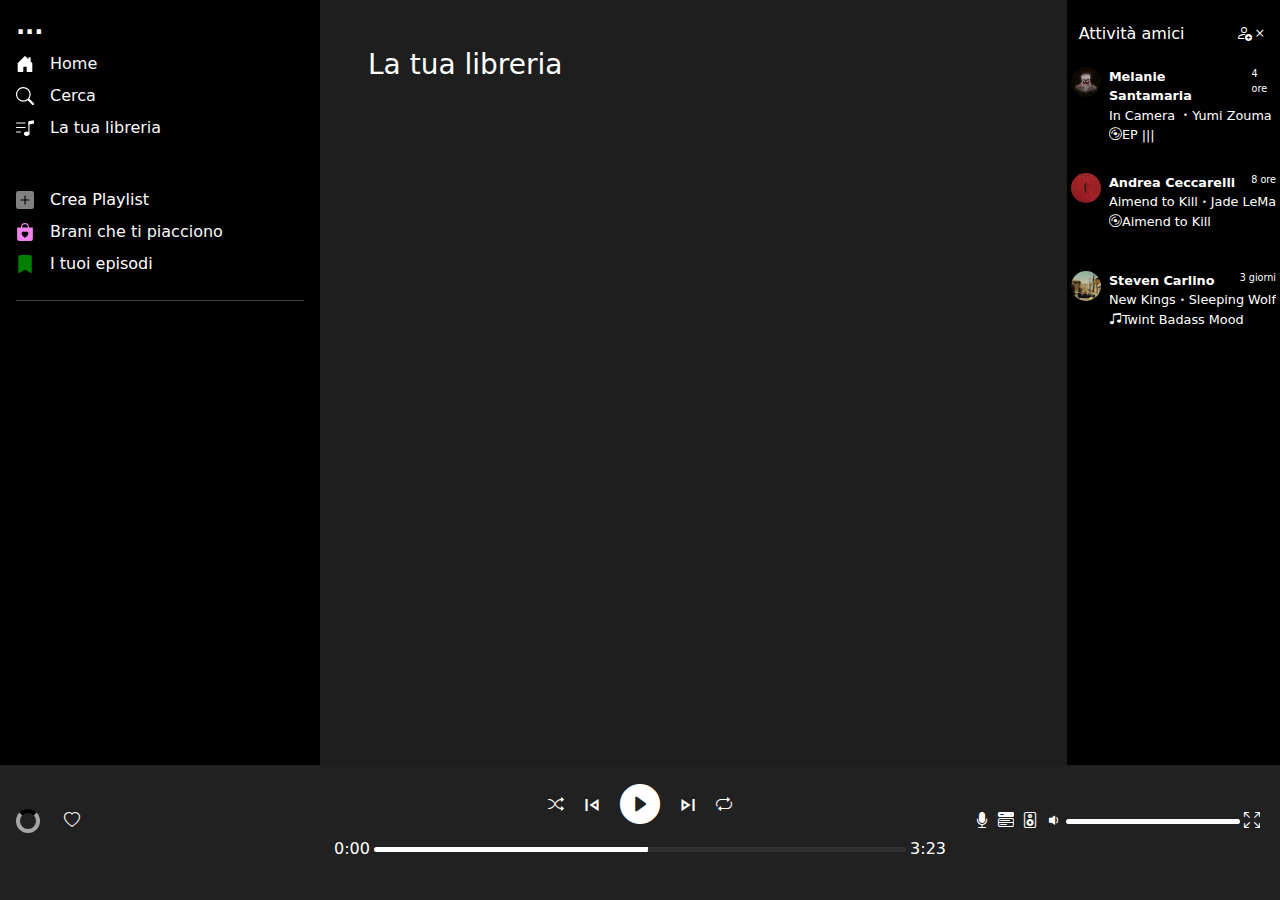
<file: library.html>
<!DOCTYPE html>
<html lang="it" data-bs-theme="dark">
  <head>
    <meta charset="utf-8" />
    <meta name="viewport" content="width=device-width, initial-scale=1" />
    <title>Search</title>
    <link
      href="https://cdn.jsdelivr.net/npm/bootstrap@5.3.3/dist/css/bootstrap.min.css"
      rel="stylesheet"
      integrity="sha384-QWTKZyjpPEjISv5WaRU9OFeRpok6YctnYmDr5pNlyT2bRjXh0JMhjY6hW+ALEwIH"
      crossorigin="anonymous"
    />
    <link rel="stylesheet" href="https://fonts.googleapis.com/css2?family=Material+Symbols+Outlined:opsz,wght,FILL,GRAD@24,400,0,0" />
    <link rel="stylesheet" href="assets/style/custom-style.css" />
    <link rel="stylesheet" href="https://cdn.jsdelivr.net/npm/bootstrap-icons@1.11.3/font/bootstrap-icons.min.css" />
    <link rel="stylesheet" href="https://fonts.googleapis.com/css2?family=Material+Symbols+Outlined:opsz,wght,FILL,GRAD@20..48,100..700,0..1,-50..200" />
    <link rel="icon" href="assets/imgs/main/icons8-spotify.svg" type="image/x-icon" />

    <style>
      :root {
        --base-line-height: 24px;
        --white: rgb(255, 255, 255);
        --off-white: rgba(255, 255, 255, 0.6);
        --spin-duration: 1s;
        --pulse-duration: 750ms;
      }

      .loading {
        border-radius: 50%;
        width: var(--base-line-height);
        height: var(--base-line-height);
        border: 0.25rem solid var(--off-white);
        border-top-color: black;
        animation: spin var(--spin-duration) infinite linear;
      }

      @keyframes spin {
        0% {
          transform: rotate(0deg);
        }

        100% {
          transform: rotate(360deg);
        }
      }

      .box {
        position: relative;
      }

      .input {
        padding: 10px;
        width: 50px;
        height: 50px;
        background: none;
        border: 4px solid #1ed760;
        border-radius: 50px;
        box-sizing: border-box;
        font-family: Comic Sans MS;
        font-size: 26px;
        color: #1ed760;
        outline: none;
        transition: 0.5s;
      }

      /* .box:hover input{
    width: 50%;
    background: #3b3640;
    border-radius: 10px;
} */

      .comparsa {
        width: 50%;
        background: #3b3640;
        border-radius: 10px;
      }

      #mobileFooter {
        background-color: rgba(30, 30, 30, 0.96);
      }

      @media screen and (min-width: 992px) {
        .divPlayer {
          bottom: 0 !important;
        }
      }
    </style>
  </head>

  <body class="bg-grayMain text-white">
    <header class="d-md-none"></header>

    <main>
      <div class="container-fluid">
        <div class="row">
          <div class="col-3 bg-black d-none d-lg-flex px-3 pt-2 flex-column position-sticky top-0 left-0 overflow-hidden" style="height: 100vh">
            <p class="fs-4 fw-semibold mb-2">...</p>
            <p class="d-flex align-items-center mb-2">
              <img src="assets/icons/house-door-fill.svg" alt="homeIcon" class="me-3" /><a href="home.html" class="text-decoration-none text-light">Home</a>
            </p>
            <p class="d-flex align-items-center mb-2">
              <img src="assets/icons/search.svg" alt="searchIcon" class="me-3" /><a href="search.html" class="text-decoration-none text-light">Cerca</a>
            </p>
            <p class="d-flex align-items-center mb-5">
              <img src="assets/icons/music-note-list.svg" alt="libraryIcon" class="me-3" /><a href="library.html" class="text-decoration-none text-light"
                >La tua libreria</a
              >
            </p>
            <p class="d-flex align-items-center mb-2"><img src="assets/icons/plus-square-fill.svg" alt="playIcon" class="me-3" />Crea Playlist</p>
            <p class="d-flex align-items-center mb-2">
              <img src="assets/icons/bag-heart-fill.svg" alt="heartIcon" class="me-3" /><a href="miPiace.html" class="text-decoration-none text-light"
                >Brani che ti piacciono</a
              >
            </p>
            <p class="d-flex align-items-center mb-2"><img src="assets/icons/bookmark-fill.svg" alt="episodesIcon" class="me-3" />I tuoi episodi</p>
            <hr style="border-width: 1px" />
            <ul class="list-unstyled" id="plist"></ul>
            <div>
              <!-- Div che conterrà la lista delle playlist 
                         -->
            </div>
          </div>
          <div class="col-12 px-5 pt-5 col-lg-7 justify-content-center" style="margin-bottom: 40%">
            <div id="scopri" class="row scopri">
              <h3>La tua libreria</h3>
            </div>
          </div>
          <div class="px-1 col-2 bg-black d-none d-lg-flex flex-column align-content-start position-sticky top-0 right-0 overflow-hidden" style="height: 100vh">
            <div class="d-flex justify-content-between m-2 align-items-center">
              <h6 class="my-3">Attività amici</h6>
              <span><i class="bi bi-person-add"></i><i class="bi bi-x"></i></span>
            </div>
            <div class="row h-10 mb-4 mb-md-3">
              <div class="col-2 d-none d-lg-block">
                <img src="./assets/imgs/main/image-1.jpg" alt="foto profilo utente" class="rounded-circle h-10" />
              </div>
              <div class="col-10">
                <p class="d-flex justify-content-between my-0 fs-small">
                  <span class="fw-bold">Melanie Santamaria </span> <span class="fs-supersmall">4 ore</span>
                </p>
                <p class="my-0 fs-small truncateText"><span>In Camera </span><i class="bi bi-dot"></i><span>Yumi Zouma</span></p>
                <p class="fs-small truncateText"><i class="bi bi-disc"></i>EP |||</p>
              </div>
            </div>
            <div class="row h-10 mb-2 mb-md-2">
              <div class="col-2 d-none d-lg-block">
                <img src="./assets/imgs/main/image-11.jpg" alt="foto profilo utente" class="rounded-circle h-10" />
              </div>
              <div class="col-10">
                <p class="d-flex justify-content-between my-0 fs-small">
                  <span class="fw-bold">Andrea Ceccarelli</span> <span class="fs-supersmall">8 ore</span>
                </p>
                <p class="d-flex my-0 fs-small truncateText"><span>Aimend to Kill</span><i class="bi bi-dot"></i><span>Jade LeMac</span></p>
                <p class="fs-11 truncateText"><i class="bi bi-disc"></i>Aimend to Kill</p>
              </div>
            </div>
            <div class="row h-10">
              <div class="col-2 d-none d-lg-block">
                <img src="./assets/imgs/main/image-12.jpg" alt="foto profilo utente" class="rounded-circle h-10" />
              </div>
              <div class="col-10">
                <p class="d-flex justify-content-between my-0 fs-small">
                  <span class="fw-bold">Steven Carlino</span> <span class="fs-supersmall">3 giorni</span>
                </p>
                <p class="d-flex my-0 fs-small truncateText"><span>New Kings</span><i class="bi bi-dot"></i><span class="fs-11">Sleeping Wolf</span></p>
                <p class="fs-11 truncateText"><i class="bi bi-music-note-beamed"></i>Twint Badass Mood</p>
              </div>
            </div>
          </div>
        </div>
      </div>

      <!-- 

         </div> -->
    </main>

    <!--Player  -->
    <div class="divPlayer bg-grayMain align-items-center p-3 position-fixed bottom-10 w-100 z-3 h-15">
      <audio id="audio" crossorigin="anonymous">
        <source src="https://cdn-preview-5.dzcdn.net/stream/c-56b90c84e99cca5b7e5c7f5059e4696f-2.mp3" type="audio/mpeg" />
        Your browser does not support the audio element.
      </audio>
      <div class="row">
        <div class="col-3 d-flex justify-content-st align-items-center text-start">
          <div class="d-flex align-items-center">
            <div>
              <div class="loading" id="loader"></div>
              <img id="imgPlayer" class="divImgPlayer d-none" src="assets/imgs/search/image-1.jpeg" alt="image player" />
            </div>

            <div class="ms-2 d-none d-md-block">
              <h6 id="titlePlayer" class="m-0"></h6>
              <p id="artistPlayer" class="m-0"></p>
            </div>
            <div class="ms-2">
              <i id="heart" class="bi bi-heart ms-2"></i>
              <!--<i class="bi bi-heart-fill"></i> -->
            </div>
          </div>
        </div>
        <div class="col-6 d-flex flex-column justify-content-center align-items-center z-10">
          <div class="d-flex justify-content-center align-items-center mb-2">
            <i id="shuffleButton" class="bi bi-shuffle"></i>
            <i id="resetButton" class="material-symbols-outlined ms-3"> skip_previous </i>
            <i id="play" class="bi bi-play-circle-fill ms-3 display-6"></i>
            <i id="nextTrack" class="material-symbols-outlined ms-3"> skip_next </i>
            <i id="loopButton" class="bi bi-repeat ms-3"></i>
          </div>
          <div class="w-100 d-flex align-items-center">
            <p id="currentDuration" class="m-0 me-1">0:00</p>
            <input type="range" id="rangeAudio" class="slider w-90" />
            <p id="maxDuration" class="m-0 ms-1">3:23</p>
          </div>
        </div>
        <div class="col-3 d-flex justify-content-end align-items-center">
          <i class="bi bi-mic-fill mx-1 d-none d-lg-inline-block"></i>
          <i class="bi bi-menu-button-wide-fill mx-1 d-none d-lg-inline-block"></i>
          <i class="bi bi-speaker mx-1 d-none d-lg-inline-block"></i>

          <i class="bi bi-volume-down-fill mx-1 d-none d-md-block"></i>
          <input type="range" id="volumeControl" class="slider d-none d-md-block" min="0" max="1" step="0.01" value="1" />

          <i class="bi bi-arrows-fullscreen mx-1 d-none d-lg-inline-block"></i>
        </div>
      </div>
    </div>

    <div class="container-fluid position-fixed bottom-0 h-10 d-lg-none d-flex justify-content-between align-items-center z-3" id="mobileFooter">
      <a href="home.html">
        <div class="icon w-100 d-flex flex-column align-items-center">
          <img src="assets/icons/house-door-fill.svg" alt="home" class="d-block w-100" />
          <a class="text-decoration-none text-white">Home</a>
        </div>
      </a>
      <a href="search.html">
        <div class="icon w-100 d-flex flex-column align-items-center">
          <img src="assets/icons/search.svg" alt="search" class="d-block w-100" />
          <a class="text-decoration-none text-white">Cerca</a>
        </div>
      </a>
      <a href="library.html">
        <div class="icon w-100 d-flex flex-column align-items-center">
          <img src="assets/icons/music-note-list.svg" alt="music" class="d-block w-100" />
          <a class="text-decoration-none text-white">La tua libreria</a>
        </div>
      </a>
    </div>

    <script
      src="https://cdn.jsdelivr.net/npm/bootstrap@5.3.3/dist/js/bootstrap.bundle.min.js"
      integrity="sha384-YvpcrYf0tY3lHB60NNkmXc5s9fDVZLESaAA55NDzOxhy9GkcIdslK1eN7N6jIeHz"
      crossorigin="anonymous"
    ></script>
    <script type="module" src="assets/js/library.js"></script>
    <script src="assets/js/list.js"></script>
  </body>
</html>
</file>
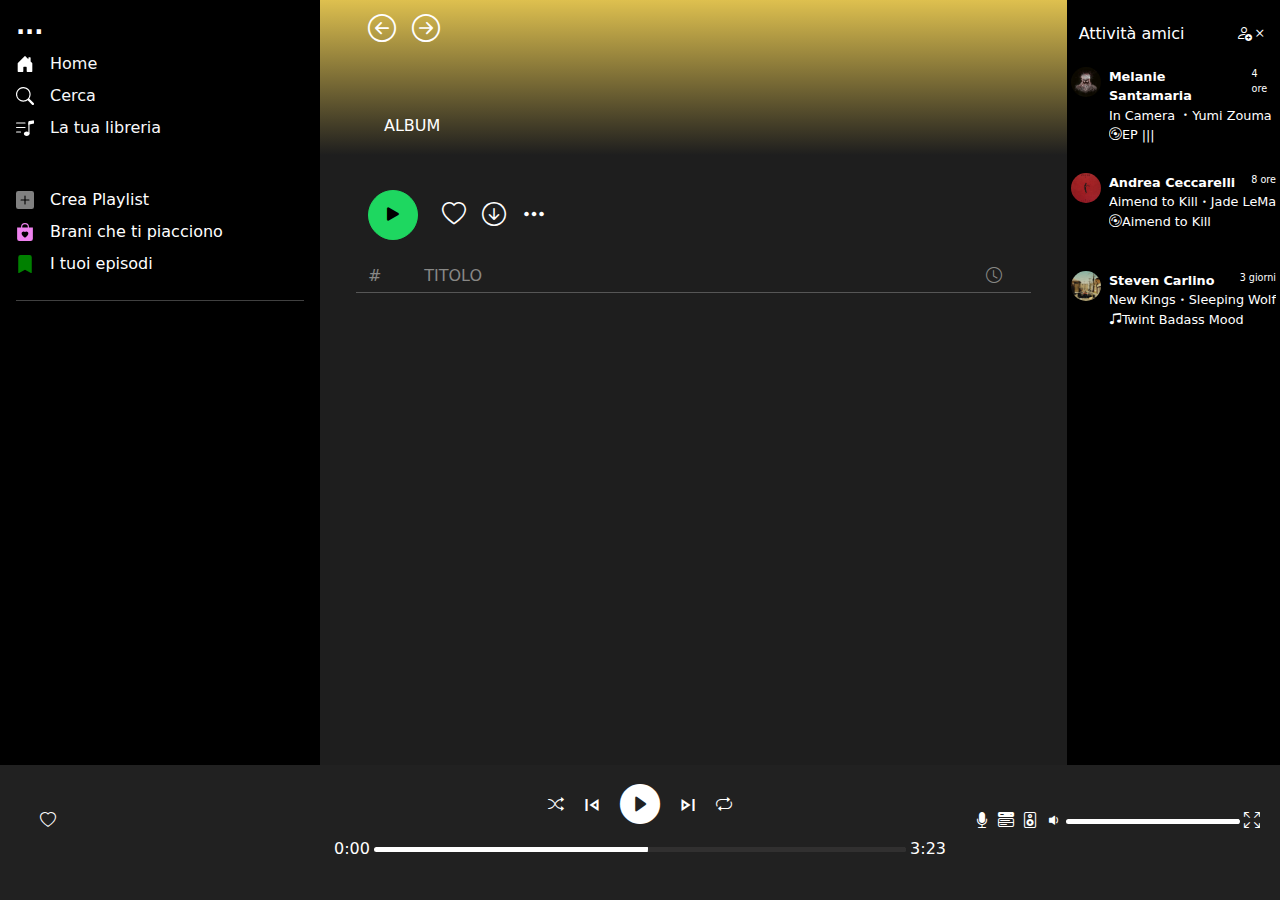
<file: playlistsDetail.html>
<!DOCTYPE html>
<html lang="it" data-bs-theme="dark">
  <head>
    <meta charset="utf-8" />
    <meta name="viewport" content="width=device-width, initial-scale=1" />
    <title>Album details</title>
    <link
      href="https://cdn.jsdelivr.net/npm/bootstrap@5.3.3/dist/css/bootstrap.min.css"
      rel="stylesheet"
      integrity="sha384-QWTKZyjpPEjISv5WaRU9OFeRpok6YctnYmDr5pNlyT2bRjXh0JMhjY6hW+ALEwIH"
      crossorigin="anonymous"
    />
    <link rel="stylesheet" href="https://fonts.googleapis.com/css2?family=Material+Symbols+Outlined:opsz,wght,FILL,GRAD@24,400,0,0" />
    <link rel="stylesheet" href="assets/style/custom-style.css" />
    <link rel="stylesheet" href="https://cdn.jsdelivr.net/npm/bootstrap-icons@1.11.3/font/bootstrap-icons.min.css" />
    <style>
      #mobileFooter {
        background-color: rgba(30, 30, 30, 0.96);
      }

      @media screen and (min-width: 992px) {
        .divPlayer {
          bottom: 0 !important;
        }
      }
    </style>
  </head>

  <body class="bg-grayMain text-white">
    <header class="d-md-none"></header>

    <main>
      <div class="container-fluid">
        <div class="row">
          <div class="col-3 bg-black d-none d-lg-flex px-3 pt-2 flex-column position-sticky top-0 left-0 overflow-hidden" style="height: 100vh">
            <p class="fs-4 fw-semibold mb-2">...</p>
            <p class="d-flex align-items-center mb-2">
              <img src="assets/icons/house-door-fill.svg" alt="homeIcon" class="me-3" /><a href="index.html" class="text-decoration-none text-light">Home</a>
            </p>
            <p class="d-flex align-items-center mb-2">
              <img src="assets/icons/search.svg" alt="searchIcon" class="me-3" /><a href="search.html" class="text-decoration-none text-light">Cerca</a>
            </p>
            <p class="d-flex align-items-center mb-5">
              <img src="assets/icons/music-note-list.svg" alt="libraryIcon" class="me-3" /><a href="#" class="text-decoration-none text-light"
                >La tua libreria</a
              >
            </p>
            <p class="d-flex align-items-center mb-2"><img src="assets/icons/plus-square-fill.svg" alt="playIcon" class="me-3" />Crea Playlist</p>
            <p class="d-flex align-items-center mb-2"><img src="assets/icons/bag-heart-fill.svg" alt="heartIcon" class="me-3" />Brani che ti piacciono</p>
            <p class="d-flex align-items-center mb-2"><img src="assets/icons/bookmark-fill.svg" alt="episodesIcon" class="me-3" />I tuoi episodi</p>
            <hr style="border-width: 1px" />
            <ul class="list-unstyled" id="plist"></ul>
            <div>
              <!-- Div che conterrà la lista delle playlist -->
            </div>
          </div>
          <div class="col-12 px-5 pt-5 col-lg-7 albumHead" id="albumdettagli" style="margin-bottom: 40%" id="centerColumn">
            <div class="row">
              <div class="d-flex mt-2">
                <i class="bi bi-arrow-left-circle fs-3"></i>
                <i class="bi bi-arrow-right-circle fs-3 ms-3"></i>
              </div>
              <div class="col-9 col-lg-9 d-flex flex-column ms-3 fs-sm-4 mt-xl-5 mt-xxl-8">
                <p class="mt-3 mb-1">ALBUM</p>
                <h1 class="flex-grow-2 mb-2 fs-9 fw-bold" id="title"></h1>
                <p class="flex-grow-1" id="artist"></p>
              </div>
            </div>
            <div class="mt-4 d-flex align-items-center">
              <button type="button" id="playArtist" class="btn btn-primary rounded-circle me-2"><i class="bi bi-play-fill fs-4"></i></button>
              <i class="bi bi-heart ms-lg-3 fs-4"></i>
              <i class="bi bi-arrow-down-circle fs-4 ms-3"></i>
              <i class="bi bi-three-dots fs-4 ms-3"></i>
            </div>
            <div class="row mt-4">
              <div class="col-1 text-undertitle">
                <p class="mb-1">#</p>
              </div>
              <div class="col-10 text-undertitle">
                <p class="mb-0">TITOLO</p>
              </div>
              <div class="col-1">
                <i class="bi bi-clock text-undertitle"></i>
              </div>
              <hr />
            </div>

            <div class="row mt-2" id="lists"></div>
          </div>
          <div class="px-1 col-2 bg-black d-none d-lg-flex flex-column align-content-start position-sticky top-0 right-0 overflow-hidden" style="height: 100vh">
            <div class="d-flex justify-content-between m-2 align-items-center">
              <h6 class="my-3">Attività amici</h6>
              <span><i class="bi bi-person-add"></i><i class="bi bi-x"></i></span>
            </div>
            <div class="row h-10 mb-4 mb-md-3">
              <div class="col-2 d-none d-lg-block">
                <img src="./assets/imgs/main/image-1.jpg" alt="foto profilo utente" class="rounded-circle h-10" />
              </div>
              <div class="col-10">
                <p class="d-flex justify-content-between my-0 fs-small">
                  <span class="fw-bold">Melanie Santamaria </span> <span class="fs-supersmall">4 ore</span>
                </p>
                <p class="my-0 fs-small truncateText"><span>In Camera </span><i class="bi bi-dot"></i><span>Yumi Zouma</span></p>
                <p class="fs-small truncateText"><i class="bi bi-disc"></i>EP |||</p>
              </div>
            </div>
            <div class="row h-10 mb-2 mb-md-2">
              <div class="col-2 d-none d-lg-block">
                <img src="./assets/imgs/main/image-11.jpg" alt="foto profilo utente" class="rounded-circle h-10" />
              </div>
              <div class="col-10">
                <p class="d-flex justify-content-between my-0 fs-small">
                  <span class="fw-bold">Andrea Ceccarelli</span> <span class="fs-supersmall">8 ore</span>
                </p>
                <p class="d-flex my-0 fs-small truncateText"><span>Aimend to Kill</span><i class="bi bi-dot"></i><span>Jade LeMac</span></p>
                <p class="fs-11 truncateText"><i class="bi bi-disc"></i>Aimend to Kill</p>
              </div>
            </div>
            <div class="row h-10">
              <div class="col-2 d-none d-lg-block">
                <img src="./assets/imgs/main/image-12.jpg" alt="foto profilo utente" class="rounded-circle h-10" />
              </div>
              <div class="col-10">
                <p class="d-flex justify-content-between my-0 fs-small">
                  <span class="fw-bold">Steven Carlino</span> <span class="fs-supersmall">3 giorni</span>
                </p>
                <p class="d-flex my-0 fs-small truncateText"><span>New Kings </span><i class="bi bi-dot"></i><span class="fs-11">Sleeping Wolf</span></p>
                <p class="fs-11 truncateText"><i class="bi bi-music-note-beamed"></i>Twint Badass Mood</p>
              </div>
            </div>
          </div>
        </div>
      </div>

      <!-- 

         </div> -->
    </main>

    <!--Player  -->
    <div class="divPlayer bg-grayMain align-items-center p-3 position-fixed bottom-10 w-100 z-3 h-15">
      <audio id="audio" crossorigin="anonymous">
        <source src="https://cdn-preview-5.dzcdn.net/stream/c-56b90c84e99cca5b7e5c7f5059e4696f-2.mp3" type="audio/mpeg" />
        Your browser does not support the audio element.
      </audio>
      <div class="row">
        <div class="col-3 d-flex justify-content-st align-items-center text-start">
          <div class="d-flex align-items-center">
            <div>
              <div class="loading" id="loader"></div>
              <img id="imgPlayer" class="divImgPlayer d-none" src="assets/imgs/search/image-1.jpeg" alt="image player" />
            </div>

            <div class="ms-2 d-none d-md-block">
              <h6 id="titlePlayer" class="m-0"></h6>
              <p id="artistPlayer" class="m-0"></p>
            </div>
            <div class="ms-2">
              <i id="heart" class="bi bi-heart ms-2"></i>
              <!--<i class="bi bi-heart-fill"></i> -->
            </div>
          </div>
        </div>
        <div class="col-6 d-flex flex-column justify-content-center align-items-center z-10">
          <div class="d-flex justify-content-center align-items-center mb-2">
            <i id="shuffleButton" class="bi bi-shuffle"></i>
            <i id="resetButton" class="material-symbols-outlined ms-3"> skip_previous </i>
            <i id="play" class="bi bi-play-circle-fill ms-3 display-6"></i>
            <i id="nextTrack" class="material-symbols-outlined ms-3"> skip_next </i>
            <i id="loopButton" class="bi bi-repeat ms-3"></i>
          </div>
          <div class="w-100 d-flex align-items-center">
            <p id="currentDuration" class="m-0 me-1">0:00</p>
            <input type="range" id="rangeAudio" class="slider w-90" />
            <p id="maxDuration" class="m-0 ms-1">3:23</p>
          </div>
        </div>
        <div class="col-3 d-flex justify-content-end align-items-center">
          <i class="bi bi-mic-fill mx-1 d-none d-lg-inline-block"></i>
          <i class="bi bi-menu-button-wide-fill mx-1 d-none d-lg-inline-block"></i>
          <i class="bi bi-speaker mx-1 d-none d-lg-inline-block"></i>

          <i class="bi bi-volume-down-fill mx-1 d-none d-md-block"></i>
          <input type="range" id="volumeControl" class="slider d-none d-md-block" min="0" max="1" step="0.01" value="1" />

          <i class="bi bi-arrows-fullscreen mx-1 d-none d-lg-inline-block"></i>
        </div>
      </div>
    </div>

    <div class="container-fluid position-fixed bottom-0 h-10 d-lg-none d-flex justify-content-between align-items-center" id="mobileFooter">
      <a href="index.html">
        <div class="icon w-100 d-flex flex-column align-items-center">
          <img src="assets/icons/house-door-fill.svg" alt="home" class="d-block w-100" />
          <a class="text-decoration-none text-white">Home</a>
        </div>
      </a>
      <a href="search.html">
        <div class="icon w-100 d-flex flex-column align-items-center">
          <img src="assets/icons/search.svg" alt="search" class="d-block w-100" />
          <a class="text-decoration-none text-white">Cerca</a>
        </div>
      </a>
      <a href="library.html">
        <div class="icon w-100 d-flex flex-column align-items-center">
          <img src="assets/icons/music-note-list.svg" alt="music" class="d-block w-100" />
          <a class="text-decoration-none text-white">La tua libreria</a>
        </div>
      </a>
    </div>

    <script
      src="https://cdn.jsdelivr.net/npm/bootstrap@5.3.3/dist/js/bootstrap.bundle.min.js"
      integrity="sha384-YvpcrYf0tY3lHB60NNkmXc5s9fDVZLESaAA55NDzOxhy9GkcIdslK1eN7N6jIeHz"
      crossorigin="anonymous"
    ></script>
  </body>
  <script type="module" src="assets/js/miPiace.js"></script>
  <script src="assets/js/list.js"></script>
</html>
</file>
<file: assets/style/custom-style.css>
@charset "UTF-8";
@import url("https://fonts.googleapis.com/css?family=Inconsolata:700");
.divImgPlayer {
  width: 50px;
}

.slider {
  height: 5px;
}

.divPlayer i {
  cursor: pointer;
  -webkit-user-select: none;
     -moz-user-select: none;
          user-select: none;
}

.bg-linear-gradient {
  background: linear-gradient(to right, #000000, #1E1E1E);
}

.position-top-negative {
  top: -35px;
}

.position-left-nextIcon {
  left: -25em;
}

.radius-top-left {
  border-top-left-radius: 15px;
}

.radius-top-right {
  border-top-right-radius: 15px;
}

.radius-bottom-right {
  border-bottom-right-radius: 15px;
}

.radius-bottom-left {
  border-bottom-left-radius: 15px;
}

.scaleHover {
  transition: transform 0.3s linear 0s, display 0.3s linear 0s;
}

.scaleHover:hover {
  transform: scale(1.05);
  background-color: #313030;
  z-index: 2;
}

.scaleHover:hover .card-body {
  display: block !important;
}

.scaleHover:hover .circle-button {
  display: block !important;
}

.scaleHover:hover .circle-button {
  display: block !important;
}

@keyframes slideInTop {
  0% {
    transform: translateY(10px);
    opacity: 0;
  }
  50% {
    transform: translateY(5px);
    opacity: 0.7;
  }
  100% {
    transform: translateY(0px);
    opacity: 1;
  }
}
.position-relative:hover .circle-button {
  display: block;
  /* Mostra il pulsante */
  animation-name: slideInTop;
  animation-timing-function: ease-in;
  animation-duration: 0.2s;
  animation-iteration-count: 1;
}

.truncateText {
  white-space: nowrap;
  overflow: hidden;
  text-overflow: ellipsis;
}

* {
  margin: 0;
  padding: 0;
  box-sizing: border-box;
}

html,
body {
  width: 100%;
  height: 100%;
}

body {
  background: #252525;
}

#albumdettagli {
  padding-top: 0 !important;
}

.container-fluid, .container-xxl, .container-xl, .container-lg, .container-md, .container-sm {
  background-color: #1E1E1E;
}

.artist-img {
  width: 30px;
  height: 30px;
  border-radius: 50%;
  -o-object-fit: cover;
     object-fit: cover;
}

.albumHead {
  background: #1E1E1E;
  background: linear-gradient(0deg, #1E1E1E 60%, #DEC04F 100%);
}

.miPiaceHead {
  background: #1E1E1E;
  background: linear-gradient(0deg, #1E1E1E 60%, #49348E 100%);
}

.underTitle {
  color: #888886;
}

input[type=range] {
  /* removing default appearance */
  -webkit-appearance: none;
  -moz-appearance: none;
       appearance: none;
  /* creating a custom design */
  width: 100%;
  cursor: pointer;
  outline: none;
  /*  slider progress trick  */
  overflow: hidden;
  border-radius: 16px;
}

input[type=range]::-webkit-slider-runnable-track {
  height: 20px;
  background: #313030;
  border-radius: 16px;
}

/* Track: Mozilla Firefox */
input[type=range]::-moz-range-track {
  height: 20px;
  background: #313030;
  border-radius: 16px;
}

/* Thumb: webkit */
input[type=range]::-webkit-slider-thumb {
  /* removing default appearance */
  -webkit-appearance: none;
  appearance: none;
  /* creating a custom design */
  height: 20px;
  width: 15px;
  background-color: #fff;
  border-radius: 50%;
  border: 2px solid white;
  /*  slider progress trick  */
  box-shadow: -407px 0 0 400px white;
}

/* Thumb: Firefox */
input[type=range]::-moz-range-thumb {
  height: 20px;
  width: 15px;
  background-color: #fff;
  border-radius: 50%;
  border: 1px solid white;
  /*  slider progress trick  */
  box-shadow: -407px 0 0 400px white;
}

.selected-title {
  color: #1ED760;
  font-weight: bold; /* Facoltativo: aggiunge peso al testo */
}

.search-container {
  position: relative;
  width: 100%; /* Assicurati che il contenitore abbia una larghezza specificata o ereditata */
  max-width: 600px; /* Limita la larghezza massima del contenitore, se necessario */
}

.inputSearch {
  width: 40px; /* Larghezza iniziale */
  height: 40px; /* Altezza dell'input */
  border-radius: 20px; /* Cerchio */
  border: 2px solid #888; /* Bordo */
  padding-left: 40px; /* Spazio per l'icona */
  outline: none;
  transition: width 0.8s ease, border-radius 0.8s ease, background-color 0.8s ease; /* Durata aumentata */
  background-color: #1B1B1B; /* Colore di sfondo */
  box-sizing: border-box; /* Include il padding nella larghezza totale */
}
.inputSearch.expanded {
  width: 100%; /* Espande l'input a tutta la larghezza del contenitore */
  border-radius: 10px; /* Riduce il raggio dei bordi */
  border-color: #ccc; /* Cambia il colore del bordo */
}
.inputSearch::-moz-placeholder {
  color: #aaa; /* Colore del placeholder */
  -moz-transition: opacity 0.8s ease;
  transition: opacity 0.8s ease; /* Durata aumentata */
}
.inputSearch::placeholder {
  color: #aaa; /* Colore del placeholder */
  transition: opacity 0.8s ease; /* Durata aumentata */
}
.inputSearch:focus::-moz-placeholder {
  opacity: 0; /* Nasconde il placeholder quando l'input è in focus */
}
.inputSearch:focus::placeholder {
  opacity: 0; /* Nasconde il placeholder quando l'input è in focus */
}

.search-icon {
  position: absolute;
  left: 12px; /* Posizionamento dell'icona all'interno dell'input */
  top: 50%;
  transform: translateY(-50%);
  pointer-events: none; /* Evita che l'icona sia cliccabile */
  color: #aaa; /* Colore dell'icona */
  font-size: 1.2em; /* Dimensione dell'icona */
}

.scopri .bg-red {
  background-color: #E13300;
}
.scopri .bg-blue {
  background-color: #1E3264;
}
.scopri .bg-pink {
  background-color: #E8115C;
}
.scopri .bg-green {
  background-color: #158A08;
}
.scopri .bg-brown {
  background-color: #BC5800;
}
.scopri .bg-violet {
  background-color: #8C67AC;
}
.scopri .bg-orange {
  background-color: #D84000;
}

/*!
 * Bootstrap  v5.3.3 (https://getbootstrap.com/)
 * Copyright 2011-2024 The Bootstrap Authors
 * Licensed under MIT (https://github.com/twbs/bootstrap/blob/main/LICENSE)
 */
:root,
[data-bs-theme=light] {
  --bs-blue: #0d6efd;
  --bs-indigo: #6610f2;
  --bs-purple: #6f42c1;
  --bs-pink: #d63384;
  --bs-red: #dc3545;
  --bs-orange: #fd7e14;
  --bs-yellow: #ffc107;
  --bs-green: #198754;
  --bs-teal: #20c997;
  --bs-cyan: #0dcaf0;
  --bs-black: #000;
  --bs-white: #fff;
  --bs-gray: #6c757d;
  --bs-gray-dark: #343a40;
  --bs-gray-100: #f8f9fa;
  --bs-gray-200: #e9ecef;
  --bs-gray-300: #dee2e6;
  --bs-gray-400: #ced4da;
  --bs-gray-500: #adb5bd;
  --bs-gray-600: #6c757d;
  --bs-gray-700: #495057;
  --bs-gray-800: #343a40;
  --bs-gray-900: #212529;
  --bs-primary: #1ED760;
  --bs-secondary: #6c757d;
  --bs-success: #1ACB98;
  --bs-info: #0dcaf0;
  --bs-warning: #FFAA46;
  --bs-danger: #dc3545;
  --bs-light: #f8f9fa;
  --bs-dark: #313030;
  --bs-grayground: #000000;
  --bs-grayMain: #212121;
  --bs-grayCard: #2C2C2C;
  --bs-chit: #4498E7;
  --bs-undertitle: #888886;
  --bs-min: #CEC7AD;
  --bs-primary-rgb: 30, 215, 96;
  --bs-secondary-rgb: 108, 117, 125;
  --bs-success-rgb: 26, 203, 152;
  --bs-info-rgb: 13, 202, 240;
  --bs-warning-rgb: 255, 170, 70;
  --bs-danger-rgb: 220, 53, 69;
  --bs-light-rgb: 248, 249, 250;
  --bs-dark-rgb: 49, 48, 48;
  --bs-grayground-rgb: 0, 0, 0;
  --bs-grayMain-rgb: 33, 33, 33;
  --bs-grayCard-rgb: 44, 44, 44;
  --bs-chit-rgb: 68, 152, 231;
  --bs-undertitle-rgb: 136, 136, 134;
  --bs-min-rgb: 206, 199, 173;
  --bs-primary-text-emphasis: #052c65;
  --bs-secondary-text-emphasis: #2b2f32;
  --bs-success-text-emphasis: #0a3622;
  --bs-info-text-emphasis: #055160;
  --bs-warning-text-emphasis: #664d03;
  --bs-danger-text-emphasis: #58151c;
  --bs-light-text-emphasis: #495057;
  --bs-dark-text-emphasis: #495057;
  --bs-primary-bg-subtle: #cfe2ff;
  --bs-secondary-bg-subtle: #e2e3e5;
  --bs-success-bg-subtle: #d1e7dd;
  --bs-info-bg-subtle: #cff4fc;
  --bs-warning-bg-subtle: #fff3cd;
  --bs-danger-bg-subtle: #f8d7da;
  --bs-light-bg-subtle: #fcfcfd;
  --bs-dark-bg-subtle: #ced4da;
  --bs-primary-border-subtle: #9ec5fe;
  --bs-secondary-border-subtle: #c4c8cb;
  --bs-success-border-subtle: #a3cfbb;
  --bs-info-border-subtle: #9eeaf9;
  --bs-warning-border-subtle: #ffe69c;
  --bs-danger-border-subtle: #f1aeb5;
  --bs-light-border-subtle: #e9ecef;
  --bs-dark-border-subtle: #adb5bd;
  --bs-white-rgb: 255, 255, 255;
  --bs-black-rgb: 0, 0, 0;
  --bs-font-sans-serif: system-ui, -apple-system, "Segoe UI", Roboto, "Helvetica Neue", "Noto Sans", "Liberation Sans", Arial, sans-serif, "Apple Color Emoji", "Segoe UI Emoji", "Segoe UI Symbol", "Noto Color Emoji";
  --bs-font-monospace: SFMono-Regular, Menlo, Monaco, Consolas, "Liberation Mono", "Courier New", monospace;
  --bs-gradient: linear-gradient(180deg, rgba(255, 255, 255, 0.15), rgba(255, 255, 255, 0));
  --bs-body-font-family: var(--bs-font-sans-serif);
  --bs-body-font-size: 1rem;
  --bs-body-font-weight: 400;
  --bs-body-line-height: 1.5;
  --bs-body-color: #212529;
  --bs-body-color-rgb: 33, 37, 41;
  --bs-body-bg: #fff;
  --bs-body-bg-rgb: 255, 255, 255;
  --bs-emphasis-color: #000;
  --bs-emphasis-color-rgb: 0, 0, 0;
  --bs-secondary-color: rgba(33, 37, 41, 0.75);
  --bs-secondary-color-rgb: 33, 37, 41;
  --bs-secondary-bg: #e9ecef;
  --bs-secondary-bg-rgb: 233, 236, 239;
  --bs-tertiary-color: rgba(33, 37, 41, 0.5);
  --bs-tertiary-color-rgb: 33, 37, 41;
  --bs-tertiary-bg: #f8f9fa;
  --bs-tertiary-bg-rgb: 248, 249, 250;
  --bs-heading-color: inherit;
  --bs-link-color: #0d6efd;
  --bs-link-color-rgb: 13, 110, 253;
  --bs-link-decoration: underline;
  --bs-link-hover-color: #0a58ca;
  --bs-link-hover-color-rgb: 10, 88, 202;
  --bs-code-color: #d63384;
  --bs-highlight-color: #212529;
  --bs-highlight-bg: #fff3cd;
  --bs-border-width: 1px;
  --bs-border-style: solid;
  --bs-border-color: #dee2e6;
  --bs-border-color-translucent: rgba(0, 0, 0, 0.175);
  --bs-border-radius: 0.375rem;
  --bs-border-radius-sm: 0.25rem;
  --bs-border-radius-lg: 0.5rem;
  --bs-border-radius-xl: 1rem;
  --bs-border-radius-xxl: 2rem;
  --bs-border-radius-2xl: var(--bs-border-radius-xxl);
  --bs-border-radius-pill: 50rem;
  --bs-box-shadow: 0 0.5rem 1rem rgba(0, 0, 0, 0.15);
  --bs-box-shadow-sm: 0 0.125rem 0.25rem rgba(0, 0, 0, 0.075);
  --bs-box-shadow-lg: 0 1rem 3rem rgba(0, 0, 0, 0.175);
  --bs-box-shadow-inset: inset 0 1px 2px rgba(0, 0, 0, 0.075);
  --bs-focus-ring-width: 0.25rem;
  --bs-focus-ring-opacity: 0.25;
  --bs-focus-ring-color: rgba(13, 110, 253, 0.25);
  --bs-form-valid-color: #198754;
  --bs-form-valid-border-color: #198754;
  --bs-form-invalid-color: #dc3545;
  --bs-form-invalid-border-color: #dc3545;
}

[data-bs-theme=dark] {
  color-scheme: dark;
  --bs-body-color: #dee2e6;
  --bs-body-color-rgb: 222, 226, 230;
  --bs-body-bg: #212529;
  --bs-body-bg-rgb: 33, 37, 41;
  --bs-emphasis-color: #fff;
  --bs-emphasis-color-rgb: 255, 255, 255;
  --bs-secondary-color: rgba(222, 226, 230, 0.75);
  --bs-secondary-color-rgb: 222, 226, 230;
  --bs-secondary-bg: #343a40;
  --bs-secondary-bg-rgb: 52, 58, 64;
  --bs-tertiary-color: rgba(222, 226, 230, 0.5);
  --bs-tertiary-color-rgb: 222, 226, 230;
  --bs-tertiary-bg: #2b3035;
  --bs-tertiary-bg-rgb: 43, 48, 53;
  --bs-primary-text-emphasis: #6ea8fe;
  --bs-secondary-text-emphasis: #a7acb1;
  --bs-success-text-emphasis: #75b798;
  --bs-info-text-emphasis: #6edff6;
  --bs-warning-text-emphasis: #ffda6a;
  --bs-danger-text-emphasis: #ea868f;
  --bs-light-text-emphasis: #f8f9fa;
  --bs-dark-text-emphasis: #dee2e6;
  --bs-primary-bg-subtle: #031633;
  --bs-secondary-bg-subtle: #161719;
  --bs-success-bg-subtle: #051b11;
  --bs-info-bg-subtle: #032830;
  --bs-warning-bg-subtle: #332701;
  --bs-danger-bg-subtle: #2c0b0e;
  --bs-light-bg-subtle: #343a40;
  --bs-dark-bg-subtle: #1a1d20;
  --bs-primary-border-subtle: #084298;
  --bs-secondary-border-subtle: #41464b;
  --bs-success-border-subtle: #0f5132;
  --bs-info-border-subtle: #087990;
  --bs-warning-border-subtle: #997404;
  --bs-danger-border-subtle: #842029;
  --bs-light-border-subtle: #495057;
  --bs-dark-border-subtle: #343a40;
  --bs-heading-color: inherit;
  --bs-link-color: #6ea8fe;
  --bs-link-hover-color: #8bb9fe;
  --bs-link-color-rgb: 110, 168, 254;
  --bs-link-hover-color-rgb: 139, 185, 254;
  --bs-code-color: #e685b5;
  --bs-highlight-color: #dee2e6;
  --bs-highlight-bg: #664d03;
  --bs-border-color: #495057;
  --bs-border-color-translucent: rgba(255, 255, 255, 0.15);
  --bs-form-valid-color: #75b798;
  --bs-form-valid-border-color: #75b798;
  --bs-form-invalid-color: #ea868f;
  --bs-form-invalid-border-color: #ea868f;
}

*,
*::before,
*::after {
  box-sizing: border-box;
}

@media (prefers-reduced-motion: no-preference) {
  :root {
    scroll-behavior: smooth;
  }
}

body {
  margin: 0;
  font-family: var(--bs-body-font-family);
  font-size: var(--bs-body-font-size);
  font-weight: var(--bs-body-font-weight);
  line-height: var(--bs-body-line-height);
  color: var(--bs-body-color);
  text-align: var(--bs-body-text-align);
  background-color: var(--bs-body-bg);
  -webkit-text-size-adjust: 100%;
  -webkit-tap-highlight-color: rgba(0, 0, 0, 0);
}

hr {
  margin: 1rem 0;
  color: inherit;
  border: 0;
  border-top: var(--bs-border-width) solid;
  opacity: 0.25;
}

h6, .h6, h5, .h5, h4, .h4, h3, .h3, h2, .h2, h1, .h1 {
  margin-top: 0;
  margin-bottom: 0.5rem;
  font-weight: 500;
  line-height: 1.2;
  color: var(--bs-heading-color);
}

h1, .h1 {
  font-size: calc(1.375rem + 1.5vw);
}
@media (min-width: 1200px) {
  h1, .h1 {
    font-size: 2.5rem;
  }
}

h2, .h2 {
  font-size: calc(1.325rem + 0.9vw);
}
@media (min-width: 1200px) {
  h2, .h2 {
    font-size: 2rem;
  }
}

h3, .h3 {
  font-size: calc(1.3rem + 0.6vw);
}
@media (min-width: 1200px) {
  h3, .h3 {
    font-size: 1.75rem;
  }
}

h4, .h4 {
  font-size: calc(1.275rem + 0.3vw);
}
@media (min-width: 1200px) {
  h4, .h4 {
    font-size: 1.5rem;
  }
}

h5, .h5 {
  font-size: 1.25rem;
}

h6, .h6 {
  font-size: 1rem;
}

p {
  margin-top: 0;
  margin-bottom: 1rem;
}

abbr[title] {
  -webkit-text-decoration: underline dotted;
          text-decoration: underline dotted;
  cursor: help;
  -webkit-text-decoration-skip-ink: none;
          text-decoration-skip-ink: none;
}

address {
  margin-bottom: 1rem;
  font-style: normal;
  line-height: inherit;
}

ol,
ul {
  padding-left: 2rem;
}

ol,
ul,
dl {
  margin-top: 0;
  margin-bottom: 1rem;
}

ol ol,
ul ul,
ol ul,
ul ol {
  margin-bottom: 0;
}

dt {
  font-weight: 700;
}

dd {
  margin-bottom: 0.5rem;
  margin-left: 0;
}

blockquote {
  margin: 0 0 1rem;
}

b,
strong {
  font-weight: bolder;
}

small, .small {
  font-size: 0.875em;
}

mark, .mark {
  padding: 0.1875em;
  color: var(--bs-highlight-color);
  background-color: var(--bs-highlight-bg);
}

sub,
sup {
  position: relative;
  font-size: 0.75em;
  line-height: 0;
  vertical-align: baseline;
}

sub {
  bottom: -0.25em;
}

sup {
  top: -0.5em;
}

a {
  color: rgba(var(--bs-link-color-rgb), var(--bs-link-opacity, 1));
  text-decoration: underline;
}
a:hover {
  --bs-link-color-rgb: var(--bs-link-hover-color-rgb);
}

a:not([href]):not([class]), a:not([href]):not([class]):hover {
  color: inherit;
  text-decoration: none;
}

pre,
code,
kbd,
samp {
  font-family: var(--bs-font-monospace);
  font-size: 1em;
}

pre {
  display: block;
  margin-top: 0;
  margin-bottom: 1rem;
  overflow: auto;
  font-size: 0.875em;
}
pre code {
  font-size: inherit;
  color: inherit;
  word-break: normal;
}

code {
  font-size: 0.875em;
  color: var(--bs-code-color);
  word-wrap: break-word;
}
a > code {
  color: inherit;
}

kbd {
  padding: 0.1875rem 0.375rem;
  font-size: 0.875em;
  color: var(--bs-body-bg);
  background-color: var(--bs-body-color);
  border-radius: 0.25rem;
}
kbd kbd {
  padding: 0;
  font-size: 1em;
}

figure {
  margin: 0 0 1rem;
}

img,
svg {
  vertical-align: middle;
}

table {
  caption-side: bottom;
  border-collapse: collapse;
}

caption {
  padding-top: 0.5rem;
  padding-bottom: 0.5rem;
  color: var(--bs-secondary-color);
  text-align: left;
}

th {
  text-align: inherit;
  text-align: -webkit-match-parent;
}

thead,
tbody,
tfoot,
tr,
td,
th {
  border-color: inherit;
  border-style: solid;
  border-width: 0;
}

label {
  display: inline-block;
}

button {
  border-radius: 0;
}

button:focus:not(:focus-visible) {
  outline: 0;
}

input,
button,
select,
optgroup,
textarea {
  margin: 0;
  font-family: inherit;
  font-size: inherit;
  line-height: inherit;
}

button,
select {
  text-transform: none;
}

[role=button] {
  cursor: pointer;
}

select {
  word-wrap: normal;
}
select:disabled {
  opacity: 1;
}

[list]:not([type=date]):not([type=datetime-local]):not([type=month]):not([type=week]):not([type=time])::-webkit-calendar-picker-indicator {
  display: none !important;
}

button,
[type=button],
[type=reset],
[type=submit] {
  -webkit-appearance: button;
}
button:not(:disabled),
[type=button]:not(:disabled),
[type=reset]:not(:disabled),
[type=submit]:not(:disabled) {
  cursor: pointer;
}

::-moz-focus-inner {
  padding: 0;
  border-style: none;
}

textarea {
  resize: vertical;
}

fieldset {
  min-width: 0;
  padding: 0;
  margin: 0;
  border: 0;
}

legend {
  float: left;
  width: 100%;
  padding: 0;
  margin-bottom: 0.5rem;
  font-size: calc(1.275rem + 0.3vw);
  line-height: inherit;
}
@media (min-width: 1200px) {
  legend {
    font-size: 1.5rem;
  }
}
legend + * {
  clear: left;
}

::-webkit-datetime-edit-fields-wrapper,
::-webkit-datetime-edit-text,
::-webkit-datetime-edit-minute,
::-webkit-datetime-edit-hour-field,
::-webkit-datetime-edit-day-field,
::-webkit-datetime-edit-month-field,
::-webkit-datetime-edit-year-field {
  padding: 0;
}

::-webkit-inner-spin-button {
  height: auto;
}

[type=search] {
  -webkit-appearance: textfield;
  outline-offset: -2px;
}

/* rtl:raw:
[type="tel"],
[type="url"],
[type="email"],
[type="number"] {
  direction: ltr;
}
*/
::-webkit-search-decoration {
  -webkit-appearance: none;
}

::-webkit-color-swatch-wrapper {
  padding: 0;
}

::file-selector-button {
  font: inherit;
  -webkit-appearance: button;
}

output {
  display: inline-block;
}

iframe {
  border: 0;
}

summary {
  display: list-item;
  cursor: pointer;
}

progress {
  vertical-align: baseline;
}

[hidden] {
  display: none !important;
}

.lead {
  font-size: 1.25rem;
  font-weight: 300;
}

.display-1 {
  font-size: calc(1.625rem + 4.5vw);
  font-weight: 300;
  line-height: 1.2;
}
@media (min-width: 1200px) {
  .display-1 {
    font-size: 5rem;
  }
}

.display-2 {
  font-size: calc(1.575rem + 3.9vw);
  font-weight: 300;
  line-height: 1.2;
}
@media (min-width: 1200px) {
  .display-2 {
    font-size: 4.5rem;
  }
}

.display-3 {
  font-size: calc(1.525rem + 3.3vw);
  font-weight: 300;
  line-height: 1.2;
}
@media (min-width: 1200px) {
  .display-3 {
    font-size: 4rem;
  }
}

.display-4 {
  font-size: calc(1.475rem + 2.7vw);
  font-weight: 300;
  line-height: 1.2;
}
@media (min-width: 1200px) {
  .display-4 {
    font-size: 3.5rem;
  }
}

.display-5 {
  font-size: calc(1.425rem + 2.1vw);
  font-weight: 300;
  line-height: 1.2;
}
@media (min-width: 1200px) {
  .display-5 {
    font-size: 3rem;
  }
}

.display-6 {
  font-size: calc(1.375rem + 1.5vw);
  font-weight: 300;
  line-height: 1.2;
}
@media (min-width: 1200px) {
  .display-6 {
    font-size: 2.5rem;
  }
}

.display-7 {
  font-size: calc(1.325rem + 0.9vw);
  font-weight: 300;
  line-height: 1.2;
}
@media (min-width: 1200px) {
  .display-7 {
    font-size: 2rem;
  }
}

.display-8 {
  font-size: calc(1.275rem + 0.3vw);
  font-weight: 300;
  line-height: 1.2;
}
@media (min-width: 1200px) {
  .display-8 {
    font-size: 1.5rem;
  }
}

.display-9 {
  font-size: 1rem;
  font-weight: 300;
  line-height: 1.2;
}

.display-10 {
  font-size: 0.5rem;
  font-weight: 300;
  line-height: 1.2;
}

.list-unstyled {
  padding-left: 0;
  list-style: none;
}

.list-inline {
  padding-left: 0;
  list-style: none;
}

.list-inline-item {
  display: inline-block;
}
.list-inline-item:not(:last-child) {
  margin-right: 0.5rem;
}

.initialism {
  font-size: 0.875em;
  text-transform: uppercase;
}

.blockquote {
  margin-bottom: 1rem;
  font-size: 1.25rem;
}
.blockquote > :last-child {
  margin-bottom: 0;
}

.blockquote-footer {
  margin-top: -1rem;
  margin-bottom: 1rem;
  font-size: 0.875em;
  color: #6c757d;
}
.blockquote-footer::before {
  content: "— ";
}

.img-fluid {
  max-width: 100%;
  height: auto;
}

.img-thumbnail {
  padding: 0.25rem;
  background-color: var(--bs-body-bg);
  border: var(--bs-border-width) solid var(--bs-border-color);
  border-radius: var(--bs-border-radius);
  max-width: 100%;
  height: auto;
}

.figure {
  display: inline-block;
}

.figure-img {
  margin-bottom: 0.5rem;
  line-height: 1;
}

.figure-caption {
  font-size: 0.875em;
  color: var(--bs-secondary-color);
}

.container,
.container-fluid,
.container-xxl,
.container-xl,
.container-lg,
.container-md,
.container-sm {
  --bs-gutter-x: 1.5rem;
  --bs-gutter-y: 0;
  width: 100%;
  padding-right: calc(var(--bs-gutter-x) * 0.5);
  padding-left: calc(var(--bs-gutter-x) * 0.5);
  margin-right: auto;
  margin-left: auto;
}

@media (min-width: 576px) {
  .container-sm, .container {
    max-width: 540px;
  }
}
@media (min-width: 768px) {
  .container-md, .container-sm, .container {
    max-width: 720px;
  }
}
@media (min-width: 992px) {
  .container-lg, .container-md, .container-sm, .container {
    max-width: 960px;
  }
}
@media (min-width: 1200px) {
  .container-xl, .container-lg, .container-md, .container-sm, .container {
    max-width: 1140px;
  }
}
@media (min-width: 1400px) {
  .container-xxl, .container-xl, .container-lg, .container-md, .container-sm, .container {
    max-width: 1320px;
  }
}
:root {
  --bs-breakpoint-xs: 0;
  --bs-breakpoint-sm: 576px;
  --bs-breakpoint-md: 768px;
  --bs-breakpoint-lg: 992px;
  --bs-breakpoint-xl: 1200px;
  --bs-breakpoint-xxl: 1400px;
}

.row {
  --bs-gutter-x: 1.5rem;
  --bs-gutter-y: 0;
  display: flex;
  flex-wrap: wrap;
  margin-top: calc(-1 * var(--bs-gutter-y));
  margin-right: calc(-0.5 * var(--bs-gutter-x));
  margin-left: calc(-0.5 * var(--bs-gutter-x));
}
.row > * {
  flex-shrink: 0;
  width: 100%;
  max-width: 100%;
  padding-right: calc(var(--bs-gutter-x) * 0.5);
  padding-left: calc(var(--bs-gutter-x) * 0.5);
  margin-top: var(--bs-gutter-y);
}

.col {
  flex: 1 0 0%;
}

.row-cols-auto > * {
  flex: 0 0 auto;
  width: auto;
}

.row-cols-1 > * {
  flex: 0 0 auto;
  width: 100%;
}

.row-cols-2 > * {
  flex: 0 0 auto;
  width: 50%;
}

.row-cols-3 > * {
  flex: 0 0 auto;
  width: 33.33333333%;
}

.row-cols-4 > * {
  flex: 0 0 auto;
  width: 25%;
}

.row-cols-5 > * {
  flex: 0 0 auto;
  width: 20%;
}

.row-cols-6 > * {
  flex: 0 0 auto;
  width: 16.66666667%;
}

.col-auto {
  flex: 0 0 auto;
  width: auto;
}

.col-1 {
  flex: 0 0 auto;
  width: 8.33333333%;
}

.col-2 {
  flex: 0 0 auto;
  width: 16.66666667%;
}

.col-3 {
  flex: 0 0 auto;
  width: 25%;
}

.col-4 {
  flex: 0 0 auto;
  width: 33.33333333%;
}

.col-5 {
  flex: 0 0 auto;
  width: 41.66666667%;
}

.col-6 {
  flex: 0 0 auto;
  width: 50%;
}

.col-7 {
  flex: 0 0 auto;
  width: 58.33333333%;
}

.col-8 {
  flex: 0 0 auto;
  width: 66.66666667%;
}

.col-9 {
  flex: 0 0 auto;
  width: 75%;
}

.col-10 {
  flex: 0 0 auto;
  width: 83.33333333%;
}

.col-11 {
  flex: 0 0 auto;
  width: 91.66666667%;
}

.col-12 {
  flex: 0 0 auto;
  width: 100%;
}

.offset-1 {
  margin-left: 8.33333333%;
}

.offset-2 {
  margin-left: 16.66666667%;
}

.offset-3 {
  margin-left: 25%;
}

.offset-4 {
  margin-left: 33.33333333%;
}

.offset-5 {
  margin-left: 41.66666667%;
}

.offset-6 {
  margin-left: 50%;
}

.offset-7 {
  margin-left: 58.33333333%;
}

.offset-8 {
  margin-left: 66.66666667%;
}

.offset-9 {
  margin-left: 75%;
}

.offset-10 {
  margin-left: 83.33333333%;
}

.offset-11 {
  margin-left: 91.66666667%;
}

.g-0,
.gx-0 {
  --bs-gutter-x: 0;
}

.g-0,
.gy-0 {
  --bs-gutter-y: 0;
}

.g-1,
.gx-1 {
  --bs-gutter-x: 0.25rem;
}

.g-1,
.gy-1 {
  --bs-gutter-y: 0.25rem;
}

.g-2,
.gx-2 {
  --bs-gutter-x: 0.5rem;
}

.g-2,
.gy-2 {
  --bs-gutter-y: 0.5rem;
}

.g-3,
.gx-3 {
  --bs-gutter-x: 1rem;
}

.g-3,
.gy-3 {
  --bs-gutter-y: 1rem;
}

.g-4,
.gx-4 {
  --bs-gutter-x: 1.5rem;
}

.g-4,
.gy-4 {
  --bs-gutter-y: 1.5rem;
}

.g-5,
.gx-5 {
  --bs-gutter-x: 3rem;
}

.g-5,
.gy-5 {
  --bs-gutter-y: 3rem;
}

.g-6,
.gx-6 {
  --bs-gutter-x: 4rem;
}

.g-6,
.gy-6 {
  --bs-gutter-y: 4rem;
}

.g-7,
.gx-7 {
  --bs-gutter-x: 5rem;
}

.g-7,
.gy-7 {
  --bs-gutter-y: 5rem;
}

.g-8,
.gx-8 {
  --bs-gutter-x: 6rem;
}

.g-8,
.gy-8 {
  --bs-gutter-y: 6rem;
}

.g-9,
.gx-9 {
  --bs-gutter-x: 7rem;
}

.g-9,
.gy-9 {
  --bs-gutter-y: 7rem;
}

.g-10,
.gx-10 {
  --bs-gutter-x: 8rem;
}

.g-10,
.gy-10 {
  --bs-gutter-y: 8rem;
}

@media (min-width: 576px) {
  .col-sm {
    flex: 1 0 0%;
  }
  .row-cols-sm-auto > * {
    flex: 0 0 auto;
    width: auto;
  }
  .row-cols-sm-1 > * {
    flex: 0 0 auto;
    width: 100%;
  }
  .row-cols-sm-2 > * {
    flex: 0 0 auto;
    width: 50%;
  }
  .row-cols-sm-3 > * {
    flex: 0 0 auto;
    width: 33.33333333%;
  }
  .row-cols-sm-4 > * {
    flex: 0 0 auto;
    width: 25%;
  }
  .row-cols-sm-5 > * {
    flex: 0 0 auto;
    width: 20%;
  }
  .row-cols-sm-6 > * {
    flex: 0 0 auto;
    width: 16.66666667%;
  }
  .col-sm-auto {
    flex: 0 0 auto;
    width: auto;
  }
  .col-sm-1 {
    flex: 0 0 auto;
    width: 8.33333333%;
  }
  .col-sm-2 {
    flex: 0 0 auto;
    width: 16.66666667%;
  }
  .col-sm-3 {
    flex: 0 0 auto;
    width: 25%;
  }
  .col-sm-4 {
    flex: 0 0 auto;
    width: 33.33333333%;
  }
  .col-sm-5 {
    flex: 0 0 auto;
    width: 41.66666667%;
  }
  .col-sm-6 {
    flex: 0 0 auto;
    width: 50%;
  }
  .col-sm-7 {
    flex: 0 0 auto;
    width: 58.33333333%;
  }
  .col-sm-8 {
    flex: 0 0 auto;
    width: 66.66666667%;
  }
  .col-sm-9 {
    flex: 0 0 auto;
    width: 75%;
  }
  .col-sm-10 {
    flex: 0 0 auto;
    width: 83.33333333%;
  }
  .col-sm-11 {
    flex: 0 0 auto;
    width: 91.66666667%;
  }
  .col-sm-12 {
    flex: 0 0 auto;
    width: 100%;
  }
  .offset-sm-0 {
    margin-left: 0;
  }
  .offset-sm-1 {
    margin-left: 8.33333333%;
  }
  .offset-sm-2 {
    margin-left: 16.66666667%;
  }
  .offset-sm-3 {
    margin-left: 25%;
  }
  .offset-sm-4 {
    margin-left: 33.33333333%;
  }
  .offset-sm-5 {
    margin-left: 41.66666667%;
  }
  .offset-sm-6 {
    margin-left: 50%;
  }
  .offset-sm-7 {
    margin-left: 58.33333333%;
  }
  .offset-sm-8 {
    margin-left: 66.66666667%;
  }
  .offset-sm-9 {
    margin-left: 75%;
  }
  .offset-sm-10 {
    margin-left: 83.33333333%;
  }
  .offset-sm-11 {
    margin-left: 91.66666667%;
  }
  .g-sm-0,
  .gx-sm-0 {
    --bs-gutter-x: 0;
  }
  .g-sm-0,
  .gy-sm-0 {
    --bs-gutter-y: 0;
  }
  .g-sm-1,
  .gx-sm-1 {
    --bs-gutter-x: 0.25rem;
  }
  .g-sm-1,
  .gy-sm-1 {
    --bs-gutter-y: 0.25rem;
  }
  .g-sm-2,
  .gx-sm-2 {
    --bs-gutter-x: 0.5rem;
  }
  .g-sm-2,
  .gy-sm-2 {
    --bs-gutter-y: 0.5rem;
  }
  .g-sm-3,
  .gx-sm-3 {
    --bs-gutter-x: 1rem;
  }
  .g-sm-3,
  .gy-sm-3 {
    --bs-gutter-y: 1rem;
  }
  .g-sm-4,
  .gx-sm-4 {
    --bs-gutter-x: 1.5rem;
  }
  .g-sm-4,
  .gy-sm-4 {
    --bs-gutter-y: 1.5rem;
  }
  .g-sm-5,
  .gx-sm-5 {
    --bs-gutter-x: 3rem;
  }
  .g-sm-5,
  .gy-sm-5 {
    --bs-gutter-y: 3rem;
  }
  .g-sm-6,
  .gx-sm-6 {
    --bs-gutter-x: 4rem;
  }
  .g-sm-6,
  .gy-sm-6 {
    --bs-gutter-y: 4rem;
  }
  .g-sm-7,
  .gx-sm-7 {
    --bs-gutter-x: 5rem;
  }
  .g-sm-7,
  .gy-sm-7 {
    --bs-gutter-y: 5rem;
  }
  .g-sm-8,
  .gx-sm-8 {
    --bs-gutter-x: 6rem;
  }
  .g-sm-8,
  .gy-sm-8 {
    --bs-gutter-y: 6rem;
  }
  .g-sm-9,
  .gx-sm-9 {
    --bs-gutter-x: 7rem;
  }
  .g-sm-9,
  .gy-sm-9 {
    --bs-gutter-y: 7rem;
  }
  .g-sm-10,
  .gx-sm-10 {
    --bs-gutter-x: 8rem;
  }
  .g-sm-10,
  .gy-sm-10 {
    --bs-gutter-y: 8rem;
  }
}
@media (min-width: 768px) {
  .col-md {
    flex: 1 0 0%;
  }
  .row-cols-md-auto > * {
    flex: 0 0 auto;
    width: auto;
  }
  .row-cols-md-1 > * {
    flex: 0 0 auto;
    width: 100%;
  }
  .row-cols-md-2 > * {
    flex: 0 0 auto;
    width: 50%;
  }
  .row-cols-md-3 > * {
    flex: 0 0 auto;
    width: 33.33333333%;
  }
  .row-cols-md-4 > * {
    flex: 0 0 auto;
    width: 25%;
  }
  .row-cols-md-5 > * {
    flex: 0 0 auto;
    width: 20%;
  }
  .row-cols-md-6 > * {
    flex: 0 0 auto;
    width: 16.66666667%;
  }
  .col-md-auto {
    flex: 0 0 auto;
    width: auto;
  }
  .col-md-1 {
    flex: 0 0 auto;
    width: 8.33333333%;
  }
  .col-md-2 {
    flex: 0 0 auto;
    width: 16.66666667%;
  }
  .col-md-3 {
    flex: 0 0 auto;
    width: 25%;
  }
  .col-md-4 {
    flex: 0 0 auto;
    width: 33.33333333%;
  }
  .col-md-5 {
    flex: 0 0 auto;
    width: 41.66666667%;
  }
  .col-md-6 {
    flex: 0 0 auto;
    width: 50%;
  }
  .col-md-7 {
    flex: 0 0 auto;
    width: 58.33333333%;
  }
  .col-md-8 {
    flex: 0 0 auto;
    width: 66.66666667%;
  }
  .col-md-9 {
    flex: 0 0 auto;
    width: 75%;
  }
  .col-md-10 {
    flex: 0 0 auto;
    width: 83.33333333%;
  }
  .col-md-11 {
    flex: 0 0 auto;
    width: 91.66666667%;
  }
  .col-md-12 {
    flex: 0 0 auto;
    width: 100%;
  }
  .offset-md-0 {
    margin-left: 0;
  }
  .offset-md-1 {
    margin-left: 8.33333333%;
  }
  .offset-md-2 {
    margin-left: 16.66666667%;
  }
  .offset-md-3 {
    margin-left: 25%;
  }
  .offset-md-4 {
    margin-left: 33.33333333%;
  }
  .offset-md-5 {
    margin-left: 41.66666667%;
  }
  .offset-md-6 {
    margin-left: 50%;
  }
  .offset-md-7 {
    margin-left: 58.33333333%;
  }
  .offset-md-8 {
    margin-left: 66.66666667%;
  }
  .offset-md-9 {
    margin-left: 75%;
  }
  .offset-md-10 {
    margin-left: 83.33333333%;
  }
  .offset-md-11 {
    margin-left: 91.66666667%;
  }
  .g-md-0,
  .gx-md-0 {
    --bs-gutter-x: 0;
  }
  .g-md-0,
  .gy-md-0 {
    --bs-gutter-y: 0;
  }
  .g-md-1,
  .gx-md-1 {
    --bs-gutter-x: 0.25rem;
  }
  .g-md-1,
  .gy-md-1 {
    --bs-gutter-y: 0.25rem;
  }
  .g-md-2,
  .gx-md-2 {
    --bs-gutter-x: 0.5rem;
  }
  .g-md-2,
  .gy-md-2 {
    --bs-gutter-y: 0.5rem;
  }
  .g-md-3,
  .gx-md-3 {
    --bs-gutter-x: 1rem;
  }
  .g-md-3,
  .gy-md-3 {
    --bs-gutter-y: 1rem;
  }
  .g-md-4,
  .gx-md-4 {
    --bs-gutter-x: 1.5rem;
  }
  .g-md-4,
  .gy-md-4 {
    --bs-gutter-y: 1.5rem;
  }
  .g-md-5,
  .gx-md-5 {
    --bs-gutter-x: 3rem;
  }
  .g-md-5,
  .gy-md-5 {
    --bs-gutter-y: 3rem;
  }
  .g-md-6,
  .gx-md-6 {
    --bs-gutter-x: 4rem;
  }
  .g-md-6,
  .gy-md-6 {
    --bs-gutter-y: 4rem;
  }
  .g-md-7,
  .gx-md-7 {
    --bs-gutter-x: 5rem;
  }
  .g-md-7,
  .gy-md-7 {
    --bs-gutter-y: 5rem;
  }
  .g-md-8,
  .gx-md-8 {
    --bs-gutter-x: 6rem;
  }
  .g-md-8,
  .gy-md-8 {
    --bs-gutter-y: 6rem;
  }
  .g-md-9,
  .gx-md-9 {
    --bs-gutter-x: 7rem;
  }
  .g-md-9,
  .gy-md-9 {
    --bs-gutter-y: 7rem;
  }
  .g-md-10,
  .gx-md-10 {
    --bs-gutter-x: 8rem;
  }
  .g-md-10,
  .gy-md-10 {
    --bs-gutter-y: 8rem;
  }
}
@media (min-width: 992px) {
  .col-lg {
    flex: 1 0 0%;
  }
  .row-cols-lg-auto > * {
    flex: 0 0 auto;
    width: auto;
  }
  .row-cols-lg-1 > * {
    flex: 0 0 auto;
    width: 100%;
  }
  .row-cols-lg-2 > * {
    flex: 0 0 auto;
    width: 50%;
  }
  .row-cols-lg-3 > * {
    flex: 0 0 auto;
    width: 33.33333333%;
  }
  .row-cols-lg-4 > * {
    flex: 0 0 auto;
    width: 25%;
  }
  .row-cols-lg-5 > * {
    flex: 0 0 auto;
    width: 20%;
  }
  .row-cols-lg-6 > * {
    flex: 0 0 auto;
    width: 16.66666667%;
  }
  .col-lg-auto {
    flex: 0 0 auto;
    width: auto;
  }
  .col-lg-1 {
    flex: 0 0 auto;
    width: 8.33333333%;
  }
  .col-lg-2 {
    flex: 0 0 auto;
    width: 16.66666667%;
  }
  .col-lg-3 {
    flex: 0 0 auto;
    width: 25%;
  }
  .col-lg-4 {
    flex: 0 0 auto;
    width: 33.33333333%;
  }
  .col-lg-5 {
    flex: 0 0 auto;
    width: 41.66666667%;
  }
  .col-lg-6 {
    flex: 0 0 auto;
    width: 50%;
  }
  .col-lg-7 {
    flex: 0 0 auto;
    width: 58.33333333%;
  }
  .col-lg-8 {
    flex: 0 0 auto;
    width: 66.66666667%;
  }
  .col-lg-9 {
    flex: 0 0 auto;
    width: 75%;
  }
  .col-lg-10 {
    flex: 0 0 auto;
    width: 83.33333333%;
  }
  .col-lg-11 {
    flex: 0 0 auto;
    width: 91.66666667%;
  }
  .col-lg-12 {
    flex: 0 0 auto;
    width: 100%;
  }
  .offset-lg-0 {
    margin-left: 0;
  }
  .offset-lg-1 {
    margin-left: 8.33333333%;
  }
  .offset-lg-2 {
    margin-left: 16.66666667%;
  }
  .offset-lg-3 {
    margin-left: 25%;
  }
  .offset-lg-4 {
    margin-left: 33.33333333%;
  }
  .offset-lg-5 {
    margin-left: 41.66666667%;
  }
  .offset-lg-6 {
    margin-left: 50%;
  }
  .offset-lg-7 {
    margin-left: 58.33333333%;
  }
  .offset-lg-8 {
    margin-left: 66.66666667%;
  }
  .offset-lg-9 {
    margin-left: 75%;
  }
  .offset-lg-10 {
    margin-left: 83.33333333%;
  }
  .offset-lg-11 {
    margin-left: 91.66666667%;
  }
  .g-lg-0,
  .gx-lg-0 {
    --bs-gutter-x: 0;
  }
  .g-lg-0,
  .gy-lg-0 {
    --bs-gutter-y: 0;
  }
  .g-lg-1,
  .gx-lg-1 {
    --bs-gutter-x: 0.25rem;
  }
  .g-lg-1,
  .gy-lg-1 {
    --bs-gutter-y: 0.25rem;
  }
  .g-lg-2,
  .gx-lg-2 {
    --bs-gutter-x: 0.5rem;
  }
  .g-lg-2,
  .gy-lg-2 {
    --bs-gutter-y: 0.5rem;
  }
  .g-lg-3,
  .gx-lg-3 {
    --bs-gutter-x: 1rem;
  }
  .g-lg-3,
  .gy-lg-3 {
    --bs-gutter-y: 1rem;
  }
  .g-lg-4,
  .gx-lg-4 {
    --bs-gutter-x: 1.5rem;
  }
  .g-lg-4,
  .gy-lg-4 {
    --bs-gutter-y: 1.5rem;
  }
  .g-lg-5,
  .gx-lg-5 {
    --bs-gutter-x: 3rem;
  }
  .g-lg-5,
  .gy-lg-5 {
    --bs-gutter-y: 3rem;
  }
  .g-lg-6,
  .gx-lg-6 {
    --bs-gutter-x: 4rem;
  }
  .g-lg-6,
  .gy-lg-6 {
    --bs-gutter-y: 4rem;
  }
  .g-lg-7,
  .gx-lg-7 {
    --bs-gutter-x: 5rem;
  }
  .g-lg-7,
  .gy-lg-7 {
    --bs-gutter-y: 5rem;
  }
  .g-lg-8,
  .gx-lg-8 {
    --bs-gutter-x: 6rem;
  }
  .g-lg-8,
  .gy-lg-8 {
    --bs-gutter-y: 6rem;
  }
  .g-lg-9,
  .gx-lg-9 {
    --bs-gutter-x: 7rem;
  }
  .g-lg-9,
  .gy-lg-9 {
    --bs-gutter-y: 7rem;
  }
  .g-lg-10,
  .gx-lg-10 {
    --bs-gutter-x: 8rem;
  }
  .g-lg-10,
  .gy-lg-10 {
    --bs-gutter-y: 8rem;
  }
}
@media (min-width: 1200px) {
  .col-xl {
    flex: 1 0 0%;
  }
  .row-cols-xl-auto > * {
    flex: 0 0 auto;
    width: auto;
  }
  .row-cols-xl-1 > * {
    flex: 0 0 auto;
    width: 100%;
  }
  .row-cols-xl-2 > * {
    flex: 0 0 auto;
    width: 50%;
  }
  .row-cols-xl-3 > * {
    flex: 0 0 auto;
    width: 33.33333333%;
  }
  .row-cols-xl-4 > * {
    flex: 0 0 auto;
    width: 25%;
  }
  .row-cols-xl-5 > * {
    flex: 0 0 auto;
    width: 20%;
  }
  .row-cols-xl-6 > * {
    flex: 0 0 auto;
    width: 16.66666667%;
  }
  .col-xl-auto {
    flex: 0 0 auto;
    width: auto;
  }
  .col-xl-1 {
    flex: 0 0 auto;
    width: 8.33333333%;
  }
  .col-xl-2 {
    flex: 0 0 auto;
    width: 16.66666667%;
  }
  .col-xl-3 {
    flex: 0 0 auto;
    width: 25%;
  }
  .col-xl-4 {
    flex: 0 0 auto;
    width: 33.33333333%;
  }
  .col-xl-5 {
    flex: 0 0 auto;
    width: 41.66666667%;
  }
  .col-xl-6 {
    flex: 0 0 auto;
    width: 50%;
  }
  .col-xl-7 {
    flex: 0 0 auto;
    width: 58.33333333%;
  }
  .col-xl-8 {
    flex: 0 0 auto;
    width: 66.66666667%;
  }
  .col-xl-9 {
    flex: 0 0 auto;
    width: 75%;
  }
  .col-xl-10 {
    flex: 0 0 auto;
    width: 83.33333333%;
  }
  .col-xl-11 {
    flex: 0 0 auto;
    width: 91.66666667%;
  }
  .col-xl-12 {
    flex: 0 0 auto;
    width: 100%;
  }
  .offset-xl-0 {
    margin-left: 0;
  }
  .offset-xl-1 {
    margin-left: 8.33333333%;
  }
  .offset-xl-2 {
    margin-left: 16.66666667%;
  }
  .offset-xl-3 {
    margin-left: 25%;
  }
  .offset-xl-4 {
    margin-left: 33.33333333%;
  }
  .offset-xl-5 {
    margin-left: 41.66666667%;
  }
  .offset-xl-6 {
    margin-left: 50%;
  }
  .offset-xl-7 {
    margin-left: 58.33333333%;
  }
  .offset-xl-8 {
    margin-left: 66.66666667%;
  }
  .offset-xl-9 {
    margin-left: 75%;
  }
  .offset-xl-10 {
    margin-left: 83.33333333%;
  }
  .offset-xl-11 {
    margin-left: 91.66666667%;
  }
  .g-xl-0,
  .gx-xl-0 {
    --bs-gutter-x: 0;
  }
  .g-xl-0,
  .gy-xl-0 {
    --bs-gutter-y: 0;
  }
  .g-xl-1,
  .gx-xl-1 {
    --bs-gutter-x: 0.25rem;
  }
  .g-xl-1,
  .gy-xl-1 {
    --bs-gutter-y: 0.25rem;
  }
  .g-xl-2,
  .gx-xl-2 {
    --bs-gutter-x: 0.5rem;
  }
  .g-xl-2,
  .gy-xl-2 {
    --bs-gutter-y: 0.5rem;
  }
  .g-xl-3,
  .gx-xl-3 {
    --bs-gutter-x: 1rem;
  }
  .g-xl-3,
  .gy-xl-3 {
    --bs-gutter-y: 1rem;
  }
  .g-xl-4,
  .gx-xl-4 {
    --bs-gutter-x: 1.5rem;
  }
  .g-xl-4,
  .gy-xl-4 {
    --bs-gutter-y: 1.5rem;
  }
  .g-xl-5,
  .gx-xl-5 {
    --bs-gutter-x: 3rem;
  }
  .g-xl-5,
  .gy-xl-5 {
    --bs-gutter-y: 3rem;
  }
  .g-xl-6,
  .gx-xl-6 {
    --bs-gutter-x: 4rem;
  }
  .g-xl-6,
  .gy-xl-6 {
    --bs-gutter-y: 4rem;
  }
  .g-xl-7,
  .gx-xl-7 {
    --bs-gutter-x: 5rem;
  }
  .g-xl-7,
  .gy-xl-7 {
    --bs-gutter-y: 5rem;
  }
  .g-xl-8,
  .gx-xl-8 {
    --bs-gutter-x: 6rem;
  }
  .g-xl-8,
  .gy-xl-8 {
    --bs-gutter-y: 6rem;
  }
  .g-xl-9,
  .gx-xl-9 {
    --bs-gutter-x: 7rem;
  }
  .g-xl-9,
  .gy-xl-9 {
    --bs-gutter-y: 7rem;
  }
  .g-xl-10,
  .gx-xl-10 {
    --bs-gutter-x: 8rem;
  }
  .g-xl-10,
  .gy-xl-10 {
    --bs-gutter-y: 8rem;
  }
}
@media (min-width: 1400px) {
  .col-xxl {
    flex: 1 0 0%;
  }
  .row-cols-xxl-auto > * {
    flex: 0 0 auto;
    width: auto;
  }
  .row-cols-xxl-1 > * {
    flex: 0 0 auto;
    width: 100%;
  }
  .row-cols-xxl-2 > * {
    flex: 0 0 auto;
    width: 50%;
  }
  .row-cols-xxl-3 > * {
    flex: 0 0 auto;
    width: 33.33333333%;
  }
  .row-cols-xxl-4 > * {
    flex: 0 0 auto;
    width: 25%;
  }
  .row-cols-xxl-5 > * {
    flex: 0 0 auto;
    width: 20%;
  }
  .row-cols-xxl-6 > * {
    flex: 0 0 auto;
    width: 16.66666667%;
  }
  .col-xxl-auto {
    flex: 0 0 auto;
    width: auto;
  }
  .col-xxl-1 {
    flex: 0 0 auto;
    width: 8.33333333%;
  }
  .col-xxl-2 {
    flex: 0 0 auto;
    width: 16.66666667%;
  }
  .col-xxl-3 {
    flex: 0 0 auto;
    width: 25%;
  }
  .col-xxl-4 {
    flex: 0 0 auto;
    width: 33.33333333%;
  }
  .col-xxl-5 {
    flex: 0 0 auto;
    width: 41.66666667%;
  }
  .col-xxl-6 {
    flex: 0 0 auto;
    width: 50%;
  }
  .col-xxl-7 {
    flex: 0 0 auto;
    width: 58.33333333%;
  }
  .col-xxl-8 {
    flex: 0 0 auto;
    width: 66.66666667%;
  }
  .col-xxl-9 {
    flex: 0 0 auto;
    width: 75%;
  }
  .col-xxl-10 {
    flex: 0 0 auto;
    width: 83.33333333%;
  }
  .col-xxl-11 {
    flex: 0 0 auto;
    width: 91.66666667%;
  }
  .col-xxl-12 {
    flex: 0 0 auto;
    width: 100%;
  }
  .offset-xxl-0 {
    margin-left: 0;
  }
  .offset-xxl-1 {
    margin-left: 8.33333333%;
  }
  .offset-xxl-2 {
    margin-left: 16.66666667%;
  }
  .offset-xxl-3 {
    margin-left: 25%;
  }
  .offset-xxl-4 {
    margin-left: 33.33333333%;
  }
  .offset-xxl-5 {
    margin-left: 41.66666667%;
  }
  .offset-xxl-6 {
    margin-left: 50%;
  }
  .offset-xxl-7 {
    margin-left: 58.33333333%;
  }
  .offset-xxl-8 {
    margin-left: 66.66666667%;
  }
  .offset-xxl-9 {
    margin-left: 75%;
  }
  .offset-xxl-10 {
    margin-left: 83.33333333%;
  }
  .offset-xxl-11 {
    margin-left: 91.66666667%;
  }
  .g-xxl-0,
  .gx-xxl-0 {
    --bs-gutter-x: 0;
  }
  .g-xxl-0,
  .gy-xxl-0 {
    --bs-gutter-y: 0;
  }
  .g-xxl-1,
  .gx-xxl-1 {
    --bs-gutter-x: 0.25rem;
  }
  .g-xxl-1,
  .gy-xxl-1 {
    --bs-gutter-y: 0.25rem;
  }
  .g-xxl-2,
  .gx-xxl-2 {
    --bs-gutter-x: 0.5rem;
  }
  .g-xxl-2,
  .gy-xxl-2 {
    --bs-gutter-y: 0.5rem;
  }
  .g-xxl-3,
  .gx-xxl-3 {
    --bs-gutter-x: 1rem;
  }
  .g-xxl-3,
  .gy-xxl-3 {
    --bs-gutter-y: 1rem;
  }
  .g-xxl-4,
  .gx-xxl-4 {
    --bs-gutter-x: 1.5rem;
  }
  .g-xxl-4,
  .gy-xxl-4 {
    --bs-gutter-y: 1.5rem;
  }
  .g-xxl-5,
  .gx-xxl-5 {
    --bs-gutter-x: 3rem;
  }
  .g-xxl-5,
  .gy-xxl-5 {
    --bs-gutter-y: 3rem;
  }
  .g-xxl-6,
  .gx-xxl-6 {
    --bs-gutter-x: 4rem;
  }
  .g-xxl-6,
  .gy-xxl-6 {
    --bs-gutter-y: 4rem;
  }
  .g-xxl-7,
  .gx-xxl-7 {
    --bs-gutter-x: 5rem;
  }
  .g-xxl-7,
  .gy-xxl-7 {
    --bs-gutter-y: 5rem;
  }
  .g-xxl-8,
  .gx-xxl-8 {
    --bs-gutter-x: 6rem;
  }
  .g-xxl-8,
  .gy-xxl-8 {
    --bs-gutter-y: 6rem;
  }
  .g-xxl-9,
  .gx-xxl-9 {
    --bs-gutter-x: 7rem;
  }
  .g-xxl-9,
  .gy-xxl-9 {
    --bs-gutter-y: 7rem;
  }
  .g-xxl-10,
  .gx-xxl-10 {
    --bs-gutter-x: 8rem;
  }
  .g-xxl-10,
  .gy-xxl-10 {
    --bs-gutter-y: 8rem;
  }
}
.table {
  --bs-table-color-type: initial;
  --bs-table-bg-type: initial;
  --bs-table-color-state: initial;
  --bs-table-bg-state: initial;
  --bs-table-color: var(--bs-emphasis-color);
  --bs-table-bg: var(--bs-body-bg);
  --bs-table-border-color: var(--bs-border-color);
  --bs-table-accent-bg: transparent;
  --bs-table-striped-color: var(--bs-emphasis-color);
  --bs-table-striped-bg: rgba(var(--bs-emphasis-color-rgb), 0.05);
  --bs-table-active-color: var(--bs-emphasis-color);
  --bs-table-active-bg: rgba(var(--bs-emphasis-color-rgb), 0.1);
  --bs-table-hover-color: var(--bs-emphasis-color);
  --bs-table-hover-bg: rgba(var(--bs-emphasis-color-rgb), 0.075);
  width: 100%;
  margin-bottom: 1rem;
  vertical-align: top;
  border-color: var(--bs-table-border-color);
}
.table > :not(caption) > * > * {
  padding: 0.5rem 0.5rem;
  color: var(--bs-table-color-state, var(--bs-table-color-type, var(--bs-table-color)));
  background-color: var(--bs-table-bg);
  border-bottom-width: var(--bs-border-width);
  box-shadow: inset 0 0 0 9999px var(--bs-table-bg-state, var(--bs-table-bg-type, var(--bs-table-accent-bg)));
}
.table > tbody {
  vertical-align: inherit;
}
.table > thead {
  vertical-align: bottom;
}

.table-group-divider {
  border-top: calc(var(--bs-border-width) * 2) solid currentcolor;
}

.caption-top {
  caption-side: top;
}

.table-sm > :not(caption) > * > * {
  padding: 0.25rem 0.25rem;
}

.table-bordered > :not(caption) > * {
  border-width: var(--bs-border-width) 0;
}
.table-bordered > :not(caption) > * > * {
  border-width: 0 var(--bs-border-width);
}

.table-borderless > :not(caption) > * > * {
  border-bottom-width: 0;
}
.table-borderless > :not(:first-child) {
  border-top-width: 0;
}

.table-striped > tbody > tr:nth-of-type(odd) > * {
  --bs-table-color-type: var(--bs-table-striped-color);
  --bs-table-bg-type: var(--bs-table-striped-bg);
}

.table-striped-columns > :not(caption) > tr > :nth-child(even) {
  --bs-table-color-type: var(--bs-table-striped-color);
  --bs-table-bg-type: var(--bs-table-striped-bg);
}

.table-active {
  --bs-table-color-state: var(--bs-table-active-color);
  --bs-table-bg-state: var(--bs-table-active-bg);
}

.table-hover > tbody > tr:hover > * {
  --bs-table-color-state: var(--bs-table-hover-color);
  --bs-table-bg-state: var(--bs-table-hover-bg);
}

.table-primary {
  --bs-table-color: #000;
  --bs-table-bg: #cfe2ff;
  --bs-table-border-color: #a6b5cc;
  --bs-table-striped-bg: #c5d7f2;
  --bs-table-striped-color: #000;
  --bs-table-active-bg: #bacbe6;
  --bs-table-active-color: #000;
  --bs-table-hover-bg: #bfd1ec;
  --bs-table-hover-color: #000;
  color: var(--bs-table-color);
  border-color: var(--bs-table-border-color);
}

.table-secondary {
  --bs-table-color: #000;
  --bs-table-bg: #e2e3e5;
  --bs-table-border-color: #b5b6b7;
  --bs-table-striped-bg: #d7d8da;
  --bs-table-striped-color: #000;
  --bs-table-active-bg: #cbccce;
  --bs-table-active-color: #000;
  --bs-table-hover-bg: #d1d2d4;
  --bs-table-hover-color: #000;
  color: var(--bs-table-color);
  border-color: var(--bs-table-border-color);
}

.table-success {
  --bs-table-color: #000;
  --bs-table-bg: #d1e7dd;
  --bs-table-border-color: #a7b9b1;
  --bs-table-striped-bg: #c7dbd2;
  --bs-table-striped-color: #000;
  --bs-table-active-bg: #bcd0c7;
  --bs-table-active-color: #000;
  --bs-table-hover-bg: #c1d6cc;
  --bs-table-hover-color: #000;
  color: var(--bs-table-color);
  border-color: var(--bs-table-border-color);
}

.table-info {
  --bs-table-color: #000;
  --bs-table-bg: #cff4fc;
  --bs-table-border-color: #a6c3ca;
  --bs-table-striped-bg: #c5e8ef;
  --bs-table-striped-color: #000;
  --bs-table-active-bg: #badce3;
  --bs-table-active-color: #000;
  --bs-table-hover-bg: #bfe2e9;
  --bs-table-hover-color: #000;
  color: var(--bs-table-color);
  border-color: var(--bs-table-border-color);
}

.table-warning {
  --bs-table-color: #000;
  --bs-table-bg: #fff3cd;
  --bs-table-border-color: #ccc2a4;
  --bs-table-striped-bg: #f2e7c3;
  --bs-table-striped-color: #000;
  --bs-table-active-bg: #e6dbb9;
  --bs-table-active-color: #000;
  --bs-table-hover-bg: #ece1be;
  --bs-table-hover-color: #000;
  color: var(--bs-table-color);
  border-color: var(--bs-table-border-color);
}

.table-danger {
  --bs-table-color: #000;
  --bs-table-bg: #f8d7da;
  --bs-table-border-color: #c6acae;
  --bs-table-striped-bg: #eccccf;
  --bs-table-striped-color: #000;
  --bs-table-active-bg: #dfc2c4;
  --bs-table-active-color: #000;
  --bs-table-hover-bg: #e5c7ca;
  --bs-table-hover-color: #000;
  color: var(--bs-table-color);
  border-color: var(--bs-table-border-color);
}

.table-light {
  --bs-table-color: #000;
  --bs-table-bg: #f8f9fa;
  --bs-table-border-color: #c6c7c8;
  --bs-table-striped-bg: #ecedee;
  --bs-table-striped-color: #000;
  --bs-table-active-bg: #dfe0e1;
  --bs-table-active-color: #000;
  --bs-table-hover-bg: #e5e6e7;
  --bs-table-hover-color: #000;
  color: var(--bs-table-color);
  border-color: var(--bs-table-border-color);
}

.table-dark {
  --bs-table-color: #fff;
  --bs-table-bg: #212529;
  --bs-table-border-color: #4d5154;
  --bs-table-striped-bg: #2c3034;
  --bs-table-striped-color: #fff;
  --bs-table-active-bg: #373b3e;
  --bs-table-active-color: #fff;
  --bs-table-hover-bg: #323539;
  --bs-table-hover-color: #fff;
  color: var(--bs-table-color);
  border-color: var(--bs-table-border-color);
}

.table-responsive {
  overflow-x: auto;
  -webkit-overflow-scrolling: touch;
}

@media (max-width: 575.98px) {
  .table-responsive-sm {
    overflow-x: auto;
    -webkit-overflow-scrolling: touch;
  }
}
@media (max-width: 767.98px) {
  .table-responsive-md {
    overflow-x: auto;
    -webkit-overflow-scrolling: touch;
  }
}
@media (max-width: 991.98px) {
  .table-responsive-lg {
    overflow-x: auto;
    -webkit-overflow-scrolling: touch;
  }
}
@media (max-width: 1199.98px) {
  .table-responsive-xl {
    overflow-x: auto;
    -webkit-overflow-scrolling: touch;
  }
}
@media (max-width: 1399.98px) {
  .table-responsive-xxl {
    overflow-x: auto;
    -webkit-overflow-scrolling: touch;
  }
}
.form-label {
  margin-bottom: 0.5rem;
}

.col-form-label {
  padding-top: calc(0.375rem + var(--bs-border-width));
  padding-bottom: calc(0.375rem + var(--bs-border-width));
  margin-bottom: 0;
  font-size: inherit;
  line-height: 1.5;
}

.col-form-label-lg {
  padding-top: calc(0.5rem + var(--bs-border-width));
  padding-bottom: calc(0.5rem + var(--bs-border-width));
  font-size: 1.25rem;
}

.col-form-label-sm {
  padding-top: calc(0.25rem + var(--bs-border-width));
  padding-bottom: calc(0.25rem + var(--bs-border-width));
  font-size: 0.875rem;
}

.form-text {
  margin-top: 0.25rem;
  font-size: 0.875em;
  color: var(--bs-secondary-color);
}

.form-control {
  display: block;
  width: 100%;
  padding: 0.375rem 0.75rem;
  font-size: 1rem;
  font-weight: 400;
  line-height: 1.5;
  color: var(--bs-body-color);
  -webkit-appearance: none;
     -moz-appearance: none;
          appearance: none;
  background-color: var(--bs-body-bg);
  background-clip: padding-box;
  border: var(--bs-border-width) solid var(--bs-border-color);
  border-radius: var(--bs-border-radius);
  transition: border-color 0.15s ease-in-out, box-shadow 0.15s ease-in-out;
}
@media (prefers-reduced-motion: reduce) {
  .form-control {
    transition: none;
  }
}
.form-control[type=file] {
  overflow: hidden;
}
.form-control[type=file]:not(:disabled):not([readonly]) {
  cursor: pointer;
}
.form-control:focus {
  color: var(--bs-body-color);
  background-color: var(--bs-body-bg);
  border-color: #86b7fe;
  outline: 0;
  box-shadow: 0 0 0 0.25rem rgba(13, 110, 253, 0.25);
}
.form-control::-webkit-date-and-time-value {
  min-width: 85px;
  height: 1.5em;
  margin: 0;
}
.form-control::-webkit-datetime-edit {
  display: block;
  padding: 0;
}
.form-control::-moz-placeholder {
  color: var(--bs-secondary-color);
  opacity: 1;
}
.form-control::placeholder {
  color: var(--bs-secondary-color);
  opacity: 1;
}
.form-control:disabled {
  background-color: var(--bs-secondary-bg);
  opacity: 1;
}
.form-control::file-selector-button {
  padding: 0.375rem 0.75rem;
  margin: -0.375rem -0.75rem;
  margin-inline-end: 0.75rem;
  color: var(--bs-body-color);
  background-color: var(--bs-tertiary-bg);
  pointer-events: none;
  border-color: inherit;
  border-style: solid;
  border-width: 0;
  border-inline-end-width: var(--bs-border-width);
  border-radius: 0;
  transition: color 0.15s ease-in-out, background-color 0.15s ease-in-out, border-color 0.15s ease-in-out, box-shadow 0.15s ease-in-out;
}
@media (prefers-reduced-motion: reduce) {
  .form-control::file-selector-button {
    transition: none;
  }
}
.form-control:hover:not(:disabled):not([readonly])::file-selector-button {
  background-color: var(--bs-secondary-bg);
}

.form-control-plaintext {
  display: block;
  width: 100%;
  padding: 0.375rem 0;
  margin-bottom: 0;
  line-height: 1.5;
  color: var(--bs-body-color);
  background-color: transparent;
  border: solid transparent;
  border-width: var(--bs-border-width) 0;
}
.form-control-plaintext:focus {
  outline: 0;
}
.form-control-plaintext.form-control-sm, .form-control-plaintext.form-control-lg {
  padding-right: 0;
  padding-left: 0;
}

.form-control-sm {
  min-height: calc(1.5em + 0.5rem + calc(var(--bs-border-width) * 2));
  padding: 0.25rem 0.5rem;
  font-size: 0.875rem;
  border-radius: var(--bs-border-radius-sm);
}
.form-control-sm::file-selector-button {
  padding: 0.25rem 0.5rem;
  margin: -0.25rem -0.5rem;
  margin-inline-end: 0.5rem;
}

.form-control-lg {
  min-height: calc(1.5em + 1rem + calc(var(--bs-border-width) * 2));
  padding: 0.5rem 1rem;
  font-size: 1.25rem;
  border-radius: var(--bs-border-radius-lg);
}
.form-control-lg::file-selector-button {
  padding: 0.5rem 1rem;
  margin: -0.5rem -1rem;
  margin-inline-end: 1rem;
}

textarea.form-control {
  min-height: calc(1.5em + 0.75rem + calc(var(--bs-border-width) * 2));
}
textarea.form-control-sm {
  min-height: calc(1.5em + 0.5rem + calc(var(--bs-border-width) * 2));
}
textarea.form-control-lg {
  min-height: calc(1.5em + 1rem + calc(var(--bs-border-width) * 2));
}

.form-control-color {
  width: 3rem;
  height: calc(1.5em + 0.75rem + calc(var(--bs-border-width) * 2));
  padding: 0.375rem;
}
.form-control-color:not(:disabled):not([readonly]) {
  cursor: pointer;
}
.form-control-color::-moz-color-swatch {
  border: 0 !important;
  border-radius: var(--bs-border-radius);
}
.form-control-color::-webkit-color-swatch {
  border: 0 !important;
  border-radius: var(--bs-border-radius);
}
.form-control-color.form-control-sm {
  height: calc(1.5em + 0.5rem + calc(var(--bs-border-width) * 2));
}
.form-control-color.form-control-lg {
  height: calc(1.5em + 1rem + calc(var(--bs-border-width) * 2));
}

.form-select {
  --bs-form-select-bg-img: url("data:image/svg+xml,%3csvg xmlns='http://www.w3.org/2000/svg' viewBox='0 0 16 16'%3e%3cpath fill='none' stroke='%23343a40' stroke-linecap='round' stroke-linejoin='round' stroke-width='2' d='m2 5 6 6 6-6'/%3e%3c/svg%3e");
  display: block;
  width: 100%;
  padding: 0.375rem 2.25rem 0.375rem 0.75rem;
  font-size: 1rem;
  font-weight: 400;
  line-height: 1.5;
  color: var(--bs-body-color);
  -webkit-appearance: none;
     -moz-appearance: none;
          appearance: none;
  background-color: var(--bs-body-bg);
  background-image: var(--bs-form-select-bg-img), var(--bs-form-select-bg-icon, none);
  background-repeat: no-repeat;
  background-position: right 0.75rem center;
  background-size: 16px 12px;
  border: var(--bs-border-width) solid var(--bs-border-color);
  border-radius: var(--bs-border-radius);
  transition: border-color 0.15s ease-in-out, box-shadow 0.15s ease-in-out;
}
@media (prefers-reduced-motion: reduce) {
  .form-select {
    transition: none;
  }
}
.form-select:focus {
  border-color: #86b7fe;
  outline: 0;
  box-shadow: 0 0 0 0.25rem rgba(13, 110, 253, 0.25);
}
.form-select[multiple], .form-select[size]:not([size="1"]) {
  padding-right: 0.75rem;
  background-image: none;
}
.form-select:disabled {
  background-color: var(--bs-secondary-bg);
}
.form-select:-moz-focusring {
  color: transparent;
  text-shadow: 0 0 0 var(--bs-body-color);
}

.form-select-sm {
  padding-top: 0.25rem;
  padding-bottom: 0.25rem;
  padding-left: 0.5rem;
  font-size: 0.875rem;
  border-radius: var(--bs-border-radius-sm);
}

.form-select-lg {
  padding-top: 0.5rem;
  padding-bottom: 0.5rem;
  padding-left: 1rem;
  font-size: 1.25rem;
  border-radius: var(--bs-border-radius-lg);
}

[data-bs-theme=dark] .form-select {
  --bs-form-select-bg-img: url("data:image/svg+xml,%3csvg xmlns='http://www.w3.org/2000/svg' viewBox='0 0 16 16'%3e%3cpath fill='none' stroke='%23dee2e6' stroke-linecap='round' stroke-linejoin='round' stroke-width='2' d='m2 5 6 6 6-6'/%3e%3c/svg%3e");
}

.form-check {
  display: block;
  min-height: 1.5rem;
  padding-left: 1.5em;
  margin-bottom: 0.125rem;
}
.form-check .form-check-input {
  float: left;
  margin-left: -1.5em;
}

.form-check-reverse {
  padding-right: 1.5em;
  padding-left: 0;
  text-align: right;
}
.form-check-reverse .form-check-input {
  float: right;
  margin-right: -1.5em;
  margin-left: 0;
}

.form-check-input {
  --bs-form-check-bg: var(--bs-body-bg);
  flex-shrink: 0;
  width: 1em;
  height: 1em;
  margin-top: 0.25em;
  vertical-align: top;
  -webkit-appearance: none;
     -moz-appearance: none;
          appearance: none;
  background-color: var(--bs-form-check-bg);
  background-image: var(--bs-form-check-bg-image);
  background-repeat: no-repeat;
  background-position: center;
  background-size: contain;
  border: var(--bs-border-width) solid var(--bs-border-color);
  -webkit-print-color-adjust: exact;
          print-color-adjust: exact;
}
.form-check-input[type=checkbox] {
  border-radius: 0.25em;
}
.form-check-input[type=radio] {
  border-radius: 50%;
}
.form-check-input:active {
  filter: brightness(90%);
}
.form-check-input:focus {
  border-color: #86b7fe;
  outline: 0;
  box-shadow: 0 0 0 0.25rem rgba(13, 110, 253, 0.25);
}
.form-check-input:checked {
  background-color: #0d6efd;
  border-color: #0d6efd;
}
.form-check-input:checked[type=checkbox] {
  --bs-form-check-bg-image: url("data:image/svg+xml,%3csvg xmlns='http://www.w3.org/2000/svg' viewBox='0 0 20 20'%3e%3cpath fill='none' stroke='%23fff' stroke-linecap='round' stroke-linejoin='round' stroke-width='3' d='m6 10 3 3 6-6'/%3e%3c/svg%3e");
}
.form-check-input:checked[type=radio] {
  --bs-form-check-bg-image: url("data:image/svg+xml,%3csvg xmlns='http://www.w3.org/2000/svg' viewBox='-4 -4 8 8'%3e%3ccircle r='2' fill='%23fff'/%3e%3c/svg%3e");
}
.form-check-input[type=checkbox]:indeterminate {
  background-color: #0d6efd;
  border-color: #0d6efd;
  --bs-form-check-bg-image: url("data:image/svg+xml,%3csvg xmlns='http://www.w3.org/2000/svg' viewBox='0 0 20 20'%3e%3cpath fill='none' stroke='%23fff' stroke-linecap='round' stroke-linejoin='round' stroke-width='3' d='M6 10h8'/%3e%3c/svg%3e");
}
.form-check-input:disabled {
  pointer-events: none;
  filter: none;
  opacity: 0.5;
}
.form-check-input[disabled] ~ .form-check-label, .form-check-input:disabled ~ .form-check-label {
  cursor: default;
  opacity: 0.5;
}

.form-switch {
  padding-left: 2.5em;
}
.form-switch .form-check-input {
  --bs-form-switch-bg: url("data:image/svg+xml,%3csvg xmlns='http://www.w3.org/2000/svg' viewBox='-4 -4 8 8'%3e%3ccircle r='3' fill='rgba%280, 0, 0, 0.25%29'/%3e%3c/svg%3e");
  width: 2em;
  margin-left: -2.5em;
  background-image: var(--bs-form-switch-bg);
  background-position: left center;
  border-radius: 2em;
  transition: background-position 0.15s ease-in-out;
}
@media (prefers-reduced-motion: reduce) {
  .form-switch .form-check-input {
    transition: none;
  }
}
.form-switch .form-check-input:focus {
  --bs-form-switch-bg: url("data:image/svg+xml,%3csvg xmlns='http://www.w3.org/2000/svg' viewBox='-4 -4 8 8'%3e%3ccircle r='3' fill='%2386b7fe'/%3e%3c/svg%3e");
}
.form-switch .form-check-input:checked {
  background-position: right center;
  --bs-form-switch-bg: url("data:image/svg+xml,%3csvg xmlns='http://www.w3.org/2000/svg' viewBox='-4 -4 8 8'%3e%3ccircle r='3' fill='%23fff'/%3e%3c/svg%3e");
}
.form-switch.form-check-reverse {
  padding-right: 2.5em;
  padding-left: 0;
}
.form-switch.form-check-reverse .form-check-input {
  margin-right: -2.5em;
  margin-left: 0;
}

.form-check-inline {
  display: inline-block;
  margin-right: 1rem;
}

.btn-check {
  position: absolute;
  clip: rect(0, 0, 0, 0);
  pointer-events: none;
}
.btn-check[disabled] + .btn, .btn-check:disabled + .btn {
  pointer-events: none;
  filter: none;
  opacity: 0.65;
}

[data-bs-theme=dark] .form-switch .form-check-input:not(:checked):not(:focus) {
  --bs-form-switch-bg: url("data:image/svg+xml,%3csvg xmlns='http://www.w3.org/2000/svg' viewBox='-4 -4 8 8'%3e%3ccircle r='3' fill='rgba%28255, 255, 255, 0.25%29'/%3e%3c/svg%3e");
}

.form-range {
  width: 100%;
  height: 1.5rem;
  padding: 0;
  -webkit-appearance: none;
     -moz-appearance: none;
          appearance: none;
  background-color: transparent;
}
.form-range:focus {
  outline: 0;
}
.form-range:focus::-webkit-slider-thumb {
  box-shadow: 0 0 0 1px #fff, 0 0 0 0.25rem rgba(13, 110, 253, 0.25);
}
.form-range:focus::-moz-range-thumb {
  box-shadow: 0 0 0 1px #fff, 0 0 0 0.25rem rgba(13, 110, 253, 0.25);
}
.form-range::-moz-focus-outer {
  border: 0;
}
.form-range::-webkit-slider-thumb {
  width: 1rem;
  height: 1rem;
  margin-top: -0.25rem;
  -webkit-appearance: none;
          appearance: none;
  background-color: #0d6efd;
  border: 0;
  border-radius: 1rem;
  -webkit-transition: background-color 0.15s ease-in-out, border-color 0.15s ease-in-out, box-shadow 0.15s ease-in-out;
  transition: background-color 0.15s ease-in-out, border-color 0.15s ease-in-out, box-shadow 0.15s ease-in-out;
}
@media (prefers-reduced-motion: reduce) {
  .form-range::-webkit-slider-thumb {
    -webkit-transition: none;
    transition: none;
  }
}
.form-range::-webkit-slider-thumb:active {
  background-color: #b6d4fe;
}
.form-range::-webkit-slider-runnable-track {
  width: 100%;
  height: 0.5rem;
  color: transparent;
  cursor: pointer;
  background-color: var(--bs-primary-bg);
  border-color: transparent;
  border-radius: 1rem;
}
.form-range::-moz-range-thumb {
  width: 1rem;
  height: 1rem;
  -moz-appearance: none;
       appearance: none;
  background-color: #0d6efd;
  border: 0;
  border-radius: 1rem;
  -moz-transition: background-color 0.15s ease-in-out, border-color 0.15s ease-in-out, box-shadow 0.15s ease-in-out;
  transition: background-color 0.15s ease-in-out, border-color 0.15s ease-in-out, box-shadow 0.15s ease-in-out;
}
@media (prefers-reduced-motion: reduce) {
  .form-range::-moz-range-thumb {
    -moz-transition: none;
    transition: none;
  }
}
.form-range::-moz-range-thumb:active {
  background-color: #b6d4fe;
}
.form-range::-moz-range-track {
  width: 100%;
  height: 0.5rem;
  color: transparent;
  cursor: pointer;
  background-color: var(--bs-primary-bg);
  border-color: transparent;
  border-radius: 1rem;
}
.form-range:disabled {
  pointer-events: none;
}
.form-range:disabled::-webkit-slider-thumb {
  background-color: var(--bs-secondary-color);
}
.form-range:disabled::-moz-range-thumb {
  background-color: var(--bs-secondary-color);
}

.form-floating {
  position: relative;
}
.form-floating > .form-control,
.form-floating > .form-control-plaintext,
.form-floating > .form-select {
  height: calc(3.5rem + calc(var(--bs-border-width) * 2));
  min-height: calc(3.5rem + calc(var(--bs-border-width) * 2));
  line-height: 1.25;
}
.form-floating > label {
  position: absolute;
  top: 0;
  left: 0;
  z-index: 2;
  height: 100%;
  padding: 1rem 0.75rem;
  overflow: hidden;
  text-align: start;
  text-overflow: ellipsis;
  white-space: nowrap;
  pointer-events: none;
  border: var(--bs-border-width) solid transparent;
  transform-origin: 0 0;
  transition: opacity 0.1s ease-in-out, transform 0.1s ease-in-out;
}
@media (prefers-reduced-motion: reduce) {
  .form-floating > label {
    transition: none;
  }
}
.form-floating > .form-control,
.form-floating > .form-control-plaintext {
  padding: 1rem 0.75rem;
}
.form-floating > .form-control::-moz-placeholder, .form-floating > .form-control-plaintext::-moz-placeholder {
  color: transparent;
}
.form-floating > .form-control::placeholder,
.form-floating > .form-control-plaintext::placeholder {
  color: transparent;
}
.form-floating > .form-control:not(:-moz-placeholder-shown), .form-floating > .form-control-plaintext:not(:-moz-placeholder-shown) {
  padding-top: 1.625rem;
  padding-bottom: 0.625rem;
}
.form-floating > .form-control:focus, .form-floating > .form-control:not(:placeholder-shown),
.form-floating > .form-control-plaintext:focus,
.form-floating > .form-control-plaintext:not(:placeholder-shown) {
  padding-top: 1.625rem;
  padding-bottom: 0.625rem;
}
.form-floating > .form-control:-webkit-autofill,
.form-floating > .form-control-plaintext:-webkit-autofill {
  padding-top: 1.625rem;
  padding-bottom: 0.625rem;
}
.form-floating > .form-select {
  padding-top: 1.625rem;
  padding-bottom: 0.625rem;
}
.form-floating > .form-control:not(:-moz-placeholder-shown) ~ label {
  color: rgba(var(--bs-body-color-rgb), 0.65);
  transform: scale(0.85) translateY(-0.5rem) translateX(0.15rem);
}
.form-floating > .form-control:focus ~ label,
.form-floating > .form-control:not(:placeholder-shown) ~ label,
.form-floating > .form-control-plaintext ~ label,
.form-floating > .form-select ~ label {
  color: rgba(var(--bs-body-color-rgb), 0.65);
  transform: scale(0.85) translateY(-0.5rem) translateX(0.15rem);
}
.form-floating > .form-control:not(:-moz-placeholder-shown) ~ label::after {
  position: absolute;
  inset: 1rem 0.375rem;
  z-index: -1;
  height: 1.5em;
  content: "";
  background-color: var(--bs-body-bg);
  border-radius: var(--bs-border-radius);
}
.form-floating > .form-control:focus ~ label::after,
.form-floating > .form-control:not(:placeholder-shown) ~ label::after,
.form-floating > .form-control-plaintext ~ label::after,
.form-floating > .form-select ~ label::after {
  position: absolute;
  inset: 1rem 0.375rem;
  z-index: -1;
  height: 1.5em;
  content: "";
  background-color: var(--bs-body-bg);
  border-radius: var(--bs-border-radius);
}
.form-floating > .form-control:-webkit-autofill ~ label {
  color: rgba(var(--bs-body-color-rgb), 0.65);
  transform: scale(0.85) translateY(-0.5rem) translateX(0.15rem);
}
.form-floating > .form-control-plaintext ~ label {
  border-width: var(--bs-border-width) 0;
}
.form-floating > :disabled ~ label,
.form-floating > .form-control:disabled ~ label {
  color: #6c757d;
}
.form-floating > :disabled ~ label::after,
.form-floating > .form-control:disabled ~ label::after {
  background-color: var(--bs-secondary-bg);
}

.input-group {
  position: relative;
  display: flex;
  flex-wrap: wrap;
  align-items: stretch;
  width: 100%;
}
.input-group > .form-control,
.input-group > .form-select,
.input-group > .form-floating {
  position: relative;
  flex: 1 1 auto;
  width: 1%;
  min-width: 0;
}
.input-group > .form-control:focus,
.input-group > .form-select:focus,
.input-group > .form-floating:focus-within {
  z-index: 5;
}
.input-group .btn {
  position: relative;
  z-index: 2;
}
.input-group .btn:focus {
  z-index: 5;
}

.input-group-text {
  display: flex;
  align-items: center;
  padding: 0.375rem 0.75rem;
  font-size: 1rem;
  font-weight: 400;
  line-height: 1.5;
  color: var(--bs-body-color);
  text-align: center;
  white-space: nowrap;
  background-color: var(--bs-tertiary-bg);
  border: var(--bs-border-width) solid var(--bs-border-color);
  border-radius: var(--bs-border-radius);
}

.input-group-lg > .form-control,
.input-group-lg > .form-select,
.input-group-lg > .input-group-text,
.input-group-lg > .btn {
  padding: 0.5rem 1rem;
  font-size: 1.25rem;
  border-radius: var(--bs-border-radius-lg);
}

.input-group-sm > .form-control,
.input-group-sm > .form-select,
.input-group-sm > .input-group-text,
.input-group-sm > .btn {
  padding: 0.25rem 0.5rem;
  font-size: 0.875rem;
  border-radius: var(--bs-border-radius-sm);
}

.input-group-lg > .form-select,
.input-group-sm > .form-select {
  padding-right: 3rem;
}

.input-group:not(.has-validation) > :not(:last-child):not(.dropdown-toggle):not(.dropdown-menu):not(.form-floating),
.input-group:not(.has-validation) > .dropdown-toggle:nth-last-child(n+3),
.input-group:not(.has-validation) > .form-floating:not(:last-child) > .form-control,
.input-group:not(.has-validation) > .form-floating:not(:last-child) > .form-select {
  border-top-right-radius: 0;
  border-bottom-right-radius: 0;
}
.input-group.has-validation > :nth-last-child(n+3):not(.dropdown-toggle):not(.dropdown-menu):not(.form-floating),
.input-group.has-validation > .dropdown-toggle:nth-last-child(n+4),
.input-group.has-validation > .form-floating:nth-last-child(n+3) > .form-control,
.input-group.has-validation > .form-floating:nth-last-child(n+3) > .form-select {
  border-top-right-radius: 0;
  border-bottom-right-radius: 0;
}
.input-group > :not(:first-child):not(.dropdown-menu):not(.valid-tooltip):not(.valid-feedback):not(.invalid-tooltip):not(.invalid-feedback) {
  margin-left: calc(var(--bs-border-width) * -1);
  border-top-left-radius: 0;
  border-bottom-left-radius: 0;
}
.input-group > .form-floating:not(:first-child) > .form-control,
.input-group > .form-floating:not(:first-child) > .form-select {
  border-top-left-radius: 0;
  border-bottom-left-radius: 0;
}

.valid-feedback {
  display: none;
  width: 100%;
  margin-top: 0.25rem;
  font-size: 0.875em;
  color: var(--bs-form-valid-color);
}

.valid-tooltip {
  position: absolute;
  top: 100%;
  z-index: 5;
  display: none;
  max-width: 100%;
  padding: 0.25rem 0.5rem;
  margin-top: 0.1rem;
  font-size: 0.875rem;
  color: #fff;
  background-color: var(--bs-success);
  border-radius: var(--bs-border-radius);
}

.was-validated :valid ~ .valid-feedback,
.was-validated :valid ~ .valid-tooltip,
.is-valid ~ .valid-feedback,
.is-valid ~ .valid-tooltip {
  display: block;
}

.was-validated .form-control:valid, .form-control.is-valid {
  border-color: var(--bs-form-valid-border-color);
  padding-right: calc(1.5em + 0.75rem);
  background-image: url("data:image/svg+xml,%3csvg xmlns='http://www.w3.org/2000/svg' viewBox='0 0 8 8'%3e%3cpath fill='%23198754' d='M2.3 6.73.6 4.53c-.4-1.04.46-1.4 1.1-.8l1.1 1.4 3.4-3.8c.6-.63 1.6-.27 1.2.7l-4 4.6c-.43.5-.8.4-1.1.1z'/%3e%3c/svg%3e");
  background-repeat: no-repeat;
  background-position: right calc(0.375em + 0.1875rem) center;
  background-size: calc(0.75em + 0.375rem) calc(0.75em + 0.375rem);
}
.was-validated .form-control:valid:focus, .form-control.is-valid:focus {
  border-color: var(--bs-form-valid-border-color);
  box-shadow: 0 0 0 0.25rem rgba(var(--bs-success-rgb), 0.25);
}

.was-validated textarea.form-control:valid, textarea.form-control.is-valid {
  padding-right: calc(1.5em + 0.75rem);
  background-position: top calc(0.375em + 0.1875rem) right calc(0.375em + 0.1875rem);
}

.was-validated .form-select:valid, .form-select.is-valid {
  border-color: var(--bs-form-valid-border-color);
}
.was-validated .form-select:valid:not([multiple]):not([size]), .was-validated .form-select:valid:not([multiple])[size="1"], .form-select.is-valid:not([multiple]):not([size]), .form-select.is-valid:not([multiple])[size="1"] {
  --bs-form-select-bg-icon: url("data:image/svg+xml,%3csvg xmlns='http://www.w3.org/2000/svg' viewBox='0 0 8 8'%3e%3cpath fill='%23198754' d='M2.3 6.73.6 4.53c-.4-1.04.46-1.4 1.1-.8l1.1 1.4 3.4-3.8c.6-.63 1.6-.27 1.2.7l-4 4.6c-.43.5-.8.4-1.1.1z'/%3e%3c/svg%3e");
  padding-right: 4.125rem;
  background-position: right 0.75rem center, center right 2.25rem;
  background-size: 16px 12px, calc(0.75em + 0.375rem) calc(0.75em + 0.375rem);
}
.was-validated .form-select:valid:focus, .form-select.is-valid:focus {
  border-color: var(--bs-form-valid-border-color);
  box-shadow: 0 0 0 0.25rem rgba(var(--bs-success-rgb), 0.25);
}

.was-validated .form-control-color:valid, .form-control-color.is-valid {
  width: calc(3rem + calc(1.5em + 0.75rem));
}

.was-validated .form-check-input:valid, .form-check-input.is-valid {
  border-color: var(--bs-form-valid-border-color);
}
.was-validated .form-check-input:valid:checked, .form-check-input.is-valid:checked {
  background-color: var(--bs-form-valid-color);
}
.was-validated .form-check-input:valid:focus, .form-check-input.is-valid:focus {
  box-shadow: 0 0 0 0.25rem rgba(var(--bs-success-rgb), 0.25);
}
.was-validated .form-check-input:valid ~ .form-check-label, .form-check-input.is-valid ~ .form-check-label {
  color: var(--bs-form-valid-color);
}

.form-check-inline .form-check-input ~ .valid-feedback {
  margin-left: 0.5em;
}

.was-validated .input-group > .form-control:not(:focus):valid, .input-group > .form-control:not(:focus).is-valid,
.was-validated .input-group > .form-select:not(:focus):valid,
.input-group > .form-select:not(:focus).is-valid,
.was-validated .input-group > .form-floating:not(:focus-within):valid,
.input-group > .form-floating:not(:focus-within).is-valid {
  z-index: 3;
}

.invalid-feedback {
  display: none;
  width: 100%;
  margin-top: 0.25rem;
  font-size: 0.875em;
  color: var(--bs-form-invalid-color);
}

.invalid-tooltip {
  position: absolute;
  top: 100%;
  z-index: 5;
  display: none;
  max-width: 100%;
  padding: 0.25rem 0.5rem;
  margin-top: 0.1rem;
  font-size: 0.875rem;
  color: #fff;
  background-color: var(--bs-danger);
  border-radius: var(--bs-border-radius);
}

.was-validated :invalid ~ .invalid-feedback,
.was-validated :invalid ~ .invalid-tooltip,
.is-invalid ~ .invalid-feedback,
.is-invalid ~ .invalid-tooltip {
  display: block;
}

.was-validated .form-control:invalid, .form-control.is-invalid {
  border-color: var(--bs-form-invalid-border-color);
  padding-right: calc(1.5em + 0.75rem);
  background-image: url("data:image/svg+xml,%3csvg xmlns='http://www.w3.org/2000/svg' viewBox='0 0 12 12' width='12' height='12' fill='none' stroke='%23dc3545'%3e%3ccircle cx='6' cy='6' r='4.5'/%3e%3cpath stroke-linejoin='round' d='M5.8 3.6h.4L6 6.5z'/%3e%3ccircle cx='6' cy='8.2' r='.6' fill='%23dc3545' stroke='none'/%3e%3c/svg%3e");
  background-repeat: no-repeat;
  background-position: right calc(0.375em + 0.1875rem) center;
  background-size: calc(0.75em + 0.375rem) calc(0.75em + 0.375rem);
}
.was-validated .form-control:invalid:focus, .form-control.is-invalid:focus {
  border-color: var(--bs-form-invalid-border-color);
  box-shadow: 0 0 0 0.25rem rgba(var(--bs-danger-rgb), 0.25);
}

.was-validated textarea.form-control:invalid, textarea.form-control.is-invalid {
  padding-right: calc(1.5em + 0.75rem);
  background-position: top calc(0.375em + 0.1875rem) right calc(0.375em + 0.1875rem);
}

.was-validated .form-select:invalid, .form-select.is-invalid {
  border-color: var(--bs-form-invalid-border-color);
}
.was-validated .form-select:invalid:not([multiple]):not([size]), .was-validated .form-select:invalid:not([multiple])[size="1"], .form-select.is-invalid:not([multiple]):not([size]), .form-select.is-invalid:not([multiple])[size="1"] {
  --bs-form-select-bg-icon: url("data:image/svg+xml,%3csvg xmlns='http://www.w3.org/2000/svg' viewBox='0 0 12 12' width='12' height='12' fill='none' stroke='%23dc3545'%3e%3ccircle cx='6' cy='6' r='4.5'/%3e%3cpath stroke-linejoin='round' d='M5.8 3.6h.4L6 6.5z'/%3e%3ccircle cx='6' cy='8.2' r='.6' fill='%23dc3545' stroke='none'/%3e%3c/svg%3e");
  padding-right: 4.125rem;
  background-position: right 0.75rem center, center right 2.25rem;
  background-size: 16px 12px, calc(0.75em + 0.375rem) calc(0.75em + 0.375rem);
}
.was-validated .form-select:invalid:focus, .form-select.is-invalid:focus {
  border-color: var(--bs-form-invalid-border-color);
  box-shadow: 0 0 0 0.25rem rgba(var(--bs-danger-rgb), 0.25);
}

.was-validated .form-control-color:invalid, .form-control-color.is-invalid {
  width: calc(3rem + calc(1.5em + 0.75rem));
}

.was-validated .form-check-input:invalid, .form-check-input.is-invalid {
  border-color: var(--bs-form-invalid-border-color);
}
.was-validated .form-check-input:invalid:checked, .form-check-input.is-invalid:checked {
  background-color: var(--bs-form-invalid-color);
}
.was-validated .form-check-input:invalid:focus, .form-check-input.is-invalid:focus {
  box-shadow: 0 0 0 0.25rem rgba(var(--bs-danger-rgb), 0.25);
}
.was-validated .form-check-input:invalid ~ .form-check-label, .form-check-input.is-invalid ~ .form-check-label {
  color: var(--bs-form-invalid-color);
}

.form-check-inline .form-check-input ~ .invalid-feedback {
  margin-left: 0.5em;
}

.was-validated .input-group > .form-control:not(:focus):invalid, .input-group > .form-control:not(:focus).is-invalid,
.was-validated .input-group > .form-select:not(:focus):invalid,
.input-group > .form-select:not(:focus).is-invalid,
.was-validated .input-group > .form-floating:not(:focus-within):invalid,
.input-group > .form-floating:not(:focus-within).is-invalid {
  z-index: 4;
}

.btn {
  --bs-btn-padding-x: 0.75rem;
  --bs-btn-padding-y: 0.375rem;
  --bs-btn-font-family: ;
  --bs-btn-font-size: 1rem;
  --bs-btn-font-weight: 400;
  --bs-btn-line-height: 1.5;
  --bs-btn-color: var(--bs-body-color);
  --bs-btn-bg: transparent;
  --bs-btn-border-width: var(--bs-border-width);
  --bs-btn-border-color: transparent;
  --bs-btn-border-radius: var(--bs-border-radius);
  --bs-btn-hover-border-color: transparent;
  --bs-btn-box-shadow: inset 0 1px 0 rgba(255, 255, 255, 0.15), 0 1px 1px rgba(0, 0, 0, 0.075);
  --bs-btn-disabled-opacity: 0.65;
  --bs-btn-focus-box-shadow: 0 0 0 0.25rem rgba(var(--bs-btn-focus-shadow-rgb), .5);
  display: inline-block;
  padding: var(--bs-btn-padding-y) var(--bs-btn-padding-x);
  font-family: var(--bs-btn-font-family);
  font-size: var(--bs-btn-font-size);
  font-weight: var(--bs-btn-font-weight);
  line-height: var(--bs-btn-line-height);
  color: var(--bs-btn-color);
  text-align: center;
  text-decoration: none;
  vertical-align: middle;
  cursor: pointer;
  -webkit-user-select: none;
     -moz-user-select: none;
          user-select: none;
  border: var(--bs-btn-border-width) solid var(--bs-btn-border-color);
  border-radius: var(--bs-btn-border-radius);
  background-color: var(--bs-btn-bg);
  transition: color 0.15s ease-in-out, background-color 0.15s ease-in-out, border-color 0.15s ease-in-out, box-shadow 0.15s ease-in-out;
}
@media (prefers-reduced-motion: reduce) {
  .btn {
    transition: none;
  }
}
.btn:hover {
  color: var(--bs-btn-hover-color);
  background-color: var(--bs-btn-hover-bg);
  border-color: var(--bs-btn-hover-border-color);
}
.btn-check + .btn:hover {
  color: var(--bs-btn-color);
  background-color: var(--bs-btn-bg);
  border-color: var(--bs-btn-border-color);
}
.btn:focus-visible {
  color: var(--bs-btn-hover-color);
  background-color: var(--bs-btn-hover-bg);
  border-color: var(--bs-btn-hover-border-color);
  outline: 0;
  box-shadow: var(--bs-btn-focus-box-shadow);
}
.btn-check:focus-visible + .btn {
  border-color: var(--bs-btn-hover-border-color);
  outline: 0;
  box-shadow: var(--bs-btn-focus-box-shadow);
}
.btn-check:checked + .btn, :not(.btn-check) + .btn:active, .btn:first-child:active, .btn.active, .btn.show {
  color: var(--bs-btn-active-color);
  background-color: var(--bs-btn-active-bg);
  border-color: var(--bs-btn-active-border-color);
}
.btn-check:checked + .btn:focus-visible, :not(.btn-check) + .btn:active:focus-visible, .btn:first-child:active:focus-visible, .btn.active:focus-visible, .btn.show:focus-visible {
  box-shadow: var(--bs-btn-focus-box-shadow);
}
.btn-check:checked:focus-visible + .btn {
  box-shadow: var(--bs-btn-focus-box-shadow);
}
.btn:disabled, .btn.disabled, fieldset:disabled .btn {
  color: var(--bs-btn-disabled-color);
  pointer-events: none;
  background-color: var(--bs-btn-disabled-bg);
  border-color: var(--bs-btn-disabled-border-color);
  opacity: var(--bs-btn-disabled-opacity);
}

.btn-primary {
  --bs-btn-color: #000;
  --bs-btn-bg: #1ED760;
  --bs-btn-border-color: #1ED760;
  --bs-btn-hover-color: #000;
  --bs-btn-hover-bg: #40dd78;
  --bs-btn-hover-border-color: #35db70;
  --bs-btn-focus-shadow-rgb: 26, 183, 82;
  --bs-btn-active-color: #000;
  --bs-btn-active-bg: #4bdf80;
  --bs-btn-active-border-color: #35db70;
  --bs-btn-active-shadow: inset 0 3px 5px rgba(0, 0, 0, 0.125);
  --bs-btn-disabled-color: #000;
  --bs-btn-disabled-bg: #1ED760;
  --bs-btn-disabled-border-color: #1ED760;
}

.btn-secondary {
  --bs-btn-color: #fff;
  --bs-btn-bg: #6c757d;
  --bs-btn-border-color: #6c757d;
  --bs-btn-hover-color: #fff;
  --bs-btn-hover-bg: #5c636a;
  --bs-btn-hover-border-color: #565e64;
  --bs-btn-focus-shadow-rgb: 130, 138, 145;
  --bs-btn-active-color: #fff;
  --bs-btn-active-bg: #565e64;
  --bs-btn-active-border-color: #51585e;
  --bs-btn-active-shadow: inset 0 3px 5px rgba(0, 0, 0, 0.125);
  --bs-btn-disabled-color: #fff;
  --bs-btn-disabled-bg: #6c757d;
  --bs-btn-disabled-border-color: #6c757d;
}

.btn-success {
  --bs-btn-color: #000;
  --bs-btn-bg: #1ACB98;
  --bs-btn-border-color: #1ACB98;
  --bs-btn-hover-color: #000;
  --bs-btn-hover-bg: #3cd3a7;
  --bs-btn-hover-border-color: #31d0a2;
  --bs-btn-focus-shadow-rgb: 22, 173, 129;
  --bs-btn-active-color: #000;
  --bs-btn-active-bg: #48d5ad;
  --bs-btn-active-border-color: #31d0a2;
  --bs-btn-active-shadow: inset 0 3px 5px rgba(0, 0, 0, 0.125);
  --bs-btn-disabled-color: #000;
  --bs-btn-disabled-bg: #1ACB98;
  --bs-btn-disabled-border-color: #1ACB98;
}

.btn-info {
  --bs-btn-color: #000;
  --bs-btn-bg: #0dcaf0;
  --bs-btn-border-color: #0dcaf0;
  --bs-btn-hover-color: #000;
  --bs-btn-hover-bg: #31d2f2;
  --bs-btn-hover-border-color: #25cff2;
  --bs-btn-focus-shadow-rgb: 11, 172, 204;
  --bs-btn-active-color: #000;
  --bs-btn-active-bg: #3dd5f3;
  --bs-btn-active-border-color: #25cff2;
  --bs-btn-active-shadow: inset 0 3px 5px rgba(0, 0, 0, 0.125);
  --bs-btn-disabled-color: #000;
  --bs-btn-disabled-bg: #0dcaf0;
  --bs-btn-disabled-border-color: #0dcaf0;
}

.btn-warning {
  --bs-btn-color: #000;
  --bs-btn-bg: #FFAA46;
  --bs-btn-border-color: #FFAA46;
  --bs-btn-hover-color: #000;
  --bs-btn-hover-bg: #ffb762;
  --bs-btn-hover-border-color: #ffb359;
  --bs-btn-focus-shadow-rgb: 217, 145, 60;
  --bs-btn-active-color: #000;
  --bs-btn-active-bg: #ffbb6b;
  --bs-btn-active-border-color: #ffb359;
  --bs-btn-active-shadow: inset 0 3px 5px rgba(0, 0, 0, 0.125);
  --bs-btn-disabled-color: #000;
  --bs-btn-disabled-bg: #FFAA46;
  --bs-btn-disabled-border-color: #FFAA46;
}

.btn-danger {
  --bs-btn-color: #fff;
  --bs-btn-bg: #dc3545;
  --bs-btn-border-color: #dc3545;
  --bs-btn-hover-color: #fff;
  --bs-btn-hover-bg: #bb2d3b;
  --bs-btn-hover-border-color: #b02a37;
  --bs-btn-focus-shadow-rgb: 225, 83, 97;
  --bs-btn-active-color: #fff;
  --bs-btn-active-bg: #b02a37;
  --bs-btn-active-border-color: #a52834;
  --bs-btn-active-shadow: inset 0 3px 5px rgba(0, 0, 0, 0.125);
  --bs-btn-disabled-color: #fff;
  --bs-btn-disabled-bg: #dc3545;
  --bs-btn-disabled-border-color: #dc3545;
}

.btn-light {
  --bs-btn-color: #000;
  --bs-btn-bg: #f8f9fa;
  --bs-btn-border-color: #f8f9fa;
  --bs-btn-hover-color: #000;
  --bs-btn-hover-bg: #d3d4d5;
  --bs-btn-hover-border-color: #c6c7c8;
  --bs-btn-focus-shadow-rgb: 211, 212, 213;
  --bs-btn-active-color: #000;
  --bs-btn-active-bg: #c6c7c8;
  --bs-btn-active-border-color: #babbbc;
  --bs-btn-active-shadow: inset 0 3px 5px rgba(0, 0, 0, 0.125);
  --bs-btn-disabled-color: #000;
  --bs-btn-disabled-bg: #f8f9fa;
  --bs-btn-disabled-border-color: #f8f9fa;
}

.btn-dark {
  --bs-btn-color: #fff;
  --bs-btn-bg: #313030;
  --bs-btn-border-color: #313030;
  --bs-btn-hover-color: #fff;
  --bs-btn-hover-bg: #504f4f;
  --bs-btn-hover-border-color: #464545;
  --bs-btn-focus-shadow-rgb: 80, 79, 79;
  --bs-btn-active-color: #fff;
  --bs-btn-active-bg: #5a5959;
  --bs-btn-active-border-color: #464545;
  --bs-btn-active-shadow: inset 0 3px 5px rgba(0, 0, 0, 0.125);
  --bs-btn-disabled-color: #fff;
  --bs-btn-disabled-bg: #313030;
  --bs-btn-disabled-border-color: #313030;
}

.btn-grayground {
  --bs-btn-color: #fff;
  --bs-btn-bg: #000000;
  --bs-btn-border-color: #000000;
  --bs-btn-hover-color: #fff;
  --bs-btn-hover-bg: black;
  --bs-btn-hover-border-color: black;
  --bs-btn-focus-shadow-rgb: 38, 38, 38;
  --bs-btn-active-color: #fff;
  --bs-btn-active-bg: black;
  --bs-btn-active-border-color: black;
  --bs-btn-active-shadow: inset 0 3px 5px rgba(0, 0, 0, 0.125);
  --bs-btn-disabled-color: #fff;
  --bs-btn-disabled-bg: #000000;
  --bs-btn-disabled-border-color: #000000;
}

.btn-grayMain {
  --bs-btn-color: #fff;
  --bs-btn-bg: #212121;
  --bs-btn-border-color: #212121;
  --bs-btn-hover-color: #fff;
  --bs-btn-hover-bg: #1c1c1c;
  --bs-btn-hover-border-color: #1a1a1a;
  --bs-btn-focus-shadow-rgb: 66, 66, 66;
  --bs-btn-active-color: #fff;
  --bs-btn-active-bg: #1a1a1a;
  --bs-btn-active-border-color: #191919;
  --bs-btn-active-shadow: inset 0 3px 5px rgba(0, 0, 0, 0.125);
  --bs-btn-disabled-color: #fff;
  --bs-btn-disabled-bg: #212121;
  --bs-btn-disabled-border-color: #212121;
}

.btn-grayCard {
  --bs-btn-color: #fff;
  --bs-btn-bg: #2C2C2C;
  --bs-btn-border-color: #2C2C2C;
  --bs-btn-hover-color: #fff;
  --bs-btn-hover-bg: #252525;
  --bs-btn-hover-border-color: #232323;
  --bs-btn-focus-shadow-rgb: 76, 76, 76;
  --bs-btn-active-color: #fff;
  --bs-btn-active-bg: #232323;
  --bs-btn-active-border-color: #212121;
  --bs-btn-active-shadow: inset 0 3px 5px rgba(0, 0, 0, 0.125);
  --bs-btn-disabled-color: #fff;
  --bs-btn-disabled-bg: #2C2C2C;
  --bs-btn-disabled-border-color: #2C2C2C;
}

.btn-chit {
  --bs-btn-color: #000;
  --bs-btn-bg: #4498E7;
  --bs-btn-border-color: #4498E7;
  --bs-btn-hover-color: #000;
  --bs-btn-hover-bg: #60a7eb;
  --bs-btn-hover-border-color: #57a2e9;
  --bs-btn-focus-shadow-rgb: 58, 129, 196;
  --bs-btn-active-color: #000;
  --bs-btn-active-bg: #69adec;
  --bs-btn-active-border-color: #57a2e9;
  --bs-btn-active-shadow: inset 0 3px 5px rgba(0, 0, 0, 0.125);
  --bs-btn-disabled-color: #000;
  --bs-btn-disabled-bg: #4498E7;
  --bs-btn-disabled-border-color: #4498E7;
}

.btn-undertitle {
  --bs-btn-color: #000;
  --bs-btn-bg: #888886;
  --bs-btn-border-color: #888886;
  --bs-btn-hover-color: #000;
  --bs-btn-hover-bg: #9a9a98;
  --bs-btn-hover-border-color: #949492;
  --bs-btn-focus-shadow-rgb: 116, 116, 114;
  --bs-btn-active-color: #000;
  --bs-btn-active-bg: #a0a09e;
  --bs-btn-active-border-color: #949492;
  --bs-btn-active-shadow: inset 0 3px 5px rgba(0, 0, 0, 0.125);
  --bs-btn-disabled-color: #000;
  --bs-btn-disabled-bg: #888886;
  --bs-btn-disabled-border-color: #888886;
}

.btn-min {
  --bs-btn-color: #000;
  --bs-btn-bg: #CEC7AD;
  --bs-btn-border-color: #CEC7AD;
  --bs-btn-hover-color: #000;
  --bs-btn-hover-bg: #d5cfb9;
  --bs-btn-hover-border-color: #d3cdb5;
  --bs-btn-focus-shadow-rgb: 175, 169, 147;
  --bs-btn-active-color: #000;
  --bs-btn-active-bg: #d8d2bd;
  --bs-btn-active-border-color: #d3cdb5;
  --bs-btn-active-shadow: inset 0 3px 5px rgba(0, 0, 0, 0.125);
  --bs-btn-disabled-color: #000;
  --bs-btn-disabled-bg: #CEC7AD;
  --bs-btn-disabled-border-color: #CEC7AD;
}

.btn-outline-primary {
  --bs-btn-color: #1ED760;
  --bs-btn-border-color: #1ED760;
  --bs-btn-hover-color: #000;
  --bs-btn-hover-bg: #1ED760;
  --bs-btn-hover-border-color: #1ED760;
  --bs-btn-focus-shadow-rgb: 30, 215, 96;
  --bs-btn-active-color: #000;
  --bs-btn-active-bg: #1ED760;
  --bs-btn-active-border-color: #1ED760;
  --bs-btn-active-shadow: inset 0 3px 5px rgba(0, 0, 0, 0.125);
  --bs-btn-disabled-color: #1ED760;
  --bs-btn-disabled-bg: transparent;
  --bs-btn-disabled-border-color: #1ED760;
  --bs-gradient: none;
}

.btn-outline-secondary {
  --bs-btn-color: #6c757d;
  --bs-btn-border-color: #6c757d;
  --bs-btn-hover-color: #fff;
  --bs-btn-hover-bg: #6c757d;
  --bs-btn-hover-border-color: #6c757d;
  --bs-btn-focus-shadow-rgb: 108, 117, 125;
  --bs-btn-active-color: #fff;
  --bs-btn-active-bg: #6c757d;
  --bs-btn-active-border-color: #6c757d;
  --bs-btn-active-shadow: inset 0 3px 5px rgba(0, 0, 0, 0.125);
  --bs-btn-disabled-color: #6c757d;
  --bs-btn-disabled-bg: transparent;
  --bs-btn-disabled-border-color: #6c757d;
  --bs-gradient: none;
}

.btn-outline-success {
  --bs-btn-color: #1ACB98;
  --bs-btn-border-color: #1ACB98;
  --bs-btn-hover-color: #000;
  --bs-btn-hover-bg: #1ACB98;
  --bs-btn-hover-border-color: #1ACB98;
  --bs-btn-focus-shadow-rgb: 26, 203, 152;
  --bs-btn-active-color: #000;
  --bs-btn-active-bg: #1ACB98;
  --bs-btn-active-border-color: #1ACB98;
  --bs-btn-active-shadow: inset 0 3px 5px rgba(0, 0, 0, 0.125);
  --bs-btn-disabled-color: #1ACB98;
  --bs-btn-disabled-bg: transparent;
  --bs-btn-disabled-border-color: #1ACB98;
  --bs-gradient: none;
}

.btn-outline-info {
  --bs-btn-color: #0dcaf0;
  --bs-btn-border-color: #0dcaf0;
  --bs-btn-hover-color: #000;
  --bs-btn-hover-bg: #0dcaf0;
  --bs-btn-hover-border-color: #0dcaf0;
  --bs-btn-focus-shadow-rgb: 13, 202, 240;
  --bs-btn-active-color: #000;
  --bs-btn-active-bg: #0dcaf0;
  --bs-btn-active-border-color: #0dcaf0;
  --bs-btn-active-shadow: inset 0 3px 5px rgba(0, 0, 0, 0.125);
  --bs-btn-disabled-color: #0dcaf0;
  --bs-btn-disabled-bg: transparent;
  --bs-btn-disabled-border-color: #0dcaf0;
  --bs-gradient: none;
}

.btn-outline-warning {
  --bs-btn-color: #FFAA46;
  --bs-btn-border-color: #FFAA46;
  --bs-btn-hover-color: #000;
  --bs-btn-hover-bg: #FFAA46;
  --bs-btn-hover-border-color: #FFAA46;
  --bs-btn-focus-shadow-rgb: 255, 170, 70;
  --bs-btn-active-color: #000;
  --bs-btn-active-bg: #FFAA46;
  --bs-btn-active-border-color: #FFAA46;
  --bs-btn-active-shadow: inset 0 3px 5px rgba(0, 0, 0, 0.125);
  --bs-btn-disabled-color: #FFAA46;
  --bs-btn-disabled-bg: transparent;
  --bs-btn-disabled-border-color: #FFAA46;
  --bs-gradient: none;
}

.btn-outline-danger {
  --bs-btn-color: #dc3545;
  --bs-btn-border-color: #dc3545;
  --bs-btn-hover-color: #fff;
  --bs-btn-hover-bg: #dc3545;
  --bs-btn-hover-border-color: #dc3545;
  --bs-btn-focus-shadow-rgb: 220, 53, 69;
  --bs-btn-active-color: #fff;
  --bs-btn-active-bg: #dc3545;
  --bs-btn-active-border-color: #dc3545;
  --bs-btn-active-shadow: inset 0 3px 5px rgba(0, 0, 0, 0.125);
  --bs-btn-disabled-color: #dc3545;
  --bs-btn-disabled-bg: transparent;
  --bs-btn-disabled-border-color: #dc3545;
  --bs-gradient: none;
}

.btn-outline-light {
  --bs-btn-color: #f8f9fa;
  --bs-btn-border-color: #f8f9fa;
  --bs-btn-hover-color: #000;
  --bs-btn-hover-bg: #f8f9fa;
  --bs-btn-hover-border-color: #f8f9fa;
  --bs-btn-focus-shadow-rgb: 248, 249, 250;
  --bs-btn-active-color: #000;
  --bs-btn-active-bg: #f8f9fa;
  --bs-btn-active-border-color: #f8f9fa;
  --bs-btn-active-shadow: inset 0 3px 5px rgba(0, 0, 0, 0.125);
  --bs-btn-disabled-color: #f8f9fa;
  --bs-btn-disabled-bg: transparent;
  --bs-btn-disabled-border-color: #f8f9fa;
  --bs-gradient: none;
}

.btn-outline-dark {
  --bs-btn-color: #313030;
  --bs-btn-border-color: #313030;
  --bs-btn-hover-color: #fff;
  --bs-btn-hover-bg: #313030;
  --bs-btn-hover-border-color: #313030;
  --bs-btn-focus-shadow-rgb: 49, 48, 48;
  --bs-btn-active-color: #fff;
  --bs-btn-active-bg: #313030;
  --bs-btn-active-border-color: #313030;
  --bs-btn-active-shadow: inset 0 3px 5px rgba(0, 0, 0, 0.125);
  --bs-btn-disabled-color: #313030;
  --bs-btn-disabled-bg: transparent;
  --bs-btn-disabled-border-color: #313030;
  --bs-gradient: none;
}

.btn-outline-grayground {
  --bs-btn-color: #000000;
  --bs-btn-border-color: #000000;
  --bs-btn-hover-color: #fff;
  --bs-btn-hover-bg: #000000;
  --bs-btn-hover-border-color: #000000;
  --bs-btn-focus-shadow-rgb: 0, 0, 0;
  --bs-btn-active-color: #fff;
  --bs-btn-active-bg: #000000;
  --bs-btn-active-border-color: #000000;
  --bs-btn-active-shadow: inset 0 3px 5px rgba(0, 0, 0, 0.125);
  --bs-btn-disabled-color: #000000;
  --bs-btn-disabled-bg: transparent;
  --bs-btn-disabled-border-color: #000000;
  --bs-gradient: none;
}

.btn-outline-grayMain {
  --bs-btn-color: #212121;
  --bs-btn-border-color: #212121;
  --bs-btn-hover-color: #fff;
  --bs-btn-hover-bg: #212121;
  --bs-btn-hover-border-color: #212121;
  --bs-btn-focus-shadow-rgb: 33, 33, 33;
  --bs-btn-active-color: #fff;
  --bs-btn-active-bg: #212121;
  --bs-btn-active-border-color: #212121;
  --bs-btn-active-shadow: inset 0 3px 5px rgba(0, 0, 0, 0.125);
  --bs-btn-disabled-color: #212121;
  --bs-btn-disabled-bg: transparent;
  --bs-btn-disabled-border-color: #212121;
  --bs-gradient: none;
}

.btn-outline-grayCard {
  --bs-btn-color: #2C2C2C;
  --bs-btn-border-color: #2C2C2C;
  --bs-btn-hover-color: #fff;
  --bs-btn-hover-bg: #2C2C2C;
  --bs-btn-hover-border-color: #2C2C2C;
  --bs-btn-focus-shadow-rgb: 44, 44, 44;
  --bs-btn-active-color: #fff;
  --bs-btn-active-bg: #2C2C2C;
  --bs-btn-active-border-color: #2C2C2C;
  --bs-btn-active-shadow: inset 0 3px 5px rgba(0, 0, 0, 0.125);
  --bs-btn-disabled-color: #2C2C2C;
  --bs-btn-disabled-bg: transparent;
  --bs-btn-disabled-border-color: #2C2C2C;
  --bs-gradient: none;
}

.btn-outline-chit {
  --bs-btn-color: #4498E7;
  --bs-btn-border-color: #4498E7;
  --bs-btn-hover-color: #000;
  --bs-btn-hover-bg: #4498E7;
  --bs-btn-hover-border-color: #4498E7;
  --bs-btn-focus-shadow-rgb: 68, 152, 231;
  --bs-btn-active-color: #000;
  --bs-btn-active-bg: #4498E7;
  --bs-btn-active-border-color: #4498E7;
  --bs-btn-active-shadow: inset 0 3px 5px rgba(0, 0, 0, 0.125);
  --bs-btn-disabled-color: #4498E7;
  --bs-btn-disabled-bg: transparent;
  --bs-btn-disabled-border-color: #4498E7;
  --bs-gradient: none;
}

.btn-outline-undertitle {
  --bs-btn-color: #888886;
  --bs-btn-border-color: #888886;
  --bs-btn-hover-color: #000;
  --bs-btn-hover-bg: #888886;
  --bs-btn-hover-border-color: #888886;
  --bs-btn-focus-shadow-rgb: 136, 136, 134;
  --bs-btn-active-color: #000;
  --bs-btn-active-bg: #888886;
  --bs-btn-active-border-color: #888886;
  --bs-btn-active-shadow: inset 0 3px 5px rgba(0, 0, 0, 0.125);
  --bs-btn-disabled-color: #888886;
  --bs-btn-disabled-bg: transparent;
  --bs-btn-disabled-border-color: #888886;
  --bs-gradient: none;
}

.btn-outline-min {
  --bs-btn-color: #CEC7AD;
  --bs-btn-border-color: #CEC7AD;
  --bs-btn-hover-color: #000;
  --bs-btn-hover-bg: #CEC7AD;
  --bs-btn-hover-border-color: #CEC7AD;
  --bs-btn-focus-shadow-rgb: 206, 199, 173;
  --bs-btn-active-color: #000;
  --bs-btn-active-bg: #CEC7AD;
  --bs-btn-active-border-color: #CEC7AD;
  --bs-btn-active-shadow: inset 0 3px 5px rgba(0, 0, 0, 0.125);
  --bs-btn-disabled-color: #CEC7AD;
  --bs-btn-disabled-bg: transparent;
  --bs-btn-disabled-border-color: #CEC7AD;
  --bs-gradient: none;
}

.btn-link {
  --bs-btn-font-weight: 400;
  --bs-btn-color: var(--bs-link-color);
  --bs-btn-bg: transparent;
  --bs-btn-border-color: transparent;
  --bs-btn-hover-color: var(--bs-link-hover-color);
  --bs-btn-hover-border-color: transparent;
  --bs-btn-active-color: var(--bs-link-hover-color);
  --bs-btn-active-border-color: transparent;
  --bs-btn-disabled-color: #6c757d;
  --bs-btn-disabled-border-color: transparent;
  --bs-btn-box-shadow: 0 0 0 #000;
  --bs-btn-focus-shadow-rgb: 49, 132, 253;
  text-decoration: underline;
}
.btn-link:focus-visible {
  color: var(--bs-btn-color);
}
.btn-link:hover {
  color: var(--bs-btn-hover-color);
}

.btn-lg, .btn-group-lg > .btn {
  --bs-btn-padding-y: 0.5rem;
  --bs-btn-padding-x: 1rem;
  --bs-btn-font-size: 1.25rem;
  --bs-btn-border-radius: var(--bs-border-radius-lg);
}

.btn-sm, .btn-group-sm > .btn {
  --bs-btn-padding-y: 0.25rem;
  --bs-btn-padding-x: 0.5rem;
  --bs-btn-font-size: 0.875rem;
  --bs-btn-border-radius: var(--bs-border-radius-sm);
}

.fade {
  transition: opacity 0.15s linear;
}
@media (prefers-reduced-motion: reduce) {
  .fade {
    transition: none;
  }
}
.fade:not(.show) {
  opacity: 0;
}

.collapse:not(.show) {
  display: none;
}

.collapsing {
  height: 0;
  overflow: hidden;
  transition: height 0.35s ease;
}
@media (prefers-reduced-motion: reduce) {
  .collapsing {
    transition: none;
  }
}
.collapsing.collapse-horizontal {
  width: 0;
  height: auto;
  transition: width 0.35s ease;
}
@media (prefers-reduced-motion: reduce) {
  .collapsing.collapse-horizontal {
    transition: none;
  }
}

.dropup,
.dropend,
.dropdown,
.dropstart,
.dropup-center,
.dropdown-center {
  position: relative;
}

.dropdown-toggle {
  white-space: nowrap;
}
.dropdown-toggle::after {
  display: inline-block;
  margin-left: 0.255em;
  vertical-align: 0.255em;
  content: "";
  border-top: 0.3em solid;
  border-right: 0.3em solid transparent;
  border-bottom: 0;
  border-left: 0.3em solid transparent;
}
.dropdown-toggle:empty::after {
  margin-left: 0;
}

.dropdown-menu {
  --bs-dropdown-zindex: 1000;
  --bs-dropdown-min-width: 10rem;
  --bs-dropdown-padding-x: 0;
  --bs-dropdown-padding-y: 0.5rem;
  --bs-dropdown-spacer: 0.125rem;
  --bs-dropdown-font-size: 1rem;
  --bs-dropdown-color: var(--bs-body-color);
  --bs-dropdown-bg: var(--bs-body-bg);
  --bs-dropdown-border-color: var(--bs-border-color-translucent);
  --bs-dropdown-border-radius: var(--bs-border-radius);
  --bs-dropdown-border-width: var(--bs-border-width);
  --bs-dropdown-inner-border-radius: calc(var(--bs-border-radius) - var(--bs-border-width));
  --bs-dropdown-divider-bg: var(--bs-border-color-translucent);
  --bs-dropdown-divider-margin-y: 0.5rem;
  --bs-dropdown-box-shadow: var(--bs-box-shadow);
  --bs-dropdown-link-color: var(--bs-body-color);
  --bs-dropdown-link-hover-color: var(--bs-body-color);
  --bs-dropdown-link-hover-bg: var(--bs-tertiary-bg);
  --bs-dropdown-link-active-color: #fff;
  --bs-dropdown-link-active-bg: #0d6efd;
  --bs-dropdown-link-disabled-color: var(--bs-tertiary-color);
  --bs-dropdown-item-padding-x: 1rem;
  --bs-dropdown-item-padding-y: 0.25rem;
  --bs-dropdown-header-color: #6c757d;
  --bs-dropdown-header-padding-x: 1rem;
  --bs-dropdown-header-padding-y: 0.5rem;
  position: absolute;
  z-index: var(--bs-dropdown-zindex);
  display: none;
  min-width: var(--bs-dropdown-min-width);
  padding: var(--bs-dropdown-padding-y) var(--bs-dropdown-padding-x);
  margin: 0;
  font-size: var(--bs-dropdown-font-size);
  color: var(--bs-dropdown-color);
  text-align: left;
  list-style: none;
  background-color: var(--bs-dropdown-bg);
  background-clip: padding-box;
  border: var(--bs-dropdown-border-width) solid var(--bs-dropdown-border-color);
  border-radius: var(--bs-dropdown-border-radius);
}
.dropdown-menu[data-bs-popper] {
  top: 100%;
  left: 0;
  margin-top: var(--bs-dropdown-spacer);
}

.dropdown-menu-start {
  --bs-position: start;
}
.dropdown-menu-start[data-bs-popper] {
  right: auto;
  left: 0;
}

.dropdown-menu-end {
  --bs-position: end;
}
.dropdown-menu-end[data-bs-popper] {
  right: 0;
  left: auto;
}

@media (min-width: 576px) {
  .dropdown-menu-sm-start {
    --bs-position: start;
  }
  .dropdown-menu-sm-start[data-bs-popper] {
    right: auto;
    left: 0;
  }
  .dropdown-menu-sm-end {
    --bs-position: end;
  }
  .dropdown-menu-sm-end[data-bs-popper] {
    right: 0;
    left: auto;
  }
}
@media (min-width: 768px) {
  .dropdown-menu-md-start {
    --bs-position: start;
  }
  .dropdown-menu-md-start[data-bs-popper] {
    right: auto;
    left: 0;
  }
  .dropdown-menu-md-end {
    --bs-position: end;
  }
  .dropdown-menu-md-end[data-bs-popper] {
    right: 0;
    left: auto;
  }
}
@media (min-width: 992px) {
  .dropdown-menu-lg-start {
    --bs-position: start;
  }
  .dropdown-menu-lg-start[data-bs-popper] {
    right: auto;
    left: 0;
  }
  .dropdown-menu-lg-end {
    --bs-position: end;
  }
  .dropdown-menu-lg-end[data-bs-popper] {
    right: 0;
    left: auto;
  }
}
@media (min-width: 1200px) {
  .dropdown-menu-xl-start {
    --bs-position: start;
  }
  .dropdown-menu-xl-start[data-bs-popper] {
    right: auto;
    left: 0;
  }
  .dropdown-menu-xl-end {
    --bs-position: end;
  }
  .dropdown-menu-xl-end[data-bs-popper] {
    right: 0;
    left: auto;
  }
}
@media (min-width: 1400px) {
  .dropdown-menu-xxl-start {
    --bs-position: start;
  }
  .dropdown-menu-xxl-start[data-bs-popper] {
    right: auto;
    left: 0;
  }
  .dropdown-menu-xxl-end {
    --bs-position: end;
  }
  .dropdown-menu-xxl-end[data-bs-popper] {
    right: 0;
    left: auto;
  }
}
.dropup .dropdown-menu[data-bs-popper] {
  top: auto;
  bottom: 100%;
  margin-top: 0;
  margin-bottom: var(--bs-dropdown-spacer);
}
.dropup .dropdown-toggle::after {
  display: inline-block;
  margin-left: 0.255em;
  vertical-align: 0.255em;
  content: "";
  border-top: 0;
  border-right: 0.3em solid transparent;
  border-bottom: 0.3em solid;
  border-left: 0.3em solid transparent;
}
.dropup .dropdown-toggle:empty::after {
  margin-left: 0;
}

.dropend .dropdown-menu[data-bs-popper] {
  top: 0;
  right: auto;
  left: 100%;
  margin-top: 0;
  margin-left: var(--bs-dropdown-spacer);
}
.dropend .dropdown-toggle::after {
  display: inline-block;
  margin-left: 0.255em;
  vertical-align: 0.255em;
  content: "";
  border-top: 0.3em solid transparent;
  border-right: 0;
  border-bottom: 0.3em solid transparent;
  border-left: 0.3em solid;
}
.dropend .dropdown-toggle:empty::after {
  margin-left: 0;
}
.dropend .dropdown-toggle::after {
  vertical-align: 0;
}

.dropstart .dropdown-menu[data-bs-popper] {
  top: 0;
  right: 100%;
  left: auto;
  margin-top: 0;
  margin-right: var(--bs-dropdown-spacer);
}
.dropstart .dropdown-toggle::after {
  display: inline-block;
  margin-left: 0.255em;
  vertical-align: 0.255em;
  content: "";
}
.dropstart .dropdown-toggle::after {
  display: none;
}
.dropstart .dropdown-toggle::before {
  display: inline-block;
  margin-right: 0.255em;
  vertical-align: 0.255em;
  content: "";
  border-top: 0.3em solid transparent;
  border-right: 0.3em solid;
  border-bottom: 0.3em solid transparent;
}
.dropstart .dropdown-toggle:empty::after {
  margin-left: 0;
}
.dropstart .dropdown-toggle::before {
  vertical-align: 0;
}

.dropdown-divider {
  height: 0;
  margin: var(--bs-dropdown-divider-margin-y) 0;
  overflow: hidden;
  border-top: 1px solid var(--bs-dropdown-divider-bg);
  opacity: 1;
}

.dropdown-item {
  display: block;
  width: 100%;
  padding: var(--bs-dropdown-item-padding-y) var(--bs-dropdown-item-padding-x);
  clear: both;
  font-weight: 400;
  color: var(--bs-dropdown-link-color);
  text-align: inherit;
  text-decoration: none;
  white-space: nowrap;
  background-color: transparent;
  border: 0;
  border-radius: var(--bs-dropdown-item-border-radius, 0);
}
.dropdown-item:hover, .dropdown-item:focus {
  color: var(--bs-dropdown-link-hover-color);
  background-color: var(--bs-dropdown-link-hover-bg);
}
.dropdown-item.active, .dropdown-item:active {
  color: var(--bs-dropdown-link-active-color);
  text-decoration: none;
  background-color: var(--bs-dropdown-link-active-bg);
}
.dropdown-item.disabled, .dropdown-item:disabled {
  color: var(--bs-dropdown-link-disabled-color);
  pointer-events: none;
  background-color: transparent;
}

.dropdown-menu.show {
  display: block;
}

.dropdown-header {
  display: block;
  padding: var(--bs-dropdown-header-padding-y) var(--bs-dropdown-header-padding-x);
  margin-bottom: 0;
  font-size: 0.875rem;
  color: var(--bs-dropdown-header-color);
  white-space: nowrap;
}

.dropdown-item-text {
  display: block;
  padding: var(--bs-dropdown-item-padding-y) var(--bs-dropdown-item-padding-x);
  color: var(--bs-dropdown-link-color);
}

.dropdown-menu-dark {
  --bs-dropdown-color: #dee2e6;
  --bs-dropdown-bg: #343a40;
  --bs-dropdown-border-color: var(--bs-border-color-translucent);
  --bs-dropdown-box-shadow: ;
  --bs-dropdown-link-color: #dee2e6;
  --bs-dropdown-link-hover-color: #fff;
  --bs-dropdown-divider-bg: var(--bs-border-color-translucent);
  --bs-dropdown-link-hover-bg: rgba(255, 255, 255, 0.15);
  --bs-dropdown-link-active-color: #fff;
  --bs-dropdown-link-active-bg: #0d6efd;
  --bs-dropdown-link-disabled-color: #adb5bd;
  --bs-dropdown-header-color: #adb5bd;
}

.btn-group,
.btn-group-vertical {
  position: relative;
  display: inline-flex;
  vertical-align: middle;
}
.btn-group > .btn,
.btn-group-vertical > .btn {
  position: relative;
  flex: 1 1 auto;
}
.btn-group > .btn-check:checked + .btn,
.btn-group > .btn-check:focus + .btn,
.btn-group > .btn:hover,
.btn-group > .btn:focus,
.btn-group > .btn:active,
.btn-group > .btn.active,
.btn-group-vertical > .btn-check:checked + .btn,
.btn-group-vertical > .btn-check:focus + .btn,
.btn-group-vertical > .btn:hover,
.btn-group-vertical > .btn:focus,
.btn-group-vertical > .btn:active,
.btn-group-vertical > .btn.active {
  z-index: 1;
}

.btn-toolbar {
  display: flex;
  flex-wrap: wrap;
  justify-content: flex-start;
}
.btn-toolbar .input-group {
  width: auto;
}

.btn-group {
  border-radius: var(--bs-border-radius);
}
.btn-group > :not(.btn-check:first-child) + .btn,
.btn-group > .btn-group:not(:first-child) {
  margin-left: calc(var(--bs-border-width) * -1);
}
.btn-group > .btn:not(:last-child):not(.dropdown-toggle),
.btn-group > .btn.dropdown-toggle-split:first-child,
.btn-group > .btn-group:not(:last-child) > .btn {
  border-top-right-radius: 0;
  border-bottom-right-radius: 0;
}
.btn-group > .btn:nth-child(n+3),
.btn-group > :not(.btn-check) + .btn,
.btn-group > .btn-group:not(:first-child) > .btn {
  border-top-left-radius: 0;
  border-bottom-left-radius: 0;
}

.dropdown-toggle-split {
  padding-right: 0.5625rem;
  padding-left: 0.5625rem;
}
.dropdown-toggle-split::after, .dropup .dropdown-toggle-split::after, .dropend .dropdown-toggle-split::after {
  margin-left: 0;
}
.dropstart .dropdown-toggle-split::before {
  margin-right: 0;
}

.btn-sm + .dropdown-toggle-split, .btn-group-sm > .btn + .dropdown-toggle-split {
  padding-right: 0.375rem;
  padding-left: 0.375rem;
}

.btn-lg + .dropdown-toggle-split, .btn-group-lg > .btn + .dropdown-toggle-split {
  padding-right: 0.75rem;
  padding-left: 0.75rem;
}

.btn-group-vertical {
  flex-direction: column;
  align-items: flex-start;
  justify-content: center;
}
.btn-group-vertical > .btn,
.btn-group-vertical > .btn-group {
  width: 100%;
}
.btn-group-vertical > .btn:not(:first-child),
.btn-group-vertical > .btn-group:not(:first-child) {
  margin-top: calc(var(--bs-border-width) * -1);
}
.btn-group-vertical > .btn:not(:last-child):not(.dropdown-toggle),
.btn-group-vertical > .btn-group:not(:last-child) > .btn {
  border-bottom-right-radius: 0;
  border-bottom-left-radius: 0;
}
.btn-group-vertical > .btn ~ .btn,
.btn-group-vertical > .btn-group:not(:first-child) > .btn {
  border-top-left-radius: 0;
  border-top-right-radius: 0;
}

.nav {
  --bs-nav-link-padding-x: 1rem;
  --bs-nav-link-padding-y: 0.5rem;
  --bs-nav-link-font-weight: ;
  --bs-nav-link-color: var(--bs-link-color);
  --bs-nav-link-hover-color: var(--bs-link-hover-color);
  --bs-nav-link-disabled-color: var(--bs-secondary-color);
  display: flex;
  flex-wrap: wrap;
  padding-left: 0;
  margin-bottom: 0;
  list-style: none;
}

.nav-link {
  display: block;
  padding: var(--bs-nav-link-padding-y) var(--bs-nav-link-padding-x);
  font-size: var(--bs-nav-link-font-size);
  font-weight: var(--bs-nav-link-font-weight);
  color: var(--bs-nav-link-color);
  text-decoration: none;
  background: none;
  border: 0;
  transition: color 0.15s ease-in-out, background-color 0.15s ease-in-out, border-color 0.15s ease-in-out;
}
@media (prefers-reduced-motion: reduce) {
  .nav-link {
    transition: none;
  }
}
.nav-link:hover, .nav-link:focus {
  color: var(--bs-nav-link-hover-color);
}
.nav-link:focus-visible {
  outline: 0;
  box-shadow: 0 0 0 0.25rem rgba(13, 110, 253, 0.25);
}
.nav-link.disabled, .nav-link:disabled {
  color: var(--bs-nav-link-disabled-color);
  pointer-events: none;
  cursor: default;
}

.nav-tabs {
  --bs-nav-tabs-border-width: var(--bs-border-width);
  --bs-nav-tabs-border-color: var(--bs-border-color);
  --bs-nav-tabs-border-radius: var(--bs-border-radius);
  --bs-nav-tabs-link-hover-border-color: var(--bs-secondary-bg) var(--bs-secondary-bg) var(--bs-border-color);
  --bs-nav-tabs-link-active-color: var(--bs-emphasis-color);
  --bs-nav-tabs-link-active-bg: var(--bs-body-bg);
  --bs-nav-tabs-link-active-border-color: var(--bs-border-color) var(--bs-border-color) var(--bs-body-bg);
  border-bottom: var(--bs-nav-tabs-border-width) solid var(--bs-nav-tabs-border-color);
}
.nav-tabs .nav-link {
  margin-bottom: calc(-1 * var(--bs-nav-tabs-border-width));
  border: var(--bs-nav-tabs-border-width) solid transparent;
  border-top-left-radius: var(--bs-nav-tabs-border-radius);
  border-top-right-radius: var(--bs-nav-tabs-border-radius);
}
.nav-tabs .nav-link:hover, .nav-tabs .nav-link:focus {
  isolation: isolate;
  border-color: var(--bs-nav-tabs-link-hover-border-color);
}
.nav-tabs .nav-link.active,
.nav-tabs .nav-item.show .nav-link {
  color: var(--bs-nav-tabs-link-active-color);
  background-color: var(--bs-nav-tabs-link-active-bg);
  border-color: var(--bs-nav-tabs-link-active-border-color);
}
.nav-tabs .dropdown-menu {
  margin-top: calc(-1 * var(--bs-nav-tabs-border-width));
  border-top-left-radius: 0;
  border-top-right-radius: 0;
}

.nav-pills {
  --bs-nav-pills-border-radius: var(--bs-border-radius);
  --bs-nav-pills-link-active-color: #fff;
  --bs-nav-pills-link-active-bg: #0d6efd;
}
.nav-pills .nav-link {
  border-radius: var(--bs-nav-pills-border-radius);
}
.nav-pills .nav-link.active,
.nav-pills .show > .nav-link {
  color: var(--bs-nav-pills-link-active-color);
  background-color: var(--bs-nav-pills-link-active-bg);
}

.nav-underline {
  --bs-nav-underline-gap: 1rem;
  --bs-nav-underline-border-width: 0.125rem;
  --bs-nav-underline-link-active-color: var(--bs-emphasis-color);
  gap: var(--bs-nav-underline-gap);
}
.nav-underline .nav-link {
  padding-right: 0;
  padding-left: 0;
  border-bottom: var(--bs-nav-underline-border-width) solid transparent;
}
.nav-underline .nav-link:hover, .nav-underline .nav-link:focus {
  border-bottom-color: currentcolor;
}
.nav-underline .nav-link.active,
.nav-underline .show > .nav-link {
  font-weight: 700;
  color: var(--bs-nav-underline-link-active-color);
  border-bottom-color: currentcolor;
}

.nav-fill > .nav-link,
.nav-fill .nav-item {
  flex: 1 1 auto;
  text-align: center;
}

.nav-justified > .nav-link,
.nav-justified .nav-item {
  flex-basis: 0;
  flex-grow: 1;
  text-align: center;
}

.nav-fill .nav-item .nav-link,
.nav-justified .nav-item .nav-link {
  width: 100%;
}

.tab-content > .tab-pane {
  display: none;
}
.tab-content > .active {
  display: block;
}

.navbar {
  --bs-navbar-padding-x: 0;
  --bs-navbar-padding-y: 0.5rem;
  --bs-navbar-color: rgba(var(--bs-emphasis-color-rgb), 0.65);
  --bs-navbar-hover-color: rgba(var(--bs-emphasis-color-rgb), 0.8);
  --bs-navbar-disabled-color: rgba(var(--bs-emphasis-color-rgb), 0.3);
  --bs-navbar-active-color: rgba(var(--bs-emphasis-color-rgb), 1);
  --bs-navbar-brand-padding-y: 0.3125rem;
  --bs-navbar-brand-margin-end: 1rem;
  --bs-navbar-brand-font-size: 1.25rem;
  --bs-navbar-brand-color: rgba(var(--bs-emphasis-color-rgb), 1);
  --bs-navbar-brand-hover-color: rgba(var(--bs-emphasis-color-rgb), 1);
  --bs-navbar-nav-link-padding-x: 0.5rem;
  --bs-navbar-toggler-padding-y: 0.25rem;
  --bs-navbar-toggler-padding-x: 0.75rem;
  --bs-navbar-toggler-font-size: 1.25rem;
  --bs-navbar-toggler-icon-bg: url("data:image/svg+xml,%3csvg xmlns='http://www.w3.org/2000/svg' viewBox='0 0 30 30'%3e%3cpath stroke='rgba%2833, 37, 41, 0.75%29' stroke-linecap='round' stroke-miterlimit='10' stroke-width='2' d='M4 7h22M4 15h22M4 23h22'/%3e%3c/svg%3e");
  --bs-navbar-toggler-border-color: rgba(var(--bs-emphasis-color-rgb), 0.15);
  --bs-navbar-toggler-border-radius: var(--bs-border-radius);
  --bs-navbar-toggler-focus-width: 0.25rem;
  --bs-navbar-toggler-transition: box-shadow 0.15s ease-in-out;
  position: relative;
  display: flex;
  flex-wrap: wrap;
  align-items: center;
  justify-content: space-between;
  padding: var(--bs-navbar-padding-y) var(--bs-navbar-padding-x);
}
.navbar > .container,
.navbar > .container-fluid,
.navbar > .container-sm,
.navbar > .container-md,
.navbar > .container-lg,
.navbar > .container-xl,
.navbar > .container-xxl {
  display: flex;
  flex-wrap: inherit;
  align-items: center;
  justify-content: space-between;
}
.navbar-brand {
  padding-top: var(--bs-navbar-brand-padding-y);
  padding-bottom: var(--bs-navbar-brand-padding-y);
  margin-right: var(--bs-navbar-brand-margin-end);
  font-size: var(--bs-navbar-brand-font-size);
  color: var(--bs-navbar-brand-color);
  text-decoration: none;
  white-space: nowrap;
}
.navbar-brand:hover, .navbar-brand:focus {
  color: var(--bs-navbar-brand-hover-color);
}

.navbar-nav {
  --bs-nav-link-padding-x: 0;
  --bs-nav-link-padding-y: 0.5rem;
  --bs-nav-link-font-weight: ;
  --bs-nav-link-color: var(--bs-navbar-color);
  --bs-nav-link-hover-color: var(--bs-navbar-hover-color);
  --bs-nav-link-disabled-color: var(--bs-navbar-disabled-color);
  display: flex;
  flex-direction: column;
  padding-left: 0;
  margin-bottom: 0;
  list-style: none;
}
.navbar-nav .nav-link.active, .navbar-nav .nav-link.show {
  color: var(--bs-navbar-active-color);
}
.navbar-nav .dropdown-menu {
  position: static;
}

.navbar-text {
  padding-top: 0.5rem;
  padding-bottom: 0.5rem;
  color: var(--bs-navbar-color);
}
.navbar-text a,
.navbar-text a:hover,
.navbar-text a:focus {
  color: var(--bs-navbar-active-color);
}

.navbar-collapse {
  flex-basis: 100%;
  flex-grow: 1;
  align-items: center;
}

.navbar-toggler {
  padding: var(--bs-navbar-toggler-padding-y) var(--bs-navbar-toggler-padding-x);
  font-size: var(--bs-navbar-toggler-font-size);
  line-height: 1;
  color: var(--bs-navbar-color);
  background-color: transparent;
  border: var(--bs-border-width) solid var(--bs-navbar-toggler-border-color);
  border-radius: var(--bs-navbar-toggler-border-radius);
  transition: var(--bs-navbar-toggler-transition);
}
@media (prefers-reduced-motion: reduce) {
  .navbar-toggler {
    transition: none;
  }
}
.navbar-toggler:hover {
  text-decoration: none;
}
.navbar-toggler:focus {
  text-decoration: none;
  outline: 0;
  box-shadow: 0 0 0 var(--bs-navbar-toggler-focus-width);
}

.navbar-toggler-icon {
  display: inline-block;
  width: 1.5em;
  height: 1.5em;
  vertical-align: middle;
  background-image: var(--bs-navbar-toggler-icon-bg);
  background-repeat: no-repeat;
  background-position: center;
  background-size: 100%;
}

.navbar-nav-scroll {
  max-height: var(--bs-scroll-height, 75vh);
  overflow-y: auto;
}

@media (min-width: 576px) {
  .navbar-expand-sm {
    flex-wrap: nowrap;
    justify-content: flex-start;
  }
  .navbar-expand-sm .navbar-nav {
    flex-direction: row;
  }
  .navbar-expand-sm .navbar-nav .dropdown-menu {
    position: absolute;
  }
  .navbar-expand-sm .navbar-nav .nav-link {
    padding-right: var(--bs-navbar-nav-link-padding-x);
    padding-left: var(--bs-navbar-nav-link-padding-x);
  }
  .navbar-expand-sm .navbar-nav-scroll {
    overflow: visible;
  }
  .navbar-expand-sm .navbar-collapse {
    display: flex !important;
    flex-basis: auto;
  }
  .navbar-expand-sm .navbar-toggler {
    display: none;
  }
  .navbar-expand-sm .offcanvas {
    position: static;
    z-index: auto;
    flex-grow: 1;
    width: auto !important;
    height: auto !important;
    visibility: visible !important;
    background-color: transparent !important;
    border: 0 !important;
    transform: none !important;
    transition: none;
  }
  .navbar-expand-sm .offcanvas .offcanvas-header {
    display: none;
  }
  .navbar-expand-sm .offcanvas .offcanvas-body {
    display: flex;
    flex-grow: 0;
    padding: 0;
    overflow-y: visible;
  }
}
@media (min-width: 768px) {
  .navbar-expand-md {
    flex-wrap: nowrap;
    justify-content: flex-start;
  }
  .navbar-expand-md .navbar-nav {
    flex-direction: row;
  }
  .navbar-expand-md .navbar-nav .dropdown-menu {
    position: absolute;
  }
  .navbar-expand-md .navbar-nav .nav-link {
    padding-right: var(--bs-navbar-nav-link-padding-x);
    padding-left: var(--bs-navbar-nav-link-padding-x);
  }
  .navbar-expand-md .navbar-nav-scroll {
    overflow: visible;
  }
  .navbar-expand-md .navbar-collapse {
    display: flex !important;
    flex-basis: auto;
  }
  .navbar-expand-md .navbar-toggler {
    display: none;
  }
  .navbar-expand-md .offcanvas {
    position: static;
    z-index: auto;
    flex-grow: 1;
    width: auto !important;
    height: auto !important;
    visibility: visible !important;
    background-color: transparent !important;
    border: 0 !important;
    transform: none !important;
    transition: none;
  }
  .navbar-expand-md .offcanvas .offcanvas-header {
    display: none;
  }
  .navbar-expand-md .offcanvas .offcanvas-body {
    display: flex;
    flex-grow: 0;
    padding: 0;
    overflow-y: visible;
  }
}
@media (min-width: 992px) {
  .navbar-expand-lg {
    flex-wrap: nowrap;
    justify-content: flex-start;
  }
  .navbar-expand-lg .navbar-nav {
    flex-direction: row;
  }
  .navbar-expand-lg .navbar-nav .dropdown-menu {
    position: absolute;
  }
  .navbar-expand-lg .navbar-nav .nav-link {
    padding-right: var(--bs-navbar-nav-link-padding-x);
    padding-left: var(--bs-navbar-nav-link-padding-x);
  }
  .navbar-expand-lg .navbar-nav-scroll {
    overflow: visible;
  }
  .navbar-expand-lg .navbar-collapse {
    display: flex !important;
    flex-basis: auto;
  }
  .navbar-expand-lg .navbar-toggler {
    display: none;
  }
  .navbar-expand-lg .offcanvas {
    position: static;
    z-index: auto;
    flex-grow: 1;
    width: auto !important;
    height: auto !important;
    visibility: visible !important;
    background-color: transparent !important;
    border: 0 !important;
    transform: none !important;
    transition: none;
  }
  .navbar-expand-lg .offcanvas .offcanvas-header {
    display: none;
  }
  .navbar-expand-lg .offcanvas .offcanvas-body {
    display: flex;
    flex-grow: 0;
    padding: 0;
    overflow-y: visible;
  }
}
@media (min-width: 1200px) {
  .navbar-expand-xl {
    flex-wrap: nowrap;
    justify-content: flex-start;
  }
  .navbar-expand-xl .navbar-nav {
    flex-direction: row;
  }
  .navbar-expand-xl .navbar-nav .dropdown-menu {
    position: absolute;
  }
  .navbar-expand-xl .navbar-nav .nav-link {
    padding-right: var(--bs-navbar-nav-link-padding-x);
    padding-left: var(--bs-navbar-nav-link-padding-x);
  }
  .navbar-expand-xl .navbar-nav-scroll {
    overflow: visible;
  }
  .navbar-expand-xl .navbar-collapse {
    display: flex !important;
    flex-basis: auto;
  }
  .navbar-expand-xl .navbar-toggler {
    display: none;
  }
  .navbar-expand-xl .offcanvas {
    position: static;
    z-index: auto;
    flex-grow: 1;
    width: auto !important;
    height: auto !important;
    visibility: visible !important;
    background-color: transparent !important;
    border: 0 !important;
    transform: none !important;
    transition: none;
  }
  .navbar-expand-xl .offcanvas .offcanvas-header {
    display: none;
  }
  .navbar-expand-xl .offcanvas .offcanvas-body {
    display: flex;
    flex-grow: 0;
    padding: 0;
    overflow-y: visible;
  }
}
@media (min-width: 1400px) {
  .navbar-expand-xxl {
    flex-wrap: nowrap;
    justify-content: flex-start;
  }
  .navbar-expand-xxl .navbar-nav {
    flex-direction: row;
  }
  .navbar-expand-xxl .navbar-nav .dropdown-menu {
    position: absolute;
  }
  .navbar-expand-xxl .navbar-nav .nav-link {
    padding-right: var(--bs-navbar-nav-link-padding-x);
    padding-left: var(--bs-navbar-nav-link-padding-x);
  }
  .navbar-expand-xxl .navbar-nav-scroll {
    overflow: visible;
  }
  .navbar-expand-xxl .navbar-collapse {
    display: flex !important;
    flex-basis: auto;
  }
  .navbar-expand-xxl .navbar-toggler {
    display: none;
  }
  .navbar-expand-xxl .offcanvas {
    position: static;
    z-index: auto;
    flex-grow: 1;
    width: auto !important;
    height: auto !important;
    visibility: visible !important;
    background-color: transparent !important;
    border: 0 !important;
    transform: none !important;
    transition: none;
  }
  .navbar-expand-xxl .offcanvas .offcanvas-header {
    display: none;
  }
  .navbar-expand-xxl .offcanvas .offcanvas-body {
    display: flex;
    flex-grow: 0;
    padding: 0;
    overflow-y: visible;
  }
}
.navbar-expand {
  flex-wrap: nowrap;
  justify-content: flex-start;
}
.navbar-expand .navbar-nav {
  flex-direction: row;
}
.navbar-expand .navbar-nav .dropdown-menu {
  position: absolute;
}
.navbar-expand .navbar-nav .nav-link {
  padding-right: var(--bs-navbar-nav-link-padding-x);
  padding-left: var(--bs-navbar-nav-link-padding-x);
}
.navbar-expand .navbar-nav-scroll {
  overflow: visible;
}
.navbar-expand .navbar-collapse {
  display: flex !important;
  flex-basis: auto;
}
.navbar-expand .navbar-toggler {
  display: none;
}
.navbar-expand .offcanvas {
  position: static;
  z-index: auto;
  flex-grow: 1;
  width: auto !important;
  height: auto !important;
  visibility: visible !important;
  background-color: transparent !important;
  border: 0 !important;
  transform: none !important;
  transition: none;
}
.navbar-expand .offcanvas .offcanvas-header {
  display: none;
}
.navbar-expand .offcanvas .offcanvas-body {
  display: flex;
  flex-grow: 0;
  padding: 0;
  overflow-y: visible;
}

.navbar-dark,
.navbar[data-bs-theme=dark] {
  --bs-navbar-color: rgba(255, 255, 255, 0.55);
  --bs-navbar-hover-color: rgba(255, 255, 255, 0.75);
  --bs-navbar-disabled-color: rgba(255, 255, 255, 0.25);
  --bs-navbar-active-color: #fff;
  --bs-navbar-brand-color: #fff;
  --bs-navbar-brand-hover-color: #fff;
  --bs-navbar-toggler-border-color: rgba(255, 255, 255, 0.1);
  --bs-navbar-toggler-icon-bg: url("data:image/svg+xml,%3csvg xmlns='http://www.w3.org/2000/svg' viewBox='0 0 30 30'%3e%3cpath stroke='rgba%28255, 255, 255, 0.55%29' stroke-linecap='round' stroke-miterlimit='10' stroke-width='2' d='M4 7h22M4 15h22M4 23h22'/%3e%3c/svg%3e");
}

[data-bs-theme=dark] .navbar-toggler-icon {
  --bs-navbar-toggler-icon-bg: url("data:image/svg+xml,%3csvg xmlns='http://www.w3.org/2000/svg' viewBox='0 0 30 30'%3e%3cpath stroke='rgba%28255, 255, 255, 0.55%29' stroke-linecap='round' stroke-miterlimit='10' stroke-width='2' d='M4 7h22M4 15h22M4 23h22'/%3e%3c/svg%3e");
}

.card {
  --bs-card-spacer-y: 1rem;
  --bs-card-spacer-x: 1rem;
  --bs-card-title-spacer-y: 0.5rem;
  --bs-card-title-color: ;
  --bs-card-subtitle-color: ;
  --bs-card-border-width: var(--bs-border-width);
  --bs-card-border-color: var(--bs-border-color-translucent);
  --bs-card-border-radius: var(--bs-border-radius);
  --bs-card-box-shadow: ;
  --bs-card-inner-border-radius: calc(var(--bs-border-radius) - (var(--bs-border-width)));
  --bs-card-cap-padding-y: 0.5rem;
  --bs-card-cap-padding-x: 1rem;
  --bs-card-cap-bg: rgba(var(--bs-body-color-rgb), 0.03);
  --bs-card-cap-color: ;
  --bs-card-height: ;
  --bs-card-color: ;
  --bs-card-bg: var(--bs-body-bg);
  --bs-card-img-overlay-padding: 1rem;
  --bs-card-group-margin: 0.75rem;
  position: relative;
  display: flex;
  flex-direction: column;
  min-width: 0;
  height: var(--bs-card-height);
  color: var(--bs-body-color);
  word-wrap: break-word;
  background-color: var(--bs-card-bg);
  background-clip: border-box;
  border: var(--bs-card-border-width) solid var(--bs-card-border-color);
  border-radius: var(--bs-card-border-radius);
}
.card > hr {
  margin-right: 0;
  margin-left: 0;
}
.card > .list-group {
  border-top: inherit;
  border-bottom: inherit;
}
.card > .list-group:first-child {
  border-top-width: 0;
  border-top-left-radius: var(--bs-card-inner-border-radius);
  border-top-right-radius: var(--bs-card-inner-border-radius);
}
.card > .list-group:last-child {
  border-bottom-width: 0;
  border-bottom-right-radius: var(--bs-card-inner-border-radius);
  border-bottom-left-radius: var(--bs-card-inner-border-radius);
}
.card > .card-header + .list-group,
.card > .list-group + .card-footer {
  border-top: 0;
}

.card-body {
  flex: 1 1 auto;
  padding: var(--bs-card-spacer-y) var(--bs-card-spacer-x);
  color: var(--bs-card-color);
}

.card-title {
  margin-bottom: var(--bs-card-title-spacer-y);
  color: var(--bs-card-title-color);
}

.card-subtitle {
  margin-top: calc(-0.5 * var(--bs-card-title-spacer-y));
  margin-bottom: 0;
  color: var(--bs-card-subtitle-color);
}

.card-text:last-child {
  margin-bottom: 0;
}

.card-link + .card-link {
  margin-left: var(--bs-card-spacer-x);
}

.card-header {
  padding: var(--bs-card-cap-padding-y) var(--bs-card-cap-padding-x);
  margin-bottom: 0;
  color: var(--bs-card-cap-color);
  background-color: var(--bs-card-cap-bg);
  border-bottom: var(--bs-card-border-width) solid var(--bs-card-border-color);
}
.card-header:first-child {
  border-radius: var(--bs-card-inner-border-radius) var(--bs-card-inner-border-radius) 0 0;
}

.card-footer {
  padding: var(--bs-card-cap-padding-y) var(--bs-card-cap-padding-x);
  color: var(--bs-card-cap-color);
  background-color: var(--bs-card-cap-bg);
  border-top: var(--bs-card-border-width) solid var(--bs-card-border-color);
}
.card-footer:last-child {
  border-radius: 0 0 var(--bs-card-inner-border-radius) var(--bs-card-inner-border-radius);
}

.card-header-tabs {
  margin-right: calc(-0.5 * var(--bs-card-cap-padding-x));
  margin-bottom: calc(-1 * var(--bs-card-cap-padding-y));
  margin-left: calc(-0.5 * var(--bs-card-cap-padding-x));
  border-bottom: 0;
}
.card-header-tabs .nav-link.active {
  background-color: var(--bs-card-bg);
  border-bottom-color: var(--bs-card-bg);
}

.card-header-pills {
  margin-right: calc(-0.5 * var(--bs-card-cap-padding-x));
  margin-left: calc(-0.5 * var(--bs-card-cap-padding-x));
}

.card-img-overlay {
  position: absolute;
  top: 0;
  right: 0;
  bottom: 0;
  left: 0;
  padding: var(--bs-card-img-overlay-padding);
  border-radius: var(--bs-card-inner-border-radius);
}

.card-img,
.card-img-top,
.card-img-bottom {
  width: 100%;
}

.card-img,
.card-img-top {
  border-top-left-radius: var(--bs-card-inner-border-radius);
  border-top-right-radius: var(--bs-card-inner-border-radius);
}

.card-img,
.card-img-bottom {
  border-bottom-right-radius: var(--bs-card-inner-border-radius);
  border-bottom-left-radius: var(--bs-card-inner-border-radius);
}

.card-group > .card {
  margin-bottom: var(--bs-card-group-margin);
}
@media (min-width: 576px) {
  .card-group {
    display: flex;
    flex-flow: row wrap;
  }
  .card-group > .card {
    flex: 1 0 0%;
    margin-bottom: 0;
  }
  .card-group > .card + .card {
    margin-left: 0;
    border-left: 0;
  }
  .card-group > .card:not(:last-child) {
    border-top-right-radius: 0;
    border-bottom-right-radius: 0;
  }
  .card-group > .card:not(:last-child) .card-img-top,
  .card-group > .card:not(:last-child) .card-header {
    border-top-right-radius: 0;
  }
  .card-group > .card:not(:last-child) .card-img-bottom,
  .card-group > .card:not(:last-child) .card-footer {
    border-bottom-right-radius: 0;
  }
  .card-group > .card:not(:first-child) {
    border-top-left-radius: 0;
    border-bottom-left-radius: 0;
  }
  .card-group > .card:not(:first-child) .card-img-top,
  .card-group > .card:not(:first-child) .card-header {
    border-top-left-radius: 0;
  }
  .card-group > .card:not(:first-child) .card-img-bottom,
  .card-group > .card:not(:first-child) .card-footer {
    border-bottom-left-radius: 0;
  }
}

.accordion {
  --bs-accordion-color: var(--bs-body-color);
  --bs-accordion-bg: var(--bs-body-bg);
  --bs-accordion-transition: color 0.15s ease-in-out, background-color 0.15s ease-in-out, border-color 0.15s ease-in-out, box-shadow 0.15s ease-in-out, border-radius 0.15s ease;
  --bs-accordion-border-color: var(--bs-border-color);
  --bs-accordion-border-width: var(--bs-border-width);
  --bs-accordion-border-radius: var(--bs-border-radius);
  --bs-accordion-inner-border-radius: calc(var(--bs-border-radius) - (var(--bs-border-width)));
  --bs-accordion-btn-padding-x: 1.25rem;
  --bs-accordion-btn-padding-y: 1rem;
  --bs-accordion-btn-color: var(--bs-body-color);
  --bs-accordion-btn-bg: var(--bs-accordion-bg);
  --bs-accordion-btn-icon: url("data:image/svg+xml,%3csvg xmlns='http://www.w3.org/2000/svg' viewBox='0 0 16 16' fill='none' stroke='%23212529' stroke-linecap='round' stroke-linejoin='round'%3e%3cpath d='M2 5L8 11L14 5'/%3e%3c/svg%3e");
  --bs-accordion-btn-icon-width: 1.25rem;
  --bs-accordion-btn-icon-transform: rotate(-180deg);
  --bs-accordion-btn-icon-transition: transform 0.2s ease-in-out;
  --bs-accordion-btn-active-icon: url("data:image/svg+xml,%3csvg xmlns='http://www.w3.org/2000/svg' viewBox='0 0 16 16' fill='none' stroke='%23052c65' stroke-linecap='round' stroke-linejoin='round'%3e%3cpath d='M2 5L8 11L14 5'/%3e%3c/svg%3e");
  --bs-accordion-btn-focus-box-shadow: 0 0 0 0.25rem rgba(13, 110, 253, 0.25);
  --bs-accordion-body-padding-x: 1.25rem;
  --bs-accordion-body-padding-y: 1rem;
  --bs-accordion-active-color: var(--bs-primary-text-emphasis);
  --bs-accordion-active-bg: var(--bs-primary-bg-subtle);
}

.accordion-button {
  position: relative;
  display: flex;
  align-items: center;
  width: 100%;
  padding: var(--bs-accordion-btn-padding-y) var(--bs-accordion-btn-padding-x);
  font-size: 1rem;
  color: var(--bs-accordion-btn-color);
  text-align: left;
  background-color: var(--bs-accordion-btn-bg);
  border: 0;
  border-radius: 0;
  overflow-anchor: none;
  transition: var(--bs-accordion-transition);
}
@media (prefers-reduced-motion: reduce) {
  .accordion-button {
    transition: none;
  }
}
.accordion-button:not(.collapsed) {
  color: var(--bs-accordion-active-color);
  background-color: var(--bs-accordion-active-bg);
  box-shadow: inset 0 calc(-1 * var(--bs-accordion-border-width)) 0 var(--bs-accordion-border-color);
}
.accordion-button:not(.collapsed)::after {
  background-image: var(--bs-accordion-btn-active-icon);
  transform: var(--bs-accordion-btn-icon-transform);
}
.accordion-button::after {
  flex-shrink: 0;
  width: var(--bs-accordion-btn-icon-width);
  height: var(--bs-accordion-btn-icon-width);
  margin-left: auto;
  content: "";
  background-image: var(--bs-accordion-btn-icon);
  background-repeat: no-repeat;
  background-size: var(--bs-accordion-btn-icon-width);
  transition: var(--bs-accordion-btn-icon-transition);
}
@media (prefers-reduced-motion: reduce) {
  .accordion-button::after {
    transition: none;
  }
}
.accordion-button:hover {
  z-index: 2;
}
.accordion-button:focus {
  z-index: 3;
  outline: 0;
  box-shadow: var(--bs-accordion-btn-focus-box-shadow);
}

.accordion-header {
  margin-bottom: 0;
}

.accordion-item {
  color: var(--bs-accordion-color);
  background-color: var(--bs-accordion-bg);
  border: var(--bs-accordion-border-width) solid var(--bs-accordion-border-color);
}
.accordion-item:first-of-type {
  border-top-left-radius: var(--bs-accordion-border-radius);
  border-top-right-radius: var(--bs-accordion-border-radius);
}
.accordion-item:first-of-type > .accordion-header .accordion-button {
  border-top-left-radius: var(--bs-accordion-inner-border-radius);
  border-top-right-radius: var(--bs-accordion-inner-border-radius);
}
.accordion-item:not(:first-of-type) {
  border-top: 0;
}
.accordion-item:last-of-type {
  border-bottom-right-radius: var(--bs-accordion-border-radius);
  border-bottom-left-radius: var(--bs-accordion-border-radius);
}
.accordion-item:last-of-type > .accordion-header .accordion-button.collapsed {
  border-bottom-right-radius: var(--bs-accordion-inner-border-radius);
  border-bottom-left-radius: var(--bs-accordion-inner-border-radius);
}
.accordion-item:last-of-type > .accordion-collapse {
  border-bottom-right-radius: var(--bs-accordion-border-radius);
  border-bottom-left-radius: var(--bs-accordion-border-radius);
}

.accordion-body {
  padding: var(--bs-accordion-body-padding-y) var(--bs-accordion-body-padding-x);
}

.accordion-flush > .accordion-item {
  border-right: 0;
  border-left: 0;
  border-radius: 0;
}
.accordion-flush > .accordion-item:first-child {
  border-top: 0;
}
.accordion-flush > .accordion-item:last-child {
  border-bottom: 0;
}
.accordion-flush > .accordion-item > .accordion-header .accordion-button, .accordion-flush > .accordion-item > .accordion-header .accordion-button.collapsed {
  border-radius: 0;
}
.accordion-flush > .accordion-item > .accordion-collapse {
  border-radius: 0;
}

[data-bs-theme=dark] .accordion-button::after {
  --bs-accordion-btn-icon: url("data:image/svg+xml,%3csvg xmlns='http://www.w3.org/2000/svg' viewBox='0 0 16 16' fill='%236ea8fe'%3e%3cpath fill-rule='evenodd' d='M1.646 4.646a.5.5 0 0 1 .708 0L8 10.293l5.646-5.647a.5.5 0 0 1 .708.708l-6 6a.5.5 0 0 1-.708 0l-6-6a.5.5 0 0 1 0-.708z'/%3e%3c/svg%3e");
  --bs-accordion-btn-active-icon: url("data:image/svg+xml,%3csvg xmlns='http://www.w3.org/2000/svg' viewBox='0 0 16 16' fill='%236ea8fe'%3e%3cpath fill-rule='evenodd' d='M1.646 4.646a.5.5 0 0 1 .708 0L8 10.293l5.646-5.647a.5.5 0 0 1 .708.708l-6 6a.5.5 0 0 1-.708 0l-6-6a.5.5 0 0 1 0-.708z'/%3e%3c/svg%3e");
}

.breadcrumb {
  --bs-breadcrumb-padding-x: 0;
  --bs-breadcrumb-padding-y: 0;
  --bs-breadcrumb-margin-bottom: 1rem;
  --bs-breadcrumb-bg: ;
  --bs-breadcrumb-border-radius: ;
  --bs-breadcrumb-divider-color: var(--bs-secondary-color);
  --bs-breadcrumb-item-padding-x: 0.5rem;
  --bs-breadcrumb-item-active-color: var(--bs-secondary-color);
  display: flex;
  flex-wrap: wrap;
  padding: var(--bs-breadcrumb-padding-y) var(--bs-breadcrumb-padding-x);
  margin-bottom: var(--bs-breadcrumb-margin-bottom);
  font-size: var(--bs-breadcrumb-font-size);
  list-style: none;
  background-color: var(--bs-breadcrumb-bg);
  border-radius: var(--bs-breadcrumb-border-radius);
}

.breadcrumb-item + .breadcrumb-item {
  padding-left: var(--bs-breadcrumb-item-padding-x);
}
.breadcrumb-item + .breadcrumb-item::before {
  float: left;
  padding-right: var(--bs-breadcrumb-item-padding-x);
  color: var(--bs-breadcrumb-divider-color);
  content: var(--bs-breadcrumb-divider, "/") /* rtl: var(--bs-breadcrumb-divider, "/") */;
}
.breadcrumb-item.active {
  color: var(--bs-breadcrumb-item-active-color);
}

.pagination {
  --bs-pagination-padding-x: 0.75rem;
  --bs-pagination-padding-y: 0.375rem;
  --bs-pagination-font-size: 1rem;
  --bs-pagination-color: var(--bs-link-color);
  --bs-pagination-bg: var(--bs-body-bg);
  --bs-pagination-border-width: var(--bs-border-width);
  --bs-pagination-border-color: var(--bs-border-color);
  --bs-pagination-border-radius: var(--bs-border-radius);
  --bs-pagination-hover-color: var(--bs-link-hover-color);
  --bs-pagination-hover-bg: var(--bs-tertiary-bg);
  --bs-pagination-hover-border-color: var(--bs-border-color);
  --bs-pagination-focus-color: var(--bs-link-hover-color);
  --bs-pagination-focus-bg: var(--bs-secondary-bg);
  --bs-pagination-focus-box-shadow: 0 0 0 0.25rem rgba(13, 110, 253, 0.25);
  --bs-pagination-active-color: #fff;
  --bs-pagination-active-bg: #0d6efd;
  --bs-pagination-active-border-color: #0d6efd;
  --bs-pagination-disabled-color: var(--bs-secondary-color);
  --bs-pagination-disabled-bg: var(--bs-secondary-bg);
  --bs-pagination-disabled-border-color: var(--bs-border-color);
  display: flex;
  padding-left: 0;
  list-style: none;
}

.page-link {
  position: relative;
  display: block;
  padding: var(--bs-pagination-padding-y) var(--bs-pagination-padding-x);
  font-size: var(--bs-pagination-font-size);
  color: var(--bs-pagination-color);
  text-decoration: none;
  background-color: var(--bs-pagination-bg);
  border: var(--bs-pagination-border-width) solid var(--bs-pagination-border-color);
  transition: color 0.15s ease-in-out, background-color 0.15s ease-in-out, border-color 0.15s ease-in-out, box-shadow 0.15s ease-in-out;
}
@media (prefers-reduced-motion: reduce) {
  .page-link {
    transition: none;
  }
}
.page-link:hover {
  z-index: 2;
  color: var(--bs-pagination-hover-color);
  background-color: var(--bs-pagination-hover-bg);
  border-color: var(--bs-pagination-hover-border-color);
}
.page-link:focus {
  z-index: 3;
  color: var(--bs-pagination-focus-color);
  background-color: var(--bs-pagination-focus-bg);
  outline: 0;
  box-shadow: var(--bs-pagination-focus-box-shadow);
}
.page-link.active, .active > .page-link {
  z-index: 3;
  color: var(--bs-pagination-active-color);
  background-color: var(--bs-pagination-active-bg);
  border-color: var(--bs-pagination-active-border-color);
}
.page-link.disabled, .disabled > .page-link {
  color: var(--bs-pagination-disabled-color);
  pointer-events: none;
  background-color: var(--bs-pagination-disabled-bg);
  border-color: var(--bs-pagination-disabled-border-color);
}

.page-item:not(:first-child) .page-link {
  margin-left: calc(var(--bs-border-width) * -1);
}
.page-item:first-child .page-link {
  border-top-left-radius: var(--bs-pagination-border-radius);
  border-bottom-left-radius: var(--bs-pagination-border-radius);
}
.page-item:last-child .page-link {
  border-top-right-radius: var(--bs-pagination-border-radius);
  border-bottom-right-radius: var(--bs-pagination-border-radius);
}

.pagination-lg {
  --bs-pagination-padding-x: 1.5rem;
  --bs-pagination-padding-y: 0.75rem;
  --bs-pagination-font-size: 1.25rem;
  --bs-pagination-border-radius: var(--bs-border-radius-lg);
}

.pagination-sm {
  --bs-pagination-padding-x: 0.5rem;
  --bs-pagination-padding-y: 0.25rem;
  --bs-pagination-font-size: 0.875rem;
  --bs-pagination-border-radius: var(--bs-border-radius-sm);
}

.badge {
  --bs-badge-padding-x: 0.65em;
  --bs-badge-padding-y: 0.35em;
  --bs-badge-font-size: 0.75em;
  --bs-badge-font-weight: 700;
  --bs-badge-color: #fff;
  --bs-badge-border-radius: var(--bs-border-radius);
  display: inline-block;
  padding: var(--bs-badge-padding-y) var(--bs-badge-padding-x);
  font-size: var(--bs-badge-font-size);
  font-weight: var(--bs-badge-font-weight);
  line-height: 1;
  color: var(--bs-badge-color);
  text-align: center;
  white-space: nowrap;
  vertical-align: baseline;
  border-radius: var(--bs-badge-border-radius);
}
.badge:empty {
  display: none;
}

.btn .badge {
  position: relative;
  top: -1px;
}

.alert {
  --bs-alert-bg: transparent;
  --bs-alert-padding-x: 1rem;
  --bs-alert-padding-y: 1rem;
  --bs-alert-margin-bottom: 1rem;
  --bs-alert-color: inherit;
  --bs-alert-border-color: transparent;
  --bs-alert-border: var(--bs-border-width) solid var(--bs-alert-border-color);
  --bs-alert-border-radius: var(--bs-border-radius);
  --bs-alert-link-color: inherit;
  position: relative;
  padding: var(--bs-alert-padding-y) var(--bs-alert-padding-x);
  margin-bottom: var(--bs-alert-margin-bottom);
  color: var(--bs-alert-color);
  background-color: var(--bs-alert-bg);
  border: var(--bs-alert-border);
  border-radius: var(--bs-alert-border-radius);
}

.alert-heading {
  color: inherit;
}

.alert-link {
  font-weight: 700;
  color: var(--bs-alert-link-color);
}

.alert-dismissible {
  padding-right: 3rem;
}
.alert-dismissible .btn-close {
  position: absolute;
  top: 0;
  right: 0;
  z-index: 2;
  padding: 1.25rem 1rem;
}

.alert-primary {
  --bs-alert-color: var(--bs-primary-text-emphasis);
  --bs-alert-bg: var(--bs-primary-bg-subtle);
  --bs-alert-border-color: var(--bs-primary-border-subtle);
  --bs-alert-link-color: var(--bs-primary-text-emphasis);
}

.alert-secondary {
  --bs-alert-color: var(--bs-secondary-text-emphasis);
  --bs-alert-bg: var(--bs-secondary-bg-subtle);
  --bs-alert-border-color: var(--bs-secondary-border-subtle);
  --bs-alert-link-color: var(--bs-secondary-text-emphasis);
}

.alert-success {
  --bs-alert-color: var(--bs-success-text-emphasis);
  --bs-alert-bg: var(--bs-success-bg-subtle);
  --bs-alert-border-color: var(--bs-success-border-subtle);
  --bs-alert-link-color: var(--bs-success-text-emphasis);
}

.alert-info {
  --bs-alert-color: var(--bs-info-text-emphasis);
  --bs-alert-bg: var(--bs-info-bg-subtle);
  --bs-alert-border-color: var(--bs-info-border-subtle);
  --bs-alert-link-color: var(--bs-info-text-emphasis);
}

.alert-warning {
  --bs-alert-color: var(--bs-warning-text-emphasis);
  --bs-alert-bg: var(--bs-warning-bg-subtle);
  --bs-alert-border-color: var(--bs-warning-border-subtle);
  --bs-alert-link-color: var(--bs-warning-text-emphasis);
}

.alert-danger {
  --bs-alert-color: var(--bs-danger-text-emphasis);
  --bs-alert-bg: var(--bs-danger-bg-subtle);
  --bs-alert-border-color: var(--bs-danger-border-subtle);
  --bs-alert-link-color: var(--bs-danger-text-emphasis);
}

.alert-light {
  --bs-alert-color: var(--bs-light-text-emphasis);
  --bs-alert-bg: var(--bs-light-bg-subtle);
  --bs-alert-border-color: var(--bs-light-border-subtle);
  --bs-alert-link-color: var(--bs-light-text-emphasis);
}

.alert-dark {
  --bs-alert-color: var(--bs-dark-text-emphasis);
  --bs-alert-bg: var(--bs-dark-bg-subtle);
  --bs-alert-border-color: var(--bs-dark-border-subtle);
  --bs-alert-link-color: var(--bs-dark-text-emphasis);
}

.alert-grayground {
  --bs-alert-color: var(--bs-grayground-text-emphasis);
  --bs-alert-bg: var(--bs-grayground-bg-subtle);
  --bs-alert-border-color: var(--bs-grayground-border-subtle);
  --bs-alert-link-color: var(--bs-grayground-text-emphasis);
}

.alert-grayMain {
  --bs-alert-color: var(--bs-grayMain-text-emphasis);
  --bs-alert-bg: var(--bs-grayMain-bg-subtle);
  --bs-alert-border-color: var(--bs-grayMain-border-subtle);
  --bs-alert-link-color: var(--bs-grayMain-text-emphasis);
}

.alert-grayCard {
  --bs-alert-color: var(--bs-grayCard-text-emphasis);
  --bs-alert-bg: var(--bs-grayCard-bg-subtle);
  --bs-alert-border-color: var(--bs-grayCard-border-subtle);
  --bs-alert-link-color: var(--bs-grayCard-text-emphasis);
}

.alert-chit {
  --bs-alert-color: var(--bs-chit-text-emphasis);
  --bs-alert-bg: var(--bs-chit-bg-subtle);
  --bs-alert-border-color: var(--bs-chit-border-subtle);
  --bs-alert-link-color: var(--bs-chit-text-emphasis);
}

.alert-undertitle {
  --bs-alert-color: var(--bs-undertitle-text-emphasis);
  --bs-alert-bg: var(--bs-undertitle-bg-subtle);
  --bs-alert-border-color: var(--bs-undertitle-border-subtle);
  --bs-alert-link-color: var(--bs-undertitle-text-emphasis);
}

.alert-min {
  --bs-alert-color: var(--bs-min-text-emphasis);
  --bs-alert-bg: var(--bs-min-bg-subtle);
  --bs-alert-border-color: var(--bs-min-border-subtle);
  --bs-alert-link-color: var(--bs-min-text-emphasis);
}

@keyframes progress-bar-stripes {
  0% {
    background-position-x: 1rem;
  }
}
.progress,
.progress-stacked {
  --bs-progress-height: 1rem;
  --bs-progress-font-size: 0.75rem;
  --bs-progress-bg: var(--bs-secondary-bg);
  --bs-progress-border-radius: var(--bs-border-radius);
  --bs-progress-box-shadow: var(--bs-box-shadow-inset);
  --bs-progress-bar-color: #fff;
  --bs-progress-bar-bg: #0d6efd;
  --bs-progress-bar-transition: width 0.6s ease;
  display: flex;
  height: var(--bs-progress-height);
  overflow: hidden;
  font-size: var(--bs-progress-font-size);
  background-color: var(--bs-progress-bg);
  border-radius: var(--bs-progress-border-radius);
}

.progress-bar {
  display: flex;
  flex-direction: column;
  justify-content: center;
  overflow: hidden;
  color: var(--bs-progress-bar-color);
  text-align: center;
  white-space: nowrap;
  background-color: var(--bs-progress-bar-bg);
  transition: var(--bs-progress-bar-transition);
}
@media (prefers-reduced-motion: reduce) {
  .progress-bar {
    transition: none;
  }
}

.progress-bar-striped {
  background-image: linear-gradient(45deg, rgba(255, 255, 255, 0.15) 25%, transparent 25%, transparent 50%, rgba(255, 255, 255, 0.15) 50%, rgba(255, 255, 255, 0.15) 75%, transparent 75%, transparent);
  background-size: var(--bs-progress-height) var(--bs-progress-height);
}

.progress-stacked > .progress {
  overflow: visible;
}

.progress-stacked > .progress > .progress-bar {
  width: 100%;
}

.progress-bar-animated {
  animation: 1s linear infinite progress-bar-stripes;
}
@media (prefers-reduced-motion: reduce) {
  .progress-bar-animated {
    animation: none;
  }
}

.list-group {
  --bs-list-group-color: var(--bs-body-color);
  --bs-list-group-bg: var(--bs-body-bg);
  --bs-list-group-border-color: var(--bs-border-color);
  --bs-list-group-border-width: var(--bs-border-width);
  --bs-list-group-border-radius: var(--bs-border-radius);
  --bs-list-group-item-padding-x: 1rem;
  --bs-list-group-item-padding-y: 0.5rem;
  --bs-list-group-action-color: var(--bs-secondary-color);
  --bs-list-group-action-hover-color: var(--bs-emphasis-color);
  --bs-list-group-action-hover-bg: var(--bs-tertiary-bg);
  --bs-list-group-action-active-color: var(--bs-body-color);
  --bs-list-group-action-active-bg: var(--bs-secondary-bg);
  --bs-list-group-disabled-color: var(--bs-secondary-color);
  --bs-list-group-disabled-bg: var(--bs-body-bg);
  --bs-list-group-active-color: #fff;
  --bs-list-group-active-bg: #0d6efd;
  --bs-list-group-active-border-color: #0d6efd;
  display: flex;
  flex-direction: column;
  padding-left: 0;
  margin-bottom: 0;
  border-radius: var(--bs-list-group-border-radius);
}

.list-group-numbered {
  list-style-type: none;
  counter-reset: section;
}
.list-group-numbered > .list-group-item::before {
  content: counters(section, ".") ". ";
  counter-increment: section;
}

.list-group-item-action {
  width: 100%;
  color: var(--bs-list-group-action-color);
  text-align: inherit;
}
.list-group-item-action:hover, .list-group-item-action:focus {
  z-index: 1;
  color: var(--bs-list-group-action-hover-color);
  text-decoration: none;
  background-color: var(--bs-list-group-action-hover-bg);
}
.list-group-item-action:active {
  color: var(--bs-list-group-action-active-color);
  background-color: var(--bs-list-group-action-active-bg);
}

.list-group-item {
  position: relative;
  display: block;
  padding: var(--bs-list-group-item-padding-y) var(--bs-list-group-item-padding-x);
  color: var(--bs-list-group-color);
  text-decoration: none;
  background-color: var(--bs-list-group-bg);
  border: var(--bs-list-group-border-width) solid var(--bs-list-group-border-color);
}
.list-group-item:first-child {
  border-top-left-radius: inherit;
  border-top-right-radius: inherit;
}
.list-group-item:last-child {
  border-bottom-right-radius: inherit;
  border-bottom-left-radius: inherit;
}
.list-group-item.disabled, .list-group-item:disabled {
  color: var(--bs-list-group-disabled-color);
  pointer-events: none;
  background-color: var(--bs-list-group-disabled-bg);
}
.list-group-item.active {
  z-index: 2;
  color: var(--bs-list-group-active-color);
  background-color: var(--bs-list-group-active-bg);
  border-color: var(--bs-list-group-active-border-color);
}
.list-group-item + .list-group-item {
  border-top-width: 0;
}
.list-group-item + .list-group-item.active {
  margin-top: calc(-1 * var(--bs-list-group-border-width));
  border-top-width: var(--bs-list-group-border-width);
}

.list-group-horizontal {
  flex-direction: row;
}
.list-group-horizontal > .list-group-item:first-child:not(:last-child) {
  border-bottom-left-radius: var(--bs-list-group-border-radius);
  border-top-right-radius: 0;
}
.list-group-horizontal > .list-group-item:last-child:not(:first-child) {
  border-top-right-radius: var(--bs-list-group-border-radius);
  border-bottom-left-radius: 0;
}
.list-group-horizontal > .list-group-item.active {
  margin-top: 0;
}
.list-group-horizontal > .list-group-item + .list-group-item {
  border-top-width: var(--bs-list-group-border-width);
  border-left-width: 0;
}
.list-group-horizontal > .list-group-item + .list-group-item.active {
  margin-left: calc(-1 * var(--bs-list-group-border-width));
  border-left-width: var(--bs-list-group-border-width);
}

@media (min-width: 576px) {
  .list-group-horizontal-sm {
    flex-direction: row;
  }
  .list-group-horizontal-sm > .list-group-item:first-child:not(:last-child) {
    border-bottom-left-radius: var(--bs-list-group-border-radius);
    border-top-right-radius: 0;
  }
  .list-group-horizontal-sm > .list-group-item:last-child:not(:first-child) {
    border-top-right-radius: var(--bs-list-group-border-radius);
    border-bottom-left-radius: 0;
  }
  .list-group-horizontal-sm > .list-group-item.active {
    margin-top: 0;
  }
  .list-group-horizontal-sm > .list-group-item + .list-group-item {
    border-top-width: var(--bs-list-group-border-width);
    border-left-width: 0;
  }
  .list-group-horizontal-sm > .list-group-item + .list-group-item.active {
    margin-left: calc(-1 * var(--bs-list-group-border-width));
    border-left-width: var(--bs-list-group-border-width);
  }
}
@media (min-width: 768px) {
  .list-group-horizontal-md {
    flex-direction: row;
  }
  .list-group-horizontal-md > .list-group-item:first-child:not(:last-child) {
    border-bottom-left-radius: var(--bs-list-group-border-radius);
    border-top-right-radius: 0;
  }
  .list-group-horizontal-md > .list-group-item:last-child:not(:first-child) {
    border-top-right-radius: var(--bs-list-group-border-radius);
    border-bottom-left-radius: 0;
  }
  .list-group-horizontal-md > .list-group-item.active {
    margin-top: 0;
  }
  .list-group-horizontal-md > .list-group-item + .list-group-item {
    border-top-width: var(--bs-list-group-border-width);
    border-left-width: 0;
  }
  .list-group-horizontal-md > .list-group-item + .list-group-item.active {
    margin-left: calc(-1 * var(--bs-list-group-border-width));
    border-left-width: var(--bs-list-group-border-width);
  }
}
@media (min-width: 992px) {
  .list-group-horizontal-lg {
    flex-direction: row;
  }
  .list-group-horizontal-lg > .list-group-item:first-child:not(:last-child) {
    border-bottom-left-radius: var(--bs-list-group-border-radius);
    border-top-right-radius: 0;
  }
  .list-group-horizontal-lg > .list-group-item:last-child:not(:first-child) {
    border-top-right-radius: var(--bs-list-group-border-radius);
    border-bottom-left-radius: 0;
  }
  .list-group-horizontal-lg > .list-group-item.active {
    margin-top: 0;
  }
  .list-group-horizontal-lg > .list-group-item + .list-group-item {
    border-top-width: var(--bs-list-group-border-width);
    border-left-width: 0;
  }
  .list-group-horizontal-lg > .list-group-item + .list-group-item.active {
    margin-left: calc(-1 * var(--bs-list-group-border-width));
    border-left-width: var(--bs-list-group-border-width);
  }
}
@media (min-width: 1200px) {
  .list-group-horizontal-xl {
    flex-direction: row;
  }
  .list-group-horizontal-xl > .list-group-item:first-child:not(:last-child) {
    border-bottom-left-radius: var(--bs-list-group-border-radius);
    border-top-right-radius: 0;
  }
  .list-group-horizontal-xl > .list-group-item:last-child:not(:first-child) {
    border-top-right-radius: var(--bs-list-group-border-radius);
    border-bottom-left-radius: 0;
  }
  .list-group-horizontal-xl > .list-group-item.active {
    margin-top: 0;
  }
  .list-group-horizontal-xl > .list-group-item + .list-group-item {
    border-top-width: var(--bs-list-group-border-width);
    border-left-width: 0;
  }
  .list-group-horizontal-xl > .list-group-item + .list-group-item.active {
    margin-left: calc(-1 * var(--bs-list-group-border-width));
    border-left-width: var(--bs-list-group-border-width);
  }
}
@media (min-width: 1400px) {
  .list-group-horizontal-xxl {
    flex-direction: row;
  }
  .list-group-horizontal-xxl > .list-group-item:first-child:not(:last-child) {
    border-bottom-left-radius: var(--bs-list-group-border-radius);
    border-top-right-radius: 0;
  }
  .list-group-horizontal-xxl > .list-group-item:last-child:not(:first-child) {
    border-top-right-radius: var(--bs-list-group-border-radius);
    border-bottom-left-radius: 0;
  }
  .list-group-horizontal-xxl > .list-group-item.active {
    margin-top: 0;
  }
  .list-group-horizontal-xxl > .list-group-item + .list-group-item {
    border-top-width: var(--bs-list-group-border-width);
    border-left-width: 0;
  }
  .list-group-horizontal-xxl > .list-group-item + .list-group-item.active {
    margin-left: calc(-1 * var(--bs-list-group-border-width));
    border-left-width: var(--bs-list-group-border-width);
  }
}
.list-group-flush {
  border-radius: 0;
}
.list-group-flush > .list-group-item {
  border-width: 0 0 var(--bs-list-group-border-width);
}
.list-group-flush > .list-group-item:last-child {
  border-bottom-width: 0;
}

.list-group-item-primary {
  --bs-list-group-color: var(--bs-primary-text-emphasis);
  --bs-list-group-bg: var(--bs-primary-bg-subtle);
  --bs-list-group-border-color: var(--bs-primary-border-subtle);
  --bs-list-group-action-hover-color: var(--bs-emphasis-color);
  --bs-list-group-action-hover-bg: var(--bs-primary-border-subtle);
  --bs-list-group-action-active-color: var(--bs-emphasis-color);
  --bs-list-group-action-active-bg: var(--bs-primary-border-subtle);
  --bs-list-group-active-color: var(--bs-primary-bg-subtle);
  --bs-list-group-active-bg: var(--bs-primary-text-emphasis);
  --bs-list-group-active-border-color: var(--bs-primary-text-emphasis);
}

.list-group-item-secondary {
  --bs-list-group-color: var(--bs-secondary-text-emphasis);
  --bs-list-group-bg: var(--bs-secondary-bg-subtle);
  --bs-list-group-border-color: var(--bs-secondary-border-subtle);
  --bs-list-group-action-hover-color: var(--bs-emphasis-color);
  --bs-list-group-action-hover-bg: var(--bs-secondary-border-subtle);
  --bs-list-group-action-active-color: var(--bs-emphasis-color);
  --bs-list-group-action-active-bg: var(--bs-secondary-border-subtle);
  --bs-list-group-active-color: var(--bs-secondary-bg-subtle);
  --bs-list-group-active-bg: var(--bs-secondary-text-emphasis);
  --bs-list-group-active-border-color: var(--bs-secondary-text-emphasis);
}

.list-group-item-success {
  --bs-list-group-color: var(--bs-success-text-emphasis);
  --bs-list-group-bg: var(--bs-success-bg-subtle);
  --bs-list-group-border-color: var(--bs-success-border-subtle);
  --bs-list-group-action-hover-color: var(--bs-emphasis-color);
  --bs-list-group-action-hover-bg: var(--bs-success-border-subtle);
  --bs-list-group-action-active-color: var(--bs-emphasis-color);
  --bs-list-group-action-active-bg: var(--bs-success-border-subtle);
  --bs-list-group-active-color: var(--bs-success-bg-subtle);
  --bs-list-group-active-bg: var(--bs-success-text-emphasis);
  --bs-list-group-active-border-color: var(--bs-success-text-emphasis);
}

.list-group-item-info {
  --bs-list-group-color: var(--bs-info-text-emphasis);
  --bs-list-group-bg: var(--bs-info-bg-subtle);
  --bs-list-group-border-color: var(--bs-info-border-subtle);
  --bs-list-group-action-hover-color: var(--bs-emphasis-color);
  --bs-list-group-action-hover-bg: var(--bs-info-border-subtle);
  --bs-list-group-action-active-color: var(--bs-emphasis-color);
  --bs-list-group-action-active-bg: var(--bs-info-border-subtle);
  --bs-list-group-active-color: var(--bs-info-bg-subtle);
  --bs-list-group-active-bg: var(--bs-info-text-emphasis);
  --bs-list-group-active-border-color: var(--bs-info-text-emphasis);
}

.list-group-item-warning {
  --bs-list-group-color: var(--bs-warning-text-emphasis);
  --bs-list-group-bg: var(--bs-warning-bg-subtle);
  --bs-list-group-border-color: var(--bs-warning-border-subtle);
  --bs-list-group-action-hover-color: var(--bs-emphasis-color);
  --bs-list-group-action-hover-bg: var(--bs-warning-border-subtle);
  --bs-list-group-action-active-color: var(--bs-emphasis-color);
  --bs-list-group-action-active-bg: var(--bs-warning-border-subtle);
  --bs-list-group-active-color: var(--bs-warning-bg-subtle);
  --bs-list-group-active-bg: var(--bs-warning-text-emphasis);
  --bs-list-group-active-border-color: var(--bs-warning-text-emphasis);
}

.list-group-item-danger {
  --bs-list-group-color: var(--bs-danger-text-emphasis);
  --bs-list-group-bg: var(--bs-danger-bg-subtle);
  --bs-list-group-border-color: var(--bs-danger-border-subtle);
  --bs-list-group-action-hover-color: var(--bs-emphasis-color);
  --bs-list-group-action-hover-bg: var(--bs-danger-border-subtle);
  --bs-list-group-action-active-color: var(--bs-emphasis-color);
  --bs-list-group-action-active-bg: var(--bs-danger-border-subtle);
  --bs-list-group-active-color: var(--bs-danger-bg-subtle);
  --bs-list-group-active-bg: var(--bs-danger-text-emphasis);
  --bs-list-group-active-border-color: var(--bs-danger-text-emphasis);
}

.list-group-item-light {
  --bs-list-group-color: var(--bs-light-text-emphasis);
  --bs-list-group-bg: var(--bs-light-bg-subtle);
  --bs-list-group-border-color: var(--bs-light-border-subtle);
  --bs-list-group-action-hover-color: var(--bs-emphasis-color);
  --bs-list-group-action-hover-bg: var(--bs-light-border-subtle);
  --bs-list-group-action-active-color: var(--bs-emphasis-color);
  --bs-list-group-action-active-bg: var(--bs-light-border-subtle);
  --bs-list-group-active-color: var(--bs-light-bg-subtle);
  --bs-list-group-active-bg: var(--bs-light-text-emphasis);
  --bs-list-group-active-border-color: var(--bs-light-text-emphasis);
}

.list-group-item-dark {
  --bs-list-group-color: var(--bs-dark-text-emphasis);
  --bs-list-group-bg: var(--bs-dark-bg-subtle);
  --bs-list-group-border-color: var(--bs-dark-border-subtle);
  --bs-list-group-action-hover-color: var(--bs-emphasis-color);
  --bs-list-group-action-hover-bg: var(--bs-dark-border-subtle);
  --bs-list-group-action-active-color: var(--bs-emphasis-color);
  --bs-list-group-action-active-bg: var(--bs-dark-border-subtle);
  --bs-list-group-active-color: var(--bs-dark-bg-subtle);
  --bs-list-group-active-bg: var(--bs-dark-text-emphasis);
  --bs-list-group-active-border-color: var(--bs-dark-text-emphasis);
}

.list-group-item-grayground {
  --bs-list-group-color: var(--bs-grayground-text-emphasis);
  --bs-list-group-bg: var(--bs-grayground-bg-subtle);
  --bs-list-group-border-color: var(--bs-grayground-border-subtle);
  --bs-list-group-action-hover-color: var(--bs-emphasis-color);
  --bs-list-group-action-hover-bg: var(--bs-grayground-border-subtle);
  --bs-list-group-action-active-color: var(--bs-emphasis-color);
  --bs-list-group-action-active-bg: var(--bs-grayground-border-subtle);
  --bs-list-group-active-color: var(--bs-grayground-bg-subtle);
  --bs-list-group-active-bg: var(--bs-grayground-text-emphasis);
  --bs-list-group-active-border-color: var(--bs-grayground-text-emphasis);
}

.list-group-item-grayMain {
  --bs-list-group-color: var(--bs-grayMain-text-emphasis);
  --bs-list-group-bg: var(--bs-grayMain-bg-subtle);
  --bs-list-group-border-color: var(--bs-grayMain-border-subtle);
  --bs-list-group-action-hover-color: var(--bs-emphasis-color);
  --bs-list-group-action-hover-bg: var(--bs-grayMain-border-subtle);
  --bs-list-group-action-active-color: var(--bs-emphasis-color);
  --bs-list-group-action-active-bg: var(--bs-grayMain-border-subtle);
  --bs-list-group-active-color: var(--bs-grayMain-bg-subtle);
  --bs-list-group-active-bg: var(--bs-grayMain-text-emphasis);
  --bs-list-group-active-border-color: var(--bs-grayMain-text-emphasis);
}

.list-group-item-grayCard {
  --bs-list-group-color: var(--bs-grayCard-text-emphasis);
  --bs-list-group-bg: var(--bs-grayCard-bg-subtle);
  --bs-list-group-border-color: var(--bs-grayCard-border-subtle);
  --bs-list-group-action-hover-color: var(--bs-emphasis-color);
  --bs-list-group-action-hover-bg: var(--bs-grayCard-border-subtle);
  --bs-list-group-action-active-color: var(--bs-emphasis-color);
  --bs-list-group-action-active-bg: var(--bs-grayCard-border-subtle);
  --bs-list-group-active-color: var(--bs-grayCard-bg-subtle);
  --bs-list-group-active-bg: var(--bs-grayCard-text-emphasis);
  --bs-list-group-active-border-color: var(--bs-grayCard-text-emphasis);
}

.list-group-item-chit {
  --bs-list-group-color: var(--bs-chit-text-emphasis);
  --bs-list-group-bg: var(--bs-chit-bg-subtle);
  --bs-list-group-border-color: var(--bs-chit-border-subtle);
  --bs-list-group-action-hover-color: var(--bs-emphasis-color);
  --bs-list-group-action-hover-bg: var(--bs-chit-border-subtle);
  --bs-list-group-action-active-color: var(--bs-emphasis-color);
  --bs-list-group-action-active-bg: var(--bs-chit-border-subtle);
  --bs-list-group-active-color: var(--bs-chit-bg-subtle);
  --bs-list-group-active-bg: var(--bs-chit-text-emphasis);
  --bs-list-group-active-border-color: var(--bs-chit-text-emphasis);
}

.list-group-item-undertitle {
  --bs-list-group-color: var(--bs-undertitle-text-emphasis);
  --bs-list-group-bg: var(--bs-undertitle-bg-subtle);
  --bs-list-group-border-color: var(--bs-undertitle-border-subtle);
  --bs-list-group-action-hover-color: var(--bs-emphasis-color);
  --bs-list-group-action-hover-bg: var(--bs-undertitle-border-subtle);
  --bs-list-group-action-active-color: var(--bs-emphasis-color);
  --bs-list-group-action-active-bg: var(--bs-undertitle-border-subtle);
  --bs-list-group-active-color: var(--bs-undertitle-bg-subtle);
  --bs-list-group-active-bg: var(--bs-undertitle-text-emphasis);
  --bs-list-group-active-border-color: var(--bs-undertitle-text-emphasis);
}

.list-group-item-min {
  --bs-list-group-color: var(--bs-min-text-emphasis);
  --bs-list-group-bg: var(--bs-min-bg-subtle);
  --bs-list-group-border-color: var(--bs-min-border-subtle);
  --bs-list-group-action-hover-color: var(--bs-emphasis-color);
  --bs-list-group-action-hover-bg: var(--bs-min-border-subtle);
  --bs-list-group-action-active-color: var(--bs-emphasis-color);
  --bs-list-group-action-active-bg: var(--bs-min-border-subtle);
  --bs-list-group-active-color: var(--bs-min-bg-subtle);
  --bs-list-group-active-bg: var(--bs-min-text-emphasis);
  --bs-list-group-active-border-color: var(--bs-min-text-emphasis);
}

.btn-close {
  --bs-btn-close-color: #000;
  --bs-btn-close-bg: url("data:image/svg+xml,%3csvg xmlns='http://www.w3.org/2000/svg' viewBox='0 0 16 16' fill='%23000'%3e%3cpath d='M.293.293a1 1 0 0 1 1.414 0L8 6.586 14.293.293a1 1 0 1 1 1.414 1.414L9.414 8l6.293 6.293a1 1 0 0 1-1.414 1.414L8 9.414l-6.293 6.293a1 1 0 0 1-1.414-1.414L6.586 8 .293 1.707a1 1 0 0 1 0-1.414z'/%3e%3c/svg%3e");
  --bs-btn-close-opacity: 0.5;
  --bs-btn-close-hover-opacity: 0.75;
  --bs-btn-close-focus-shadow: 0 0 0 0.25rem rgba(13, 110, 253, 0.25);
  --bs-btn-close-focus-opacity: 1;
  --bs-btn-close-disabled-opacity: 0.25;
  --bs-btn-close-white-filter: invert(1) grayscale(100%) brightness(200%);
  box-sizing: content-box;
  width: 1em;
  height: 1em;
  padding: 0.25em 0.25em;
  color: var(--bs-btn-close-color);
  background: transparent var(--bs-btn-close-bg) center/1em auto no-repeat;
  border: 0;
  border-radius: 0.375rem;
  opacity: var(--bs-btn-close-opacity);
}
.btn-close:hover {
  color: var(--bs-btn-close-color);
  text-decoration: none;
  opacity: var(--bs-btn-close-hover-opacity);
}
.btn-close:focus {
  outline: 0;
  box-shadow: var(--bs-btn-close-focus-shadow);
  opacity: var(--bs-btn-close-focus-opacity);
}
.btn-close:disabled, .btn-close.disabled {
  pointer-events: none;
  -webkit-user-select: none;
     -moz-user-select: none;
          user-select: none;
  opacity: var(--bs-btn-close-disabled-opacity);
}

.btn-close-white {
  filter: var(--bs-btn-close-white-filter);
}

[data-bs-theme=dark] .btn-close {
  filter: var(--bs-btn-close-white-filter);
}

.toast {
  --bs-toast-zindex: 1090;
  --bs-toast-padding-x: 0.75rem;
  --bs-toast-padding-y: 0.5rem;
  --bs-toast-spacing: 1.5rem;
  --bs-toast-max-width: 350px;
  --bs-toast-font-size: 0.875rem;
  --bs-toast-color: ;
  --bs-toast-bg: rgba(var(--bs-body-bg-rgb), 0.85);
  --bs-toast-border-width: var(--bs-border-width);
  --bs-toast-border-color: var(--bs-border-color-translucent);
  --bs-toast-border-radius: var(--bs-border-radius);
  --bs-toast-box-shadow: var(--bs-box-shadow);
  --bs-toast-header-color: var(--bs-secondary-color);
  --bs-toast-header-bg: rgba(var(--bs-body-bg-rgb), 0.85);
  --bs-toast-header-border-color: var(--bs-border-color-translucent);
  width: var(--bs-toast-max-width);
  max-width: 100%;
  font-size: var(--bs-toast-font-size);
  color: var(--bs-toast-color);
  pointer-events: auto;
  background-color: var(--bs-toast-bg);
  background-clip: padding-box;
  border: var(--bs-toast-border-width) solid var(--bs-toast-border-color);
  box-shadow: var(--bs-toast-box-shadow);
  border-radius: var(--bs-toast-border-radius);
}
.toast.showing {
  opacity: 0;
}
.toast:not(.show) {
  display: none;
}

.toast-container {
  --bs-toast-zindex: 1090;
  position: absolute;
  z-index: var(--bs-toast-zindex);
  width: -moz-max-content;
  width: max-content;
  max-width: 100%;
  pointer-events: none;
}
.toast-container > :not(:last-child) {
  margin-bottom: var(--bs-toast-spacing);
}

.toast-header {
  display: flex;
  align-items: center;
  padding: var(--bs-toast-padding-y) var(--bs-toast-padding-x);
  color: var(--bs-toast-header-color);
  background-color: var(--bs-toast-header-bg);
  background-clip: padding-box;
  border-bottom: var(--bs-toast-border-width) solid var(--bs-toast-header-border-color);
  border-top-left-radius: calc(var(--bs-toast-border-radius) - var(--bs-toast-border-width));
  border-top-right-radius: calc(var(--bs-toast-border-radius) - var(--bs-toast-border-width));
}
.toast-header .btn-close {
  margin-right: calc(-0.5 * var(--bs-toast-padding-x));
  margin-left: var(--bs-toast-padding-x);
}

.toast-body {
  padding: var(--bs-toast-padding-x);
  word-wrap: break-word;
}

.modal {
  --bs-modal-zindex: 1055;
  --bs-modal-width: 500px;
  --bs-modal-padding: 1rem;
  --bs-modal-margin: 0.5rem;
  --bs-modal-color: ;
  --bs-modal-bg: var(--bs-body-bg);
  --bs-modal-border-color: var(--bs-border-color-translucent);
  --bs-modal-border-width: var(--bs-border-width);
  --bs-modal-border-radius: var(--bs-border-radius-lg);
  --bs-modal-box-shadow: var(--bs-box-shadow-sm);
  --bs-modal-inner-border-radius: calc(var(--bs-border-radius-lg) - (var(--bs-border-width)));
  --bs-modal-header-padding-x: 1rem;
  --bs-modal-header-padding-y: 1rem;
  --bs-modal-header-padding: 1rem 1rem;
  --bs-modal-header-border-color: var(--bs-border-color);
  --bs-modal-header-border-width: var(--bs-border-width);
  --bs-modal-title-line-height: 1.5;
  --bs-modal-footer-gap: 0.5rem;
  --bs-modal-footer-bg: ;
  --bs-modal-footer-border-color: var(--bs-border-color);
  --bs-modal-footer-border-width: var(--bs-border-width);
  position: fixed;
  top: 0;
  left: 0;
  z-index: var(--bs-modal-zindex);
  display: none;
  width: 100%;
  height: 100%;
  overflow-x: hidden;
  overflow-y: auto;
  outline: 0;
}

.modal-dialog {
  position: relative;
  width: auto;
  margin: var(--bs-modal-margin);
  pointer-events: none;
}
.modal.fade .modal-dialog {
  transition: transform 0.3s ease-out;
  transform: translate(0, -50px);
}
@media (prefers-reduced-motion: reduce) {
  .modal.fade .modal-dialog {
    transition: none;
  }
}
.modal.show .modal-dialog {
  transform: none;
}
.modal.modal-static .modal-dialog {
  transform: scale(1.02);
}

.modal-dialog-scrollable {
  height: calc(100% - var(--bs-modal-margin) * 2);
}
.modal-dialog-scrollable .modal-content {
  max-height: 100%;
  overflow: hidden;
}
.modal-dialog-scrollable .modal-body {
  overflow-y: auto;
}

.modal-dialog-centered {
  display: flex;
  align-items: center;
  min-height: calc(100% - var(--bs-modal-margin) * 2);
}

.modal-content {
  position: relative;
  display: flex;
  flex-direction: column;
  width: 100%;
  color: var(--bs-modal-color);
  pointer-events: auto;
  background-color: var(--bs-modal-bg);
  background-clip: padding-box;
  border: var(--bs-modal-border-width) solid var(--bs-modal-border-color);
  border-radius: var(--bs-modal-border-radius);
  outline: 0;
}

.modal-backdrop {
  --bs-backdrop-zindex: 1050;
  --bs-backdrop-bg: #000;
  --bs-backdrop-opacity: 0.5;
  position: fixed;
  top: 0;
  left: 0;
  z-index: var(--bs-backdrop-zindex);
  width: 100vw;
  height: 100vh;
  background-color: var(--bs-backdrop-bg);
}
.modal-backdrop.fade {
  opacity: 0;
}
.modal-backdrop.show {
  opacity: var(--bs-backdrop-opacity);
}

.modal-header {
  display: flex;
  flex-shrink: 0;
  align-items: center;
  padding: var(--bs-modal-header-padding);
  border-bottom: var(--bs-modal-header-border-width) solid var(--bs-modal-header-border-color);
  border-top-left-radius: var(--bs-modal-inner-border-radius);
  border-top-right-radius: var(--bs-modal-inner-border-radius);
}
.modal-header .btn-close {
  padding: calc(var(--bs-modal-header-padding-y) * 0.5) calc(var(--bs-modal-header-padding-x) * 0.5);
  margin: calc(-0.5 * var(--bs-modal-header-padding-y)) calc(-0.5 * var(--bs-modal-header-padding-x)) calc(-0.5 * var(--bs-modal-header-padding-y)) auto;
}

.modal-title {
  margin-bottom: 0;
  line-height: var(--bs-modal-title-line-height);
}

.modal-body {
  position: relative;
  flex: 1 1 auto;
  padding: var(--bs-modal-padding);
}

.modal-footer {
  display: flex;
  flex-shrink: 0;
  flex-wrap: wrap;
  align-items: center;
  justify-content: flex-end;
  padding: calc(var(--bs-modal-padding) - var(--bs-modal-footer-gap) * 0.5);
  background-color: var(--bs-modal-footer-bg);
  border-top: var(--bs-modal-footer-border-width) solid var(--bs-modal-footer-border-color);
  border-bottom-right-radius: var(--bs-modal-inner-border-radius);
  border-bottom-left-radius: var(--bs-modal-inner-border-radius);
}
.modal-footer > * {
  margin: calc(var(--bs-modal-footer-gap) * 0.5);
}

@media (min-width: 576px) {
  .modal {
    --bs-modal-margin: 1.75rem;
    --bs-modal-box-shadow: var(--bs-box-shadow);
  }
  .modal-dialog {
    max-width: var(--bs-modal-width);
    margin-right: auto;
    margin-left: auto;
  }
  .modal-sm {
    --bs-modal-width: 300px;
  }
}
@media (min-width: 992px) {
  .modal-lg,
  .modal-xl {
    --bs-modal-width: 800px;
  }
}
@media (min-width: 1200px) {
  .modal-xl {
    --bs-modal-width: 1140px;
  }
}
.modal-fullscreen {
  width: 100vw;
  max-width: none;
  height: 100%;
  margin: 0;
}
.modal-fullscreen .modal-content {
  height: 100%;
  border: 0;
  border-radius: 0;
}
.modal-fullscreen .modal-header,
.modal-fullscreen .modal-footer {
  border-radius: 0;
}
.modal-fullscreen .modal-body {
  overflow-y: auto;
}

@media (max-width: 575.98px) {
  .modal-fullscreen-sm-down {
    width: 100vw;
    max-width: none;
    height: 100%;
    margin: 0;
  }
  .modal-fullscreen-sm-down .modal-content {
    height: 100%;
    border: 0;
    border-radius: 0;
  }
  .modal-fullscreen-sm-down .modal-header,
  .modal-fullscreen-sm-down .modal-footer {
    border-radius: 0;
  }
  .modal-fullscreen-sm-down .modal-body {
    overflow-y: auto;
  }
}
@media (max-width: 767.98px) {
  .modal-fullscreen-md-down {
    width: 100vw;
    max-width: none;
    height: 100%;
    margin: 0;
  }
  .modal-fullscreen-md-down .modal-content {
    height: 100%;
    border: 0;
    border-radius: 0;
  }
  .modal-fullscreen-md-down .modal-header,
  .modal-fullscreen-md-down .modal-footer {
    border-radius: 0;
  }
  .modal-fullscreen-md-down .modal-body {
    overflow-y: auto;
  }
}
@media (max-width: 991.98px) {
  .modal-fullscreen-lg-down {
    width: 100vw;
    max-width: none;
    height: 100%;
    margin: 0;
  }
  .modal-fullscreen-lg-down .modal-content {
    height: 100%;
    border: 0;
    border-radius: 0;
  }
  .modal-fullscreen-lg-down .modal-header,
  .modal-fullscreen-lg-down .modal-footer {
    border-radius: 0;
  }
  .modal-fullscreen-lg-down .modal-body {
    overflow-y: auto;
  }
}
@media (max-width: 1199.98px) {
  .modal-fullscreen-xl-down {
    width: 100vw;
    max-width: none;
    height: 100%;
    margin: 0;
  }
  .modal-fullscreen-xl-down .modal-content {
    height: 100%;
    border: 0;
    border-radius: 0;
  }
  .modal-fullscreen-xl-down .modal-header,
  .modal-fullscreen-xl-down .modal-footer {
    border-radius: 0;
  }
  .modal-fullscreen-xl-down .modal-body {
    overflow-y: auto;
  }
}
@media (max-width: 1399.98px) {
  .modal-fullscreen-xxl-down {
    width: 100vw;
    max-width: none;
    height: 100%;
    margin: 0;
  }
  .modal-fullscreen-xxl-down .modal-content {
    height: 100%;
    border: 0;
    border-radius: 0;
  }
  .modal-fullscreen-xxl-down .modal-header,
  .modal-fullscreen-xxl-down .modal-footer {
    border-radius: 0;
  }
  .modal-fullscreen-xxl-down .modal-body {
    overflow-y: auto;
  }
}
.tooltip {
  --bs-tooltip-zindex: 1080;
  --bs-tooltip-max-width: 200px;
  --bs-tooltip-padding-x: 0.5rem;
  --bs-tooltip-padding-y: 0.25rem;
  --bs-tooltip-margin: ;
  --bs-tooltip-font-size: 0.875rem;
  --bs-tooltip-color: var(--bs-body-bg);
  --bs-tooltip-bg: var(--bs-emphasis-color);
  --bs-tooltip-border-radius: var(--bs-border-radius);
  --bs-tooltip-opacity: 0.9;
  --bs-tooltip-arrow-width: 0.8rem;
  --bs-tooltip-arrow-height: 0.4rem;
  z-index: var(--bs-tooltip-zindex);
  display: block;
  margin: var(--bs-tooltip-margin);
  font-family: var(--bs-font-sans-serif);
  font-style: normal;
  font-weight: 400;
  line-height: 1.5;
  text-align: left;
  text-align: start;
  text-decoration: none;
  text-shadow: none;
  text-transform: none;
  letter-spacing: normal;
  word-break: normal;
  white-space: normal;
  word-spacing: normal;
  line-break: auto;
  font-size: var(--bs-tooltip-font-size);
  word-wrap: break-word;
  opacity: 0;
}
.tooltip.show {
  opacity: var(--bs-tooltip-opacity);
}
.tooltip .tooltip-arrow {
  display: block;
  width: var(--bs-tooltip-arrow-width);
  height: var(--bs-tooltip-arrow-height);
}
.tooltip .tooltip-arrow::before {
  position: absolute;
  content: "";
  border-color: transparent;
  border-style: solid;
}

.bs-tooltip-top .tooltip-arrow, .bs-tooltip-auto[data-popper-placement^=top] .tooltip-arrow {
  bottom: calc(-1 * var(--bs-tooltip-arrow-height));
}
.bs-tooltip-top .tooltip-arrow::before, .bs-tooltip-auto[data-popper-placement^=top] .tooltip-arrow::before {
  top: -1px;
  border-width: var(--bs-tooltip-arrow-height) calc(var(--bs-tooltip-arrow-width) * 0.5) 0;
  border-top-color: var(--bs-tooltip-bg);
}

/* rtl:begin:ignore */
.bs-tooltip-end .tooltip-arrow, .bs-tooltip-auto[data-popper-placement^=right] .tooltip-arrow {
  left: calc(-1 * var(--bs-tooltip-arrow-height));
  width: var(--bs-tooltip-arrow-height);
  height: var(--bs-tooltip-arrow-width);
}
.bs-tooltip-end .tooltip-arrow::before, .bs-tooltip-auto[data-popper-placement^=right] .tooltip-arrow::before {
  right: -1px;
  border-width: calc(var(--bs-tooltip-arrow-width) * 0.5) var(--bs-tooltip-arrow-height) calc(var(--bs-tooltip-arrow-width) * 0.5) 0;
  border-right-color: var(--bs-tooltip-bg);
}

/* rtl:end:ignore */
.bs-tooltip-bottom .tooltip-arrow, .bs-tooltip-auto[data-popper-placement^=bottom] .tooltip-arrow {
  top: calc(-1 * var(--bs-tooltip-arrow-height));
}
.bs-tooltip-bottom .tooltip-arrow::before, .bs-tooltip-auto[data-popper-placement^=bottom] .tooltip-arrow::before {
  bottom: -1px;
  border-width: 0 calc(var(--bs-tooltip-arrow-width) * 0.5) var(--bs-tooltip-arrow-height);
  border-bottom-color: var(--bs-tooltip-bg);
}

/* rtl:begin:ignore */
.bs-tooltip-start .tooltip-arrow, .bs-tooltip-auto[data-popper-placement^=left] .tooltip-arrow {
  right: calc(-1 * var(--bs-tooltip-arrow-height));
  width: var(--bs-tooltip-arrow-height);
  height: var(--bs-tooltip-arrow-width);
}
.bs-tooltip-start .tooltip-arrow::before, .bs-tooltip-auto[data-popper-placement^=left] .tooltip-arrow::before {
  left: -1px;
  border-width: calc(var(--bs-tooltip-arrow-width) * 0.5) 0 calc(var(--bs-tooltip-arrow-width) * 0.5) var(--bs-tooltip-arrow-height);
  border-left-color: var(--bs-tooltip-bg);
}

/* rtl:end:ignore */
.tooltip-inner {
  max-width: var(--bs-tooltip-max-width);
  padding: var(--bs-tooltip-padding-y) var(--bs-tooltip-padding-x);
  color: var(--bs-tooltip-color);
  text-align: center;
  background-color: var(--bs-tooltip-bg);
  border-radius: var(--bs-tooltip-border-radius);
}

.popover {
  --bs-popover-zindex: 1070;
  --bs-popover-max-width: 276px;
  --bs-popover-font-size: 0.875rem;
  --bs-popover-bg: var(--bs-body-bg);
  --bs-popover-border-width: var(--bs-border-width);
  --bs-popover-border-color: var(--bs-border-color-translucent);
  --bs-popover-border-radius: var(--bs-border-radius-lg);
  --bs-popover-inner-border-radius: calc(var(--bs-border-radius-lg) - var(--bs-border-width));
  --bs-popover-box-shadow: var(--bs-box-shadow);
  --bs-popover-header-padding-x: 1rem;
  --bs-popover-header-padding-y: 0.5rem;
  --bs-popover-header-font-size: 1rem;
  --bs-popover-header-color: inherit;
  --bs-popover-header-bg: var(--bs-secondary-bg);
  --bs-popover-body-padding-x: 1rem;
  --bs-popover-body-padding-y: 1rem;
  --bs-popover-body-color: var(--bs-body-color);
  --bs-popover-arrow-width: 1rem;
  --bs-popover-arrow-height: 0.5rem;
  --bs-popover-arrow-border: var(--bs-popover-border-color);
  z-index: var(--bs-popover-zindex);
  display: block;
  max-width: var(--bs-popover-max-width);
  font-family: var(--bs-font-sans-serif);
  font-style: normal;
  font-weight: 400;
  line-height: 1.5;
  text-align: left;
  text-align: start;
  text-decoration: none;
  text-shadow: none;
  text-transform: none;
  letter-spacing: normal;
  word-break: normal;
  white-space: normal;
  word-spacing: normal;
  line-break: auto;
  font-size: var(--bs-popover-font-size);
  word-wrap: break-word;
  background-color: var(--bs-popover-bg);
  background-clip: padding-box;
  border: var(--bs-popover-border-width) solid var(--bs-popover-border-color);
  border-radius: var(--bs-popover-border-radius);
}
.popover .popover-arrow {
  display: block;
  width: var(--bs-popover-arrow-width);
  height: var(--bs-popover-arrow-height);
}
.popover .popover-arrow::before, .popover .popover-arrow::after {
  position: absolute;
  display: block;
  content: "";
  border-color: transparent;
  border-style: solid;
  border-width: 0;
}

.bs-popover-top > .popover-arrow, .bs-popover-auto[data-popper-placement^=top] > .popover-arrow {
  bottom: calc(-1 * (var(--bs-popover-arrow-height)) - var(--bs-popover-border-width));
}
.bs-popover-top > .popover-arrow::before, .bs-popover-auto[data-popper-placement^=top] > .popover-arrow::before, .bs-popover-top > .popover-arrow::after, .bs-popover-auto[data-popper-placement^=top] > .popover-arrow::after {
  border-width: var(--bs-popover-arrow-height) calc(var(--bs-popover-arrow-width) * 0.5) 0;
}
.bs-popover-top > .popover-arrow::before, .bs-popover-auto[data-popper-placement^=top] > .popover-arrow::before {
  bottom: 0;
  border-top-color: var(--bs-popover-arrow-border);
}
.bs-popover-top > .popover-arrow::after, .bs-popover-auto[data-popper-placement^=top] > .popover-arrow::after {
  bottom: var(--bs-popover-border-width);
  border-top-color: var(--bs-popover-bg);
}

/* rtl:begin:ignore */
.bs-popover-end > .popover-arrow, .bs-popover-auto[data-popper-placement^=right] > .popover-arrow {
  left: calc(-1 * (var(--bs-popover-arrow-height)) - var(--bs-popover-border-width));
  width: var(--bs-popover-arrow-height);
  height: var(--bs-popover-arrow-width);
}
.bs-popover-end > .popover-arrow::before, .bs-popover-auto[data-popper-placement^=right] > .popover-arrow::before, .bs-popover-end > .popover-arrow::after, .bs-popover-auto[data-popper-placement^=right] > .popover-arrow::after {
  border-width: calc(var(--bs-popover-arrow-width) * 0.5) var(--bs-popover-arrow-height) calc(var(--bs-popover-arrow-width) * 0.5) 0;
}
.bs-popover-end > .popover-arrow::before, .bs-popover-auto[data-popper-placement^=right] > .popover-arrow::before {
  left: 0;
  border-right-color: var(--bs-popover-arrow-border);
}
.bs-popover-end > .popover-arrow::after, .bs-popover-auto[data-popper-placement^=right] > .popover-arrow::after {
  left: var(--bs-popover-border-width);
  border-right-color: var(--bs-popover-bg);
}

/* rtl:end:ignore */
.bs-popover-bottom > .popover-arrow, .bs-popover-auto[data-popper-placement^=bottom] > .popover-arrow {
  top: calc(-1 * (var(--bs-popover-arrow-height)) - var(--bs-popover-border-width));
}
.bs-popover-bottom > .popover-arrow::before, .bs-popover-auto[data-popper-placement^=bottom] > .popover-arrow::before, .bs-popover-bottom > .popover-arrow::after, .bs-popover-auto[data-popper-placement^=bottom] > .popover-arrow::after {
  border-width: 0 calc(var(--bs-popover-arrow-width) * 0.5) var(--bs-popover-arrow-height);
}
.bs-popover-bottom > .popover-arrow::before, .bs-popover-auto[data-popper-placement^=bottom] > .popover-arrow::before {
  top: 0;
  border-bottom-color: var(--bs-popover-arrow-border);
}
.bs-popover-bottom > .popover-arrow::after, .bs-popover-auto[data-popper-placement^=bottom] > .popover-arrow::after {
  top: var(--bs-popover-border-width);
  border-bottom-color: var(--bs-popover-bg);
}
.bs-popover-bottom .popover-header::before, .bs-popover-auto[data-popper-placement^=bottom] .popover-header::before {
  position: absolute;
  top: 0;
  left: 50%;
  display: block;
  width: var(--bs-popover-arrow-width);
  margin-left: calc(-0.5 * var(--bs-popover-arrow-width));
  content: "";
  border-bottom: var(--bs-popover-border-width) solid var(--bs-popover-header-bg);
}

/* rtl:begin:ignore */
.bs-popover-start > .popover-arrow, .bs-popover-auto[data-popper-placement^=left] > .popover-arrow {
  right: calc(-1 * (var(--bs-popover-arrow-height)) - var(--bs-popover-border-width));
  width: var(--bs-popover-arrow-height);
  height: var(--bs-popover-arrow-width);
}
.bs-popover-start > .popover-arrow::before, .bs-popover-auto[data-popper-placement^=left] > .popover-arrow::before, .bs-popover-start > .popover-arrow::after, .bs-popover-auto[data-popper-placement^=left] > .popover-arrow::after {
  border-width: calc(var(--bs-popover-arrow-width) * 0.5) 0 calc(var(--bs-popover-arrow-width) * 0.5) var(--bs-popover-arrow-height);
}
.bs-popover-start > .popover-arrow::before, .bs-popover-auto[data-popper-placement^=left] > .popover-arrow::before {
  right: 0;
  border-left-color: var(--bs-popover-arrow-border);
}
.bs-popover-start > .popover-arrow::after, .bs-popover-auto[data-popper-placement^=left] > .popover-arrow::after {
  right: var(--bs-popover-border-width);
  border-left-color: var(--bs-popover-bg);
}

/* rtl:end:ignore */
.popover-header {
  padding: var(--bs-popover-header-padding-y) var(--bs-popover-header-padding-x);
  margin-bottom: 0;
  font-size: var(--bs-popover-header-font-size);
  color: var(--bs-popover-header-color);
  background-color: var(--bs-popover-header-bg);
  border-bottom: var(--bs-popover-border-width) solid var(--bs-popover-border-color);
  border-top-left-radius: var(--bs-popover-inner-border-radius);
  border-top-right-radius: var(--bs-popover-inner-border-radius);
}
.popover-header:empty {
  display: none;
}

.popover-body {
  padding: var(--bs-popover-body-padding-y) var(--bs-popover-body-padding-x);
  color: var(--bs-popover-body-color);
}

.carousel {
  position: relative;
}

.carousel.pointer-event {
  touch-action: pan-y;
}

.carousel-inner {
  position: relative;
  width: 100%;
  overflow: hidden;
}
.carousel-inner::after {
  display: block;
  clear: both;
  content: "";
}

.carousel-item {
  position: relative;
  display: none;
  float: left;
  width: 100%;
  margin-right: -100%;
  backface-visibility: hidden;
  transition: transform 0.6s ease-in-out;
}
@media (prefers-reduced-motion: reduce) {
  .carousel-item {
    transition: none;
  }
}

.carousel-item.active,
.carousel-item-next,
.carousel-item-prev {
  display: block;
}

.carousel-item-next:not(.carousel-item-start),
.active.carousel-item-end {
  transform: translateX(100%);
}

.carousel-item-prev:not(.carousel-item-end),
.active.carousel-item-start {
  transform: translateX(-100%);
}

.carousel-fade .carousel-item {
  opacity: 0;
  transition-property: opacity;
  transform: none;
}
.carousel-fade .carousel-item.active,
.carousel-fade .carousel-item-next.carousel-item-start,
.carousel-fade .carousel-item-prev.carousel-item-end {
  z-index: 1;
  opacity: 1;
}
.carousel-fade .active.carousel-item-start,
.carousel-fade .active.carousel-item-end {
  z-index: 0;
  opacity: 0;
  transition: opacity 0s 0.6s;
}
@media (prefers-reduced-motion: reduce) {
  .carousel-fade .active.carousel-item-start,
  .carousel-fade .active.carousel-item-end {
    transition: none;
  }
}

.carousel-control-prev,
.carousel-control-next {
  position: absolute;
  top: 0;
  bottom: 0;
  z-index: 1;
  display: flex;
  align-items: center;
  justify-content: center;
  width: 15%;
  padding: 0;
  color: #fff;
  text-align: center;
  background: none;
  border: 0;
  opacity: 0.5;
  transition: opacity 0.15s ease;
}
@media (prefers-reduced-motion: reduce) {
  .carousel-control-prev,
  .carousel-control-next {
    transition: none;
  }
}
.carousel-control-prev:hover, .carousel-control-prev:focus,
.carousel-control-next:hover,
.carousel-control-next:focus {
  color: #fff;
  text-decoration: none;
  outline: 0;
  opacity: 0.9;
}

.carousel-control-prev {
  left: 0;
}

.carousel-control-next {
  right: 0;
}

.carousel-control-prev-icon,
.carousel-control-next-icon {
  display: inline-block;
  width: 2rem;
  height: 2rem;
  background-repeat: no-repeat;
  background-position: 50%;
  background-size: 100% 100%;
}

.carousel-control-prev-icon {
  background-image: url("data:image/svg+xml,%3csvg xmlns='http://www.w3.org/2000/svg' viewBox='0 0 16 16' fill='%23fff'%3e%3cpath d='M11.354 1.646a.5.5 0 0 1 0 .708L5.707 8l5.647 5.646a.5.5 0 0 1-.708.708l-6-6a.5.5 0 0 1 0-.708l6-6a.5.5 0 0 1 .708 0z'/%3e%3c/svg%3e") /*rtl:url("data:image/svg+xml,%3csvg xmlns='http://www.w3.org/2000/svg' viewBox='0 0 16 16' fill='%23fff'%3e%3cpath d='M4.646 1.646a.5.5 0 0 1 .708 0l6 6a.5.5 0 0 1 0 .708l-6 6a.5.5 0 0 1-.708-.708L10.293 8 4.646 2.354a.5.5 0 0 1 0-.708z'/%3e%3c/svg%3e")*/;
}

.carousel-control-next-icon {
  background-image: url("data:image/svg+xml,%3csvg xmlns='http://www.w3.org/2000/svg' viewBox='0 0 16 16' fill='%23fff'%3e%3cpath d='M4.646 1.646a.5.5 0 0 1 .708 0l6 6a.5.5 0 0 1 0 .708l-6 6a.5.5 0 0 1-.708-.708L10.293 8 4.646 2.354a.5.5 0 0 1 0-.708z'/%3e%3c/svg%3e") /*rtl:url("data:image/svg+xml,%3csvg xmlns='http://www.w3.org/2000/svg' viewBox='0 0 16 16' fill='%23fff'%3e%3cpath d='M11.354 1.646a.5.5 0 0 1 0 .708L5.707 8l5.647 5.646a.5.5 0 0 1-.708.708l-6-6a.5.5 0 0 1 0-.708l6-6a.5.5 0 0 1 .708 0z'/%3e%3c/svg%3e")*/;
}

.carousel-indicators {
  position: absolute;
  right: 0;
  bottom: 0;
  left: 0;
  z-index: 2;
  display: flex;
  justify-content: center;
  padding: 0;
  margin-right: 15%;
  margin-bottom: 1rem;
  margin-left: 15%;
}
.carousel-indicators [data-bs-target] {
  box-sizing: content-box;
  flex: 0 1 auto;
  width: 30px;
  height: 3px;
  padding: 0;
  margin-right: 3px;
  margin-left: 3px;
  text-indent: -999px;
  cursor: pointer;
  background-color: #fff;
  background-clip: padding-box;
  border: 0;
  border-top: 10px solid transparent;
  border-bottom: 10px solid transparent;
  opacity: 0.5;
  transition: opacity 0.6s ease;
}
@media (prefers-reduced-motion: reduce) {
  .carousel-indicators [data-bs-target] {
    transition: none;
  }
}
.carousel-indicators .active {
  opacity: 1;
}

.carousel-caption {
  position: absolute;
  right: 15%;
  bottom: 1.25rem;
  left: 15%;
  padding-top: 1.25rem;
  padding-bottom: 1.25rem;
  color: #fff;
  text-align: center;
}

.carousel-dark .carousel-control-prev-icon,
.carousel-dark .carousel-control-next-icon {
  filter: invert(1) grayscale(100);
}
.carousel-dark .carousel-indicators [data-bs-target] {
  background-color: #000;
}
.carousel-dark .carousel-caption {
  color: #000;
}

[data-bs-theme=dark] .carousel .carousel-control-prev-icon,
[data-bs-theme=dark] .carousel .carousel-control-next-icon, [data-bs-theme=dark].carousel .carousel-control-prev-icon,
[data-bs-theme=dark].carousel .carousel-control-next-icon {
  filter: invert(1) grayscale(100);
}
[data-bs-theme=dark] .carousel .carousel-indicators [data-bs-target], [data-bs-theme=dark].carousel .carousel-indicators [data-bs-target] {
  background-color: #000;
}
[data-bs-theme=dark] .carousel .carousel-caption, [data-bs-theme=dark].carousel .carousel-caption {
  color: #000;
}

.spinner-grow,
.spinner-border {
  display: inline-block;
  width: var(--bs-spinner-width);
  height: var(--bs-spinner-height);
  vertical-align: var(--bs-spinner-vertical-align);
  border-radius: 50%;
  animation: var(--bs-spinner-animation-speed) linear infinite var(--bs-spinner-animation-name);
}

@keyframes spinner-border {
  to {
    transform: rotate(360deg) /* rtl:ignore */;
  }
}
.spinner-border {
  --bs-spinner-width: 2rem;
  --bs-spinner-height: 2rem;
  --bs-spinner-vertical-align: -0.125em;
  --bs-spinner-border-width: 0.25em;
  --bs-spinner-animation-speed: 0.75s;
  --bs-spinner-animation-name: spinner-border;
  border: var(--bs-spinner-border-width) solid currentcolor;
  border-right-color: transparent;
}

.spinner-border-sm {
  --bs-spinner-width: 1rem;
  --bs-spinner-height: 1rem;
  --bs-spinner-border-width: 0.2em;
}

@keyframes spinner-grow {
  0% {
    transform: scale(0);
  }
  50% {
    opacity: 1;
    transform: none;
  }
}
.spinner-grow {
  --bs-spinner-width: 2rem;
  --bs-spinner-height: 2rem;
  --bs-spinner-vertical-align: -0.125em;
  --bs-spinner-animation-speed: 0.75s;
  --bs-spinner-animation-name: spinner-grow;
  background-color: currentcolor;
  opacity: 0;
}

.spinner-grow-sm {
  --bs-spinner-width: 1rem;
  --bs-spinner-height: 1rem;
}

@media (prefers-reduced-motion: reduce) {
  .spinner-border,
  .spinner-grow {
    --bs-spinner-animation-speed: 1.5s;
  }
}
.offcanvas, .offcanvas-xxl, .offcanvas-xl, .offcanvas-lg, .offcanvas-md, .offcanvas-sm {
  --bs-offcanvas-zindex: 1045;
  --bs-offcanvas-width: 400px;
  --bs-offcanvas-height: 30vh;
  --bs-offcanvas-padding-x: 1rem;
  --bs-offcanvas-padding-y: 1rem;
  --bs-offcanvas-color: var(--bs-body-color);
  --bs-offcanvas-bg: var(--bs-body-bg);
  --bs-offcanvas-border-width: var(--bs-border-width);
  --bs-offcanvas-border-color: var(--bs-border-color-translucent);
  --bs-offcanvas-box-shadow: var(--bs-box-shadow-sm);
  --bs-offcanvas-transition: transform 0.3s ease-in-out;
  --bs-offcanvas-title-line-height: 1.5;
}

@media (max-width: 575.98px) {
  .offcanvas-sm {
    position: fixed;
    bottom: 0;
    z-index: var(--bs-offcanvas-zindex);
    display: flex;
    flex-direction: column;
    max-width: 100%;
    color: var(--bs-offcanvas-color);
    visibility: hidden;
    background-color: var(--bs-offcanvas-bg);
    background-clip: padding-box;
    outline: 0;
    transition: var(--bs-offcanvas-transition);
  }
}
@media (max-width: 575.98px) and (prefers-reduced-motion: reduce) {
  .offcanvas-sm {
    transition: none;
  }
}
@media (max-width: 575.98px) {
  .offcanvas-sm.offcanvas-start {
    top: 0;
    left: 0;
    width: var(--bs-offcanvas-width);
    border-right: var(--bs-offcanvas-border-width) solid var(--bs-offcanvas-border-color);
    transform: translateX(-100%);
  }
  .offcanvas-sm.offcanvas-end {
    top: 0;
    right: 0;
    width: var(--bs-offcanvas-width);
    border-left: var(--bs-offcanvas-border-width) solid var(--bs-offcanvas-border-color);
    transform: translateX(100%);
  }
  .offcanvas-sm.offcanvas-top {
    top: 0;
    right: 0;
    left: 0;
    height: var(--bs-offcanvas-height);
    max-height: 100%;
    border-bottom: var(--bs-offcanvas-border-width) solid var(--bs-offcanvas-border-color);
    transform: translateY(-100%);
  }
  .offcanvas-sm.offcanvas-bottom {
    right: 0;
    left: 0;
    height: var(--bs-offcanvas-height);
    max-height: 100%;
    border-top: var(--bs-offcanvas-border-width) solid var(--bs-offcanvas-border-color);
    transform: translateY(100%);
  }
  .offcanvas-sm.showing, .offcanvas-sm.show:not(.hiding) {
    transform: none;
  }
  .offcanvas-sm.showing, .offcanvas-sm.hiding, .offcanvas-sm.show {
    visibility: visible;
  }
}
@media (min-width: 576px) {
  .offcanvas-sm {
    --bs-offcanvas-height: auto;
    --bs-offcanvas-border-width: 0;
    background-color: transparent !important;
  }
  .offcanvas-sm .offcanvas-header {
    display: none;
  }
  .offcanvas-sm .offcanvas-body {
    display: flex;
    flex-grow: 0;
    padding: 0;
    overflow-y: visible;
    background-color: transparent !important;
  }
}

@media (max-width: 767.98px) {
  .offcanvas-md {
    position: fixed;
    bottom: 0;
    z-index: var(--bs-offcanvas-zindex);
    display: flex;
    flex-direction: column;
    max-width: 100%;
    color: var(--bs-offcanvas-color);
    visibility: hidden;
    background-color: var(--bs-offcanvas-bg);
    background-clip: padding-box;
    outline: 0;
    transition: var(--bs-offcanvas-transition);
  }
}
@media (max-width: 767.98px) and (prefers-reduced-motion: reduce) {
  .offcanvas-md {
    transition: none;
  }
}
@media (max-width: 767.98px) {
  .offcanvas-md.offcanvas-start {
    top: 0;
    left: 0;
    width: var(--bs-offcanvas-width);
    border-right: var(--bs-offcanvas-border-width) solid var(--bs-offcanvas-border-color);
    transform: translateX(-100%);
  }
  .offcanvas-md.offcanvas-end {
    top: 0;
    right: 0;
    width: var(--bs-offcanvas-width);
    border-left: var(--bs-offcanvas-border-width) solid var(--bs-offcanvas-border-color);
    transform: translateX(100%);
  }
  .offcanvas-md.offcanvas-top {
    top: 0;
    right: 0;
    left: 0;
    height: var(--bs-offcanvas-height);
    max-height: 100%;
    border-bottom: var(--bs-offcanvas-border-width) solid var(--bs-offcanvas-border-color);
    transform: translateY(-100%);
  }
  .offcanvas-md.offcanvas-bottom {
    right: 0;
    left: 0;
    height: var(--bs-offcanvas-height);
    max-height: 100%;
    border-top: var(--bs-offcanvas-border-width) solid var(--bs-offcanvas-border-color);
    transform: translateY(100%);
  }
  .offcanvas-md.showing, .offcanvas-md.show:not(.hiding) {
    transform: none;
  }
  .offcanvas-md.showing, .offcanvas-md.hiding, .offcanvas-md.show {
    visibility: visible;
  }
}
@media (min-width: 768px) {
  .offcanvas-md {
    --bs-offcanvas-height: auto;
    --bs-offcanvas-border-width: 0;
    background-color: transparent !important;
  }
  .offcanvas-md .offcanvas-header {
    display: none;
  }
  .offcanvas-md .offcanvas-body {
    display: flex;
    flex-grow: 0;
    padding: 0;
    overflow-y: visible;
    background-color: transparent !important;
  }
}

@media (max-width: 991.98px) {
  .offcanvas-lg {
    position: fixed;
    bottom: 0;
    z-index: var(--bs-offcanvas-zindex);
    display: flex;
    flex-direction: column;
    max-width: 100%;
    color: var(--bs-offcanvas-color);
    visibility: hidden;
    background-color: var(--bs-offcanvas-bg);
    background-clip: padding-box;
    outline: 0;
    transition: var(--bs-offcanvas-transition);
  }
}
@media (max-width: 991.98px) and (prefers-reduced-motion: reduce) {
  .offcanvas-lg {
    transition: none;
  }
}
@media (max-width: 991.98px) {
  .offcanvas-lg.offcanvas-start {
    top: 0;
    left: 0;
    width: var(--bs-offcanvas-width);
    border-right: var(--bs-offcanvas-border-width) solid var(--bs-offcanvas-border-color);
    transform: translateX(-100%);
  }
  .offcanvas-lg.offcanvas-end {
    top: 0;
    right: 0;
    width: var(--bs-offcanvas-width);
    border-left: var(--bs-offcanvas-border-width) solid var(--bs-offcanvas-border-color);
    transform: translateX(100%);
  }
  .offcanvas-lg.offcanvas-top {
    top: 0;
    right: 0;
    left: 0;
    height: var(--bs-offcanvas-height);
    max-height: 100%;
    border-bottom: var(--bs-offcanvas-border-width) solid var(--bs-offcanvas-border-color);
    transform: translateY(-100%);
  }
  .offcanvas-lg.offcanvas-bottom {
    right: 0;
    left: 0;
    height: var(--bs-offcanvas-height);
    max-height: 100%;
    border-top: var(--bs-offcanvas-border-width) solid var(--bs-offcanvas-border-color);
    transform: translateY(100%);
  }
  .offcanvas-lg.showing, .offcanvas-lg.show:not(.hiding) {
    transform: none;
  }
  .offcanvas-lg.showing, .offcanvas-lg.hiding, .offcanvas-lg.show {
    visibility: visible;
  }
}
@media (min-width: 992px) {
  .offcanvas-lg {
    --bs-offcanvas-height: auto;
    --bs-offcanvas-border-width: 0;
    background-color: transparent !important;
  }
  .offcanvas-lg .offcanvas-header {
    display: none;
  }
  .offcanvas-lg .offcanvas-body {
    display: flex;
    flex-grow: 0;
    padding: 0;
    overflow-y: visible;
    background-color: transparent !important;
  }
}

@media (max-width: 1199.98px) {
  .offcanvas-xl {
    position: fixed;
    bottom: 0;
    z-index: var(--bs-offcanvas-zindex);
    display: flex;
    flex-direction: column;
    max-width: 100%;
    color: var(--bs-offcanvas-color);
    visibility: hidden;
    background-color: var(--bs-offcanvas-bg);
    background-clip: padding-box;
    outline: 0;
    transition: var(--bs-offcanvas-transition);
  }
}
@media (max-width: 1199.98px) and (prefers-reduced-motion: reduce) {
  .offcanvas-xl {
    transition: none;
  }
}
@media (max-width: 1199.98px) {
  .offcanvas-xl.offcanvas-start {
    top: 0;
    left: 0;
    width: var(--bs-offcanvas-width);
    border-right: var(--bs-offcanvas-border-width) solid var(--bs-offcanvas-border-color);
    transform: translateX(-100%);
  }
  .offcanvas-xl.offcanvas-end {
    top: 0;
    right: 0;
    width: var(--bs-offcanvas-width);
    border-left: var(--bs-offcanvas-border-width) solid var(--bs-offcanvas-border-color);
    transform: translateX(100%);
  }
  .offcanvas-xl.offcanvas-top {
    top: 0;
    right: 0;
    left: 0;
    height: var(--bs-offcanvas-height);
    max-height: 100%;
    border-bottom: var(--bs-offcanvas-border-width) solid var(--bs-offcanvas-border-color);
    transform: translateY(-100%);
  }
  .offcanvas-xl.offcanvas-bottom {
    right: 0;
    left: 0;
    height: var(--bs-offcanvas-height);
    max-height: 100%;
    border-top: var(--bs-offcanvas-border-width) solid var(--bs-offcanvas-border-color);
    transform: translateY(100%);
  }
  .offcanvas-xl.showing, .offcanvas-xl.show:not(.hiding) {
    transform: none;
  }
  .offcanvas-xl.showing, .offcanvas-xl.hiding, .offcanvas-xl.show {
    visibility: visible;
  }
}
@media (min-width: 1200px) {
  .offcanvas-xl {
    --bs-offcanvas-height: auto;
    --bs-offcanvas-border-width: 0;
    background-color: transparent !important;
  }
  .offcanvas-xl .offcanvas-header {
    display: none;
  }
  .offcanvas-xl .offcanvas-body {
    display: flex;
    flex-grow: 0;
    padding: 0;
    overflow-y: visible;
    background-color: transparent !important;
  }
}

@media (max-width: 1399.98px) {
  .offcanvas-xxl {
    position: fixed;
    bottom: 0;
    z-index: var(--bs-offcanvas-zindex);
    display: flex;
    flex-direction: column;
    max-width: 100%;
    color: var(--bs-offcanvas-color);
    visibility: hidden;
    background-color: var(--bs-offcanvas-bg);
    background-clip: padding-box;
    outline: 0;
    transition: var(--bs-offcanvas-transition);
  }
}
@media (max-width: 1399.98px) and (prefers-reduced-motion: reduce) {
  .offcanvas-xxl {
    transition: none;
  }
}
@media (max-width: 1399.98px) {
  .offcanvas-xxl.offcanvas-start {
    top: 0;
    left: 0;
    width: var(--bs-offcanvas-width);
    border-right: var(--bs-offcanvas-border-width) solid var(--bs-offcanvas-border-color);
    transform: translateX(-100%);
  }
  .offcanvas-xxl.offcanvas-end {
    top: 0;
    right: 0;
    width: var(--bs-offcanvas-width);
    border-left: var(--bs-offcanvas-border-width) solid var(--bs-offcanvas-border-color);
    transform: translateX(100%);
  }
  .offcanvas-xxl.offcanvas-top {
    top: 0;
    right: 0;
    left: 0;
    height: var(--bs-offcanvas-height);
    max-height: 100%;
    border-bottom: var(--bs-offcanvas-border-width) solid var(--bs-offcanvas-border-color);
    transform: translateY(-100%);
  }
  .offcanvas-xxl.offcanvas-bottom {
    right: 0;
    left: 0;
    height: var(--bs-offcanvas-height);
    max-height: 100%;
    border-top: var(--bs-offcanvas-border-width) solid var(--bs-offcanvas-border-color);
    transform: translateY(100%);
  }
  .offcanvas-xxl.showing, .offcanvas-xxl.show:not(.hiding) {
    transform: none;
  }
  .offcanvas-xxl.showing, .offcanvas-xxl.hiding, .offcanvas-xxl.show {
    visibility: visible;
  }
}
@media (min-width: 1400px) {
  .offcanvas-xxl {
    --bs-offcanvas-height: auto;
    --bs-offcanvas-border-width: 0;
    background-color: transparent !important;
  }
  .offcanvas-xxl .offcanvas-header {
    display: none;
  }
  .offcanvas-xxl .offcanvas-body {
    display: flex;
    flex-grow: 0;
    padding: 0;
    overflow-y: visible;
    background-color: transparent !important;
  }
}

.offcanvas {
  position: fixed;
  bottom: 0;
  z-index: var(--bs-offcanvas-zindex);
  display: flex;
  flex-direction: column;
  max-width: 100%;
  color: var(--bs-offcanvas-color);
  visibility: hidden;
  background-color: var(--bs-offcanvas-bg);
  background-clip: padding-box;
  outline: 0;
  transition: var(--bs-offcanvas-transition);
}
@media (prefers-reduced-motion: reduce) {
  .offcanvas {
    transition: none;
  }
}
.offcanvas.offcanvas-start {
  top: 0;
  left: 0;
  width: var(--bs-offcanvas-width);
  border-right: var(--bs-offcanvas-border-width) solid var(--bs-offcanvas-border-color);
  transform: translateX(-100%);
}
.offcanvas.offcanvas-end {
  top: 0;
  right: 0;
  width: var(--bs-offcanvas-width);
  border-left: var(--bs-offcanvas-border-width) solid var(--bs-offcanvas-border-color);
  transform: translateX(100%);
}
.offcanvas.offcanvas-top {
  top: 0;
  right: 0;
  left: 0;
  height: var(--bs-offcanvas-height);
  max-height: 100%;
  border-bottom: var(--bs-offcanvas-border-width) solid var(--bs-offcanvas-border-color);
  transform: translateY(-100%);
}
.offcanvas.offcanvas-bottom {
  right: 0;
  left: 0;
  height: var(--bs-offcanvas-height);
  max-height: 100%;
  border-top: var(--bs-offcanvas-border-width) solid var(--bs-offcanvas-border-color);
  transform: translateY(100%);
}
.offcanvas.showing, .offcanvas.show:not(.hiding) {
  transform: none;
}
.offcanvas.showing, .offcanvas.hiding, .offcanvas.show {
  visibility: visible;
}

.offcanvas-backdrop {
  position: fixed;
  top: 0;
  left: 0;
  z-index: 1040;
  width: 100vw;
  height: 100vh;
  background-color: #000;
}
.offcanvas-backdrop.fade {
  opacity: 0;
}
.offcanvas-backdrop.show {
  opacity: 0.5;
}

.offcanvas-header {
  display: flex;
  align-items: center;
  padding: var(--bs-offcanvas-padding-y) var(--bs-offcanvas-padding-x);
}
.offcanvas-header .btn-close {
  padding: calc(var(--bs-offcanvas-padding-y) * 0.5) calc(var(--bs-offcanvas-padding-x) * 0.5);
  margin: calc(-0.5 * var(--bs-offcanvas-padding-y)) calc(-0.5 * var(--bs-offcanvas-padding-x)) calc(-0.5 * var(--bs-offcanvas-padding-y)) auto;
}

.offcanvas-title {
  margin-bottom: 0;
  line-height: var(--bs-offcanvas-title-line-height);
}

.offcanvas-body {
  flex-grow: 1;
  padding: var(--bs-offcanvas-padding-y) var(--bs-offcanvas-padding-x);
  overflow-y: auto;
}

.placeholder {
  display: inline-block;
  min-height: 1em;
  vertical-align: middle;
  cursor: wait;
  background-color: currentcolor;
  opacity: 0.5;
}
.placeholder.btn::before {
  display: inline-block;
  content: "";
}

.placeholder-xs {
  min-height: 0.6em;
}

.placeholder-sm {
  min-height: 0.8em;
}

.placeholder-lg {
  min-height: 1.2em;
}

.placeholder-glow .placeholder {
  animation: placeholder-glow 2s ease-in-out infinite;
}

@keyframes placeholder-glow {
  50% {
    opacity: 0.2;
  }
}
.placeholder-wave {
  -webkit-mask-image: linear-gradient(130deg, #000 55%, rgba(0, 0, 0, 0.8) 75%, #000 95%);
          mask-image: linear-gradient(130deg, #000 55%, rgba(0, 0, 0, 0.8) 75%, #000 95%);
  -webkit-mask-size: 200% 100%;
          mask-size: 200% 100%;
  animation: placeholder-wave 2s linear infinite;
}

@keyframes placeholder-wave {
  100% {
    -webkit-mask-position: -200% 0%;
            mask-position: -200% 0%;
  }
}
.clearfix::after {
  display: block;
  clear: both;
  content: "";
}

.text-bg-primary {
  color: #000 !important;
  background-color: RGBA(var(--bs-primary-rgb), var(--bs-bg-opacity, 1)) !important;
}

.text-bg-secondary {
  color: #fff !important;
  background-color: RGBA(var(--bs-secondary-rgb), var(--bs-bg-opacity, 1)) !important;
}

.text-bg-success {
  color: #000 !important;
  background-color: RGBA(var(--bs-success-rgb), var(--bs-bg-opacity, 1)) !important;
}

.text-bg-info {
  color: #000 !important;
  background-color: RGBA(var(--bs-info-rgb), var(--bs-bg-opacity, 1)) !important;
}

.text-bg-warning {
  color: #000 !important;
  background-color: RGBA(var(--bs-warning-rgb), var(--bs-bg-opacity, 1)) !important;
}

.text-bg-danger {
  color: #fff !important;
  background-color: RGBA(var(--bs-danger-rgb), var(--bs-bg-opacity, 1)) !important;
}

.text-bg-light {
  color: #000 !important;
  background-color: RGBA(var(--bs-light-rgb), var(--bs-bg-opacity, 1)) !important;
}

.text-bg-dark {
  color: #fff !important;
  background-color: RGBA(var(--bs-dark-rgb), var(--bs-bg-opacity, 1)) !important;
}

.text-bg-grayground {
  color: #fff !important;
  background-color: RGBA(var(--bs-grayground-rgb), var(--bs-bg-opacity, 1)) !important;
}

.text-bg-grayMain {
  color: #fff !important;
  background-color: RGBA(var(--bs-grayMain-rgb), var(--bs-bg-opacity, 1)) !important;
}

.text-bg-grayCard {
  color: #fff !important;
  background-color: RGBA(var(--bs-grayCard-rgb), var(--bs-bg-opacity, 1)) !important;
}

.text-bg-chit {
  color: #000 !important;
  background-color: RGBA(var(--bs-chit-rgb), var(--bs-bg-opacity, 1)) !important;
}

.text-bg-undertitle {
  color: #000 !important;
  background-color: RGBA(var(--bs-undertitle-rgb), var(--bs-bg-opacity, 1)) !important;
}

.text-bg-min {
  color: #000 !important;
  background-color: RGBA(var(--bs-min-rgb), var(--bs-bg-opacity, 1)) !important;
}

.link-primary {
  color: RGBA(var(--bs-primary-rgb), var(--bs-link-opacity, 1)) !important;
  text-decoration-color: RGBA(var(--bs-primary-rgb), var(--bs-link-underline-opacity, 1)) !important;
}
.link-primary:hover, .link-primary:focus {
  color: RGBA(75, 223, 128, var(--bs-link-opacity, 1)) !important;
  text-decoration-color: RGBA(75, 223, 128, var(--bs-link-underline-opacity, 1)) !important;
}

.link-secondary {
  color: RGBA(var(--bs-secondary-rgb), var(--bs-link-opacity, 1)) !important;
  text-decoration-color: RGBA(var(--bs-secondary-rgb), var(--bs-link-underline-opacity, 1)) !important;
}
.link-secondary:hover, .link-secondary:focus {
  color: RGBA(86, 94, 100, var(--bs-link-opacity, 1)) !important;
  text-decoration-color: RGBA(86, 94, 100, var(--bs-link-underline-opacity, 1)) !important;
}

.link-success {
  color: RGBA(var(--bs-success-rgb), var(--bs-link-opacity, 1)) !important;
  text-decoration-color: RGBA(var(--bs-success-rgb), var(--bs-link-underline-opacity, 1)) !important;
}
.link-success:hover, .link-success:focus {
  color: RGBA(72, 213, 173, var(--bs-link-opacity, 1)) !important;
  text-decoration-color: RGBA(72, 213, 173, var(--bs-link-underline-opacity, 1)) !important;
}

.link-info {
  color: RGBA(var(--bs-info-rgb), var(--bs-link-opacity, 1)) !important;
  text-decoration-color: RGBA(var(--bs-info-rgb), var(--bs-link-underline-opacity, 1)) !important;
}
.link-info:hover, .link-info:focus {
  color: RGBA(61, 213, 243, var(--bs-link-opacity, 1)) !important;
  text-decoration-color: RGBA(61, 213, 243, var(--bs-link-underline-opacity, 1)) !important;
}

.link-warning {
  color: RGBA(var(--bs-warning-rgb), var(--bs-link-opacity, 1)) !important;
  text-decoration-color: RGBA(var(--bs-warning-rgb), var(--bs-link-underline-opacity, 1)) !important;
}
.link-warning:hover, .link-warning:focus {
  color: RGBA(255, 187, 107, var(--bs-link-opacity, 1)) !important;
  text-decoration-color: RGBA(255, 187, 107, var(--bs-link-underline-opacity, 1)) !important;
}

.link-danger {
  color: RGBA(var(--bs-danger-rgb), var(--bs-link-opacity, 1)) !important;
  text-decoration-color: RGBA(var(--bs-danger-rgb), var(--bs-link-underline-opacity, 1)) !important;
}
.link-danger:hover, .link-danger:focus {
  color: RGBA(176, 42, 55, var(--bs-link-opacity, 1)) !important;
  text-decoration-color: RGBA(176, 42, 55, var(--bs-link-underline-opacity, 1)) !important;
}

.link-light {
  color: RGBA(var(--bs-light-rgb), var(--bs-link-opacity, 1)) !important;
  text-decoration-color: RGBA(var(--bs-light-rgb), var(--bs-link-underline-opacity, 1)) !important;
}
.link-light:hover, .link-light:focus {
  color: RGBA(249, 250, 251, var(--bs-link-opacity, 1)) !important;
  text-decoration-color: RGBA(249, 250, 251, var(--bs-link-underline-opacity, 1)) !important;
}

.link-dark {
  color: RGBA(var(--bs-dark-rgb), var(--bs-link-opacity, 1)) !important;
  text-decoration-color: RGBA(var(--bs-dark-rgb), var(--bs-link-underline-opacity, 1)) !important;
}
.link-dark:hover, .link-dark:focus {
  color: RGBA(39, 38, 38, var(--bs-link-opacity, 1)) !important;
  text-decoration-color: RGBA(39, 38, 38, var(--bs-link-underline-opacity, 1)) !important;
}

.link-grayground {
  color: RGBA(var(--bs-grayground-rgb), var(--bs-link-opacity, 1)) !important;
  text-decoration-color: RGBA(var(--bs-grayground-rgb), var(--bs-link-underline-opacity, 1)) !important;
}
.link-grayground:hover, .link-grayground:focus {
  color: RGBA(0, 0, 0, var(--bs-link-opacity, 1)) !important;
  text-decoration-color: RGBA(0, 0, 0, var(--bs-link-underline-opacity, 1)) !important;
}

.link-grayMain {
  color: RGBA(var(--bs-grayMain-rgb), var(--bs-link-opacity, 1)) !important;
  text-decoration-color: RGBA(var(--bs-grayMain-rgb), var(--bs-link-underline-opacity, 1)) !important;
}
.link-grayMain:hover, .link-grayMain:focus {
  color: RGBA(26, 26, 26, var(--bs-link-opacity, 1)) !important;
  text-decoration-color: RGBA(26, 26, 26, var(--bs-link-underline-opacity, 1)) !important;
}

.link-grayCard {
  color: RGBA(var(--bs-grayCard-rgb), var(--bs-link-opacity, 1)) !important;
  text-decoration-color: RGBA(var(--bs-grayCard-rgb), var(--bs-link-underline-opacity, 1)) !important;
}
.link-grayCard:hover, .link-grayCard:focus {
  color: RGBA(35, 35, 35, var(--bs-link-opacity, 1)) !important;
  text-decoration-color: RGBA(35, 35, 35, var(--bs-link-underline-opacity, 1)) !important;
}

.link-chit {
  color: RGBA(var(--bs-chit-rgb), var(--bs-link-opacity, 1)) !important;
  text-decoration-color: RGBA(var(--bs-chit-rgb), var(--bs-link-underline-opacity, 1)) !important;
}
.link-chit:hover, .link-chit:focus {
  color: RGBA(105, 173, 236, var(--bs-link-opacity, 1)) !important;
  text-decoration-color: RGBA(105, 173, 236, var(--bs-link-underline-opacity, 1)) !important;
}

.link-undertitle {
  color: RGBA(var(--bs-undertitle-rgb), var(--bs-link-opacity, 1)) !important;
  text-decoration-color: RGBA(var(--bs-undertitle-rgb), var(--bs-link-underline-opacity, 1)) !important;
}
.link-undertitle:hover, .link-undertitle:focus {
  color: RGBA(160, 160, 158, var(--bs-link-opacity, 1)) !important;
  text-decoration-color: RGBA(160, 160, 158, var(--bs-link-underline-opacity, 1)) !important;
}

.link-min {
  color: RGBA(var(--bs-min-rgb), var(--bs-link-opacity, 1)) !important;
  text-decoration-color: RGBA(var(--bs-min-rgb), var(--bs-link-underline-opacity, 1)) !important;
}
.link-min:hover, .link-min:focus {
  color: RGBA(216, 210, 189, var(--bs-link-opacity, 1)) !important;
  text-decoration-color: RGBA(216, 210, 189, var(--bs-link-underline-opacity, 1)) !important;
}

.link-body-emphasis {
  color: RGBA(var(--bs-emphasis-color-rgb), var(--bs-link-opacity, 1)) !important;
  text-decoration-color: RGBA(var(--bs-emphasis-color-rgb), var(--bs-link-underline-opacity, 1)) !important;
}
.link-body-emphasis:hover, .link-body-emphasis:focus {
  color: RGBA(var(--bs-emphasis-color-rgb), var(--bs-link-opacity, 0.75)) !important;
  text-decoration-color: RGBA(var(--bs-emphasis-color-rgb), var(--bs-link-underline-opacity, 0.75)) !important;
}

.focus-ring:focus {
  outline: 0;
  box-shadow: var(--bs-focus-ring-x, 0) var(--bs-focus-ring-y, 0) var(--bs-focus-ring-blur, 0) var(--bs-focus-ring-width) var(--bs-focus-ring-color);
}

.icon-link {
  display: inline-flex;
  gap: 0.375rem;
  align-items: center;
  text-decoration-color: rgba(var(--bs-link-color-rgb), var(--bs-link-opacity, 0.5));
  text-underline-offset: 0.25em;
  backface-visibility: hidden;
}
.icon-link > .bi {
  flex-shrink: 0;
  width: 1em;
  height: 1em;
  fill: currentcolor;
  transition: 0.2s ease-in-out transform;
}
@media (prefers-reduced-motion: reduce) {
  .icon-link > .bi {
    transition: none;
  }
}

.icon-link-hover:hover > .bi, .icon-link-hover:focus-visible > .bi {
  transform: var(--bs-icon-link-transform, translate3d(0.25em, 0, 0));
}

.ratio {
  position: relative;
  width: 100%;
}
.ratio::before {
  display: block;
  padding-top: var(--bs-aspect-ratio);
  content: "";
}
.ratio > * {
  position: absolute;
  top: 0;
  left: 0;
  width: 100%;
  height: 100%;
}

.ratio-1x1 {
  --bs-aspect-ratio: 100%;
}

.ratio-4x3 {
  --bs-aspect-ratio: 75%;
}

.ratio-16x9 {
  --bs-aspect-ratio: 56.25%;
}

.ratio-21x9 {
  --bs-aspect-ratio: 42.8571428571%;
}

.fixed-top {
  position: fixed;
  top: 0;
  right: 0;
  left: 0;
  z-index: 1030;
}

.fixed-bottom {
  position: fixed;
  right: 0;
  bottom: 0;
  left: 0;
  z-index: 1030;
}

.sticky-top {
  position: sticky;
  top: 0;
  z-index: 1020;
}

.sticky-bottom {
  position: sticky;
  bottom: 0;
  z-index: 1020;
}

@media (min-width: 576px) {
  .sticky-sm-top {
    position: sticky;
    top: 0;
    z-index: 1020;
  }
  .sticky-sm-bottom {
    position: sticky;
    bottom: 0;
    z-index: 1020;
  }
}
@media (min-width: 768px) {
  .sticky-md-top {
    position: sticky;
    top: 0;
    z-index: 1020;
  }
  .sticky-md-bottom {
    position: sticky;
    bottom: 0;
    z-index: 1020;
  }
}
@media (min-width: 992px) {
  .sticky-lg-top {
    position: sticky;
    top: 0;
    z-index: 1020;
  }
  .sticky-lg-bottom {
    position: sticky;
    bottom: 0;
    z-index: 1020;
  }
}
@media (min-width: 1200px) {
  .sticky-xl-top {
    position: sticky;
    top: 0;
    z-index: 1020;
  }
  .sticky-xl-bottom {
    position: sticky;
    bottom: 0;
    z-index: 1020;
  }
}
@media (min-width: 1400px) {
  .sticky-xxl-top {
    position: sticky;
    top: 0;
    z-index: 1020;
  }
  .sticky-xxl-bottom {
    position: sticky;
    bottom: 0;
    z-index: 1020;
  }
}
.hstack {
  display: flex;
  flex-direction: row;
  align-items: center;
  align-self: stretch;
}

.vstack {
  display: flex;
  flex: 1 1 auto;
  flex-direction: column;
  align-self: stretch;
}

.visually-hidden,
.visually-hidden-focusable:not(:focus):not(:focus-within) {
  width: 1px !important;
  height: 1px !important;
  padding: 0 !important;
  margin: -1px !important;
  overflow: hidden !important;
  clip: rect(0, 0, 0, 0) !important;
  white-space: nowrap !important;
  border: 0 !important;
}
.visually-hidden:not(caption),
.visually-hidden-focusable:not(:focus):not(:focus-within):not(caption) {
  position: absolute !important;
}

.stretched-link::after {
  position: absolute;
  top: 0;
  right: 0;
  bottom: 0;
  left: 0;
  z-index: 1;
  content: "";
}

.text-truncate {
  overflow: hidden;
  text-overflow: ellipsis;
  white-space: nowrap;
}

.vr {
  display: inline-block;
  align-self: stretch;
  width: var(--bs-border-width);
  min-height: 1em;
  background-color: currentcolor;
  opacity: 0.25;
}

.align-baseline {
  vertical-align: baseline !important;
}

.align-top {
  vertical-align: top !important;
}

.align-middle {
  vertical-align: middle !important;
}

.align-bottom {
  vertical-align: bottom !important;
}

.align-text-bottom {
  vertical-align: text-bottom !important;
}

.align-text-top {
  vertical-align: text-top !important;
}

.float-start {
  float: left !important;
}

.float-end {
  float: right !important;
}

.float-none {
  float: none !important;
}

.object-fit-contain {
  -o-object-fit: contain !important;
     object-fit: contain !important;
}

.object-fit-cover {
  -o-object-fit: cover !important;
     object-fit: cover !important;
}

.object-fit-fill {
  -o-object-fit: fill !important;
     object-fit: fill !important;
}

.object-fit-scale {
  -o-object-fit: scale-down !important;
     object-fit: scale-down !important;
}

.object-fit-none {
  -o-object-fit: none !important;
     object-fit: none !important;
}

.opacity-0 {
  opacity: 0 !important;
}

.opacity-25 {
  opacity: 0.25 !important;
}

.opacity-50 {
  opacity: 0.5 !important;
}

.opacity-75 {
  opacity: 0.75 !important;
}

.opacity-100 {
  opacity: 1 !important;
}

.overflow-auto {
  overflow: auto !important;
}

.overflow-hidden {
  overflow: hidden !important;
}

.overflow-visible {
  overflow: visible !important;
}

.overflow-scroll {
  overflow: scroll !important;
}

.overflow-x-auto {
  overflow-x: auto !important;
}

.overflow-x-hidden {
  overflow-x: hidden !important;
}

.overflow-x-visible {
  overflow-x: visible !important;
}

.overflow-x-scroll {
  overflow-x: scroll !important;
}

.overflow-y-auto {
  overflow-y: auto !important;
}

.overflow-y-hidden {
  overflow-y: hidden !important;
}

.overflow-y-visible {
  overflow-y: visible !important;
}

.overflow-y-scroll {
  overflow-y: scroll !important;
}

.d-inline {
  display: inline !important;
}

.d-inline-block {
  display: inline-block !important;
}

.d-block {
  display: block !important;
}

.d-grid {
  display: grid !important;
}

.d-inline-grid {
  display: inline-grid !important;
}

.d-table {
  display: table !important;
}

.d-table-row {
  display: table-row !important;
}

.d-table-cell {
  display: table-cell !important;
}

.d-flex {
  display: flex !important;
}

.d-inline-flex {
  display: inline-flex !important;
}

.d-none {
  display: none !important;
}

.shadow {
  box-shadow: var(--bs-box-shadow) !important;
}

.shadow-sm {
  box-shadow: var(--bs-box-shadow-sm) !important;
}

.shadow-lg {
  box-shadow: var(--bs-box-shadow-lg) !important;
}

.shadow-none {
  box-shadow: none !important;
}

.focus-ring-primary {
  --bs-focus-ring-color: rgba(var(--bs-primary-rgb), var(--bs-focus-ring-opacity));
}

.focus-ring-secondary {
  --bs-focus-ring-color: rgba(var(--bs-secondary-rgb), var(--bs-focus-ring-opacity));
}

.focus-ring-success {
  --bs-focus-ring-color: rgba(var(--bs-success-rgb), var(--bs-focus-ring-opacity));
}

.focus-ring-info {
  --bs-focus-ring-color: rgba(var(--bs-info-rgb), var(--bs-focus-ring-opacity));
}

.focus-ring-warning {
  --bs-focus-ring-color: rgba(var(--bs-warning-rgb), var(--bs-focus-ring-opacity));
}

.focus-ring-danger {
  --bs-focus-ring-color: rgba(var(--bs-danger-rgb), var(--bs-focus-ring-opacity));
}

.focus-ring-light {
  --bs-focus-ring-color: rgba(var(--bs-light-rgb), var(--bs-focus-ring-opacity));
}

.focus-ring-dark {
  --bs-focus-ring-color: rgba(var(--bs-dark-rgb), var(--bs-focus-ring-opacity));
}

.focus-ring-grayground {
  --bs-focus-ring-color: rgba(var(--bs-grayground-rgb), var(--bs-focus-ring-opacity));
}

.focus-ring-grayMain {
  --bs-focus-ring-color: rgba(var(--bs-grayMain-rgb), var(--bs-focus-ring-opacity));
}

.focus-ring-grayCard {
  --bs-focus-ring-color: rgba(var(--bs-grayCard-rgb), var(--bs-focus-ring-opacity));
}

.focus-ring-chit {
  --bs-focus-ring-color: rgba(var(--bs-chit-rgb), var(--bs-focus-ring-opacity));
}

.focus-ring-undertitle {
  --bs-focus-ring-color: rgba(var(--bs-undertitle-rgb), var(--bs-focus-ring-opacity));
}

.focus-ring-min {
  --bs-focus-ring-color: rgba(var(--bs-min-rgb), var(--bs-focus-ring-opacity));
}

.position-static {
  position: static !important;
}

.position-relative {
  position: relative !important;
}

.position-absolute {
  position: absolute !important;
}

.position-fixed {
  position: fixed !important;
}

.position-sticky {
  position: sticky !important;
}

.top-0 {
  top: 0 !important;
}

.top-50 {
  top: 50% !important;
}

.top-100 {
  top: 100% !important;
}

.top-5 {
  top: 5% !important;
}

.top-10 {
  top: 10% !important;
}

.top-15 {
  top: 15% !important;
}

.top-20 {
  top: 20% !important;
}

.top-25 {
  top: 25% !important;
}

.top-30 {
  top: 30% !important;
}

.top-35 {
  top: 35% !important;
}

.top-40 {
  top: 40% !important;
}

.top-45 {
  top: 45% !important;
}

.top-55 {
  top: 55% !important;
}

.top-60 {
  top: 60% !important;
}

.top-65 {
  top: 65% !important;
}

.top-70 {
  top: 70% !important;
}

.top-75 {
  top: 75% !important;
}

.top-80 {
  top: 80% !important;
}

.top-85 {
  top: 85% !important;
}

.top-90 {
  top: 90% !important;
}

.top-95 {
  top: 95% !important;
}

.bottom-0 {
  bottom: 0 !important;
}

.bottom-50 {
  bottom: 50% !important;
}

.bottom-100 {
  bottom: 100% !important;
}

.bottom-5 {
  bottom: 5% !important;
}

.bottom-10 {
  bottom: 10% !important;
}

.bottom-15 {
  bottom: 15% !important;
}

.bottom-20 {
  bottom: 20% !important;
}

.bottom-25 {
  bottom: 25% !important;
}

.bottom-30 {
  bottom: 30% !important;
}

.bottom-35 {
  bottom: 35% !important;
}

.bottom-40 {
  bottom: 40% !important;
}

.bottom-45 {
  bottom: 45% !important;
}

.bottom-55 {
  bottom: 55% !important;
}

.bottom-60 {
  bottom: 60% !important;
}

.bottom-65 {
  bottom: 65% !important;
}

.bottom-70 {
  bottom: 70% !important;
}

.bottom-75 {
  bottom: 75% !important;
}

.bottom-80 {
  bottom: 80% !important;
}

.bottom-85 {
  bottom: 85% !important;
}

.bottom-90 {
  bottom: 90% !important;
}

.bottom-95 {
  bottom: 95% !important;
}

.start-0 {
  left: 0 !important;
}

.start-50 {
  left: 50% !important;
}

.start-100 {
  left: 100% !important;
}

.start-5 {
  left: 5% !important;
}

.start-10 {
  left: 10% !important;
}

.start-15 {
  left: 15% !important;
}

.start-20 {
  left: 20% !important;
}

.start-25 {
  left: 25% !important;
}

.start-30 {
  left: 30% !important;
}

.start-35 {
  left: 35% !important;
}

.start-40 {
  left: 40% !important;
}

.start-45 {
  left: 45% !important;
}

.start-55 {
  left: 55% !important;
}

.start-60 {
  left: 60% !important;
}

.start-65 {
  left: 65% !important;
}

.start-70 {
  left: 70% !important;
}

.start-75 {
  left: 75% !important;
}

.start-80 {
  left: 80% !important;
}

.start-85 {
  left: 85% !important;
}

.start-90 {
  left: 90% !important;
}

.start-95 {
  left: 95% !important;
}

.end-0 {
  right: 0 !important;
}

.end-50 {
  right: 50% !important;
}

.end-100 {
  right: 100% !important;
}

.end-5 {
  right: 5% !important;
}

.end-10 {
  right: 10% !important;
}

.end-15 {
  right: 15% !important;
}

.end-20 {
  right: 20% !important;
}

.end-25 {
  right: 25% !important;
}

.end-30 {
  right: 30% !important;
}

.end-35 {
  right: 35% !important;
}

.end-40 {
  right: 40% !important;
}

.end-45 {
  right: 45% !important;
}

.end-55 {
  right: 55% !important;
}

.end-60 {
  right: 60% !important;
}

.end-65 {
  right: 65% !important;
}

.end-70 {
  right: 70% !important;
}

.end-75 {
  right: 75% !important;
}

.end-80 {
  right: 80% !important;
}

.end-85 {
  right: 85% !important;
}

.end-90 {
  right: 90% !important;
}

.end-95 {
  right: 95% !important;
}

.translate-middle {
  transform: translate(-50%, -50%) !important;
}

.translate-middle-x {
  transform: translateX(-50%) !important;
}

.translate-middle-y {
  transform: translateY(-50%) !important;
}

.border {
  border: var(--bs-border-width) var(--bs-border-style) var(--bs-border-color) !important;
}

.border-0 {
  border: 0 !important;
}

.border-top {
  border-top: var(--bs-border-width) var(--bs-border-style) var(--bs-border-color) !important;
}

.border-top-0 {
  border-top: 0 !important;
}

.border-end {
  border-right: var(--bs-border-width) var(--bs-border-style) var(--bs-border-color) !important;
}

.border-end-0 {
  border-right: 0 !important;
}

.border-bottom {
  border-bottom: var(--bs-border-width) var(--bs-border-style) var(--bs-border-color) !important;
}

.border-bottom-0 {
  border-bottom: 0 !important;
}

.border-start {
  border-left: var(--bs-border-width) var(--bs-border-style) var(--bs-border-color) !important;
}

.border-start-0 {
  border-left: 0 !important;
}

.border-primary {
  --bs-border-opacity: 1;
  border-color: rgba(var(--bs-primary-rgb), var(--bs-border-opacity)) !important;
}

.border-secondary {
  --bs-border-opacity: 1;
  border-color: rgba(var(--bs-secondary-rgb), var(--bs-border-opacity)) !important;
}

.border-success {
  --bs-border-opacity: 1;
  border-color: rgba(var(--bs-success-rgb), var(--bs-border-opacity)) !important;
}

.border-info {
  --bs-border-opacity: 1;
  border-color: rgba(var(--bs-info-rgb), var(--bs-border-opacity)) !important;
}

.border-warning {
  --bs-border-opacity: 1;
  border-color: rgba(var(--bs-warning-rgb), var(--bs-border-opacity)) !important;
}

.border-danger {
  --bs-border-opacity: 1;
  border-color: rgba(var(--bs-danger-rgb), var(--bs-border-opacity)) !important;
}

.border-light {
  --bs-border-opacity: 1;
  border-color: rgba(var(--bs-light-rgb), var(--bs-border-opacity)) !important;
}

.border-dark {
  --bs-border-opacity: 1;
  border-color: rgba(var(--bs-dark-rgb), var(--bs-border-opacity)) !important;
}

.border-grayground {
  --bs-border-opacity: 1;
  border-color: rgba(var(--bs-grayground-rgb), var(--bs-border-opacity)) !important;
}

.border-grayMain {
  --bs-border-opacity: 1;
  border-color: rgba(var(--bs-grayMain-rgb), var(--bs-border-opacity)) !important;
}

.border-grayCard {
  --bs-border-opacity: 1;
  border-color: rgba(var(--bs-grayCard-rgb), var(--bs-border-opacity)) !important;
}

.border-chit {
  --bs-border-opacity: 1;
  border-color: rgba(var(--bs-chit-rgb), var(--bs-border-opacity)) !important;
}

.border-undertitle {
  --bs-border-opacity: 1;
  border-color: rgba(var(--bs-undertitle-rgb), var(--bs-border-opacity)) !important;
}

.border-min {
  --bs-border-opacity: 1;
  border-color: rgba(var(--bs-min-rgb), var(--bs-border-opacity)) !important;
}

.border-black {
  --bs-border-opacity: 1;
  border-color: rgba(var(--bs-black-rgb), var(--bs-border-opacity)) !important;
}

.border-white {
  --bs-border-opacity: 1;
  border-color: rgba(var(--bs-white-rgb), var(--bs-border-opacity)) !important;
}

.border-primary-subtle {
  border-color: var(--bs-primary-border-subtle) !important;
}

.border-secondary-subtle {
  border-color: var(--bs-secondary-border-subtle) !important;
}

.border-success-subtle {
  border-color: var(--bs-success-border-subtle) !important;
}

.border-info-subtle {
  border-color: var(--bs-info-border-subtle) !important;
}

.border-warning-subtle {
  border-color: var(--bs-warning-border-subtle) !important;
}

.border-danger-subtle {
  border-color: var(--bs-danger-border-subtle) !important;
}

.border-light-subtle {
  border-color: var(--bs-light-border-subtle) !important;
}

.border-dark-subtle {
  border-color: var(--bs-dark-border-subtle) !important;
}

.border-1 {
  border-width: 1px !important;
}

.border-2 {
  border-width: 2px !important;
}

.border-3 {
  border-width: 3px !important;
}

.border-4 {
  border-width: 4px !important;
}

.border-5 {
  border-width: 5px !important;
}

.border-opacity-10 {
  --bs-border-opacity: 0.1;
}

.border-opacity-25 {
  --bs-border-opacity: 0.25;
}

.border-opacity-50 {
  --bs-border-opacity: 0.5;
}

.border-opacity-75 {
  --bs-border-opacity: 0.75;
}

.border-opacity-100 {
  --bs-border-opacity: 1;
}

.w-25 {
  width: 25% !important;
}

.w-50 {
  width: 50% !important;
}

.w-75 {
  width: 75% !important;
}

.w-100 {
  width: 100% !important;
}

.w-auto {
  width: auto !important;
}

.w-5 {
  width: 5% !important;
}

.w-7 {
  width: 7% !important;
}

.w-10 {
  width: 10% !important;
}

.w-15 {
  width: 15% !important;
}

.w-20 {
  width: 20% !important;
}

.w-30 {
  width: 30% !important;
}

.w-35 {
  width: 35% !important;
}

.w-40 {
  width: 40% !important;
}

.w-45 {
  width: 45% !important;
}

.w-55 {
  width: 55% !important;
}

.w-60 {
  width: 60% !important;
}

.w-65 {
  width: 65% !important;
}

.w-70 {
  width: 70% !important;
}

.w-80 {
  width: 80% !important;
}

.w-85 {
  width: 85% !important;
}

.w-90 {
  width: 90% !important;
}

.w-95 {
  width: 95% !important;
}

.mw-100 {
  max-width: 100% !important;
}

.vw-100 {
  width: 100vw !important;
}

.min-vw-100 {
  min-width: 100vw !important;
}

.h-25 {
  height: 25% !important;
}

.h-50 {
  height: 50% !important;
}

.h-75 {
  height: 75% !important;
}

.h-100 {
  height: 100% !important;
}

.h-auto {
  height: auto !important;
}

.h-5 {
  height: 5% !important;
}

.h-10 {
  height: 10% !important;
}

.h-15 {
  height: 15% !important;
}

.h-20 {
  height: 20% !important;
}

.h-30 {
  height: 30% !important;
}

.h-35 {
  height: 35% !important;
}

.h-40 {
  height: 40% !important;
}

.h-45 {
  height: 45% !important;
}

.h-55 {
  height: 55% !important;
}

.h-60 {
  height: 60% !important;
}

.h-65 {
  height: 65% !important;
}

.h-70 {
  height: 70% !important;
}

.h-80 {
  height: 80% !important;
}

.h-85 {
  height: 85% !important;
}

.h-90 {
  height: 90% !important;
}

.h-95 {
  height: 95% !important;
}

.mh-100 {
  max-height: 100% !important;
}

.vh-100 {
  height: 100vh !important;
}

.min-vh-100 {
  min-height: 100vh !important;
}

.flex-fill {
  flex: 1 1 auto !important;
}

.flex-row {
  flex-direction: row !important;
}

.flex-column {
  flex-direction: column !important;
}

.flex-row-reverse {
  flex-direction: row-reverse !important;
}

.flex-column-reverse {
  flex-direction: column-reverse !important;
}

.flex-grow-0 {
  flex-grow: 0 !important;
}

.flex-grow-1 {
  flex-grow: 1 !important;
}

.flex-shrink-0 {
  flex-shrink: 0 !important;
}

.flex-shrink-1 {
  flex-shrink: 1 !important;
}

.flex-wrap {
  flex-wrap: wrap !important;
}

.flex-nowrap {
  flex-wrap: nowrap !important;
}

.flex-wrap-reverse {
  flex-wrap: wrap-reverse !important;
}

.justify-content-start {
  justify-content: flex-start !important;
}

.justify-content-end {
  justify-content: flex-end !important;
}

.justify-content-center {
  justify-content: center !important;
}

.justify-content-between {
  justify-content: space-between !important;
}

.justify-content-around {
  justify-content: space-around !important;
}

.justify-content-evenly {
  justify-content: space-evenly !important;
}

.align-items-start {
  align-items: flex-start !important;
}

.align-items-end {
  align-items: flex-end !important;
}

.align-items-center {
  align-items: center !important;
}

.align-items-baseline {
  align-items: baseline !important;
}

.align-items-stretch {
  align-items: stretch !important;
}

.align-content-start {
  align-content: flex-start !important;
}

.align-content-end {
  align-content: flex-end !important;
}

.align-content-center {
  align-content: center !important;
}

.align-content-between {
  align-content: space-between !important;
}

.align-content-around {
  align-content: space-around !important;
}

.align-content-stretch {
  align-content: stretch !important;
}

.align-self-auto {
  align-self: auto !important;
}

.align-self-start {
  align-self: flex-start !important;
}

.align-self-end {
  align-self: flex-end !important;
}

.align-self-center {
  align-self: center !important;
}

.align-self-baseline {
  align-self: baseline !important;
}

.align-self-stretch {
  align-self: stretch !important;
}

.order-first {
  order: -1 !important;
}

.order-0 {
  order: 0 !important;
}

.order-1 {
  order: 1 !important;
}

.order-2 {
  order: 2 !important;
}

.order-3 {
  order: 3 !important;
}

.order-4 {
  order: 4 !important;
}

.order-5 {
  order: 5 !important;
}

.order-last {
  order: 6 !important;
}

.m-0 {
  margin: 0 !important;
}

.m-1 {
  margin: 0.25rem !important;
}

.m-2 {
  margin: 0.5rem !important;
}

.m-3 {
  margin: 1rem !important;
}

.m-4 {
  margin: 1.5rem !important;
}

.m-5 {
  margin: 3rem !important;
}

.m-6 {
  margin: 4rem !important;
}

.m-7 {
  margin: 5rem !important;
}

.m-8 {
  margin: 6rem !important;
}

.m-9 {
  margin: 7rem !important;
}

.m-10 {
  margin: 8rem !important;
}

.m-auto {
  margin: auto !important;
}

.mx-0 {
  margin-right: 0 !important;
  margin-left: 0 !important;
}

.mx-1 {
  margin-right: 0.25rem !important;
  margin-left: 0.25rem !important;
}

.mx-2 {
  margin-right: 0.5rem !important;
  margin-left: 0.5rem !important;
}

.mx-3 {
  margin-right: 1rem !important;
  margin-left: 1rem !important;
}

.mx-4 {
  margin-right: 1.5rem !important;
  margin-left: 1.5rem !important;
}

.mx-5 {
  margin-right: 3rem !important;
  margin-left: 3rem !important;
}

.mx-6 {
  margin-right: 4rem !important;
  margin-left: 4rem !important;
}

.mx-7 {
  margin-right: 5rem !important;
  margin-left: 5rem !important;
}

.mx-8 {
  margin-right: 6rem !important;
  margin-left: 6rem !important;
}

.mx-9 {
  margin-right: 7rem !important;
  margin-left: 7rem !important;
}

.mx-10 {
  margin-right: 8rem !important;
  margin-left: 8rem !important;
}

.mx-auto {
  margin-right: auto !important;
  margin-left: auto !important;
}

.my-0 {
  margin-top: 0 !important;
  margin-bottom: 0 !important;
}

.my-1 {
  margin-top: 0.25rem !important;
  margin-bottom: 0.25rem !important;
}

.my-2 {
  margin-top: 0.5rem !important;
  margin-bottom: 0.5rem !important;
}

.my-3 {
  margin-top: 1rem !important;
  margin-bottom: 1rem !important;
}

.my-4 {
  margin-top: 1.5rem !important;
  margin-bottom: 1.5rem !important;
}

.my-5 {
  margin-top: 3rem !important;
  margin-bottom: 3rem !important;
}

.my-6 {
  margin-top: 4rem !important;
  margin-bottom: 4rem !important;
}

.my-7 {
  margin-top: 5rem !important;
  margin-bottom: 5rem !important;
}

.my-8 {
  margin-top: 6rem !important;
  margin-bottom: 6rem !important;
}

.my-9 {
  margin-top: 7rem !important;
  margin-bottom: 7rem !important;
}

.my-10 {
  margin-top: 8rem !important;
  margin-bottom: 8rem !important;
}

.my-auto {
  margin-top: auto !important;
  margin-bottom: auto !important;
}

.mt-0 {
  margin-top: 0 !important;
}

.mt-1 {
  margin-top: 0.25rem !important;
}

.mt-2 {
  margin-top: 0.5rem !important;
}

.mt-3 {
  margin-top: 1rem !important;
}

.mt-4 {
  margin-top: 1.5rem !important;
}

.mt-5 {
  margin-top: 3rem !important;
}

.mt-6 {
  margin-top: 4rem !important;
}

.mt-7 {
  margin-top: 5rem !important;
}

.mt-8 {
  margin-top: 6rem !important;
}

.mt-9 {
  margin-top: 7rem !important;
}

.mt-10 {
  margin-top: 8rem !important;
}

.mt-auto {
  margin-top: auto !important;
}

.me-0 {
  margin-right: 0 !important;
}

.me-1 {
  margin-right: 0.25rem !important;
}

.me-2 {
  margin-right: 0.5rem !important;
}

.me-3 {
  margin-right: 1rem !important;
}

.me-4 {
  margin-right: 1.5rem !important;
}

.me-5 {
  margin-right: 3rem !important;
}

.me-6 {
  margin-right: 4rem !important;
}

.me-7 {
  margin-right: 5rem !important;
}

.me-8 {
  margin-right: 6rem !important;
}

.me-9 {
  margin-right: 7rem !important;
}

.me-10 {
  margin-right: 8rem !important;
}

.me-auto {
  margin-right: auto !important;
}

.mb-0 {
  margin-bottom: 0 !important;
}

.mb-1 {
  margin-bottom: 0.25rem !important;
}

.mb-2 {
  margin-bottom: 0.5rem !important;
}

.mb-3 {
  margin-bottom: 1rem !important;
}

.mb-4 {
  margin-bottom: 1.5rem !important;
}

.mb-5 {
  margin-bottom: 3rem !important;
}

.mb-6 {
  margin-bottom: 4rem !important;
}

.mb-7 {
  margin-bottom: 5rem !important;
}

.mb-8 {
  margin-bottom: 6rem !important;
}

.mb-9 {
  margin-bottom: 7rem !important;
}

.mb-10 {
  margin-bottom: 8rem !important;
}

.mb-auto {
  margin-bottom: auto !important;
}

.ms-0 {
  margin-left: 0 !important;
}

.ms-1 {
  margin-left: 0.25rem !important;
}

.ms-2 {
  margin-left: 0.5rem !important;
}

.ms-3 {
  margin-left: 1rem !important;
}

.ms-4 {
  margin-left: 1.5rem !important;
}

.ms-5 {
  margin-left: 3rem !important;
}

.ms-6 {
  margin-left: 4rem !important;
}

.ms-7 {
  margin-left: 5rem !important;
}

.ms-8 {
  margin-left: 6rem !important;
}

.ms-9 {
  margin-left: 7rem !important;
}

.ms-10 {
  margin-left: 8rem !important;
}

.ms-auto {
  margin-left: auto !important;
}

.p-0 {
  padding: 0 !important;
}

.p-1 {
  padding: 0.25rem !important;
}

.p-2 {
  padding: 0.5rem !important;
}

.p-3 {
  padding: 1rem !important;
}

.p-4 {
  padding: 1.5rem !important;
}

.p-5 {
  padding: 3rem !important;
}

.p-6 {
  padding: 4rem !important;
}

.p-7 {
  padding: 5rem !important;
}

.p-8 {
  padding: 6rem !important;
}

.p-9 {
  padding: 7rem !important;
}

.p-10 {
  padding: 8rem !important;
}

.px-0 {
  padding-right: 0 !important;
  padding-left: 0 !important;
}

.px-1 {
  padding-right: 0.25rem !important;
  padding-left: 0.25rem !important;
}

.px-2 {
  padding-right: 0.5rem !important;
  padding-left: 0.5rem !important;
}

.px-3 {
  padding-right: 1rem !important;
  padding-left: 1rem !important;
}

.px-4 {
  padding-right: 1.5rem !important;
  padding-left: 1.5rem !important;
}

.px-5 {
  padding-right: 3rem !important;
  padding-left: 3rem !important;
}

.px-6 {
  padding-right: 4rem !important;
  padding-left: 4rem !important;
}

.px-7 {
  padding-right: 5rem !important;
  padding-left: 5rem !important;
}

.px-8 {
  padding-right: 6rem !important;
  padding-left: 6rem !important;
}

.px-9 {
  padding-right: 7rem !important;
  padding-left: 7rem !important;
}

.px-10 {
  padding-right: 8rem !important;
  padding-left: 8rem !important;
}

.py-0 {
  padding-top: 0 !important;
  padding-bottom: 0 !important;
}

.py-1 {
  padding-top: 0.25rem !important;
  padding-bottom: 0.25rem !important;
}

.py-2 {
  padding-top: 0.5rem !important;
  padding-bottom: 0.5rem !important;
}

.py-3 {
  padding-top: 1rem !important;
  padding-bottom: 1rem !important;
}

.py-4 {
  padding-top: 1.5rem !important;
  padding-bottom: 1.5rem !important;
}

.py-5 {
  padding-top: 3rem !important;
  padding-bottom: 3rem !important;
}

.py-6 {
  padding-top: 4rem !important;
  padding-bottom: 4rem !important;
}

.py-7 {
  padding-top: 5rem !important;
  padding-bottom: 5rem !important;
}

.py-8 {
  padding-top: 6rem !important;
  padding-bottom: 6rem !important;
}

.py-9 {
  padding-top: 7rem !important;
  padding-bottom: 7rem !important;
}

.py-10 {
  padding-top: 8rem !important;
  padding-bottom: 8rem !important;
}

.pt-0 {
  padding-top: 0 !important;
}

.pt-1 {
  padding-top: 0.25rem !important;
}

.pt-2 {
  padding-top: 0.5rem !important;
}

.pt-3 {
  padding-top: 1rem !important;
}

.pt-4 {
  padding-top: 1.5rem !important;
}

.pt-5 {
  padding-top: 3rem !important;
}

.pt-6 {
  padding-top: 4rem !important;
}

.pt-7 {
  padding-top: 5rem !important;
}

.pt-8 {
  padding-top: 6rem !important;
}

.pt-9 {
  padding-top: 7rem !important;
}

.pt-10 {
  padding-top: 8rem !important;
}

.pe-0 {
  padding-right: 0 !important;
}

.pe-1 {
  padding-right: 0.25rem !important;
}

.pe-2 {
  padding-right: 0.5rem !important;
}

.pe-3 {
  padding-right: 1rem !important;
}

.pe-4 {
  padding-right: 1.5rem !important;
}

.pe-5 {
  padding-right: 3rem !important;
}

.pe-6 {
  padding-right: 4rem !important;
}

.pe-7 {
  padding-right: 5rem !important;
}

.pe-8 {
  padding-right: 6rem !important;
}

.pe-9 {
  padding-right: 7rem !important;
}

.pe-10 {
  padding-right: 8rem !important;
}

.pb-0 {
  padding-bottom: 0 !important;
}

.pb-1 {
  padding-bottom: 0.25rem !important;
}

.pb-2 {
  padding-bottom: 0.5rem !important;
}

.pb-3 {
  padding-bottom: 1rem !important;
}

.pb-4 {
  padding-bottom: 1.5rem !important;
}

.pb-5 {
  padding-bottom: 3rem !important;
}

.pb-6 {
  padding-bottom: 4rem !important;
}

.pb-7 {
  padding-bottom: 5rem !important;
}

.pb-8 {
  padding-bottom: 6rem !important;
}

.pb-9 {
  padding-bottom: 7rem !important;
}

.pb-10 {
  padding-bottom: 8rem !important;
}

.ps-0 {
  padding-left: 0 !important;
}

.ps-1 {
  padding-left: 0.25rem !important;
}

.ps-2 {
  padding-left: 0.5rem !important;
}

.ps-3 {
  padding-left: 1rem !important;
}

.ps-4 {
  padding-left: 1.5rem !important;
}

.ps-5 {
  padding-left: 3rem !important;
}

.ps-6 {
  padding-left: 4rem !important;
}

.ps-7 {
  padding-left: 5rem !important;
}

.ps-8 {
  padding-left: 6rem !important;
}

.ps-9 {
  padding-left: 7rem !important;
}

.ps-10 {
  padding-left: 8rem !important;
}

.gap-0 {
  gap: 0 !important;
}

.gap-1 {
  gap: 0.25rem !important;
}

.gap-2 {
  gap: 0.5rem !important;
}

.gap-3 {
  gap: 1rem !important;
}

.gap-4 {
  gap: 1.5rem !important;
}

.gap-5 {
  gap: 3rem !important;
}

.gap-6 {
  gap: 4rem !important;
}

.gap-7 {
  gap: 5rem !important;
}

.gap-8 {
  gap: 6rem !important;
}

.gap-9 {
  gap: 7rem !important;
}

.gap-10 {
  gap: 8rem !important;
}

.row-gap-0 {
  row-gap: 0 !important;
}

.row-gap-1 {
  row-gap: 0.25rem !important;
}

.row-gap-2 {
  row-gap: 0.5rem !important;
}

.row-gap-3 {
  row-gap: 1rem !important;
}

.row-gap-4 {
  row-gap: 1.5rem !important;
}

.row-gap-5 {
  row-gap: 3rem !important;
}

.row-gap-6 {
  row-gap: 4rem !important;
}

.row-gap-7 {
  row-gap: 5rem !important;
}

.row-gap-8 {
  row-gap: 6rem !important;
}

.row-gap-9 {
  row-gap: 7rem !important;
}

.row-gap-10 {
  row-gap: 8rem !important;
}

.column-gap-0 {
  -moz-column-gap: 0 !important;
       column-gap: 0 !important;
}

.column-gap-1 {
  -moz-column-gap: 0.25rem !important;
       column-gap: 0.25rem !important;
}

.column-gap-2 {
  -moz-column-gap: 0.5rem !important;
       column-gap: 0.5rem !important;
}

.column-gap-3 {
  -moz-column-gap: 1rem !important;
       column-gap: 1rem !important;
}

.column-gap-4 {
  -moz-column-gap: 1.5rem !important;
       column-gap: 1.5rem !important;
}

.column-gap-5 {
  -moz-column-gap: 3rem !important;
       column-gap: 3rem !important;
}

.column-gap-6 {
  -moz-column-gap: 4rem !important;
       column-gap: 4rem !important;
}

.column-gap-7 {
  -moz-column-gap: 5rem !important;
       column-gap: 5rem !important;
}

.column-gap-8 {
  -moz-column-gap: 6rem !important;
       column-gap: 6rem !important;
}

.column-gap-9 {
  -moz-column-gap: 7rem !important;
       column-gap: 7rem !important;
}

.column-gap-10 {
  -moz-column-gap: 8rem !important;
       column-gap: 8rem !important;
}

.font-monospace {
  font-family: var(--bs-font-monospace) !important;
}

.fs-1 {
  font-size: calc(1.375rem + 1.5vw) !important;
}

.fs-2 {
  font-size: calc(1.325rem + 0.9vw) !important;
}

.fs-3 {
  font-size: calc(1.3rem + 0.6vw) !important;
}

.fs-4 {
  font-size: calc(1.275rem + 0.3vw) !important;
}

.fs-5 {
  font-size: 1.25rem !important;
}

.fs-6 {
  font-size: 1rem !important;
}

.fs-supersmall {
  font-size: 0.6rem !important;
}

.fs-small {
  font-size: 0.8rem !important;
}

.fs-7 {
  font-size: calc(1.425rem + 2.1vw) !important;
}

.fs-8 {
  font-size: calc(1.475rem + 2.7vw) !important;
}

.fs-9 {
  font-size: calc(1.525rem + 3.3vw) !important;
}

.fs-10 {
  font-size: calc(1.575rem + 3.9vw) !important;
}

.fs-11 {
  font-size: 0.8rem !important;
}

.fst-italic {
  font-style: italic !important;
}

.fst-normal {
  font-style: normal !important;
}

.fw-lighter {
  font-weight: lighter !important;
}

.fw-light {
  font-weight: 300 !important;
}

.fw-normal {
  font-weight: 400 !important;
}

.fw-medium {
  font-weight: 500 !important;
}

.fw-semibold {
  font-weight: 600 !important;
}

.fw-bold {
  font-weight: 700 !important;
}

.fw-bolder {
  font-weight: bolder !important;
}

.lh-1 {
  line-height: 1 !important;
}

.lh-sm {
  line-height: 1.25 !important;
}

.lh-base {
  line-height: 1.5 !important;
}

.lh-lg {
  line-height: 2 !important;
}

.text-start {
  text-align: left !important;
}

.text-end {
  text-align: right !important;
}

.text-center {
  text-align: center !important;
}

.text-decoration-none {
  text-decoration: none !important;
}

.text-decoration-underline {
  text-decoration: underline !important;
}

.text-decoration-line-through {
  text-decoration: line-through !important;
}

.text-lowercase {
  text-transform: lowercase !important;
}

.text-uppercase {
  text-transform: uppercase !important;
}

.text-capitalize {
  text-transform: capitalize !important;
}

.text-wrap {
  white-space: normal !important;
}

.text-nowrap {
  white-space: nowrap !important;
}

/* rtl:begin:remove */
.text-break {
  word-wrap: break-word !important;
  word-break: break-word !important;
}

/* rtl:end:remove */
.text-primary {
  --bs-text-opacity: 1;
  color: rgba(var(--bs-primary-rgb), var(--bs-text-opacity)) !important;
}

.text-secondary {
  --bs-text-opacity: 1;
  color: rgba(var(--bs-secondary-rgb), var(--bs-text-opacity)) !important;
}

.text-success {
  --bs-text-opacity: 1;
  color: rgba(var(--bs-success-rgb), var(--bs-text-opacity)) !important;
}

.text-info {
  --bs-text-opacity: 1;
  color: rgba(var(--bs-info-rgb), var(--bs-text-opacity)) !important;
}

.text-warning {
  --bs-text-opacity: 1;
  color: rgba(var(--bs-warning-rgb), var(--bs-text-opacity)) !important;
}

.text-danger {
  --bs-text-opacity: 1;
  color: rgba(var(--bs-danger-rgb), var(--bs-text-opacity)) !important;
}

.text-light {
  --bs-text-opacity: 1;
  color: rgba(var(--bs-light-rgb), var(--bs-text-opacity)) !important;
}

.text-dark {
  --bs-text-opacity: 1;
  color: rgba(var(--bs-dark-rgb), var(--bs-text-opacity)) !important;
}

.text-grayground {
  --bs-text-opacity: 1;
  color: rgba(var(--bs-grayground-rgb), var(--bs-text-opacity)) !important;
}

.text-grayMain {
  --bs-text-opacity: 1;
  color: rgba(var(--bs-grayMain-rgb), var(--bs-text-opacity)) !important;
}

.text-grayCard {
  --bs-text-opacity: 1;
  color: rgba(var(--bs-grayCard-rgb), var(--bs-text-opacity)) !important;
}

.text-chit {
  --bs-text-opacity: 1;
  color: rgba(var(--bs-chit-rgb), var(--bs-text-opacity)) !important;
}

.text-undertitle {
  --bs-text-opacity: 1;
  color: rgba(var(--bs-undertitle-rgb), var(--bs-text-opacity)) !important;
}

.text-min {
  --bs-text-opacity: 1;
  color: rgba(var(--bs-min-rgb), var(--bs-text-opacity)) !important;
}

.text-black {
  --bs-text-opacity: 1;
  color: rgba(var(--bs-black-rgb), var(--bs-text-opacity)) !important;
}

.text-white {
  --bs-text-opacity: 1;
  color: rgba(var(--bs-white-rgb), var(--bs-text-opacity)) !important;
}

.text-body {
  --bs-text-opacity: 1;
  color: rgba(var(--bs-body-color-rgb), var(--bs-text-opacity)) !important;
}

.text-muted {
  --bs-text-opacity: 1;
  color: var(--bs-secondary-color) !important;
}

.text-black-50 {
  --bs-text-opacity: 1;
  color: rgba(0, 0, 0, 0.5) !important;
}

.text-white-50 {
  --bs-text-opacity: 1;
  color: rgba(255, 255, 255, 0.5) !important;
}

.text-body-secondary {
  --bs-text-opacity: 1;
  color: var(--bs-secondary-color) !important;
}

.text-body-tertiary {
  --bs-text-opacity: 1;
  color: var(--bs-tertiary-color) !important;
}

.text-body-emphasis {
  --bs-text-opacity: 1;
  color: var(--bs-emphasis-color) !important;
}

.text-reset {
  --bs-text-opacity: 1;
  color: inherit !important;
}

.text-opacity-25 {
  --bs-text-opacity: 0.25;
}

.text-opacity-50 {
  --bs-text-opacity: 0.5;
}

.text-opacity-75 {
  --bs-text-opacity: 0.75;
}

.text-opacity-100 {
  --bs-text-opacity: 1;
}

.text-primary-emphasis {
  color: var(--bs-primary-text-emphasis) !important;
}

.text-secondary-emphasis {
  color: var(--bs-secondary-text-emphasis) !important;
}

.text-success-emphasis {
  color: var(--bs-success-text-emphasis) !important;
}

.text-info-emphasis {
  color: var(--bs-info-text-emphasis) !important;
}

.text-warning-emphasis {
  color: var(--bs-warning-text-emphasis) !important;
}

.text-danger-emphasis {
  color: var(--bs-danger-text-emphasis) !important;
}

.text-light-emphasis {
  color: var(--bs-light-text-emphasis) !important;
}

.text-dark-emphasis {
  color: var(--bs-dark-text-emphasis) !important;
}

.link-opacity-10 {
  --bs-link-opacity: 0.1;
}

.link-opacity-10-hover:hover {
  --bs-link-opacity: 0.1;
}

.link-opacity-25 {
  --bs-link-opacity: 0.25;
}

.link-opacity-25-hover:hover {
  --bs-link-opacity: 0.25;
}

.link-opacity-50 {
  --bs-link-opacity: 0.5;
}

.link-opacity-50-hover:hover {
  --bs-link-opacity: 0.5;
}

.link-opacity-75 {
  --bs-link-opacity: 0.75;
}

.link-opacity-75-hover:hover {
  --bs-link-opacity: 0.75;
}

.link-opacity-100 {
  --bs-link-opacity: 1;
}

.link-opacity-100-hover:hover {
  --bs-link-opacity: 1;
}

.link-offset-1 {
  text-underline-offset: 0.125em !important;
}

.link-offset-1-hover:hover {
  text-underline-offset: 0.125em !important;
}

.link-offset-2 {
  text-underline-offset: 0.25em !important;
}

.link-offset-2-hover:hover {
  text-underline-offset: 0.25em !important;
}

.link-offset-3 {
  text-underline-offset: 0.375em !important;
}

.link-offset-3-hover:hover {
  text-underline-offset: 0.375em !important;
}

.link-underline-primary {
  --bs-link-underline-opacity: 1;
  text-decoration-color: rgba(var(--bs-primary-rgb), var(--bs-link-underline-opacity)) !important;
}

.link-underline-secondary {
  --bs-link-underline-opacity: 1;
  text-decoration-color: rgba(var(--bs-secondary-rgb), var(--bs-link-underline-opacity)) !important;
}

.link-underline-success {
  --bs-link-underline-opacity: 1;
  text-decoration-color: rgba(var(--bs-success-rgb), var(--bs-link-underline-opacity)) !important;
}

.link-underline-info {
  --bs-link-underline-opacity: 1;
  text-decoration-color: rgba(var(--bs-info-rgb), var(--bs-link-underline-opacity)) !important;
}

.link-underline-warning {
  --bs-link-underline-opacity: 1;
  text-decoration-color: rgba(var(--bs-warning-rgb), var(--bs-link-underline-opacity)) !important;
}

.link-underline-danger {
  --bs-link-underline-opacity: 1;
  text-decoration-color: rgba(var(--bs-danger-rgb), var(--bs-link-underline-opacity)) !important;
}

.link-underline-light {
  --bs-link-underline-opacity: 1;
  text-decoration-color: rgba(var(--bs-light-rgb), var(--bs-link-underline-opacity)) !important;
}

.link-underline-dark {
  --bs-link-underline-opacity: 1;
  text-decoration-color: rgba(var(--bs-dark-rgb), var(--bs-link-underline-opacity)) !important;
}

.link-underline-grayground {
  --bs-link-underline-opacity: 1;
  text-decoration-color: rgba(var(--bs-grayground-rgb), var(--bs-link-underline-opacity)) !important;
}

.link-underline-grayMain {
  --bs-link-underline-opacity: 1;
  text-decoration-color: rgba(var(--bs-grayMain-rgb), var(--bs-link-underline-opacity)) !important;
}

.link-underline-grayCard {
  --bs-link-underline-opacity: 1;
  text-decoration-color: rgba(var(--bs-grayCard-rgb), var(--bs-link-underline-opacity)) !important;
}

.link-underline-chit {
  --bs-link-underline-opacity: 1;
  text-decoration-color: rgba(var(--bs-chit-rgb), var(--bs-link-underline-opacity)) !important;
}

.link-underline-undertitle {
  --bs-link-underline-opacity: 1;
  text-decoration-color: rgba(var(--bs-undertitle-rgb), var(--bs-link-underline-opacity)) !important;
}

.link-underline-min {
  --bs-link-underline-opacity: 1;
  text-decoration-color: rgba(var(--bs-min-rgb), var(--bs-link-underline-opacity)) !important;
}

.link-underline {
  --bs-link-underline-opacity: 1;
  text-decoration-color: rgba(var(--bs-link-color-rgb), var(--bs-link-underline-opacity, 1)) !important;
}

.link-underline-opacity-0 {
  --bs-link-underline-opacity: 0;
}

.link-underline-opacity-0-hover:hover {
  --bs-link-underline-opacity: 0;
}

.link-underline-opacity-10 {
  --bs-link-underline-opacity: 0.1;
}

.link-underline-opacity-10-hover:hover {
  --bs-link-underline-opacity: 0.1;
}

.link-underline-opacity-25 {
  --bs-link-underline-opacity: 0.25;
}

.link-underline-opacity-25-hover:hover {
  --bs-link-underline-opacity: 0.25;
}

.link-underline-opacity-50 {
  --bs-link-underline-opacity: 0.5;
}

.link-underline-opacity-50-hover:hover {
  --bs-link-underline-opacity: 0.5;
}

.link-underline-opacity-75 {
  --bs-link-underline-opacity: 0.75;
}

.link-underline-opacity-75-hover:hover {
  --bs-link-underline-opacity: 0.75;
}

.link-underline-opacity-100 {
  --bs-link-underline-opacity: 1;
}

.link-underline-opacity-100-hover:hover {
  --bs-link-underline-opacity: 1;
}

.bg-primary {
  --bs-bg-opacity: 1;
  background-color: rgba(var(--bs-primary-rgb), var(--bs-bg-opacity)) !important;
}

.bg-secondary {
  --bs-bg-opacity: 1;
  background-color: rgba(var(--bs-secondary-rgb), var(--bs-bg-opacity)) !important;
}

.bg-success {
  --bs-bg-opacity: 1;
  background-color: rgba(var(--bs-success-rgb), var(--bs-bg-opacity)) !important;
}

.bg-info {
  --bs-bg-opacity: 1;
  background-color: rgba(var(--bs-info-rgb), var(--bs-bg-opacity)) !important;
}

.bg-warning {
  --bs-bg-opacity: 1;
  background-color: rgba(var(--bs-warning-rgb), var(--bs-bg-opacity)) !important;
}

.bg-danger {
  --bs-bg-opacity: 1;
  background-color: rgba(var(--bs-danger-rgb), var(--bs-bg-opacity)) !important;
}

.bg-light {
  --bs-bg-opacity: 1;
  background-color: rgba(var(--bs-light-rgb), var(--bs-bg-opacity)) !important;
}

.bg-dark {
  --bs-bg-opacity: 1;
  background-color: rgba(var(--bs-dark-rgb), var(--bs-bg-opacity)) !important;
}

.bg-grayground {
  --bs-bg-opacity: 1;
  background-color: rgba(var(--bs-grayground-rgb), var(--bs-bg-opacity)) !important;
}

.bg-grayMain {
  --bs-bg-opacity: 1;
  background-color: rgba(var(--bs-grayMain-rgb), var(--bs-bg-opacity)) !important;
}

.bg-grayCard {
  --bs-bg-opacity: 1;
  background-color: rgba(var(--bs-grayCard-rgb), var(--bs-bg-opacity)) !important;
}

.bg-chit {
  --bs-bg-opacity: 1;
  background-color: rgba(var(--bs-chit-rgb), var(--bs-bg-opacity)) !important;
}

.bg-undertitle {
  --bs-bg-opacity: 1;
  background-color: rgba(var(--bs-undertitle-rgb), var(--bs-bg-opacity)) !important;
}

.bg-min {
  --bs-bg-opacity: 1;
  background-color: rgba(var(--bs-min-rgb), var(--bs-bg-opacity)) !important;
}

.bg-black {
  --bs-bg-opacity: 1;
  background-color: rgba(var(--bs-black-rgb), var(--bs-bg-opacity)) !important;
}

.bg-white {
  --bs-bg-opacity: 1;
  background-color: rgba(var(--bs-white-rgb), var(--bs-bg-opacity)) !important;
}

.bg-body {
  --bs-bg-opacity: 1;
  background-color: rgba(var(--bs-body-bg-rgb), var(--bs-bg-opacity)) !important;
}

.bg-transparent {
  --bs-bg-opacity: 1;
  background-color: transparent !important;
}

.bg-body-secondary {
  --bs-bg-opacity: 1;
  background-color: rgba(var(--bs-secondary-bg-rgb), var(--bs-bg-opacity)) !important;
}

.bg-body-tertiary {
  --bs-bg-opacity: 1;
  background-color: rgba(var(--bs-tertiary-bg-rgb), var(--bs-bg-opacity)) !important;
}

.bg-opacity-10 {
  --bs-bg-opacity: 0.1;
}

.bg-opacity-25 {
  --bs-bg-opacity: 0.25;
}

.bg-opacity-50 {
  --bs-bg-opacity: 0.5;
}

.bg-opacity-75 {
  --bs-bg-opacity: 0.75;
}

.bg-opacity-100 {
  --bs-bg-opacity: 1;
}

.bg-primary-subtle {
  background-color: var(--bs-primary-bg-subtle) !important;
}

.bg-secondary-subtle {
  background-color: var(--bs-secondary-bg-subtle) !important;
}

.bg-success-subtle {
  background-color: var(--bs-success-bg-subtle) !important;
}

.bg-info-subtle {
  background-color: var(--bs-info-bg-subtle) !important;
}

.bg-warning-subtle {
  background-color: var(--bs-warning-bg-subtle) !important;
}

.bg-danger-subtle {
  background-color: var(--bs-danger-bg-subtle) !important;
}

.bg-light-subtle {
  background-color: var(--bs-light-bg-subtle) !important;
}

.bg-dark-subtle {
  background-color: var(--bs-dark-bg-subtle) !important;
}

.bg-gradient {
  background-image: var(--bs-gradient) !important;
}

.user-select-all {
  -webkit-user-select: all !important;
     -moz-user-select: all !important;
          user-select: all !important;
}

.user-select-auto {
  -webkit-user-select: auto !important;
     -moz-user-select: auto !important;
          user-select: auto !important;
}

.user-select-none {
  -webkit-user-select: none !important;
     -moz-user-select: none !important;
          user-select: none !important;
}

.pe-none {
  pointer-events: none !important;
}

.pe-auto {
  pointer-events: auto !important;
}

.rounded {
  border-radius: var(--bs-border-radius) !important;
}

.rounded-0 {
  border-radius: 0 !important;
}

.rounded-1 {
  border-radius: var(--bs-border-radius-sm) !important;
}

.rounded-2 {
  border-radius: var(--bs-border-radius) !important;
}

.rounded-3 {
  border-radius: var(--bs-border-radius-lg) !important;
}

.rounded-4 {
  border-radius: var(--bs-border-radius-xl) !important;
}

.rounded-5 {
  border-radius: var(--bs-border-radius-xxl) !important;
}

.rounded-circle {
  border-radius: 50% !important;
}

.rounded-pill {
  border-radius: var(--bs-border-radius-pill) !important;
}

.rounded-top {
  border-top-left-radius: var(--bs-border-radius) !important;
  border-top-right-radius: var(--bs-border-radius) !important;
}

.rounded-top-0 {
  border-top-left-radius: 0 !important;
  border-top-right-radius: 0 !important;
}

.rounded-top-1 {
  border-top-left-radius: var(--bs-border-radius-sm) !important;
  border-top-right-radius: var(--bs-border-radius-sm) !important;
}

.rounded-top-2 {
  border-top-left-radius: var(--bs-border-radius) !important;
  border-top-right-radius: var(--bs-border-radius) !important;
}

.rounded-top-3 {
  border-top-left-radius: var(--bs-border-radius-lg) !important;
  border-top-right-radius: var(--bs-border-radius-lg) !important;
}

.rounded-top-4 {
  border-top-left-radius: var(--bs-border-radius-xl) !important;
  border-top-right-radius: var(--bs-border-radius-xl) !important;
}

.rounded-top-5 {
  border-top-left-radius: var(--bs-border-radius-xxl) !important;
  border-top-right-radius: var(--bs-border-radius-xxl) !important;
}

.rounded-top-circle {
  border-top-left-radius: 50% !important;
  border-top-right-radius: 50% !important;
}

.rounded-top-pill {
  border-top-left-radius: var(--bs-border-radius-pill) !important;
  border-top-right-radius: var(--bs-border-radius-pill) !important;
}

.rounded-end {
  border-top-right-radius: var(--bs-border-radius) !important;
  border-bottom-right-radius: var(--bs-border-radius) !important;
}

.rounded-end-0 {
  border-top-right-radius: 0 !important;
  border-bottom-right-radius: 0 !important;
}

.rounded-end-1 {
  border-top-right-radius: var(--bs-border-radius-sm) !important;
  border-bottom-right-radius: var(--bs-border-radius-sm) !important;
}

.rounded-end-2 {
  border-top-right-radius: var(--bs-border-radius) !important;
  border-bottom-right-radius: var(--bs-border-radius) !important;
}

.rounded-end-3 {
  border-top-right-radius: var(--bs-border-radius-lg) !important;
  border-bottom-right-radius: var(--bs-border-radius-lg) !important;
}

.rounded-end-4 {
  border-top-right-radius: var(--bs-border-radius-xl) !important;
  border-bottom-right-radius: var(--bs-border-radius-xl) !important;
}

.rounded-end-5 {
  border-top-right-radius: var(--bs-border-radius-xxl) !important;
  border-bottom-right-radius: var(--bs-border-radius-xxl) !important;
}

.rounded-end-circle {
  border-top-right-radius: 50% !important;
  border-bottom-right-radius: 50% !important;
}

.rounded-end-pill {
  border-top-right-radius: var(--bs-border-radius-pill) !important;
  border-bottom-right-radius: var(--bs-border-radius-pill) !important;
}

.rounded-bottom {
  border-bottom-right-radius: var(--bs-border-radius) !important;
  border-bottom-left-radius: var(--bs-border-radius) !important;
}

.rounded-bottom-0 {
  border-bottom-right-radius: 0 !important;
  border-bottom-left-radius: 0 !important;
}

.rounded-bottom-1 {
  border-bottom-right-radius: var(--bs-border-radius-sm) !important;
  border-bottom-left-radius: var(--bs-border-radius-sm) !important;
}

.rounded-bottom-2 {
  border-bottom-right-radius: var(--bs-border-radius) !important;
  border-bottom-left-radius: var(--bs-border-radius) !important;
}

.rounded-bottom-3 {
  border-bottom-right-radius: var(--bs-border-radius-lg) !important;
  border-bottom-left-radius: var(--bs-border-radius-lg) !important;
}

.rounded-bottom-4 {
  border-bottom-right-radius: var(--bs-border-radius-xl) !important;
  border-bottom-left-radius: var(--bs-border-radius-xl) !important;
}

.rounded-bottom-5 {
  border-bottom-right-radius: var(--bs-border-radius-xxl) !important;
  border-bottom-left-radius: var(--bs-border-radius-xxl) !important;
}

.rounded-bottom-circle {
  border-bottom-right-radius: 50% !important;
  border-bottom-left-radius: 50% !important;
}

.rounded-bottom-pill {
  border-bottom-right-radius: var(--bs-border-radius-pill) !important;
  border-bottom-left-radius: var(--bs-border-radius-pill) !important;
}

.rounded-start {
  border-bottom-left-radius: var(--bs-border-radius) !important;
  border-top-left-radius: var(--bs-border-radius) !important;
}

.rounded-start-0 {
  border-bottom-left-radius: 0 !important;
  border-top-left-radius: 0 !important;
}

.rounded-start-1 {
  border-bottom-left-radius: var(--bs-border-radius-sm) !important;
  border-top-left-radius: var(--bs-border-radius-sm) !important;
}

.rounded-start-2 {
  border-bottom-left-radius: var(--bs-border-radius) !important;
  border-top-left-radius: var(--bs-border-radius) !important;
}

.rounded-start-3 {
  border-bottom-left-radius: var(--bs-border-radius-lg) !important;
  border-top-left-radius: var(--bs-border-radius-lg) !important;
}

.rounded-start-4 {
  border-bottom-left-radius: var(--bs-border-radius-xl) !important;
  border-top-left-radius: var(--bs-border-radius-xl) !important;
}

.rounded-start-5 {
  border-bottom-left-radius: var(--bs-border-radius-xxl) !important;
  border-top-left-radius: var(--bs-border-radius-xxl) !important;
}

.rounded-start-circle {
  border-bottom-left-radius: 50% !important;
  border-top-left-radius: 50% !important;
}

.rounded-start-pill {
  border-bottom-left-radius: var(--bs-border-radius-pill) !important;
  border-top-left-radius: var(--bs-border-radius-pill) !important;
}

.visible {
  visibility: visible !important;
}

.invisible {
  visibility: hidden !important;
}

.z-n1 {
  z-index: -1 !important;
}

.z-0 {
  z-index: 0 !important;
}

.z-1 {
  z-index: 1 !important;
}

.z-2 {
  z-index: 2 !important;
}

.z-3 {
  z-index: 3 !important;
}

@media (min-width: 576px) {
  .float-sm-start {
    float: left !important;
  }
  .float-sm-end {
    float: right !important;
  }
  .float-sm-none {
    float: none !important;
  }
  .object-fit-sm-contain {
    -o-object-fit: contain !important;
       object-fit: contain !important;
  }
  .object-fit-sm-cover {
    -o-object-fit: cover !important;
       object-fit: cover !important;
  }
  .object-fit-sm-fill {
    -o-object-fit: fill !important;
       object-fit: fill !important;
  }
  .object-fit-sm-scale {
    -o-object-fit: scale-down !important;
       object-fit: scale-down !important;
  }
  .object-fit-sm-none {
    -o-object-fit: none !important;
       object-fit: none !important;
  }
  .d-sm-inline {
    display: inline !important;
  }
  .d-sm-inline-block {
    display: inline-block !important;
  }
  .d-sm-block {
    display: block !important;
  }
  .d-sm-grid {
    display: grid !important;
  }
  .d-sm-inline-grid {
    display: inline-grid !important;
  }
  .d-sm-table {
    display: table !important;
  }
  .d-sm-table-row {
    display: table-row !important;
  }
  .d-sm-table-cell {
    display: table-cell !important;
  }
  .d-sm-flex {
    display: flex !important;
  }
  .d-sm-inline-flex {
    display: inline-flex !important;
  }
  .d-sm-none {
    display: none !important;
  }
  .flex-sm-fill {
    flex: 1 1 auto !important;
  }
  .flex-sm-row {
    flex-direction: row !important;
  }
  .flex-sm-column {
    flex-direction: column !important;
  }
  .flex-sm-row-reverse {
    flex-direction: row-reverse !important;
  }
  .flex-sm-column-reverse {
    flex-direction: column-reverse !important;
  }
  .flex-sm-grow-0 {
    flex-grow: 0 !important;
  }
  .flex-sm-grow-1 {
    flex-grow: 1 !important;
  }
  .flex-sm-shrink-0 {
    flex-shrink: 0 !important;
  }
  .flex-sm-shrink-1 {
    flex-shrink: 1 !important;
  }
  .flex-sm-wrap {
    flex-wrap: wrap !important;
  }
  .flex-sm-nowrap {
    flex-wrap: nowrap !important;
  }
  .flex-sm-wrap-reverse {
    flex-wrap: wrap-reverse !important;
  }
  .justify-content-sm-start {
    justify-content: flex-start !important;
  }
  .justify-content-sm-end {
    justify-content: flex-end !important;
  }
  .justify-content-sm-center {
    justify-content: center !important;
  }
  .justify-content-sm-between {
    justify-content: space-between !important;
  }
  .justify-content-sm-around {
    justify-content: space-around !important;
  }
  .justify-content-sm-evenly {
    justify-content: space-evenly !important;
  }
  .align-items-sm-start {
    align-items: flex-start !important;
  }
  .align-items-sm-end {
    align-items: flex-end !important;
  }
  .align-items-sm-center {
    align-items: center !important;
  }
  .align-items-sm-baseline {
    align-items: baseline !important;
  }
  .align-items-sm-stretch {
    align-items: stretch !important;
  }
  .align-content-sm-start {
    align-content: flex-start !important;
  }
  .align-content-sm-end {
    align-content: flex-end !important;
  }
  .align-content-sm-center {
    align-content: center !important;
  }
  .align-content-sm-between {
    align-content: space-between !important;
  }
  .align-content-sm-around {
    align-content: space-around !important;
  }
  .align-content-sm-stretch {
    align-content: stretch !important;
  }
  .align-self-sm-auto {
    align-self: auto !important;
  }
  .align-self-sm-start {
    align-self: flex-start !important;
  }
  .align-self-sm-end {
    align-self: flex-end !important;
  }
  .align-self-sm-center {
    align-self: center !important;
  }
  .align-self-sm-baseline {
    align-self: baseline !important;
  }
  .align-self-sm-stretch {
    align-self: stretch !important;
  }
  .order-sm-first {
    order: -1 !important;
  }
  .order-sm-0 {
    order: 0 !important;
  }
  .order-sm-1 {
    order: 1 !important;
  }
  .order-sm-2 {
    order: 2 !important;
  }
  .order-sm-3 {
    order: 3 !important;
  }
  .order-sm-4 {
    order: 4 !important;
  }
  .order-sm-5 {
    order: 5 !important;
  }
  .order-sm-last {
    order: 6 !important;
  }
  .m-sm-0 {
    margin: 0 !important;
  }
  .m-sm-1 {
    margin: 0.25rem !important;
  }
  .m-sm-2 {
    margin: 0.5rem !important;
  }
  .m-sm-3 {
    margin: 1rem !important;
  }
  .m-sm-4 {
    margin: 1.5rem !important;
  }
  .m-sm-5 {
    margin: 3rem !important;
  }
  .m-sm-6 {
    margin: 4rem !important;
  }
  .m-sm-7 {
    margin: 5rem !important;
  }
  .m-sm-8 {
    margin: 6rem !important;
  }
  .m-sm-9 {
    margin: 7rem !important;
  }
  .m-sm-10 {
    margin: 8rem !important;
  }
  .m-sm-auto {
    margin: auto !important;
  }
  .mx-sm-0 {
    margin-right: 0 !important;
    margin-left: 0 !important;
  }
  .mx-sm-1 {
    margin-right: 0.25rem !important;
    margin-left: 0.25rem !important;
  }
  .mx-sm-2 {
    margin-right: 0.5rem !important;
    margin-left: 0.5rem !important;
  }
  .mx-sm-3 {
    margin-right: 1rem !important;
    margin-left: 1rem !important;
  }
  .mx-sm-4 {
    margin-right: 1.5rem !important;
    margin-left: 1.5rem !important;
  }
  .mx-sm-5 {
    margin-right: 3rem !important;
    margin-left: 3rem !important;
  }
  .mx-sm-6 {
    margin-right: 4rem !important;
    margin-left: 4rem !important;
  }
  .mx-sm-7 {
    margin-right: 5rem !important;
    margin-left: 5rem !important;
  }
  .mx-sm-8 {
    margin-right: 6rem !important;
    margin-left: 6rem !important;
  }
  .mx-sm-9 {
    margin-right: 7rem !important;
    margin-left: 7rem !important;
  }
  .mx-sm-10 {
    margin-right: 8rem !important;
    margin-left: 8rem !important;
  }
  .mx-sm-auto {
    margin-right: auto !important;
    margin-left: auto !important;
  }
  .my-sm-0 {
    margin-top: 0 !important;
    margin-bottom: 0 !important;
  }
  .my-sm-1 {
    margin-top: 0.25rem !important;
    margin-bottom: 0.25rem !important;
  }
  .my-sm-2 {
    margin-top: 0.5rem !important;
    margin-bottom: 0.5rem !important;
  }
  .my-sm-3 {
    margin-top: 1rem !important;
    margin-bottom: 1rem !important;
  }
  .my-sm-4 {
    margin-top: 1.5rem !important;
    margin-bottom: 1.5rem !important;
  }
  .my-sm-5 {
    margin-top: 3rem !important;
    margin-bottom: 3rem !important;
  }
  .my-sm-6 {
    margin-top: 4rem !important;
    margin-bottom: 4rem !important;
  }
  .my-sm-7 {
    margin-top: 5rem !important;
    margin-bottom: 5rem !important;
  }
  .my-sm-8 {
    margin-top: 6rem !important;
    margin-bottom: 6rem !important;
  }
  .my-sm-9 {
    margin-top: 7rem !important;
    margin-bottom: 7rem !important;
  }
  .my-sm-10 {
    margin-top: 8rem !important;
    margin-bottom: 8rem !important;
  }
  .my-sm-auto {
    margin-top: auto !important;
    margin-bottom: auto !important;
  }
  .mt-sm-0 {
    margin-top: 0 !important;
  }
  .mt-sm-1 {
    margin-top: 0.25rem !important;
  }
  .mt-sm-2 {
    margin-top: 0.5rem !important;
  }
  .mt-sm-3 {
    margin-top: 1rem !important;
  }
  .mt-sm-4 {
    margin-top: 1.5rem !important;
  }
  .mt-sm-5 {
    margin-top: 3rem !important;
  }
  .mt-sm-6 {
    margin-top: 4rem !important;
  }
  .mt-sm-7 {
    margin-top: 5rem !important;
  }
  .mt-sm-8 {
    margin-top: 6rem !important;
  }
  .mt-sm-9 {
    margin-top: 7rem !important;
  }
  .mt-sm-10 {
    margin-top: 8rem !important;
  }
  .mt-sm-auto {
    margin-top: auto !important;
  }
  .me-sm-0 {
    margin-right: 0 !important;
  }
  .me-sm-1 {
    margin-right: 0.25rem !important;
  }
  .me-sm-2 {
    margin-right: 0.5rem !important;
  }
  .me-sm-3 {
    margin-right: 1rem !important;
  }
  .me-sm-4 {
    margin-right: 1.5rem !important;
  }
  .me-sm-5 {
    margin-right: 3rem !important;
  }
  .me-sm-6 {
    margin-right: 4rem !important;
  }
  .me-sm-7 {
    margin-right: 5rem !important;
  }
  .me-sm-8 {
    margin-right: 6rem !important;
  }
  .me-sm-9 {
    margin-right: 7rem !important;
  }
  .me-sm-10 {
    margin-right: 8rem !important;
  }
  .me-sm-auto {
    margin-right: auto !important;
  }
  .mb-sm-0 {
    margin-bottom: 0 !important;
  }
  .mb-sm-1 {
    margin-bottom: 0.25rem !important;
  }
  .mb-sm-2 {
    margin-bottom: 0.5rem !important;
  }
  .mb-sm-3 {
    margin-bottom: 1rem !important;
  }
  .mb-sm-4 {
    margin-bottom: 1.5rem !important;
  }
  .mb-sm-5 {
    margin-bottom: 3rem !important;
  }
  .mb-sm-6 {
    margin-bottom: 4rem !important;
  }
  .mb-sm-7 {
    margin-bottom: 5rem !important;
  }
  .mb-sm-8 {
    margin-bottom: 6rem !important;
  }
  .mb-sm-9 {
    margin-bottom: 7rem !important;
  }
  .mb-sm-10 {
    margin-bottom: 8rem !important;
  }
  .mb-sm-auto {
    margin-bottom: auto !important;
  }
  .ms-sm-0 {
    margin-left: 0 !important;
  }
  .ms-sm-1 {
    margin-left: 0.25rem !important;
  }
  .ms-sm-2 {
    margin-left: 0.5rem !important;
  }
  .ms-sm-3 {
    margin-left: 1rem !important;
  }
  .ms-sm-4 {
    margin-left: 1.5rem !important;
  }
  .ms-sm-5 {
    margin-left: 3rem !important;
  }
  .ms-sm-6 {
    margin-left: 4rem !important;
  }
  .ms-sm-7 {
    margin-left: 5rem !important;
  }
  .ms-sm-8 {
    margin-left: 6rem !important;
  }
  .ms-sm-9 {
    margin-left: 7rem !important;
  }
  .ms-sm-10 {
    margin-left: 8rem !important;
  }
  .ms-sm-auto {
    margin-left: auto !important;
  }
  .p-sm-0 {
    padding: 0 !important;
  }
  .p-sm-1 {
    padding: 0.25rem !important;
  }
  .p-sm-2 {
    padding: 0.5rem !important;
  }
  .p-sm-3 {
    padding: 1rem !important;
  }
  .p-sm-4 {
    padding: 1.5rem !important;
  }
  .p-sm-5 {
    padding: 3rem !important;
  }
  .p-sm-6 {
    padding: 4rem !important;
  }
  .p-sm-7 {
    padding: 5rem !important;
  }
  .p-sm-8 {
    padding: 6rem !important;
  }
  .p-sm-9 {
    padding: 7rem !important;
  }
  .p-sm-10 {
    padding: 8rem !important;
  }
  .px-sm-0 {
    padding-right: 0 !important;
    padding-left: 0 !important;
  }
  .px-sm-1 {
    padding-right: 0.25rem !important;
    padding-left: 0.25rem !important;
  }
  .px-sm-2 {
    padding-right: 0.5rem !important;
    padding-left: 0.5rem !important;
  }
  .px-sm-3 {
    padding-right: 1rem !important;
    padding-left: 1rem !important;
  }
  .px-sm-4 {
    padding-right: 1.5rem !important;
    padding-left: 1.5rem !important;
  }
  .px-sm-5 {
    padding-right: 3rem !important;
    padding-left: 3rem !important;
  }
  .px-sm-6 {
    padding-right: 4rem !important;
    padding-left: 4rem !important;
  }
  .px-sm-7 {
    padding-right: 5rem !important;
    padding-left: 5rem !important;
  }
  .px-sm-8 {
    padding-right: 6rem !important;
    padding-left: 6rem !important;
  }
  .px-sm-9 {
    padding-right: 7rem !important;
    padding-left: 7rem !important;
  }
  .px-sm-10 {
    padding-right: 8rem !important;
    padding-left: 8rem !important;
  }
  .py-sm-0 {
    padding-top: 0 !important;
    padding-bottom: 0 !important;
  }
  .py-sm-1 {
    padding-top: 0.25rem !important;
    padding-bottom: 0.25rem !important;
  }
  .py-sm-2 {
    padding-top: 0.5rem !important;
    padding-bottom: 0.5rem !important;
  }
  .py-sm-3 {
    padding-top: 1rem !important;
    padding-bottom: 1rem !important;
  }
  .py-sm-4 {
    padding-top: 1.5rem !important;
    padding-bottom: 1.5rem !important;
  }
  .py-sm-5 {
    padding-top: 3rem !important;
    padding-bottom: 3rem !important;
  }
  .py-sm-6 {
    padding-top: 4rem !important;
    padding-bottom: 4rem !important;
  }
  .py-sm-7 {
    padding-top: 5rem !important;
    padding-bottom: 5rem !important;
  }
  .py-sm-8 {
    padding-top: 6rem !important;
    padding-bottom: 6rem !important;
  }
  .py-sm-9 {
    padding-top: 7rem !important;
    padding-bottom: 7rem !important;
  }
  .py-sm-10 {
    padding-top: 8rem !important;
    padding-bottom: 8rem !important;
  }
  .pt-sm-0 {
    padding-top: 0 !important;
  }
  .pt-sm-1 {
    padding-top: 0.25rem !important;
  }
  .pt-sm-2 {
    padding-top: 0.5rem !important;
  }
  .pt-sm-3 {
    padding-top: 1rem !important;
  }
  .pt-sm-4 {
    padding-top: 1.5rem !important;
  }
  .pt-sm-5 {
    padding-top: 3rem !important;
  }
  .pt-sm-6 {
    padding-top: 4rem !important;
  }
  .pt-sm-7 {
    padding-top: 5rem !important;
  }
  .pt-sm-8 {
    padding-top: 6rem !important;
  }
  .pt-sm-9 {
    padding-top: 7rem !important;
  }
  .pt-sm-10 {
    padding-top: 8rem !important;
  }
  .pe-sm-0 {
    padding-right: 0 !important;
  }
  .pe-sm-1 {
    padding-right: 0.25rem !important;
  }
  .pe-sm-2 {
    padding-right: 0.5rem !important;
  }
  .pe-sm-3 {
    padding-right: 1rem !important;
  }
  .pe-sm-4 {
    padding-right: 1.5rem !important;
  }
  .pe-sm-5 {
    padding-right: 3rem !important;
  }
  .pe-sm-6 {
    padding-right: 4rem !important;
  }
  .pe-sm-7 {
    padding-right: 5rem !important;
  }
  .pe-sm-8 {
    padding-right: 6rem !important;
  }
  .pe-sm-9 {
    padding-right: 7rem !important;
  }
  .pe-sm-10 {
    padding-right: 8rem !important;
  }
  .pb-sm-0 {
    padding-bottom: 0 !important;
  }
  .pb-sm-1 {
    padding-bottom: 0.25rem !important;
  }
  .pb-sm-2 {
    padding-bottom: 0.5rem !important;
  }
  .pb-sm-3 {
    padding-bottom: 1rem !important;
  }
  .pb-sm-4 {
    padding-bottom: 1.5rem !important;
  }
  .pb-sm-5 {
    padding-bottom: 3rem !important;
  }
  .pb-sm-6 {
    padding-bottom: 4rem !important;
  }
  .pb-sm-7 {
    padding-bottom: 5rem !important;
  }
  .pb-sm-8 {
    padding-bottom: 6rem !important;
  }
  .pb-sm-9 {
    padding-bottom: 7rem !important;
  }
  .pb-sm-10 {
    padding-bottom: 8rem !important;
  }
  .ps-sm-0 {
    padding-left: 0 !important;
  }
  .ps-sm-1 {
    padding-left: 0.25rem !important;
  }
  .ps-sm-2 {
    padding-left: 0.5rem !important;
  }
  .ps-sm-3 {
    padding-left: 1rem !important;
  }
  .ps-sm-4 {
    padding-left: 1.5rem !important;
  }
  .ps-sm-5 {
    padding-left: 3rem !important;
  }
  .ps-sm-6 {
    padding-left: 4rem !important;
  }
  .ps-sm-7 {
    padding-left: 5rem !important;
  }
  .ps-sm-8 {
    padding-left: 6rem !important;
  }
  .ps-sm-9 {
    padding-left: 7rem !important;
  }
  .ps-sm-10 {
    padding-left: 8rem !important;
  }
  .gap-sm-0 {
    gap: 0 !important;
  }
  .gap-sm-1 {
    gap: 0.25rem !important;
  }
  .gap-sm-2 {
    gap: 0.5rem !important;
  }
  .gap-sm-3 {
    gap: 1rem !important;
  }
  .gap-sm-4 {
    gap: 1.5rem !important;
  }
  .gap-sm-5 {
    gap: 3rem !important;
  }
  .gap-sm-6 {
    gap: 4rem !important;
  }
  .gap-sm-7 {
    gap: 5rem !important;
  }
  .gap-sm-8 {
    gap: 6rem !important;
  }
  .gap-sm-9 {
    gap: 7rem !important;
  }
  .gap-sm-10 {
    gap: 8rem !important;
  }
  .row-gap-sm-0 {
    row-gap: 0 !important;
  }
  .row-gap-sm-1 {
    row-gap: 0.25rem !important;
  }
  .row-gap-sm-2 {
    row-gap: 0.5rem !important;
  }
  .row-gap-sm-3 {
    row-gap: 1rem !important;
  }
  .row-gap-sm-4 {
    row-gap: 1.5rem !important;
  }
  .row-gap-sm-5 {
    row-gap: 3rem !important;
  }
  .row-gap-sm-6 {
    row-gap: 4rem !important;
  }
  .row-gap-sm-7 {
    row-gap: 5rem !important;
  }
  .row-gap-sm-8 {
    row-gap: 6rem !important;
  }
  .row-gap-sm-9 {
    row-gap: 7rem !important;
  }
  .row-gap-sm-10 {
    row-gap: 8rem !important;
  }
  .column-gap-sm-0 {
    -moz-column-gap: 0 !important;
         column-gap: 0 !important;
  }
  .column-gap-sm-1 {
    -moz-column-gap: 0.25rem !important;
         column-gap: 0.25rem !important;
  }
  .column-gap-sm-2 {
    -moz-column-gap: 0.5rem !important;
         column-gap: 0.5rem !important;
  }
  .column-gap-sm-3 {
    -moz-column-gap: 1rem !important;
         column-gap: 1rem !important;
  }
  .column-gap-sm-4 {
    -moz-column-gap: 1.5rem !important;
         column-gap: 1.5rem !important;
  }
  .column-gap-sm-5 {
    -moz-column-gap: 3rem !important;
         column-gap: 3rem !important;
  }
  .column-gap-sm-6 {
    -moz-column-gap: 4rem !important;
         column-gap: 4rem !important;
  }
  .column-gap-sm-7 {
    -moz-column-gap: 5rem !important;
         column-gap: 5rem !important;
  }
  .column-gap-sm-8 {
    -moz-column-gap: 6rem !important;
         column-gap: 6rem !important;
  }
  .column-gap-sm-9 {
    -moz-column-gap: 7rem !important;
         column-gap: 7rem !important;
  }
  .column-gap-sm-10 {
    -moz-column-gap: 8rem !important;
         column-gap: 8rem !important;
  }
  .text-sm-start {
    text-align: left !important;
  }
  .text-sm-end {
    text-align: right !important;
  }
  .text-sm-center {
    text-align: center !important;
  }
}
@media (min-width: 768px) {
  .float-md-start {
    float: left !important;
  }
  .float-md-end {
    float: right !important;
  }
  .float-md-none {
    float: none !important;
  }
  .object-fit-md-contain {
    -o-object-fit: contain !important;
       object-fit: contain !important;
  }
  .object-fit-md-cover {
    -o-object-fit: cover !important;
       object-fit: cover !important;
  }
  .object-fit-md-fill {
    -o-object-fit: fill !important;
       object-fit: fill !important;
  }
  .object-fit-md-scale {
    -o-object-fit: scale-down !important;
       object-fit: scale-down !important;
  }
  .object-fit-md-none {
    -o-object-fit: none !important;
       object-fit: none !important;
  }
  .d-md-inline {
    display: inline !important;
  }
  .d-md-inline-block {
    display: inline-block !important;
  }
  .d-md-block {
    display: block !important;
  }
  .d-md-grid {
    display: grid !important;
  }
  .d-md-inline-grid {
    display: inline-grid !important;
  }
  .d-md-table {
    display: table !important;
  }
  .d-md-table-row {
    display: table-row !important;
  }
  .d-md-table-cell {
    display: table-cell !important;
  }
  .d-md-flex {
    display: flex !important;
  }
  .d-md-inline-flex {
    display: inline-flex !important;
  }
  .d-md-none {
    display: none !important;
  }
  .flex-md-fill {
    flex: 1 1 auto !important;
  }
  .flex-md-row {
    flex-direction: row !important;
  }
  .flex-md-column {
    flex-direction: column !important;
  }
  .flex-md-row-reverse {
    flex-direction: row-reverse !important;
  }
  .flex-md-column-reverse {
    flex-direction: column-reverse !important;
  }
  .flex-md-grow-0 {
    flex-grow: 0 !important;
  }
  .flex-md-grow-1 {
    flex-grow: 1 !important;
  }
  .flex-md-shrink-0 {
    flex-shrink: 0 !important;
  }
  .flex-md-shrink-1 {
    flex-shrink: 1 !important;
  }
  .flex-md-wrap {
    flex-wrap: wrap !important;
  }
  .flex-md-nowrap {
    flex-wrap: nowrap !important;
  }
  .flex-md-wrap-reverse {
    flex-wrap: wrap-reverse !important;
  }
  .justify-content-md-start {
    justify-content: flex-start !important;
  }
  .justify-content-md-end {
    justify-content: flex-end !important;
  }
  .justify-content-md-center {
    justify-content: center !important;
  }
  .justify-content-md-between {
    justify-content: space-between !important;
  }
  .justify-content-md-around {
    justify-content: space-around !important;
  }
  .justify-content-md-evenly {
    justify-content: space-evenly !important;
  }
  .align-items-md-start {
    align-items: flex-start !important;
  }
  .align-items-md-end {
    align-items: flex-end !important;
  }
  .align-items-md-center {
    align-items: center !important;
  }
  .align-items-md-baseline {
    align-items: baseline !important;
  }
  .align-items-md-stretch {
    align-items: stretch !important;
  }
  .align-content-md-start {
    align-content: flex-start !important;
  }
  .align-content-md-end {
    align-content: flex-end !important;
  }
  .align-content-md-center {
    align-content: center !important;
  }
  .align-content-md-between {
    align-content: space-between !important;
  }
  .align-content-md-around {
    align-content: space-around !important;
  }
  .align-content-md-stretch {
    align-content: stretch !important;
  }
  .align-self-md-auto {
    align-self: auto !important;
  }
  .align-self-md-start {
    align-self: flex-start !important;
  }
  .align-self-md-end {
    align-self: flex-end !important;
  }
  .align-self-md-center {
    align-self: center !important;
  }
  .align-self-md-baseline {
    align-self: baseline !important;
  }
  .align-self-md-stretch {
    align-self: stretch !important;
  }
  .order-md-first {
    order: -1 !important;
  }
  .order-md-0 {
    order: 0 !important;
  }
  .order-md-1 {
    order: 1 !important;
  }
  .order-md-2 {
    order: 2 !important;
  }
  .order-md-3 {
    order: 3 !important;
  }
  .order-md-4 {
    order: 4 !important;
  }
  .order-md-5 {
    order: 5 !important;
  }
  .order-md-last {
    order: 6 !important;
  }
  .m-md-0 {
    margin: 0 !important;
  }
  .m-md-1 {
    margin: 0.25rem !important;
  }
  .m-md-2 {
    margin: 0.5rem !important;
  }
  .m-md-3 {
    margin: 1rem !important;
  }
  .m-md-4 {
    margin: 1.5rem !important;
  }
  .m-md-5 {
    margin: 3rem !important;
  }
  .m-md-6 {
    margin: 4rem !important;
  }
  .m-md-7 {
    margin: 5rem !important;
  }
  .m-md-8 {
    margin: 6rem !important;
  }
  .m-md-9 {
    margin: 7rem !important;
  }
  .m-md-10 {
    margin: 8rem !important;
  }
  .m-md-auto {
    margin: auto !important;
  }
  .mx-md-0 {
    margin-right: 0 !important;
    margin-left: 0 !important;
  }
  .mx-md-1 {
    margin-right: 0.25rem !important;
    margin-left: 0.25rem !important;
  }
  .mx-md-2 {
    margin-right: 0.5rem !important;
    margin-left: 0.5rem !important;
  }
  .mx-md-3 {
    margin-right: 1rem !important;
    margin-left: 1rem !important;
  }
  .mx-md-4 {
    margin-right: 1.5rem !important;
    margin-left: 1.5rem !important;
  }
  .mx-md-5 {
    margin-right: 3rem !important;
    margin-left: 3rem !important;
  }
  .mx-md-6 {
    margin-right: 4rem !important;
    margin-left: 4rem !important;
  }
  .mx-md-7 {
    margin-right: 5rem !important;
    margin-left: 5rem !important;
  }
  .mx-md-8 {
    margin-right: 6rem !important;
    margin-left: 6rem !important;
  }
  .mx-md-9 {
    margin-right: 7rem !important;
    margin-left: 7rem !important;
  }
  .mx-md-10 {
    margin-right: 8rem !important;
    margin-left: 8rem !important;
  }
  .mx-md-auto {
    margin-right: auto !important;
    margin-left: auto !important;
  }
  .my-md-0 {
    margin-top: 0 !important;
    margin-bottom: 0 !important;
  }
  .my-md-1 {
    margin-top: 0.25rem !important;
    margin-bottom: 0.25rem !important;
  }
  .my-md-2 {
    margin-top: 0.5rem !important;
    margin-bottom: 0.5rem !important;
  }
  .my-md-3 {
    margin-top: 1rem !important;
    margin-bottom: 1rem !important;
  }
  .my-md-4 {
    margin-top: 1.5rem !important;
    margin-bottom: 1.5rem !important;
  }
  .my-md-5 {
    margin-top: 3rem !important;
    margin-bottom: 3rem !important;
  }
  .my-md-6 {
    margin-top: 4rem !important;
    margin-bottom: 4rem !important;
  }
  .my-md-7 {
    margin-top: 5rem !important;
    margin-bottom: 5rem !important;
  }
  .my-md-8 {
    margin-top: 6rem !important;
    margin-bottom: 6rem !important;
  }
  .my-md-9 {
    margin-top: 7rem !important;
    margin-bottom: 7rem !important;
  }
  .my-md-10 {
    margin-top: 8rem !important;
    margin-bottom: 8rem !important;
  }
  .my-md-auto {
    margin-top: auto !important;
    margin-bottom: auto !important;
  }
  .mt-md-0 {
    margin-top: 0 !important;
  }
  .mt-md-1 {
    margin-top: 0.25rem !important;
  }
  .mt-md-2 {
    margin-top: 0.5rem !important;
  }
  .mt-md-3 {
    margin-top: 1rem !important;
  }
  .mt-md-4 {
    margin-top: 1.5rem !important;
  }
  .mt-md-5 {
    margin-top: 3rem !important;
  }
  .mt-md-6 {
    margin-top: 4rem !important;
  }
  .mt-md-7 {
    margin-top: 5rem !important;
  }
  .mt-md-8 {
    margin-top: 6rem !important;
  }
  .mt-md-9 {
    margin-top: 7rem !important;
  }
  .mt-md-10 {
    margin-top: 8rem !important;
  }
  .mt-md-auto {
    margin-top: auto !important;
  }
  .me-md-0 {
    margin-right: 0 !important;
  }
  .me-md-1 {
    margin-right: 0.25rem !important;
  }
  .me-md-2 {
    margin-right: 0.5rem !important;
  }
  .me-md-3 {
    margin-right: 1rem !important;
  }
  .me-md-4 {
    margin-right: 1.5rem !important;
  }
  .me-md-5 {
    margin-right: 3rem !important;
  }
  .me-md-6 {
    margin-right: 4rem !important;
  }
  .me-md-7 {
    margin-right: 5rem !important;
  }
  .me-md-8 {
    margin-right: 6rem !important;
  }
  .me-md-9 {
    margin-right: 7rem !important;
  }
  .me-md-10 {
    margin-right: 8rem !important;
  }
  .me-md-auto {
    margin-right: auto !important;
  }
  .mb-md-0 {
    margin-bottom: 0 !important;
  }
  .mb-md-1 {
    margin-bottom: 0.25rem !important;
  }
  .mb-md-2 {
    margin-bottom: 0.5rem !important;
  }
  .mb-md-3 {
    margin-bottom: 1rem !important;
  }
  .mb-md-4 {
    margin-bottom: 1.5rem !important;
  }
  .mb-md-5 {
    margin-bottom: 3rem !important;
  }
  .mb-md-6 {
    margin-bottom: 4rem !important;
  }
  .mb-md-7 {
    margin-bottom: 5rem !important;
  }
  .mb-md-8 {
    margin-bottom: 6rem !important;
  }
  .mb-md-9 {
    margin-bottom: 7rem !important;
  }
  .mb-md-10 {
    margin-bottom: 8rem !important;
  }
  .mb-md-auto {
    margin-bottom: auto !important;
  }
  .ms-md-0 {
    margin-left: 0 !important;
  }
  .ms-md-1 {
    margin-left: 0.25rem !important;
  }
  .ms-md-2 {
    margin-left: 0.5rem !important;
  }
  .ms-md-3 {
    margin-left: 1rem !important;
  }
  .ms-md-4 {
    margin-left: 1.5rem !important;
  }
  .ms-md-5 {
    margin-left: 3rem !important;
  }
  .ms-md-6 {
    margin-left: 4rem !important;
  }
  .ms-md-7 {
    margin-left: 5rem !important;
  }
  .ms-md-8 {
    margin-left: 6rem !important;
  }
  .ms-md-9 {
    margin-left: 7rem !important;
  }
  .ms-md-10 {
    margin-left: 8rem !important;
  }
  .ms-md-auto {
    margin-left: auto !important;
  }
  .p-md-0 {
    padding: 0 !important;
  }
  .p-md-1 {
    padding: 0.25rem !important;
  }
  .p-md-2 {
    padding: 0.5rem !important;
  }
  .p-md-3 {
    padding: 1rem !important;
  }
  .p-md-4 {
    padding: 1.5rem !important;
  }
  .p-md-5 {
    padding: 3rem !important;
  }
  .p-md-6 {
    padding: 4rem !important;
  }
  .p-md-7 {
    padding: 5rem !important;
  }
  .p-md-8 {
    padding: 6rem !important;
  }
  .p-md-9 {
    padding: 7rem !important;
  }
  .p-md-10 {
    padding: 8rem !important;
  }
  .px-md-0 {
    padding-right: 0 !important;
    padding-left: 0 !important;
  }
  .px-md-1 {
    padding-right: 0.25rem !important;
    padding-left: 0.25rem !important;
  }
  .px-md-2 {
    padding-right: 0.5rem !important;
    padding-left: 0.5rem !important;
  }
  .px-md-3 {
    padding-right: 1rem !important;
    padding-left: 1rem !important;
  }
  .px-md-4 {
    padding-right: 1.5rem !important;
    padding-left: 1.5rem !important;
  }
  .px-md-5 {
    padding-right: 3rem !important;
    padding-left: 3rem !important;
  }
  .px-md-6 {
    padding-right: 4rem !important;
    padding-left: 4rem !important;
  }
  .px-md-7 {
    padding-right: 5rem !important;
    padding-left: 5rem !important;
  }
  .px-md-8 {
    padding-right: 6rem !important;
    padding-left: 6rem !important;
  }
  .px-md-9 {
    padding-right: 7rem !important;
    padding-left: 7rem !important;
  }
  .px-md-10 {
    padding-right: 8rem !important;
    padding-left: 8rem !important;
  }
  .py-md-0 {
    padding-top: 0 !important;
    padding-bottom: 0 !important;
  }
  .py-md-1 {
    padding-top: 0.25rem !important;
    padding-bottom: 0.25rem !important;
  }
  .py-md-2 {
    padding-top: 0.5rem !important;
    padding-bottom: 0.5rem !important;
  }
  .py-md-3 {
    padding-top: 1rem !important;
    padding-bottom: 1rem !important;
  }
  .py-md-4 {
    padding-top: 1.5rem !important;
    padding-bottom: 1.5rem !important;
  }
  .py-md-5 {
    padding-top: 3rem !important;
    padding-bottom: 3rem !important;
  }
  .py-md-6 {
    padding-top: 4rem !important;
    padding-bottom: 4rem !important;
  }
  .py-md-7 {
    padding-top: 5rem !important;
    padding-bottom: 5rem !important;
  }
  .py-md-8 {
    padding-top: 6rem !important;
    padding-bottom: 6rem !important;
  }
  .py-md-9 {
    padding-top: 7rem !important;
    padding-bottom: 7rem !important;
  }
  .py-md-10 {
    padding-top: 8rem !important;
    padding-bottom: 8rem !important;
  }
  .pt-md-0 {
    padding-top: 0 !important;
  }
  .pt-md-1 {
    padding-top: 0.25rem !important;
  }
  .pt-md-2 {
    padding-top: 0.5rem !important;
  }
  .pt-md-3 {
    padding-top: 1rem !important;
  }
  .pt-md-4 {
    padding-top: 1.5rem !important;
  }
  .pt-md-5 {
    padding-top: 3rem !important;
  }
  .pt-md-6 {
    padding-top: 4rem !important;
  }
  .pt-md-7 {
    padding-top: 5rem !important;
  }
  .pt-md-8 {
    padding-top: 6rem !important;
  }
  .pt-md-9 {
    padding-top: 7rem !important;
  }
  .pt-md-10 {
    padding-top: 8rem !important;
  }
  .pe-md-0 {
    padding-right: 0 !important;
  }
  .pe-md-1 {
    padding-right: 0.25rem !important;
  }
  .pe-md-2 {
    padding-right: 0.5rem !important;
  }
  .pe-md-3 {
    padding-right: 1rem !important;
  }
  .pe-md-4 {
    padding-right: 1.5rem !important;
  }
  .pe-md-5 {
    padding-right: 3rem !important;
  }
  .pe-md-6 {
    padding-right: 4rem !important;
  }
  .pe-md-7 {
    padding-right: 5rem !important;
  }
  .pe-md-8 {
    padding-right: 6rem !important;
  }
  .pe-md-9 {
    padding-right: 7rem !important;
  }
  .pe-md-10 {
    padding-right: 8rem !important;
  }
  .pb-md-0 {
    padding-bottom: 0 !important;
  }
  .pb-md-1 {
    padding-bottom: 0.25rem !important;
  }
  .pb-md-2 {
    padding-bottom: 0.5rem !important;
  }
  .pb-md-3 {
    padding-bottom: 1rem !important;
  }
  .pb-md-4 {
    padding-bottom: 1.5rem !important;
  }
  .pb-md-5 {
    padding-bottom: 3rem !important;
  }
  .pb-md-6 {
    padding-bottom: 4rem !important;
  }
  .pb-md-7 {
    padding-bottom: 5rem !important;
  }
  .pb-md-8 {
    padding-bottom: 6rem !important;
  }
  .pb-md-9 {
    padding-bottom: 7rem !important;
  }
  .pb-md-10 {
    padding-bottom: 8rem !important;
  }
  .ps-md-0 {
    padding-left: 0 !important;
  }
  .ps-md-1 {
    padding-left: 0.25rem !important;
  }
  .ps-md-2 {
    padding-left: 0.5rem !important;
  }
  .ps-md-3 {
    padding-left: 1rem !important;
  }
  .ps-md-4 {
    padding-left: 1.5rem !important;
  }
  .ps-md-5 {
    padding-left: 3rem !important;
  }
  .ps-md-6 {
    padding-left: 4rem !important;
  }
  .ps-md-7 {
    padding-left: 5rem !important;
  }
  .ps-md-8 {
    padding-left: 6rem !important;
  }
  .ps-md-9 {
    padding-left: 7rem !important;
  }
  .ps-md-10 {
    padding-left: 8rem !important;
  }
  .gap-md-0 {
    gap: 0 !important;
  }
  .gap-md-1 {
    gap: 0.25rem !important;
  }
  .gap-md-2 {
    gap: 0.5rem !important;
  }
  .gap-md-3 {
    gap: 1rem !important;
  }
  .gap-md-4 {
    gap: 1.5rem !important;
  }
  .gap-md-5 {
    gap: 3rem !important;
  }
  .gap-md-6 {
    gap: 4rem !important;
  }
  .gap-md-7 {
    gap: 5rem !important;
  }
  .gap-md-8 {
    gap: 6rem !important;
  }
  .gap-md-9 {
    gap: 7rem !important;
  }
  .gap-md-10 {
    gap: 8rem !important;
  }
  .row-gap-md-0 {
    row-gap: 0 !important;
  }
  .row-gap-md-1 {
    row-gap: 0.25rem !important;
  }
  .row-gap-md-2 {
    row-gap: 0.5rem !important;
  }
  .row-gap-md-3 {
    row-gap: 1rem !important;
  }
  .row-gap-md-4 {
    row-gap: 1.5rem !important;
  }
  .row-gap-md-5 {
    row-gap: 3rem !important;
  }
  .row-gap-md-6 {
    row-gap: 4rem !important;
  }
  .row-gap-md-7 {
    row-gap: 5rem !important;
  }
  .row-gap-md-8 {
    row-gap: 6rem !important;
  }
  .row-gap-md-9 {
    row-gap: 7rem !important;
  }
  .row-gap-md-10 {
    row-gap: 8rem !important;
  }
  .column-gap-md-0 {
    -moz-column-gap: 0 !important;
         column-gap: 0 !important;
  }
  .column-gap-md-1 {
    -moz-column-gap: 0.25rem !important;
         column-gap: 0.25rem !important;
  }
  .column-gap-md-2 {
    -moz-column-gap: 0.5rem !important;
         column-gap: 0.5rem !important;
  }
  .column-gap-md-3 {
    -moz-column-gap: 1rem !important;
         column-gap: 1rem !important;
  }
  .column-gap-md-4 {
    -moz-column-gap: 1.5rem !important;
         column-gap: 1.5rem !important;
  }
  .column-gap-md-5 {
    -moz-column-gap: 3rem !important;
         column-gap: 3rem !important;
  }
  .column-gap-md-6 {
    -moz-column-gap: 4rem !important;
         column-gap: 4rem !important;
  }
  .column-gap-md-7 {
    -moz-column-gap: 5rem !important;
         column-gap: 5rem !important;
  }
  .column-gap-md-8 {
    -moz-column-gap: 6rem !important;
         column-gap: 6rem !important;
  }
  .column-gap-md-9 {
    -moz-column-gap: 7rem !important;
         column-gap: 7rem !important;
  }
  .column-gap-md-10 {
    -moz-column-gap: 8rem !important;
         column-gap: 8rem !important;
  }
  .text-md-start {
    text-align: left !important;
  }
  .text-md-end {
    text-align: right !important;
  }
  .text-md-center {
    text-align: center !important;
  }
}
@media (min-width: 992px) {
  .float-lg-start {
    float: left !important;
  }
  .float-lg-end {
    float: right !important;
  }
  .float-lg-none {
    float: none !important;
  }
  .object-fit-lg-contain {
    -o-object-fit: contain !important;
       object-fit: contain !important;
  }
  .object-fit-lg-cover {
    -o-object-fit: cover !important;
       object-fit: cover !important;
  }
  .object-fit-lg-fill {
    -o-object-fit: fill !important;
       object-fit: fill !important;
  }
  .object-fit-lg-scale {
    -o-object-fit: scale-down !important;
       object-fit: scale-down !important;
  }
  .object-fit-lg-none {
    -o-object-fit: none !important;
       object-fit: none !important;
  }
  .d-lg-inline {
    display: inline !important;
  }
  .d-lg-inline-block {
    display: inline-block !important;
  }
  .d-lg-block {
    display: block !important;
  }
  .d-lg-grid {
    display: grid !important;
  }
  .d-lg-inline-grid {
    display: inline-grid !important;
  }
  .d-lg-table {
    display: table !important;
  }
  .d-lg-table-row {
    display: table-row !important;
  }
  .d-lg-table-cell {
    display: table-cell !important;
  }
  .d-lg-flex {
    display: flex !important;
  }
  .d-lg-inline-flex {
    display: inline-flex !important;
  }
  .d-lg-none {
    display: none !important;
  }
  .flex-lg-fill {
    flex: 1 1 auto !important;
  }
  .flex-lg-row {
    flex-direction: row !important;
  }
  .flex-lg-column {
    flex-direction: column !important;
  }
  .flex-lg-row-reverse {
    flex-direction: row-reverse !important;
  }
  .flex-lg-column-reverse {
    flex-direction: column-reverse !important;
  }
  .flex-lg-grow-0 {
    flex-grow: 0 !important;
  }
  .flex-lg-grow-1 {
    flex-grow: 1 !important;
  }
  .flex-lg-shrink-0 {
    flex-shrink: 0 !important;
  }
  .flex-lg-shrink-1 {
    flex-shrink: 1 !important;
  }
  .flex-lg-wrap {
    flex-wrap: wrap !important;
  }
  .flex-lg-nowrap {
    flex-wrap: nowrap !important;
  }
  .flex-lg-wrap-reverse {
    flex-wrap: wrap-reverse !important;
  }
  .justify-content-lg-start {
    justify-content: flex-start !important;
  }
  .justify-content-lg-end {
    justify-content: flex-end !important;
  }
  .justify-content-lg-center {
    justify-content: center !important;
  }
  .justify-content-lg-between {
    justify-content: space-between !important;
  }
  .justify-content-lg-around {
    justify-content: space-around !important;
  }
  .justify-content-lg-evenly {
    justify-content: space-evenly !important;
  }
  .align-items-lg-start {
    align-items: flex-start !important;
  }
  .align-items-lg-end {
    align-items: flex-end !important;
  }
  .align-items-lg-center {
    align-items: center !important;
  }
  .align-items-lg-baseline {
    align-items: baseline !important;
  }
  .align-items-lg-stretch {
    align-items: stretch !important;
  }
  .align-content-lg-start {
    align-content: flex-start !important;
  }
  .align-content-lg-end {
    align-content: flex-end !important;
  }
  .align-content-lg-center {
    align-content: center !important;
  }
  .align-content-lg-between {
    align-content: space-between !important;
  }
  .align-content-lg-around {
    align-content: space-around !important;
  }
  .align-content-lg-stretch {
    align-content: stretch !important;
  }
  .align-self-lg-auto {
    align-self: auto !important;
  }
  .align-self-lg-start {
    align-self: flex-start !important;
  }
  .align-self-lg-end {
    align-self: flex-end !important;
  }
  .align-self-lg-center {
    align-self: center !important;
  }
  .align-self-lg-baseline {
    align-self: baseline !important;
  }
  .align-self-lg-stretch {
    align-self: stretch !important;
  }
  .order-lg-first {
    order: -1 !important;
  }
  .order-lg-0 {
    order: 0 !important;
  }
  .order-lg-1 {
    order: 1 !important;
  }
  .order-lg-2 {
    order: 2 !important;
  }
  .order-lg-3 {
    order: 3 !important;
  }
  .order-lg-4 {
    order: 4 !important;
  }
  .order-lg-5 {
    order: 5 !important;
  }
  .order-lg-last {
    order: 6 !important;
  }
  .m-lg-0 {
    margin: 0 !important;
  }
  .m-lg-1 {
    margin: 0.25rem !important;
  }
  .m-lg-2 {
    margin: 0.5rem !important;
  }
  .m-lg-3 {
    margin: 1rem !important;
  }
  .m-lg-4 {
    margin: 1.5rem !important;
  }
  .m-lg-5 {
    margin: 3rem !important;
  }
  .m-lg-6 {
    margin: 4rem !important;
  }
  .m-lg-7 {
    margin: 5rem !important;
  }
  .m-lg-8 {
    margin: 6rem !important;
  }
  .m-lg-9 {
    margin: 7rem !important;
  }
  .m-lg-10 {
    margin: 8rem !important;
  }
  .m-lg-auto {
    margin: auto !important;
  }
  .mx-lg-0 {
    margin-right: 0 !important;
    margin-left: 0 !important;
  }
  .mx-lg-1 {
    margin-right: 0.25rem !important;
    margin-left: 0.25rem !important;
  }
  .mx-lg-2 {
    margin-right: 0.5rem !important;
    margin-left: 0.5rem !important;
  }
  .mx-lg-3 {
    margin-right: 1rem !important;
    margin-left: 1rem !important;
  }
  .mx-lg-4 {
    margin-right: 1.5rem !important;
    margin-left: 1.5rem !important;
  }
  .mx-lg-5 {
    margin-right: 3rem !important;
    margin-left: 3rem !important;
  }
  .mx-lg-6 {
    margin-right: 4rem !important;
    margin-left: 4rem !important;
  }
  .mx-lg-7 {
    margin-right: 5rem !important;
    margin-left: 5rem !important;
  }
  .mx-lg-8 {
    margin-right: 6rem !important;
    margin-left: 6rem !important;
  }
  .mx-lg-9 {
    margin-right: 7rem !important;
    margin-left: 7rem !important;
  }
  .mx-lg-10 {
    margin-right: 8rem !important;
    margin-left: 8rem !important;
  }
  .mx-lg-auto {
    margin-right: auto !important;
    margin-left: auto !important;
  }
  .my-lg-0 {
    margin-top: 0 !important;
    margin-bottom: 0 !important;
  }
  .my-lg-1 {
    margin-top: 0.25rem !important;
    margin-bottom: 0.25rem !important;
  }
  .my-lg-2 {
    margin-top: 0.5rem !important;
    margin-bottom: 0.5rem !important;
  }
  .my-lg-3 {
    margin-top: 1rem !important;
    margin-bottom: 1rem !important;
  }
  .my-lg-4 {
    margin-top: 1.5rem !important;
    margin-bottom: 1.5rem !important;
  }
  .my-lg-5 {
    margin-top: 3rem !important;
    margin-bottom: 3rem !important;
  }
  .my-lg-6 {
    margin-top: 4rem !important;
    margin-bottom: 4rem !important;
  }
  .my-lg-7 {
    margin-top: 5rem !important;
    margin-bottom: 5rem !important;
  }
  .my-lg-8 {
    margin-top: 6rem !important;
    margin-bottom: 6rem !important;
  }
  .my-lg-9 {
    margin-top: 7rem !important;
    margin-bottom: 7rem !important;
  }
  .my-lg-10 {
    margin-top: 8rem !important;
    margin-bottom: 8rem !important;
  }
  .my-lg-auto {
    margin-top: auto !important;
    margin-bottom: auto !important;
  }
  .mt-lg-0 {
    margin-top: 0 !important;
  }
  .mt-lg-1 {
    margin-top: 0.25rem !important;
  }
  .mt-lg-2 {
    margin-top: 0.5rem !important;
  }
  .mt-lg-3 {
    margin-top: 1rem !important;
  }
  .mt-lg-4 {
    margin-top: 1.5rem !important;
  }
  .mt-lg-5 {
    margin-top: 3rem !important;
  }
  .mt-lg-6 {
    margin-top: 4rem !important;
  }
  .mt-lg-7 {
    margin-top: 5rem !important;
  }
  .mt-lg-8 {
    margin-top: 6rem !important;
  }
  .mt-lg-9 {
    margin-top: 7rem !important;
  }
  .mt-lg-10 {
    margin-top: 8rem !important;
  }
  .mt-lg-auto {
    margin-top: auto !important;
  }
  .me-lg-0 {
    margin-right: 0 !important;
  }
  .me-lg-1 {
    margin-right: 0.25rem !important;
  }
  .me-lg-2 {
    margin-right: 0.5rem !important;
  }
  .me-lg-3 {
    margin-right: 1rem !important;
  }
  .me-lg-4 {
    margin-right: 1.5rem !important;
  }
  .me-lg-5 {
    margin-right: 3rem !important;
  }
  .me-lg-6 {
    margin-right: 4rem !important;
  }
  .me-lg-7 {
    margin-right: 5rem !important;
  }
  .me-lg-8 {
    margin-right: 6rem !important;
  }
  .me-lg-9 {
    margin-right: 7rem !important;
  }
  .me-lg-10 {
    margin-right: 8rem !important;
  }
  .me-lg-auto {
    margin-right: auto !important;
  }
  .mb-lg-0 {
    margin-bottom: 0 !important;
  }
  .mb-lg-1 {
    margin-bottom: 0.25rem !important;
  }
  .mb-lg-2 {
    margin-bottom: 0.5rem !important;
  }
  .mb-lg-3 {
    margin-bottom: 1rem !important;
  }
  .mb-lg-4 {
    margin-bottom: 1.5rem !important;
  }
  .mb-lg-5 {
    margin-bottom: 3rem !important;
  }
  .mb-lg-6 {
    margin-bottom: 4rem !important;
  }
  .mb-lg-7 {
    margin-bottom: 5rem !important;
  }
  .mb-lg-8 {
    margin-bottom: 6rem !important;
  }
  .mb-lg-9 {
    margin-bottom: 7rem !important;
  }
  .mb-lg-10 {
    margin-bottom: 8rem !important;
  }
  .mb-lg-auto {
    margin-bottom: auto !important;
  }
  .ms-lg-0 {
    margin-left: 0 !important;
  }
  .ms-lg-1 {
    margin-left: 0.25rem !important;
  }
  .ms-lg-2 {
    margin-left: 0.5rem !important;
  }
  .ms-lg-3 {
    margin-left: 1rem !important;
  }
  .ms-lg-4 {
    margin-left: 1.5rem !important;
  }
  .ms-lg-5 {
    margin-left: 3rem !important;
  }
  .ms-lg-6 {
    margin-left: 4rem !important;
  }
  .ms-lg-7 {
    margin-left: 5rem !important;
  }
  .ms-lg-8 {
    margin-left: 6rem !important;
  }
  .ms-lg-9 {
    margin-left: 7rem !important;
  }
  .ms-lg-10 {
    margin-left: 8rem !important;
  }
  .ms-lg-auto {
    margin-left: auto !important;
  }
  .p-lg-0 {
    padding: 0 !important;
  }
  .p-lg-1 {
    padding: 0.25rem !important;
  }
  .p-lg-2 {
    padding: 0.5rem !important;
  }
  .p-lg-3 {
    padding: 1rem !important;
  }
  .p-lg-4 {
    padding: 1.5rem !important;
  }
  .p-lg-5 {
    padding: 3rem !important;
  }
  .p-lg-6 {
    padding: 4rem !important;
  }
  .p-lg-7 {
    padding: 5rem !important;
  }
  .p-lg-8 {
    padding: 6rem !important;
  }
  .p-lg-9 {
    padding: 7rem !important;
  }
  .p-lg-10 {
    padding: 8rem !important;
  }
  .px-lg-0 {
    padding-right: 0 !important;
    padding-left: 0 !important;
  }
  .px-lg-1 {
    padding-right: 0.25rem !important;
    padding-left: 0.25rem !important;
  }
  .px-lg-2 {
    padding-right: 0.5rem !important;
    padding-left: 0.5rem !important;
  }
  .px-lg-3 {
    padding-right: 1rem !important;
    padding-left: 1rem !important;
  }
  .px-lg-4 {
    padding-right: 1.5rem !important;
    padding-left: 1.5rem !important;
  }
  .px-lg-5 {
    padding-right: 3rem !important;
    padding-left: 3rem !important;
  }
  .px-lg-6 {
    padding-right: 4rem !important;
    padding-left: 4rem !important;
  }
  .px-lg-7 {
    padding-right: 5rem !important;
    padding-left: 5rem !important;
  }
  .px-lg-8 {
    padding-right: 6rem !important;
    padding-left: 6rem !important;
  }
  .px-lg-9 {
    padding-right: 7rem !important;
    padding-left: 7rem !important;
  }
  .px-lg-10 {
    padding-right: 8rem !important;
    padding-left: 8rem !important;
  }
  .py-lg-0 {
    padding-top: 0 !important;
    padding-bottom: 0 !important;
  }
  .py-lg-1 {
    padding-top: 0.25rem !important;
    padding-bottom: 0.25rem !important;
  }
  .py-lg-2 {
    padding-top: 0.5rem !important;
    padding-bottom: 0.5rem !important;
  }
  .py-lg-3 {
    padding-top: 1rem !important;
    padding-bottom: 1rem !important;
  }
  .py-lg-4 {
    padding-top: 1.5rem !important;
    padding-bottom: 1.5rem !important;
  }
  .py-lg-5 {
    padding-top: 3rem !important;
    padding-bottom: 3rem !important;
  }
  .py-lg-6 {
    padding-top: 4rem !important;
    padding-bottom: 4rem !important;
  }
  .py-lg-7 {
    padding-top: 5rem !important;
    padding-bottom: 5rem !important;
  }
  .py-lg-8 {
    padding-top: 6rem !important;
    padding-bottom: 6rem !important;
  }
  .py-lg-9 {
    padding-top: 7rem !important;
    padding-bottom: 7rem !important;
  }
  .py-lg-10 {
    padding-top: 8rem !important;
    padding-bottom: 8rem !important;
  }
  .pt-lg-0 {
    padding-top: 0 !important;
  }
  .pt-lg-1 {
    padding-top: 0.25rem !important;
  }
  .pt-lg-2 {
    padding-top: 0.5rem !important;
  }
  .pt-lg-3 {
    padding-top: 1rem !important;
  }
  .pt-lg-4 {
    padding-top: 1.5rem !important;
  }
  .pt-lg-5 {
    padding-top: 3rem !important;
  }
  .pt-lg-6 {
    padding-top: 4rem !important;
  }
  .pt-lg-7 {
    padding-top: 5rem !important;
  }
  .pt-lg-8 {
    padding-top: 6rem !important;
  }
  .pt-lg-9 {
    padding-top: 7rem !important;
  }
  .pt-lg-10 {
    padding-top: 8rem !important;
  }
  .pe-lg-0 {
    padding-right: 0 !important;
  }
  .pe-lg-1 {
    padding-right: 0.25rem !important;
  }
  .pe-lg-2 {
    padding-right: 0.5rem !important;
  }
  .pe-lg-3 {
    padding-right: 1rem !important;
  }
  .pe-lg-4 {
    padding-right: 1.5rem !important;
  }
  .pe-lg-5 {
    padding-right: 3rem !important;
  }
  .pe-lg-6 {
    padding-right: 4rem !important;
  }
  .pe-lg-7 {
    padding-right: 5rem !important;
  }
  .pe-lg-8 {
    padding-right: 6rem !important;
  }
  .pe-lg-9 {
    padding-right: 7rem !important;
  }
  .pe-lg-10 {
    padding-right: 8rem !important;
  }
  .pb-lg-0 {
    padding-bottom: 0 !important;
  }
  .pb-lg-1 {
    padding-bottom: 0.25rem !important;
  }
  .pb-lg-2 {
    padding-bottom: 0.5rem !important;
  }
  .pb-lg-3 {
    padding-bottom: 1rem !important;
  }
  .pb-lg-4 {
    padding-bottom: 1.5rem !important;
  }
  .pb-lg-5 {
    padding-bottom: 3rem !important;
  }
  .pb-lg-6 {
    padding-bottom: 4rem !important;
  }
  .pb-lg-7 {
    padding-bottom: 5rem !important;
  }
  .pb-lg-8 {
    padding-bottom: 6rem !important;
  }
  .pb-lg-9 {
    padding-bottom: 7rem !important;
  }
  .pb-lg-10 {
    padding-bottom: 8rem !important;
  }
  .ps-lg-0 {
    padding-left: 0 !important;
  }
  .ps-lg-1 {
    padding-left: 0.25rem !important;
  }
  .ps-lg-2 {
    padding-left: 0.5rem !important;
  }
  .ps-lg-3 {
    padding-left: 1rem !important;
  }
  .ps-lg-4 {
    padding-left: 1.5rem !important;
  }
  .ps-lg-5 {
    padding-left: 3rem !important;
  }
  .ps-lg-6 {
    padding-left: 4rem !important;
  }
  .ps-lg-7 {
    padding-left: 5rem !important;
  }
  .ps-lg-8 {
    padding-left: 6rem !important;
  }
  .ps-lg-9 {
    padding-left: 7rem !important;
  }
  .ps-lg-10 {
    padding-left: 8rem !important;
  }
  .gap-lg-0 {
    gap: 0 !important;
  }
  .gap-lg-1 {
    gap: 0.25rem !important;
  }
  .gap-lg-2 {
    gap: 0.5rem !important;
  }
  .gap-lg-3 {
    gap: 1rem !important;
  }
  .gap-lg-4 {
    gap: 1.5rem !important;
  }
  .gap-lg-5 {
    gap: 3rem !important;
  }
  .gap-lg-6 {
    gap: 4rem !important;
  }
  .gap-lg-7 {
    gap: 5rem !important;
  }
  .gap-lg-8 {
    gap: 6rem !important;
  }
  .gap-lg-9 {
    gap: 7rem !important;
  }
  .gap-lg-10 {
    gap: 8rem !important;
  }
  .row-gap-lg-0 {
    row-gap: 0 !important;
  }
  .row-gap-lg-1 {
    row-gap: 0.25rem !important;
  }
  .row-gap-lg-2 {
    row-gap: 0.5rem !important;
  }
  .row-gap-lg-3 {
    row-gap: 1rem !important;
  }
  .row-gap-lg-4 {
    row-gap: 1.5rem !important;
  }
  .row-gap-lg-5 {
    row-gap: 3rem !important;
  }
  .row-gap-lg-6 {
    row-gap: 4rem !important;
  }
  .row-gap-lg-7 {
    row-gap: 5rem !important;
  }
  .row-gap-lg-8 {
    row-gap: 6rem !important;
  }
  .row-gap-lg-9 {
    row-gap: 7rem !important;
  }
  .row-gap-lg-10 {
    row-gap: 8rem !important;
  }
  .column-gap-lg-0 {
    -moz-column-gap: 0 !important;
         column-gap: 0 !important;
  }
  .column-gap-lg-1 {
    -moz-column-gap: 0.25rem !important;
         column-gap: 0.25rem !important;
  }
  .column-gap-lg-2 {
    -moz-column-gap: 0.5rem !important;
         column-gap: 0.5rem !important;
  }
  .column-gap-lg-3 {
    -moz-column-gap: 1rem !important;
         column-gap: 1rem !important;
  }
  .column-gap-lg-4 {
    -moz-column-gap: 1.5rem !important;
         column-gap: 1.5rem !important;
  }
  .column-gap-lg-5 {
    -moz-column-gap: 3rem !important;
         column-gap: 3rem !important;
  }
  .column-gap-lg-6 {
    -moz-column-gap: 4rem !important;
         column-gap: 4rem !important;
  }
  .column-gap-lg-7 {
    -moz-column-gap: 5rem !important;
         column-gap: 5rem !important;
  }
  .column-gap-lg-8 {
    -moz-column-gap: 6rem !important;
         column-gap: 6rem !important;
  }
  .column-gap-lg-9 {
    -moz-column-gap: 7rem !important;
         column-gap: 7rem !important;
  }
  .column-gap-lg-10 {
    -moz-column-gap: 8rem !important;
         column-gap: 8rem !important;
  }
  .text-lg-start {
    text-align: left !important;
  }
  .text-lg-end {
    text-align: right !important;
  }
  .text-lg-center {
    text-align: center !important;
  }
}
@media (min-width: 1200px) {
  .float-xl-start {
    float: left !important;
  }
  .float-xl-end {
    float: right !important;
  }
  .float-xl-none {
    float: none !important;
  }
  .object-fit-xl-contain {
    -o-object-fit: contain !important;
       object-fit: contain !important;
  }
  .object-fit-xl-cover {
    -o-object-fit: cover !important;
       object-fit: cover !important;
  }
  .object-fit-xl-fill {
    -o-object-fit: fill !important;
       object-fit: fill !important;
  }
  .object-fit-xl-scale {
    -o-object-fit: scale-down !important;
       object-fit: scale-down !important;
  }
  .object-fit-xl-none {
    -o-object-fit: none !important;
       object-fit: none !important;
  }
  .d-xl-inline {
    display: inline !important;
  }
  .d-xl-inline-block {
    display: inline-block !important;
  }
  .d-xl-block {
    display: block !important;
  }
  .d-xl-grid {
    display: grid !important;
  }
  .d-xl-inline-grid {
    display: inline-grid !important;
  }
  .d-xl-table {
    display: table !important;
  }
  .d-xl-table-row {
    display: table-row !important;
  }
  .d-xl-table-cell {
    display: table-cell !important;
  }
  .d-xl-flex {
    display: flex !important;
  }
  .d-xl-inline-flex {
    display: inline-flex !important;
  }
  .d-xl-none {
    display: none !important;
  }
  .flex-xl-fill {
    flex: 1 1 auto !important;
  }
  .flex-xl-row {
    flex-direction: row !important;
  }
  .flex-xl-column {
    flex-direction: column !important;
  }
  .flex-xl-row-reverse {
    flex-direction: row-reverse !important;
  }
  .flex-xl-column-reverse {
    flex-direction: column-reverse !important;
  }
  .flex-xl-grow-0 {
    flex-grow: 0 !important;
  }
  .flex-xl-grow-1 {
    flex-grow: 1 !important;
  }
  .flex-xl-shrink-0 {
    flex-shrink: 0 !important;
  }
  .flex-xl-shrink-1 {
    flex-shrink: 1 !important;
  }
  .flex-xl-wrap {
    flex-wrap: wrap !important;
  }
  .flex-xl-nowrap {
    flex-wrap: nowrap !important;
  }
  .flex-xl-wrap-reverse {
    flex-wrap: wrap-reverse !important;
  }
  .justify-content-xl-start {
    justify-content: flex-start !important;
  }
  .justify-content-xl-end {
    justify-content: flex-end !important;
  }
  .justify-content-xl-center {
    justify-content: center !important;
  }
  .justify-content-xl-between {
    justify-content: space-between !important;
  }
  .justify-content-xl-around {
    justify-content: space-around !important;
  }
  .justify-content-xl-evenly {
    justify-content: space-evenly !important;
  }
  .align-items-xl-start {
    align-items: flex-start !important;
  }
  .align-items-xl-end {
    align-items: flex-end !important;
  }
  .align-items-xl-center {
    align-items: center !important;
  }
  .align-items-xl-baseline {
    align-items: baseline !important;
  }
  .align-items-xl-stretch {
    align-items: stretch !important;
  }
  .align-content-xl-start {
    align-content: flex-start !important;
  }
  .align-content-xl-end {
    align-content: flex-end !important;
  }
  .align-content-xl-center {
    align-content: center !important;
  }
  .align-content-xl-between {
    align-content: space-between !important;
  }
  .align-content-xl-around {
    align-content: space-around !important;
  }
  .align-content-xl-stretch {
    align-content: stretch !important;
  }
  .align-self-xl-auto {
    align-self: auto !important;
  }
  .align-self-xl-start {
    align-self: flex-start !important;
  }
  .align-self-xl-end {
    align-self: flex-end !important;
  }
  .align-self-xl-center {
    align-self: center !important;
  }
  .align-self-xl-baseline {
    align-self: baseline !important;
  }
  .align-self-xl-stretch {
    align-self: stretch !important;
  }
  .order-xl-first {
    order: -1 !important;
  }
  .order-xl-0 {
    order: 0 !important;
  }
  .order-xl-1 {
    order: 1 !important;
  }
  .order-xl-2 {
    order: 2 !important;
  }
  .order-xl-3 {
    order: 3 !important;
  }
  .order-xl-4 {
    order: 4 !important;
  }
  .order-xl-5 {
    order: 5 !important;
  }
  .order-xl-last {
    order: 6 !important;
  }
  .m-xl-0 {
    margin: 0 !important;
  }
  .m-xl-1 {
    margin: 0.25rem !important;
  }
  .m-xl-2 {
    margin: 0.5rem !important;
  }
  .m-xl-3 {
    margin: 1rem !important;
  }
  .m-xl-4 {
    margin: 1.5rem !important;
  }
  .m-xl-5 {
    margin: 3rem !important;
  }
  .m-xl-6 {
    margin: 4rem !important;
  }
  .m-xl-7 {
    margin: 5rem !important;
  }
  .m-xl-8 {
    margin: 6rem !important;
  }
  .m-xl-9 {
    margin: 7rem !important;
  }
  .m-xl-10 {
    margin: 8rem !important;
  }
  .m-xl-auto {
    margin: auto !important;
  }
  .mx-xl-0 {
    margin-right: 0 !important;
    margin-left: 0 !important;
  }
  .mx-xl-1 {
    margin-right: 0.25rem !important;
    margin-left: 0.25rem !important;
  }
  .mx-xl-2 {
    margin-right: 0.5rem !important;
    margin-left: 0.5rem !important;
  }
  .mx-xl-3 {
    margin-right: 1rem !important;
    margin-left: 1rem !important;
  }
  .mx-xl-4 {
    margin-right: 1.5rem !important;
    margin-left: 1.5rem !important;
  }
  .mx-xl-5 {
    margin-right: 3rem !important;
    margin-left: 3rem !important;
  }
  .mx-xl-6 {
    margin-right: 4rem !important;
    margin-left: 4rem !important;
  }
  .mx-xl-7 {
    margin-right: 5rem !important;
    margin-left: 5rem !important;
  }
  .mx-xl-8 {
    margin-right: 6rem !important;
    margin-left: 6rem !important;
  }
  .mx-xl-9 {
    margin-right: 7rem !important;
    margin-left: 7rem !important;
  }
  .mx-xl-10 {
    margin-right: 8rem !important;
    margin-left: 8rem !important;
  }
  .mx-xl-auto {
    margin-right: auto !important;
    margin-left: auto !important;
  }
  .my-xl-0 {
    margin-top: 0 !important;
    margin-bottom: 0 !important;
  }
  .my-xl-1 {
    margin-top: 0.25rem !important;
    margin-bottom: 0.25rem !important;
  }
  .my-xl-2 {
    margin-top: 0.5rem !important;
    margin-bottom: 0.5rem !important;
  }
  .my-xl-3 {
    margin-top: 1rem !important;
    margin-bottom: 1rem !important;
  }
  .my-xl-4 {
    margin-top: 1.5rem !important;
    margin-bottom: 1.5rem !important;
  }
  .my-xl-5 {
    margin-top: 3rem !important;
    margin-bottom: 3rem !important;
  }
  .my-xl-6 {
    margin-top: 4rem !important;
    margin-bottom: 4rem !important;
  }
  .my-xl-7 {
    margin-top: 5rem !important;
    margin-bottom: 5rem !important;
  }
  .my-xl-8 {
    margin-top: 6rem !important;
    margin-bottom: 6rem !important;
  }
  .my-xl-9 {
    margin-top: 7rem !important;
    margin-bottom: 7rem !important;
  }
  .my-xl-10 {
    margin-top: 8rem !important;
    margin-bottom: 8rem !important;
  }
  .my-xl-auto {
    margin-top: auto !important;
    margin-bottom: auto !important;
  }
  .mt-xl-0 {
    margin-top: 0 !important;
  }
  .mt-xl-1 {
    margin-top: 0.25rem !important;
  }
  .mt-xl-2 {
    margin-top: 0.5rem !important;
  }
  .mt-xl-3 {
    margin-top: 1rem !important;
  }
  .mt-xl-4 {
    margin-top: 1.5rem !important;
  }
  .mt-xl-5 {
    margin-top: 3rem !important;
  }
  .mt-xl-6 {
    margin-top: 4rem !important;
  }
  .mt-xl-7 {
    margin-top: 5rem !important;
  }
  .mt-xl-8 {
    margin-top: 6rem !important;
  }
  .mt-xl-9 {
    margin-top: 7rem !important;
  }
  .mt-xl-10 {
    margin-top: 8rem !important;
  }
  .mt-xl-auto {
    margin-top: auto !important;
  }
  .me-xl-0 {
    margin-right: 0 !important;
  }
  .me-xl-1 {
    margin-right: 0.25rem !important;
  }
  .me-xl-2 {
    margin-right: 0.5rem !important;
  }
  .me-xl-3 {
    margin-right: 1rem !important;
  }
  .me-xl-4 {
    margin-right: 1.5rem !important;
  }
  .me-xl-5 {
    margin-right: 3rem !important;
  }
  .me-xl-6 {
    margin-right: 4rem !important;
  }
  .me-xl-7 {
    margin-right: 5rem !important;
  }
  .me-xl-8 {
    margin-right: 6rem !important;
  }
  .me-xl-9 {
    margin-right: 7rem !important;
  }
  .me-xl-10 {
    margin-right: 8rem !important;
  }
  .me-xl-auto {
    margin-right: auto !important;
  }
  .mb-xl-0 {
    margin-bottom: 0 !important;
  }
  .mb-xl-1 {
    margin-bottom: 0.25rem !important;
  }
  .mb-xl-2 {
    margin-bottom: 0.5rem !important;
  }
  .mb-xl-3 {
    margin-bottom: 1rem !important;
  }
  .mb-xl-4 {
    margin-bottom: 1.5rem !important;
  }
  .mb-xl-5 {
    margin-bottom: 3rem !important;
  }
  .mb-xl-6 {
    margin-bottom: 4rem !important;
  }
  .mb-xl-7 {
    margin-bottom: 5rem !important;
  }
  .mb-xl-8 {
    margin-bottom: 6rem !important;
  }
  .mb-xl-9 {
    margin-bottom: 7rem !important;
  }
  .mb-xl-10 {
    margin-bottom: 8rem !important;
  }
  .mb-xl-auto {
    margin-bottom: auto !important;
  }
  .ms-xl-0 {
    margin-left: 0 !important;
  }
  .ms-xl-1 {
    margin-left: 0.25rem !important;
  }
  .ms-xl-2 {
    margin-left: 0.5rem !important;
  }
  .ms-xl-3 {
    margin-left: 1rem !important;
  }
  .ms-xl-4 {
    margin-left: 1.5rem !important;
  }
  .ms-xl-5 {
    margin-left: 3rem !important;
  }
  .ms-xl-6 {
    margin-left: 4rem !important;
  }
  .ms-xl-7 {
    margin-left: 5rem !important;
  }
  .ms-xl-8 {
    margin-left: 6rem !important;
  }
  .ms-xl-9 {
    margin-left: 7rem !important;
  }
  .ms-xl-10 {
    margin-left: 8rem !important;
  }
  .ms-xl-auto {
    margin-left: auto !important;
  }
  .p-xl-0 {
    padding: 0 !important;
  }
  .p-xl-1 {
    padding: 0.25rem !important;
  }
  .p-xl-2 {
    padding: 0.5rem !important;
  }
  .p-xl-3 {
    padding: 1rem !important;
  }
  .p-xl-4 {
    padding: 1.5rem !important;
  }
  .p-xl-5 {
    padding: 3rem !important;
  }
  .p-xl-6 {
    padding: 4rem !important;
  }
  .p-xl-7 {
    padding: 5rem !important;
  }
  .p-xl-8 {
    padding: 6rem !important;
  }
  .p-xl-9 {
    padding: 7rem !important;
  }
  .p-xl-10 {
    padding: 8rem !important;
  }
  .px-xl-0 {
    padding-right: 0 !important;
    padding-left: 0 !important;
  }
  .px-xl-1 {
    padding-right: 0.25rem !important;
    padding-left: 0.25rem !important;
  }
  .px-xl-2 {
    padding-right: 0.5rem !important;
    padding-left: 0.5rem !important;
  }
  .px-xl-3 {
    padding-right: 1rem !important;
    padding-left: 1rem !important;
  }
  .px-xl-4 {
    padding-right: 1.5rem !important;
    padding-left: 1.5rem !important;
  }
  .px-xl-5 {
    padding-right: 3rem !important;
    padding-left: 3rem !important;
  }
  .px-xl-6 {
    padding-right: 4rem !important;
    padding-left: 4rem !important;
  }
  .px-xl-7 {
    padding-right: 5rem !important;
    padding-left: 5rem !important;
  }
  .px-xl-8 {
    padding-right: 6rem !important;
    padding-left: 6rem !important;
  }
  .px-xl-9 {
    padding-right: 7rem !important;
    padding-left: 7rem !important;
  }
  .px-xl-10 {
    padding-right: 8rem !important;
    padding-left: 8rem !important;
  }
  .py-xl-0 {
    padding-top: 0 !important;
    padding-bottom: 0 !important;
  }
  .py-xl-1 {
    padding-top: 0.25rem !important;
    padding-bottom: 0.25rem !important;
  }
  .py-xl-2 {
    padding-top: 0.5rem !important;
    padding-bottom: 0.5rem !important;
  }
  .py-xl-3 {
    padding-top: 1rem !important;
    padding-bottom: 1rem !important;
  }
  .py-xl-4 {
    padding-top: 1.5rem !important;
    padding-bottom: 1.5rem !important;
  }
  .py-xl-5 {
    padding-top: 3rem !important;
    padding-bottom: 3rem !important;
  }
  .py-xl-6 {
    padding-top: 4rem !important;
    padding-bottom: 4rem !important;
  }
  .py-xl-7 {
    padding-top: 5rem !important;
    padding-bottom: 5rem !important;
  }
  .py-xl-8 {
    padding-top: 6rem !important;
    padding-bottom: 6rem !important;
  }
  .py-xl-9 {
    padding-top: 7rem !important;
    padding-bottom: 7rem !important;
  }
  .py-xl-10 {
    padding-top: 8rem !important;
    padding-bottom: 8rem !important;
  }
  .pt-xl-0 {
    padding-top: 0 !important;
  }
  .pt-xl-1 {
    padding-top: 0.25rem !important;
  }
  .pt-xl-2 {
    padding-top: 0.5rem !important;
  }
  .pt-xl-3 {
    padding-top: 1rem !important;
  }
  .pt-xl-4 {
    padding-top: 1.5rem !important;
  }
  .pt-xl-5 {
    padding-top: 3rem !important;
  }
  .pt-xl-6 {
    padding-top: 4rem !important;
  }
  .pt-xl-7 {
    padding-top: 5rem !important;
  }
  .pt-xl-8 {
    padding-top: 6rem !important;
  }
  .pt-xl-9 {
    padding-top: 7rem !important;
  }
  .pt-xl-10 {
    padding-top: 8rem !important;
  }
  .pe-xl-0 {
    padding-right: 0 !important;
  }
  .pe-xl-1 {
    padding-right: 0.25rem !important;
  }
  .pe-xl-2 {
    padding-right: 0.5rem !important;
  }
  .pe-xl-3 {
    padding-right: 1rem !important;
  }
  .pe-xl-4 {
    padding-right: 1.5rem !important;
  }
  .pe-xl-5 {
    padding-right: 3rem !important;
  }
  .pe-xl-6 {
    padding-right: 4rem !important;
  }
  .pe-xl-7 {
    padding-right: 5rem !important;
  }
  .pe-xl-8 {
    padding-right: 6rem !important;
  }
  .pe-xl-9 {
    padding-right: 7rem !important;
  }
  .pe-xl-10 {
    padding-right: 8rem !important;
  }
  .pb-xl-0 {
    padding-bottom: 0 !important;
  }
  .pb-xl-1 {
    padding-bottom: 0.25rem !important;
  }
  .pb-xl-2 {
    padding-bottom: 0.5rem !important;
  }
  .pb-xl-3 {
    padding-bottom: 1rem !important;
  }
  .pb-xl-4 {
    padding-bottom: 1.5rem !important;
  }
  .pb-xl-5 {
    padding-bottom: 3rem !important;
  }
  .pb-xl-6 {
    padding-bottom: 4rem !important;
  }
  .pb-xl-7 {
    padding-bottom: 5rem !important;
  }
  .pb-xl-8 {
    padding-bottom: 6rem !important;
  }
  .pb-xl-9 {
    padding-bottom: 7rem !important;
  }
  .pb-xl-10 {
    padding-bottom: 8rem !important;
  }
  .ps-xl-0 {
    padding-left: 0 !important;
  }
  .ps-xl-1 {
    padding-left: 0.25rem !important;
  }
  .ps-xl-2 {
    padding-left: 0.5rem !important;
  }
  .ps-xl-3 {
    padding-left: 1rem !important;
  }
  .ps-xl-4 {
    padding-left: 1.5rem !important;
  }
  .ps-xl-5 {
    padding-left: 3rem !important;
  }
  .ps-xl-6 {
    padding-left: 4rem !important;
  }
  .ps-xl-7 {
    padding-left: 5rem !important;
  }
  .ps-xl-8 {
    padding-left: 6rem !important;
  }
  .ps-xl-9 {
    padding-left: 7rem !important;
  }
  .ps-xl-10 {
    padding-left: 8rem !important;
  }
  .gap-xl-0 {
    gap: 0 !important;
  }
  .gap-xl-1 {
    gap: 0.25rem !important;
  }
  .gap-xl-2 {
    gap: 0.5rem !important;
  }
  .gap-xl-3 {
    gap: 1rem !important;
  }
  .gap-xl-4 {
    gap: 1.5rem !important;
  }
  .gap-xl-5 {
    gap: 3rem !important;
  }
  .gap-xl-6 {
    gap: 4rem !important;
  }
  .gap-xl-7 {
    gap: 5rem !important;
  }
  .gap-xl-8 {
    gap: 6rem !important;
  }
  .gap-xl-9 {
    gap: 7rem !important;
  }
  .gap-xl-10 {
    gap: 8rem !important;
  }
  .row-gap-xl-0 {
    row-gap: 0 !important;
  }
  .row-gap-xl-1 {
    row-gap: 0.25rem !important;
  }
  .row-gap-xl-2 {
    row-gap: 0.5rem !important;
  }
  .row-gap-xl-3 {
    row-gap: 1rem !important;
  }
  .row-gap-xl-4 {
    row-gap: 1.5rem !important;
  }
  .row-gap-xl-5 {
    row-gap: 3rem !important;
  }
  .row-gap-xl-6 {
    row-gap: 4rem !important;
  }
  .row-gap-xl-7 {
    row-gap: 5rem !important;
  }
  .row-gap-xl-8 {
    row-gap: 6rem !important;
  }
  .row-gap-xl-9 {
    row-gap: 7rem !important;
  }
  .row-gap-xl-10 {
    row-gap: 8rem !important;
  }
  .column-gap-xl-0 {
    -moz-column-gap: 0 !important;
         column-gap: 0 !important;
  }
  .column-gap-xl-1 {
    -moz-column-gap: 0.25rem !important;
         column-gap: 0.25rem !important;
  }
  .column-gap-xl-2 {
    -moz-column-gap: 0.5rem !important;
         column-gap: 0.5rem !important;
  }
  .column-gap-xl-3 {
    -moz-column-gap: 1rem !important;
         column-gap: 1rem !important;
  }
  .column-gap-xl-4 {
    -moz-column-gap: 1.5rem !important;
         column-gap: 1.5rem !important;
  }
  .column-gap-xl-5 {
    -moz-column-gap: 3rem !important;
         column-gap: 3rem !important;
  }
  .column-gap-xl-6 {
    -moz-column-gap: 4rem !important;
         column-gap: 4rem !important;
  }
  .column-gap-xl-7 {
    -moz-column-gap: 5rem !important;
         column-gap: 5rem !important;
  }
  .column-gap-xl-8 {
    -moz-column-gap: 6rem !important;
         column-gap: 6rem !important;
  }
  .column-gap-xl-9 {
    -moz-column-gap: 7rem !important;
         column-gap: 7rem !important;
  }
  .column-gap-xl-10 {
    -moz-column-gap: 8rem !important;
         column-gap: 8rem !important;
  }
  .text-xl-start {
    text-align: left !important;
  }
  .text-xl-end {
    text-align: right !important;
  }
  .text-xl-center {
    text-align: center !important;
  }
}
@media (min-width: 1400px) {
  .float-xxl-start {
    float: left !important;
  }
  .float-xxl-end {
    float: right !important;
  }
  .float-xxl-none {
    float: none !important;
  }
  .object-fit-xxl-contain {
    -o-object-fit: contain !important;
       object-fit: contain !important;
  }
  .object-fit-xxl-cover {
    -o-object-fit: cover !important;
       object-fit: cover !important;
  }
  .object-fit-xxl-fill {
    -o-object-fit: fill !important;
       object-fit: fill !important;
  }
  .object-fit-xxl-scale {
    -o-object-fit: scale-down !important;
       object-fit: scale-down !important;
  }
  .object-fit-xxl-none {
    -o-object-fit: none !important;
       object-fit: none !important;
  }
  .d-xxl-inline {
    display: inline !important;
  }
  .d-xxl-inline-block {
    display: inline-block !important;
  }
  .d-xxl-block {
    display: block !important;
  }
  .d-xxl-grid {
    display: grid !important;
  }
  .d-xxl-inline-grid {
    display: inline-grid !important;
  }
  .d-xxl-table {
    display: table !important;
  }
  .d-xxl-table-row {
    display: table-row !important;
  }
  .d-xxl-table-cell {
    display: table-cell !important;
  }
  .d-xxl-flex {
    display: flex !important;
  }
  .d-xxl-inline-flex {
    display: inline-flex !important;
  }
  .d-xxl-none {
    display: none !important;
  }
  .flex-xxl-fill {
    flex: 1 1 auto !important;
  }
  .flex-xxl-row {
    flex-direction: row !important;
  }
  .flex-xxl-column {
    flex-direction: column !important;
  }
  .flex-xxl-row-reverse {
    flex-direction: row-reverse !important;
  }
  .flex-xxl-column-reverse {
    flex-direction: column-reverse !important;
  }
  .flex-xxl-grow-0 {
    flex-grow: 0 !important;
  }
  .flex-xxl-grow-1 {
    flex-grow: 1 !important;
  }
  .flex-xxl-shrink-0 {
    flex-shrink: 0 !important;
  }
  .flex-xxl-shrink-1 {
    flex-shrink: 1 !important;
  }
  .flex-xxl-wrap {
    flex-wrap: wrap !important;
  }
  .flex-xxl-nowrap {
    flex-wrap: nowrap !important;
  }
  .flex-xxl-wrap-reverse {
    flex-wrap: wrap-reverse !important;
  }
  .justify-content-xxl-start {
    justify-content: flex-start !important;
  }
  .justify-content-xxl-end {
    justify-content: flex-end !important;
  }
  .justify-content-xxl-center {
    justify-content: center !important;
  }
  .justify-content-xxl-between {
    justify-content: space-between !important;
  }
  .justify-content-xxl-around {
    justify-content: space-around !important;
  }
  .justify-content-xxl-evenly {
    justify-content: space-evenly !important;
  }
  .align-items-xxl-start {
    align-items: flex-start !important;
  }
  .align-items-xxl-end {
    align-items: flex-end !important;
  }
  .align-items-xxl-center {
    align-items: center !important;
  }
  .align-items-xxl-baseline {
    align-items: baseline !important;
  }
  .align-items-xxl-stretch {
    align-items: stretch !important;
  }
  .align-content-xxl-start {
    align-content: flex-start !important;
  }
  .align-content-xxl-end {
    align-content: flex-end !important;
  }
  .align-content-xxl-center {
    align-content: center !important;
  }
  .align-content-xxl-between {
    align-content: space-between !important;
  }
  .align-content-xxl-around {
    align-content: space-around !important;
  }
  .align-content-xxl-stretch {
    align-content: stretch !important;
  }
  .align-self-xxl-auto {
    align-self: auto !important;
  }
  .align-self-xxl-start {
    align-self: flex-start !important;
  }
  .align-self-xxl-end {
    align-self: flex-end !important;
  }
  .align-self-xxl-center {
    align-self: center !important;
  }
  .align-self-xxl-baseline {
    align-self: baseline !important;
  }
  .align-self-xxl-stretch {
    align-self: stretch !important;
  }
  .order-xxl-first {
    order: -1 !important;
  }
  .order-xxl-0 {
    order: 0 !important;
  }
  .order-xxl-1 {
    order: 1 !important;
  }
  .order-xxl-2 {
    order: 2 !important;
  }
  .order-xxl-3 {
    order: 3 !important;
  }
  .order-xxl-4 {
    order: 4 !important;
  }
  .order-xxl-5 {
    order: 5 !important;
  }
  .order-xxl-last {
    order: 6 !important;
  }
  .m-xxl-0 {
    margin: 0 !important;
  }
  .m-xxl-1 {
    margin: 0.25rem !important;
  }
  .m-xxl-2 {
    margin: 0.5rem !important;
  }
  .m-xxl-3 {
    margin: 1rem !important;
  }
  .m-xxl-4 {
    margin: 1.5rem !important;
  }
  .m-xxl-5 {
    margin: 3rem !important;
  }
  .m-xxl-6 {
    margin: 4rem !important;
  }
  .m-xxl-7 {
    margin: 5rem !important;
  }
  .m-xxl-8 {
    margin: 6rem !important;
  }
  .m-xxl-9 {
    margin: 7rem !important;
  }
  .m-xxl-10 {
    margin: 8rem !important;
  }
  .m-xxl-auto {
    margin: auto !important;
  }
  .mx-xxl-0 {
    margin-right: 0 !important;
    margin-left: 0 !important;
  }
  .mx-xxl-1 {
    margin-right: 0.25rem !important;
    margin-left: 0.25rem !important;
  }
  .mx-xxl-2 {
    margin-right: 0.5rem !important;
    margin-left: 0.5rem !important;
  }
  .mx-xxl-3 {
    margin-right: 1rem !important;
    margin-left: 1rem !important;
  }
  .mx-xxl-4 {
    margin-right: 1.5rem !important;
    margin-left: 1.5rem !important;
  }
  .mx-xxl-5 {
    margin-right: 3rem !important;
    margin-left: 3rem !important;
  }
  .mx-xxl-6 {
    margin-right: 4rem !important;
    margin-left: 4rem !important;
  }
  .mx-xxl-7 {
    margin-right: 5rem !important;
    margin-left: 5rem !important;
  }
  .mx-xxl-8 {
    margin-right: 6rem !important;
    margin-left: 6rem !important;
  }
  .mx-xxl-9 {
    margin-right: 7rem !important;
    margin-left: 7rem !important;
  }
  .mx-xxl-10 {
    margin-right: 8rem !important;
    margin-left: 8rem !important;
  }
  .mx-xxl-auto {
    margin-right: auto !important;
    margin-left: auto !important;
  }
  .my-xxl-0 {
    margin-top: 0 !important;
    margin-bottom: 0 !important;
  }
  .my-xxl-1 {
    margin-top: 0.25rem !important;
    margin-bottom: 0.25rem !important;
  }
  .my-xxl-2 {
    margin-top: 0.5rem !important;
    margin-bottom: 0.5rem !important;
  }
  .my-xxl-3 {
    margin-top: 1rem !important;
    margin-bottom: 1rem !important;
  }
  .my-xxl-4 {
    margin-top: 1.5rem !important;
    margin-bottom: 1.5rem !important;
  }
  .my-xxl-5 {
    margin-top: 3rem !important;
    margin-bottom: 3rem !important;
  }
  .my-xxl-6 {
    margin-top: 4rem !important;
    margin-bottom: 4rem !important;
  }
  .my-xxl-7 {
    margin-top: 5rem !important;
    margin-bottom: 5rem !important;
  }
  .my-xxl-8 {
    margin-top: 6rem !important;
    margin-bottom: 6rem !important;
  }
  .my-xxl-9 {
    margin-top: 7rem !important;
    margin-bottom: 7rem !important;
  }
  .my-xxl-10 {
    margin-top: 8rem !important;
    margin-bottom: 8rem !important;
  }
  .my-xxl-auto {
    margin-top: auto !important;
    margin-bottom: auto !important;
  }
  .mt-xxl-0 {
    margin-top: 0 !important;
  }
  .mt-xxl-1 {
    margin-top: 0.25rem !important;
  }
  .mt-xxl-2 {
    margin-top: 0.5rem !important;
  }
  .mt-xxl-3 {
    margin-top: 1rem !important;
  }
  .mt-xxl-4 {
    margin-top: 1.5rem !important;
  }
  .mt-xxl-5 {
    margin-top: 3rem !important;
  }
  .mt-xxl-6 {
    margin-top: 4rem !important;
  }
  .mt-xxl-7 {
    margin-top: 5rem !important;
  }
  .mt-xxl-8 {
    margin-top: 6rem !important;
  }
  .mt-xxl-9 {
    margin-top: 7rem !important;
  }
  .mt-xxl-10 {
    margin-top: 8rem !important;
  }
  .mt-xxl-auto {
    margin-top: auto !important;
  }
  .me-xxl-0 {
    margin-right: 0 !important;
  }
  .me-xxl-1 {
    margin-right: 0.25rem !important;
  }
  .me-xxl-2 {
    margin-right: 0.5rem !important;
  }
  .me-xxl-3 {
    margin-right: 1rem !important;
  }
  .me-xxl-4 {
    margin-right: 1.5rem !important;
  }
  .me-xxl-5 {
    margin-right: 3rem !important;
  }
  .me-xxl-6 {
    margin-right: 4rem !important;
  }
  .me-xxl-7 {
    margin-right: 5rem !important;
  }
  .me-xxl-8 {
    margin-right: 6rem !important;
  }
  .me-xxl-9 {
    margin-right: 7rem !important;
  }
  .me-xxl-10 {
    margin-right: 8rem !important;
  }
  .me-xxl-auto {
    margin-right: auto !important;
  }
  .mb-xxl-0 {
    margin-bottom: 0 !important;
  }
  .mb-xxl-1 {
    margin-bottom: 0.25rem !important;
  }
  .mb-xxl-2 {
    margin-bottom: 0.5rem !important;
  }
  .mb-xxl-3 {
    margin-bottom: 1rem !important;
  }
  .mb-xxl-4 {
    margin-bottom: 1.5rem !important;
  }
  .mb-xxl-5 {
    margin-bottom: 3rem !important;
  }
  .mb-xxl-6 {
    margin-bottom: 4rem !important;
  }
  .mb-xxl-7 {
    margin-bottom: 5rem !important;
  }
  .mb-xxl-8 {
    margin-bottom: 6rem !important;
  }
  .mb-xxl-9 {
    margin-bottom: 7rem !important;
  }
  .mb-xxl-10 {
    margin-bottom: 8rem !important;
  }
  .mb-xxl-auto {
    margin-bottom: auto !important;
  }
  .ms-xxl-0 {
    margin-left: 0 !important;
  }
  .ms-xxl-1 {
    margin-left: 0.25rem !important;
  }
  .ms-xxl-2 {
    margin-left: 0.5rem !important;
  }
  .ms-xxl-3 {
    margin-left: 1rem !important;
  }
  .ms-xxl-4 {
    margin-left: 1.5rem !important;
  }
  .ms-xxl-5 {
    margin-left: 3rem !important;
  }
  .ms-xxl-6 {
    margin-left: 4rem !important;
  }
  .ms-xxl-7 {
    margin-left: 5rem !important;
  }
  .ms-xxl-8 {
    margin-left: 6rem !important;
  }
  .ms-xxl-9 {
    margin-left: 7rem !important;
  }
  .ms-xxl-10 {
    margin-left: 8rem !important;
  }
  .ms-xxl-auto {
    margin-left: auto !important;
  }
  .p-xxl-0 {
    padding: 0 !important;
  }
  .p-xxl-1 {
    padding: 0.25rem !important;
  }
  .p-xxl-2 {
    padding: 0.5rem !important;
  }
  .p-xxl-3 {
    padding: 1rem !important;
  }
  .p-xxl-4 {
    padding: 1.5rem !important;
  }
  .p-xxl-5 {
    padding: 3rem !important;
  }
  .p-xxl-6 {
    padding: 4rem !important;
  }
  .p-xxl-7 {
    padding: 5rem !important;
  }
  .p-xxl-8 {
    padding: 6rem !important;
  }
  .p-xxl-9 {
    padding: 7rem !important;
  }
  .p-xxl-10 {
    padding: 8rem !important;
  }
  .px-xxl-0 {
    padding-right: 0 !important;
    padding-left: 0 !important;
  }
  .px-xxl-1 {
    padding-right: 0.25rem !important;
    padding-left: 0.25rem !important;
  }
  .px-xxl-2 {
    padding-right: 0.5rem !important;
    padding-left: 0.5rem !important;
  }
  .px-xxl-3 {
    padding-right: 1rem !important;
    padding-left: 1rem !important;
  }
  .px-xxl-4 {
    padding-right: 1.5rem !important;
    padding-left: 1.5rem !important;
  }
  .px-xxl-5 {
    padding-right: 3rem !important;
    padding-left: 3rem !important;
  }
  .px-xxl-6 {
    padding-right: 4rem !important;
    padding-left: 4rem !important;
  }
  .px-xxl-7 {
    padding-right: 5rem !important;
    padding-left: 5rem !important;
  }
  .px-xxl-8 {
    padding-right: 6rem !important;
    padding-left: 6rem !important;
  }
  .px-xxl-9 {
    padding-right: 7rem !important;
    padding-left: 7rem !important;
  }
  .px-xxl-10 {
    padding-right: 8rem !important;
    padding-left: 8rem !important;
  }
  .py-xxl-0 {
    padding-top: 0 !important;
    padding-bottom: 0 !important;
  }
  .py-xxl-1 {
    padding-top: 0.25rem !important;
    padding-bottom: 0.25rem !important;
  }
  .py-xxl-2 {
    padding-top: 0.5rem !important;
    padding-bottom: 0.5rem !important;
  }
  .py-xxl-3 {
    padding-top: 1rem !important;
    padding-bottom: 1rem !important;
  }
  .py-xxl-4 {
    padding-top: 1.5rem !important;
    padding-bottom: 1.5rem !important;
  }
  .py-xxl-5 {
    padding-top: 3rem !important;
    padding-bottom: 3rem !important;
  }
  .py-xxl-6 {
    padding-top: 4rem !important;
    padding-bottom: 4rem !important;
  }
  .py-xxl-7 {
    padding-top: 5rem !important;
    padding-bottom: 5rem !important;
  }
  .py-xxl-8 {
    padding-top: 6rem !important;
    padding-bottom: 6rem !important;
  }
  .py-xxl-9 {
    padding-top: 7rem !important;
    padding-bottom: 7rem !important;
  }
  .py-xxl-10 {
    padding-top: 8rem !important;
    padding-bottom: 8rem !important;
  }
  .pt-xxl-0 {
    padding-top: 0 !important;
  }
  .pt-xxl-1 {
    padding-top: 0.25rem !important;
  }
  .pt-xxl-2 {
    padding-top: 0.5rem !important;
  }
  .pt-xxl-3 {
    padding-top: 1rem !important;
  }
  .pt-xxl-4 {
    padding-top: 1.5rem !important;
  }
  .pt-xxl-5 {
    padding-top: 3rem !important;
  }
  .pt-xxl-6 {
    padding-top: 4rem !important;
  }
  .pt-xxl-7 {
    padding-top: 5rem !important;
  }
  .pt-xxl-8 {
    padding-top: 6rem !important;
  }
  .pt-xxl-9 {
    padding-top: 7rem !important;
  }
  .pt-xxl-10 {
    padding-top: 8rem !important;
  }
  .pe-xxl-0 {
    padding-right: 0 !important;
  }
  .pe-xxl-1 {
    padding-right: 0.25rem !important;
  }
  .pe-xxl-2 {
    padding-right: 0.5rem !important;
  }
  .pe-xxl-3 {
    padding-right: 1rem !important;
  }
  .pe-xxl-4 {
    padding-right: 1.5rem !important;
  }
  .pe-xxl-5 {
    padding-right: 3rem !important;
  }
  .pe-xxl-6 {
    padding-right: 4rem !important;
  }
  .pe-xxl-7 {
    padding-right: 5rem !important;
  }
  .pe-xxl-8 {
    padding-right: 6rem !important;
  }
  .pe-xxl-9 {
    padding-right: 7rem !important;
  }
  .pe-xxl-10 {
    padding-right: 8rem !important;
  }
  .pb-xxl-0 {
    padding-bottom: 0 !important;
  }
  .pb-xxl-1 {
    padding-bottom: 0.25rem !important;
  }
  .pb-xxl-2 {
    padding-bottom: 0.5rem !important;
  }
  .pb-xxl-3 {
    padding-bottom: 1rem !important;
  }
  .pb-xxl-4 {
    padding-bottom: 1.5rem !important;
  }
  .pb-xxl-5 {
    padding-bottom: 3rem !important;
  }
  .pb-xxl-6 {
    padding-bottom: 4rem !important;
  }
  .pb-xxl-7 {
    padding-bottom: 5rem !important;
  }
  .pb-xxl-8 {
    padding-bottom: 6rem !important;
  }
  .pb-xxl-9 {
    padding-bottom: 7rem !important;
  }
  .pb-xxl-10 {
    padding-bottom: 8rem !important;
  }
  .ps-xxl-0 {
    padding-left: 0 !important;
  }
  .ps-xxl-1 {
    padding-left: 0.25rem !important;
  }
  .ps-xxl-2 {
    padding-left: 0.5rem !important;
  }
  .ps-xxl-3 {
    padding-left: 1rem !important;
  }
  .ps-xxl-4 {
    padding-left: 1.5rem !important;
  }
  .ps-xxl-5 {
    padding-left: 3rem !important;
  }
  .ps-xxl-6 {
    padding-left: 4rem !important;
  }
  .ps-xxl-7 {
    padding-left: 5rem !important;
  }
  .ps-xxl-8 {
    padding-left: 6rem !important;
  }
  .ps-xxl-9 {
    padding-left: 7rem !important;
  }
  .ps-xxl-10 {
    padding-left: 8rem !important;
  }
  .gap-xxl-0 {
    gap: 0 !important;
  }
  .gap-xxl-1 {
    gap: 0.25rem !important;
  }
  .gap-xxl-2 {
    gap: 0.5rem !important;
  }
  .gap-xxl-3 {
    gap: 1rem !important;
  }
  .gap-xxl-4 {
    gap: 1.5rem !important;
  }
  .gap-xxl-5 {
    gap: 3rem !important;
  }
  .gap-xxl-6 {
    gap: 4rem !important;
  }
  .gap-xxl-7 {
    gap: 5rem !important;
  }
  .gap-xxl-8 {
    gap: 6rem !important;
  }
  .gap-xxl-9 {
    gap: 7rem !important;
  }
  .gap-xxl-10 {
    gap: 8rem !important;
  }
  .row-gap-xxl-0 {
    row-gap: 0 !important;
  }
  .row-gap-xxl-1 {
    row-gap: 0.25rem !important;
  }
  .row-gap-xxl-2 {
    row-gap: 0.5rem !important;
  }
  .row-gap-xxl-3 {
    row-gap: 1rem !important;
  }
  .row-gap-xxl-4 {
    row-gap: 1.5rem !important;
  }
  .row-gap-xxl-5 {
    row-gap: 3rem !important;
  }
  .row-gap-xxl-6 {
    row-gap: 4rem !important;
  }
  .row-gap-xxl-7 {
    row-gap: 5rem !important;
  }
  .row-gap-xxl-8 {
    row-gap: 6rem !important;
  }
  .row-gap-xxl-9 {
    row-gap: 7rem !important;
  }
  .row-gap-xxl-10 {
    row-gap: 8rem !important;
  }
  .column-gap-xxl-0 {
    -moz-column-gap: 0 !important;
         column-gap: 0 !important;
  }
  .column-gap-xxl-1 {
    -moz-column-gap: 0.25rem !important;
         column-gap: 0.25rem !important;
  }
  .column-gap-xxl-2 {
    -moz-column-gap: 0.5rem !important;
         column-gap: 0.5rem !important;
  }
  .column-gap-xxl-3 {
    -moz-column-gap: 1rem !important;
         column-gap: 1rem !important;
  }
  .column-gap-xxl-4 {
    -moz-column-gap: 1.5rem !important;
         column-gap: 1.5rem !important;
  }
  .column-gap-xxl-5 {
    -moz-column-gap: 3rem !important;
         column-gap: 3rem !important;
  }
  .column-gap-xxl-6 {
    -moz-column-gap: 4rem !important;
         column-gap: 4rem !important;
  }
  .column-gap-xxl-7 {
    -moz-column-gap: 5rem !important;
         column-gap: 5rem !important;
  }
  .column-gap-xxl-8 {
    -moz-column-gap: 6rem !important;
         column-gap: 6rem !important;
  }
  .column-gap-xxl-9 {
    -moz-column-gap: 7rem !important;
         column-gap: 7rem !important;
  }
  .column-gap-xxl-10 {
    -moz-column-gap: 8rem !important;
         column-gap: 8rem !important;
  }
  .text-xxl-start {
    text-align: left !important;
  }
  .text-xxl-end {
    text-align: right !important;
  }
  .text-xxl-center {
    text-align: center !important;
  }
}
@media (min-width: 1200px) {
  .fs-1 {
    font-size: 2.5rem !important;
  }
  .fs-2 {
    font-size: 2rem !important;
  }
  .fs-3 {
    font-size: 1.75rem !important;
  }
  .fs-4 {
    font-size: 1.5rem !important;
  }
  .fs-7 {
    font-size: 3rem !important;
  }
  .fs-8 {
    font-size: 3.5rem !important;
  }
  .fs-9 {
    font-size: 4rem !important;
  }
  .fs-10 {
    font-size: 4.5rem !important;
  }
}
@media print {
  .d-print-inline {
    display: inline !important;
  }
  .d-print-inline-block {
    display: inline-block !important;
  }
  .d-print-block {
    display: block !important;
  }
  .d-print-grid {
    display: grid !important;
  }
  .d-print-inline-grid {
    display: inline-grid !important;
  }
  .d-print-table {
    display: table !important;
  }
  .d-print-table-row {
    display: table-row !important;
  }
  .d-print-table-cell {
    display: table-cell !important;
  }
  .d-print-flex {
    display: flex !important;
  }
  .d-print-inline-flex {
    display: inline-flex !important;
  }
  .d-print-none {
    display: none !important;
  }
}/*# sourceMappingURL=custom-style.css.map */
</file>
